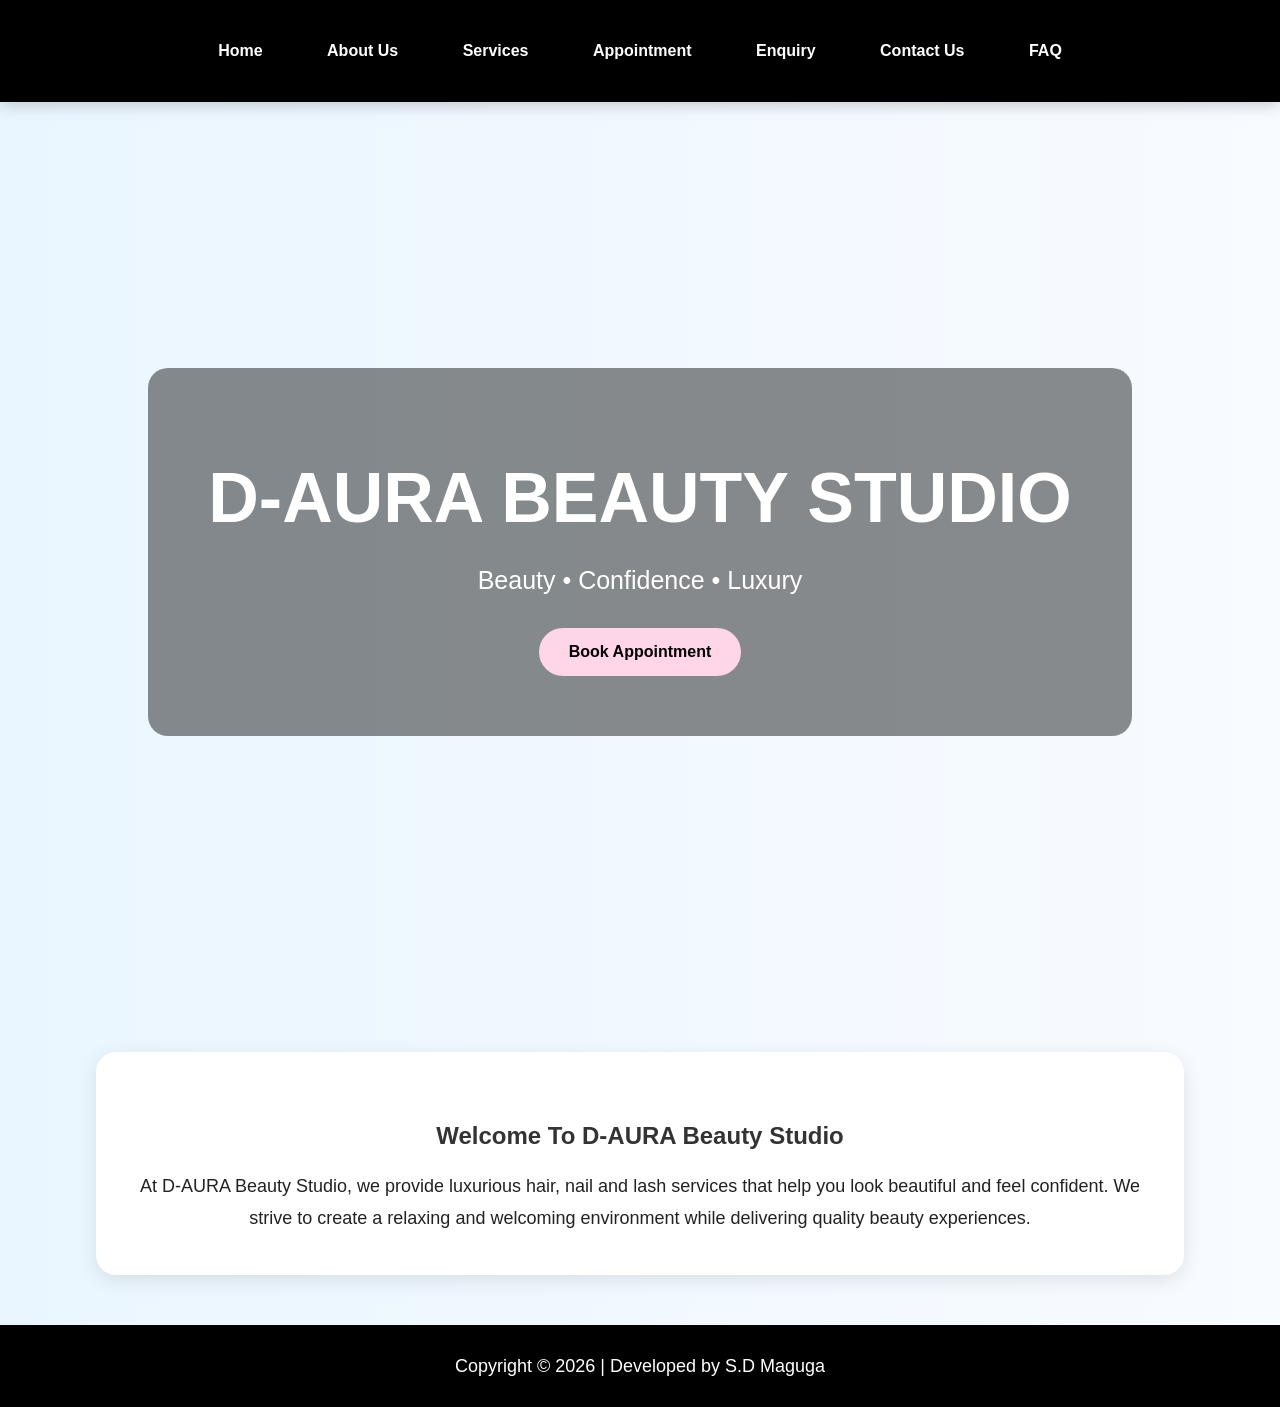
<file: Index.html>
<!DOCTYPE html>
<html lang="en">
<head>
<meta charset="UTF-8">
<meta name="viewport" content="width=device-width, initial-scale=1.0">
<title>D-AURA Beauty Studio</title>

<link rel="stylesheet" href="CSS/style.css">
<script src="JS/script.js" defer></script>

</head>

<body>

<nav>
<a href="Index.html">Home</a>
<a href="about us.html">About Us</a>
<a href="services.html">Services</a>
<a href="appointment.html">Appointment</a>
<a href="enquiry.html">Enquiry</a>
<a href="contact us.html">Contact Us</a>
<a href="faq.html">FAQ</a>
</nav>


<section class="hero">

<div class="overlay">

<h1>D-AURA BEAUTY STUDIO</h1>

<p>Beauty • Confidence • Luxury</p>

<button onclick="window.location='appointment.html'">
Book Appointment
</button>

</div>

</section>


<section class="intro">

<h2>Welcome To D-AURA Beauty Studio</h2>

<p>
At D-AURA Beauty Studio, we provide luxurious hair, nail and lash services
that help you look beautiful and feel confident. We strive to create a
relaxing and welcoming environment while delivering quality beauty experiences.
</p>

</section>


<footer>

<p>Copyright © 2026 | Developed by S.D Maguga</p>

</footer>

</body>
</html>
</file>
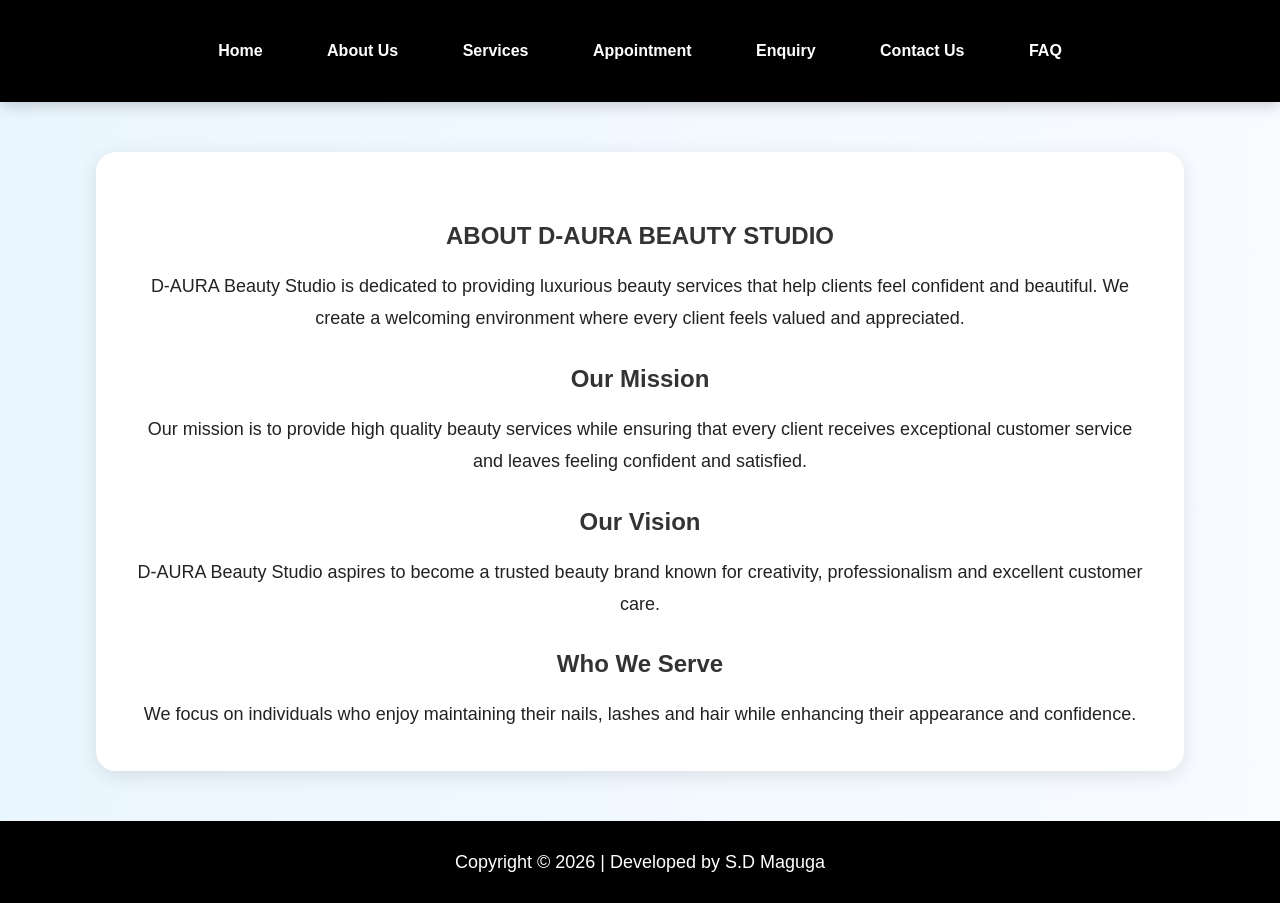
<file: about us.html>
<!DOCTYPE html>
<html lang="en">
<head>
<meta charset="UTF-8">
<meta name="viewport" content="width=device-width, initial-scale=1.0">
<title>About Us</title>

<link rel="stylesheet" href="CSS/style.css">
<script src="JS/script.js" defer></script>

</head>

<body>

<nav>
<a href="Index.html">Home</a>
<a href="about us.html">About Us</a>
<a href="services.html">Services</a>
<a href="appointment.html">Appointment</a>
<a href="enquiry.html">Enquiry</a>
<a href="contact us.html">Contact Us</a>
<a href="faq.html">FAQ</a>
</nav>

<section class="intro">

<h2>ABOUT D-AURA BEAUTY STUDIO</h2>

<p>
D-AURA Beauty Studio is dedicated to providing luxurious beauty services that help clients feel confident and beautiful. We create a welcoming environment where every client feels valued and appreciated.
</p>

<h2>Our Mission</h2>

<p>
Our mission is to provide high quality beauty services while ensuring that every client receives exceptional customer service and leaves feeling confident and satisfied.
</p>

<h2>Our Vision</h2>

<p>
D-AURA Beauty Studio aspires to become a trusted beauty brand known for creativity, professionalism and excellent customer care.
</p>

<h2>Who We Serve</h2>

<p>
We focus on individuals who enjoy maintaining their nails, lashes and hair while enhancing their appearance and confidence.
</p>

</section>

<footer>

<p>Copyright © 2026 | Developed by S.D Maguga</p>

</footer>

</body>
</html>
</file>
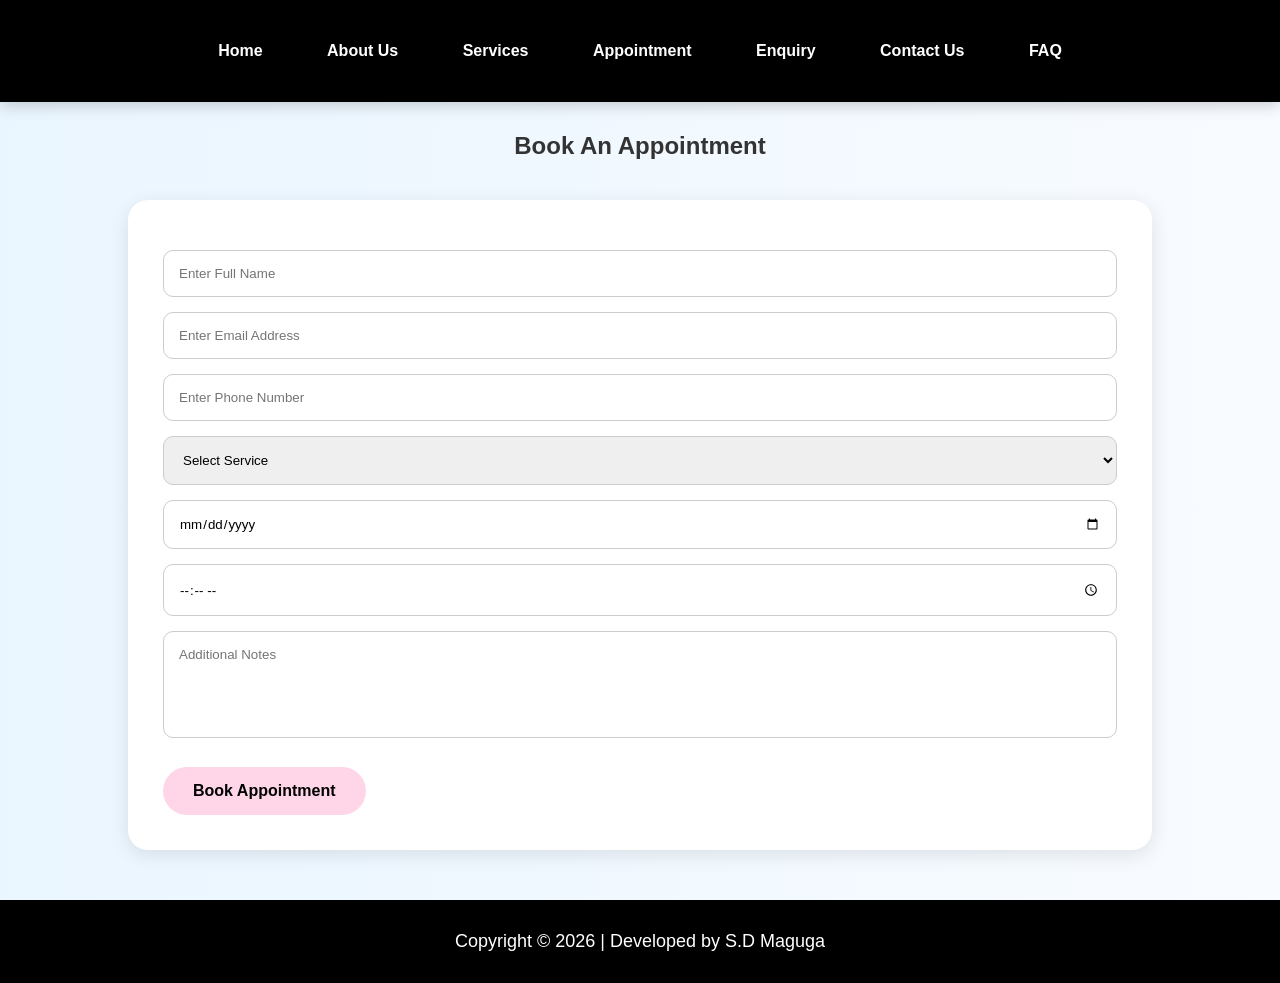
<file: appointment.html>
<!DOCTYPE html>
<html lang="en">
<head>
<meta charset="UTF-8">
<meta name="viewport" content="width=device-width, initial-scale=1.0">
<title>Appointment</title>

<link rel="stylesheet" href="CSS/style.css">
<script src="JS/script.js" defer></script>

</head>

<body>

<nav>
<a href="Index.html">Home</a>
<a href="about us.html">About Us</a>
<a href="services.html">Services</a>
<a href="appointment.html">Appointment</a>
<a href="enquiry.html">Enquiry</a>
<a href="contact us.html">Contact Us</a>
<a href="faq.html">FAQ</a>
</nav>

<h2>Book An Appointment</h2>

<form>

<input type="text" placeholder="Enter Full Name" required>

<input type="email" placeholder="Enter Email Address" required>

<input type="tel" placeholder="Enter Phone Number" required>

<select required>

<option>Select Service</option>

<option>Classic Lashes</option>
<option>Volume Lashes</option>
<option>Hybrid Lashes</option>
<option>Nail Services</option>
<option>Hair Wash</option>
<option>Hair Treatment</option>
<option>Hair Installation</option>
<option>Installation + Styling</option>

</select>

<input type="date" required>

<input type="time" required>

<textarea rows="5" placeholder="Additional Notes"></textarea>

<button type="submit">Book Appointment</button>

</form>

<footer>

<p>Copyright © 2026 | Developed by S.D Maguga</p>

</footer>

</body>
</html>
</file>
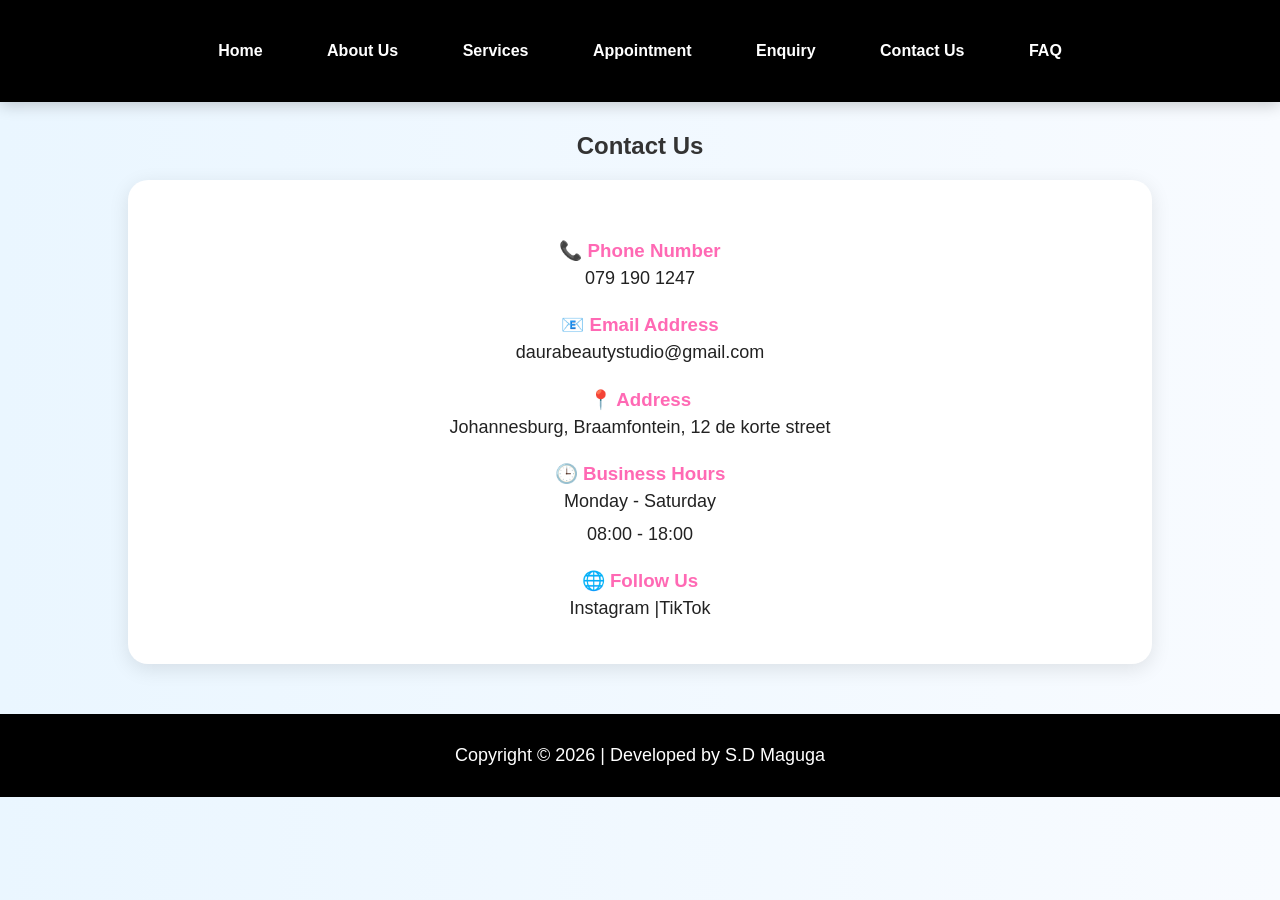
<file: contact us.html>
<!DOCTYPE html>
<html lang="en">
<head>
<meta charset="UTF-8">
<meta name="viewport" content="width=device-width, initial-scale=1.0">
<title>Contact Us</title>

<link rel="stylesheet" href="CSS/style.css">
<script src="JS/script.js" defer></script>

</head>

<body>

<nav>
<a href="Index.html">Home</a>
<a href="about us.html">About Us</a>
<a href="services.html">Services</a>
<a href="appointment.html">Appointment</a>
<a href="enquiry.html">Enquiry</a>
<a href="contact us.html">Contact Us</a>
<a href="faq.html">FAQ</a>
</nav>

<h2>Contact Us</h2>

<div class="contact-box">

<h3>📞 Phone Number</h3>
<p>079 190 1247</p>

<h3>📧 Email Address</h3>
<p>daurabeautystudio@gmail.com</p>

<h3>📍 Address</h3>
<p>Johannesburg, Braamfontein, 12 de korte street </p>

<h3>🕒 Business Hours</h3>
<p>Monday - Saturday</p>
<p>08:00 - 18:00</p>

<h3>🌐 Follow Us</h3>
<p>Instagram |TikTok</p>

</div>

<footer>
<p>Copyright © 2026 | Developed by S.D Maguga</p>
</footer>

</body>
</html>
</file>
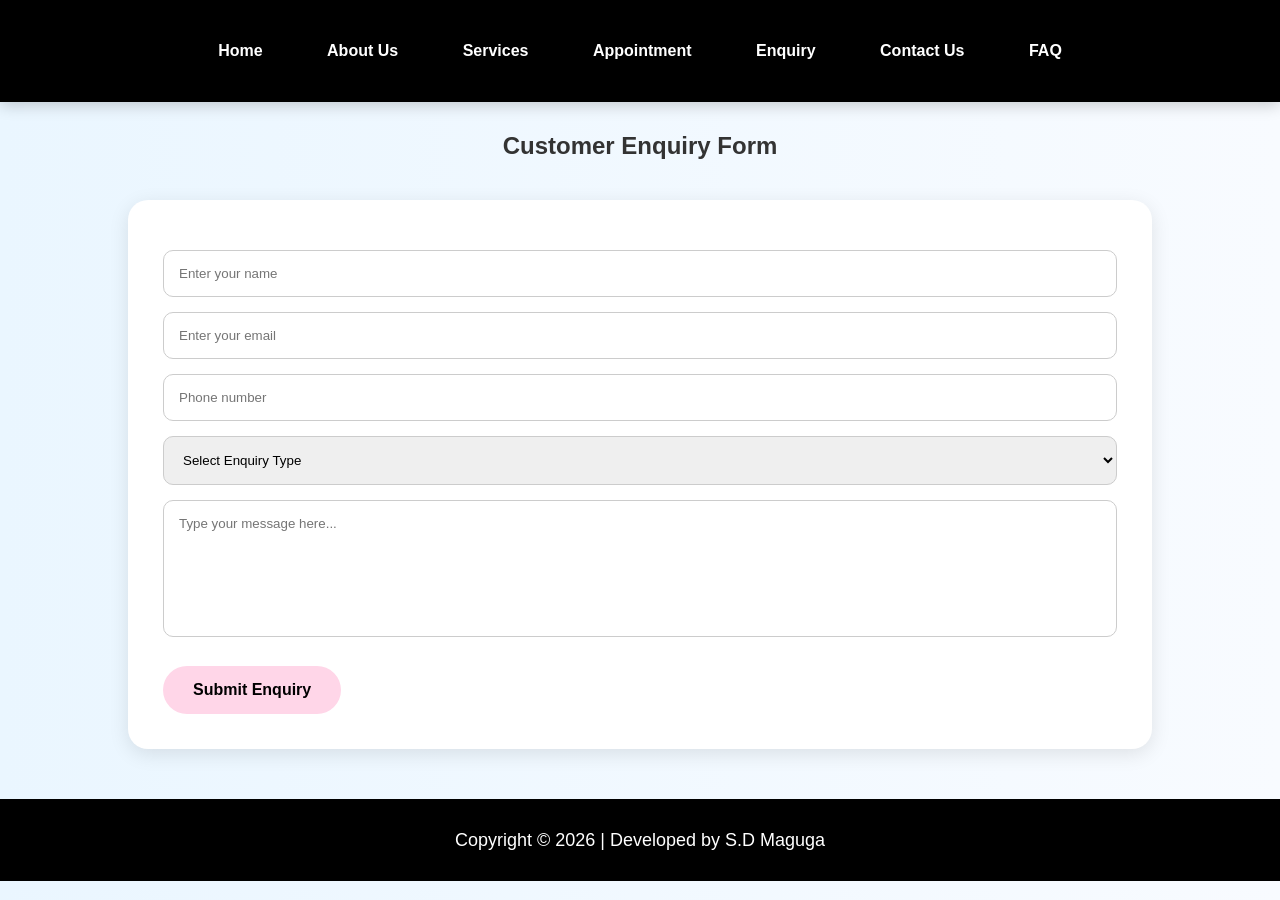
<file: enquiry.html>
<!DOCTYPE html>
<html lang="en">
<head>
<meta charset="UTF-8">
<meta name="viewport" content="width=device-width, initial-scale=1.0">
<title>Enquiry</title>

<link rel="stylesheet" href="CSS/style.css">
<script src="JS/script.js" defer></script>

</head>
<body>

<nav>
<a href="Index.html">Home</a>
<a href="about us.html">About Us</a>
<a href="services.html">Services</a>
<a href="appointment.html">Appointment</a>
<a href="enquiry.html">Enquiry</a>
<a href="contact us.html">Contact Us</a>
<a href="faq.html">FAQ</a>
</nav>

<h2>Customer Enquiry Form</h2>

<form>

<input type="text" placeholder="Enter your name" required>

<input type="email" placeholder="Enter your email" required>

<input type="tel" placeholder="Phone number" required>

<select required>

<option>Select Enquiry Type</option>
<option>Hair Services</option>
<option>Nail Services</option>
<option>Lash Extensions</option>
<option>Booking</option>
<option>General Question</option>

</select>

<textarea rows="7" placeholder="Type your message here..." required></textarea>

<button type="submit">Submit Enquiry</button>

</form>

<footer>
<p>Copyright © 2026 | Developed by S.D Maguga</p>
</footer>

</body>
</html>
</file>
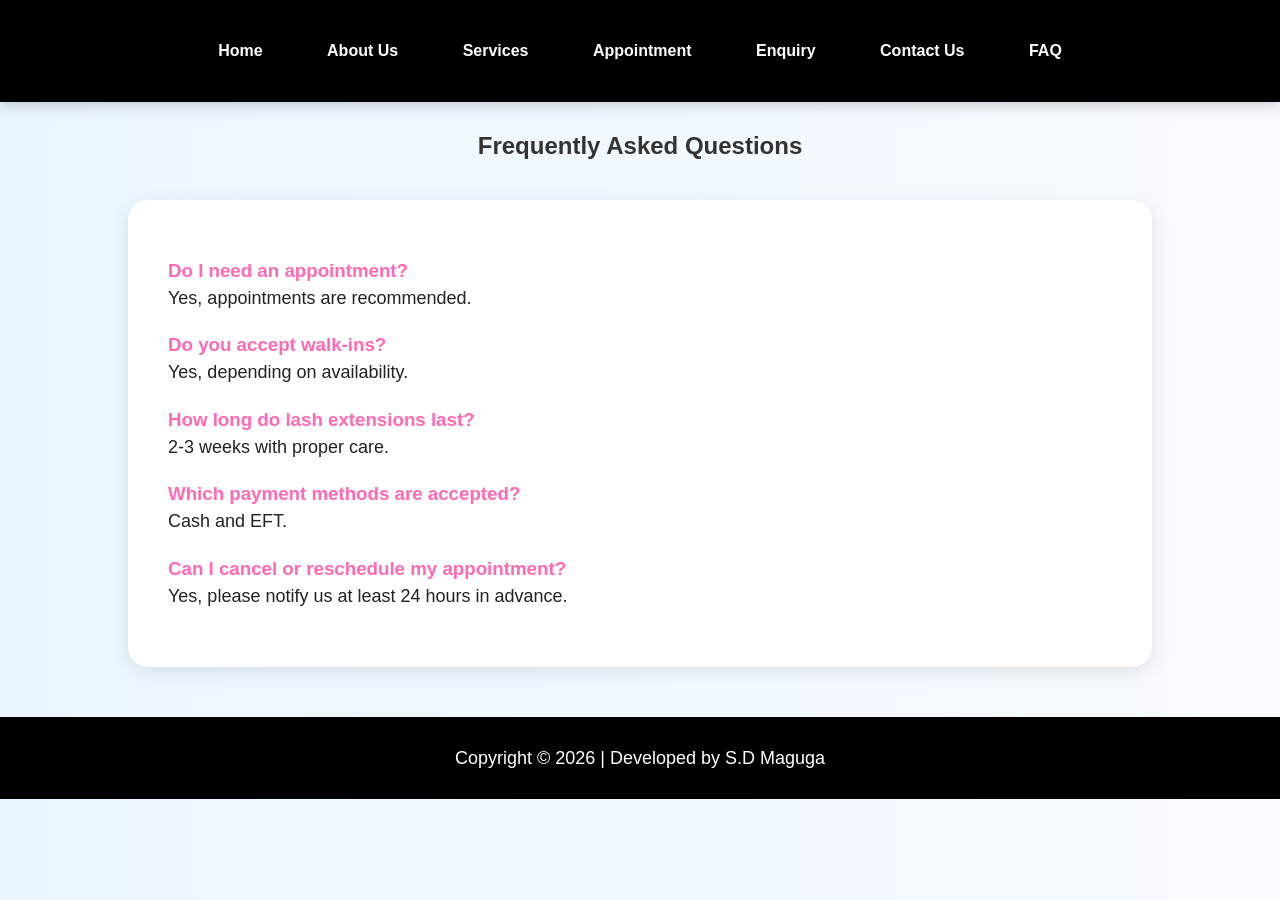
<file: faq.html>
<!DOCTYPE html>
<html lang="en">
<head>
<meta charset="UTF-8">
<meta name="viewport" content="width=device-width, initial-scale=1.0">
<title>FAQ</title>

<link rel="stylesheet" href="CSS/style.css">
<script src="JS/script.js" defer></script>

</head>

<body>

<nav>
<a href="Index.html">Home</a>
<a href="about us.html">About Us</a>
<a href="services.html">Services</a>
<a href="appointment.html">Appointment</a>
<a href="enquiry.html">Enquiry</a>
<a href="contact us.html">Contact Us</a>
<a href="faq.html">FAQ</a>
</nav>

<h2>Frequently Asked Questions</h2>

<div class="faq">

<h3>Do I need an appointment?</h3>
<p>Yes, appointments are recommended.</p>

<h3>Do you accept walk-ins?</h3>
<p>Yes, depending on availability.</p>

<h3>How long do lash extensions last?</h3>
<p>2-3 weeks with proper care.</p>

<h3>Which payment methods are accepted?</h3>
<p>Cash and EFT.</p>

<h3>Can I cancel or reschedule my appointment?</h3>
<p>Yes, please notify us at least 24 hours in advance.</p>

</div>

<footer>
<p>Copyright © 2026 | Developed by S.D Maguga</p>
</footer>

</body>
</html>
</file>
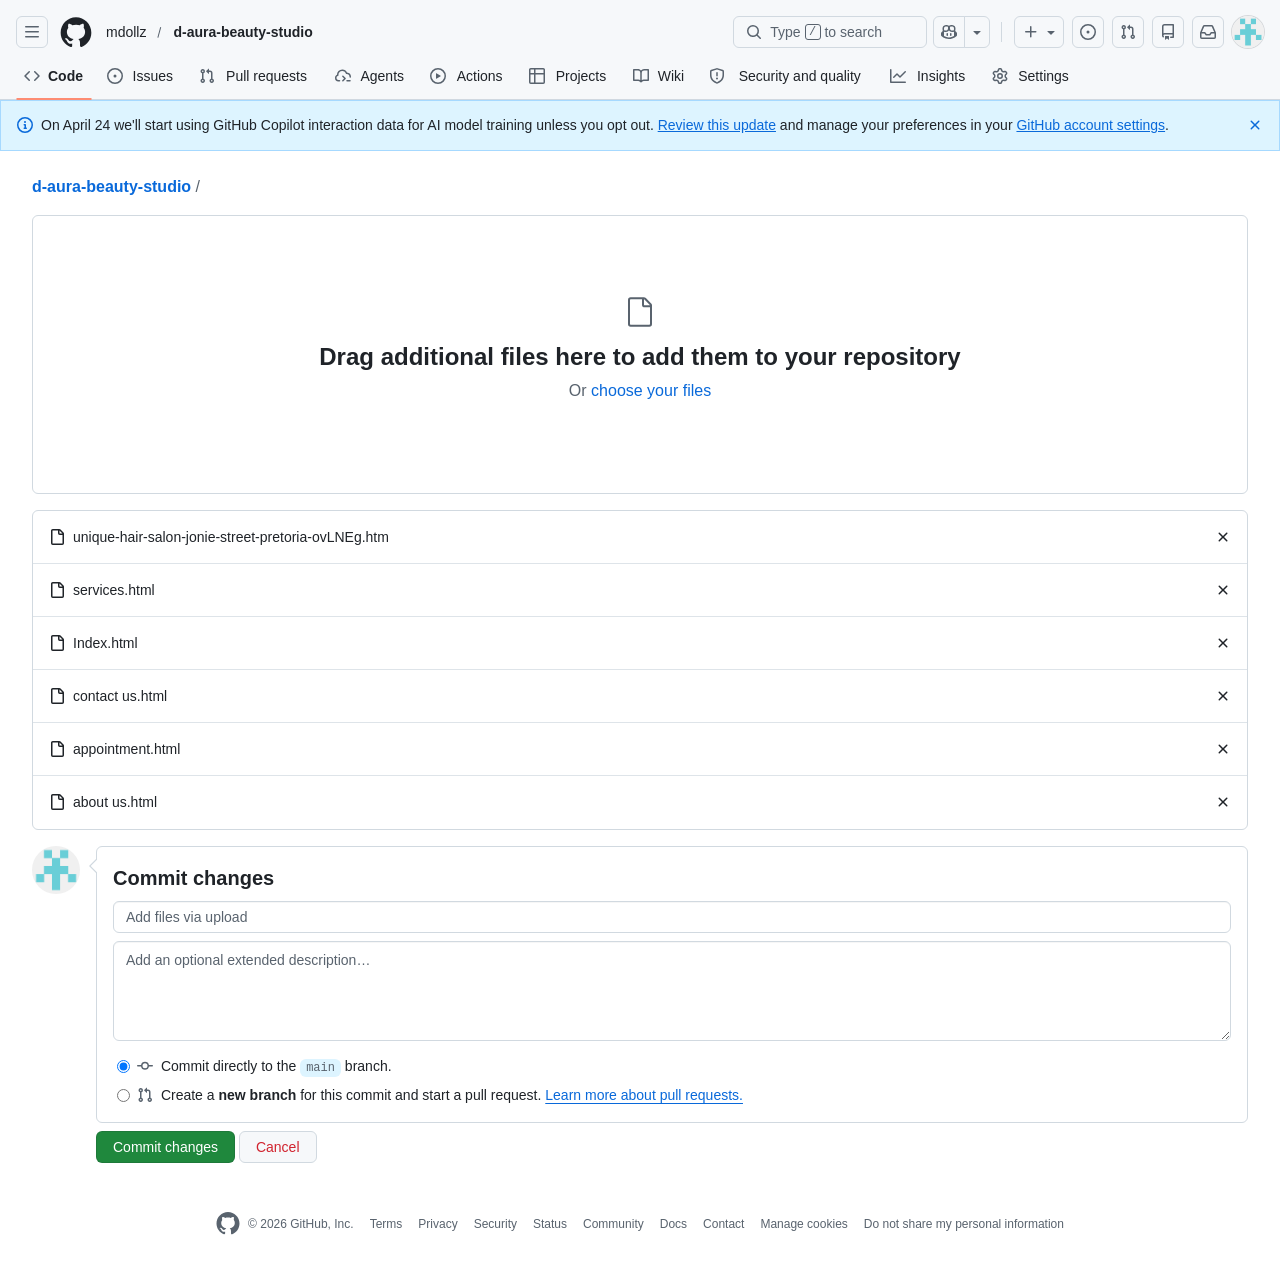
<file: Images/Upload files · mdollz_d-aura-beauty-studio.html>
<!DOCTYPE html>
<!-- saved from url=(0053)https://github.com/mdollz/d-aura-beauty-studio/upload -->
<html lang="en" data-color-mode="auto" data-light-theme="light" data-dark-theme="dark" data-a11y-animated-images="system" data-a11y-link-underlines="true" class="js-focus-visible" data-js-focus-visible="" data-turbo-loaded=""><head><meta http-equiv="Content-Type" content="text/html; charset=UTF-8"><style type="text/css">.turbo-progress-bar {
  position: fixed;
  display: block;
  top: 0;
  left: 0;
  height: 3px;
  background: #0076ff;
  z-index: 2147483647;
  transition:
    width 300ms ease-out,
    opacity 150ms 150ms ease-in;
  transform: translate3d(0, 0, 0);
}
</style><style>
:root {
  --fontStack-monospace: "Monaspace Neon", ui-monospace, SFMono-Regular, SF Mono, Menlo, Consolas, Liberation Mono, monospace !important;
}
</style>




  
    
  <link rel="dns-prefetch" href="https://github.githubassets.com/">
  <link rel="dns-prefetch" href="https://avatars.githubusercontent.com/">
  <link rel="dns-prefetch" href="https://github-cloud.s3.amazonaws.com/">
  <link rel="dns-prefetch" href="https://user-images.githubusercontent.com/">
  <link rel="preconnect" href="https://github.githubassets.com/" crossorigin="">
  <link rel="preconnect" href="https://avatars.githubusercontent.com/">

  

  <link crossorigin="anonymous" media="all" rel="stylesheet" href="./Upload files · mdollz_d-aura-beauty-studio_files/light-8db8ec9d843a6198.css"><link crossorigin="anonymous" media="all" rel="stylesheet" href="./Upload files · mdollz_d-aura-beauty-studio_files/dark-5a2079a7af880b5d.css"><link data-color-theme="light_high_contrast" crossorigin="anonymous" media="all" rel="stylesheet" data-href="https://github.githubassets.com/assets/light_high_contrast-1ebc8c2fbf646f62.css"><link data-color-theme="light_colorblind" crossorigin="anonymous" media="all" rel="stylesheet" data-href="https://github.githubassets.com/assets/light_colorblind-2c630c094e7e58fe.css"><link data-color-theme="light_colorblind_high_contrast" crossorigin="anonymous" media="all" rel="stylesheet" data-href="https://github.githubassets.com/assets/light_colorblind_high_contrast-1e74f08f26690427.css"><link data-color-theme="light_tritanopia" crossorigin="anonymous" media="all" rel="stylesheet" data-href="https://github.githubassets.com/assets/light_tritanopia-a55e823d68b6636a.css"><link data-color-theme="light_tritanopia_high_contrast" crossorigin="anonymous" media="all" rel="stylesheet" data-href="https://github.githubassets.com/assets/light_tritanopia_high_contrast-2a79786d0d9a72b7.css"><link data-color-theme="dark_high_contrast" crossorigin="anonymous" media="all" rel="stylesheet" data-href="https://github.githubassets.com/assets/dark_high_contrast-f22f15c407d6eca1.css"><link data-color-theme="dark_colorblind" crossorigin="anonymous" media="all" rel="stylesheet" data-href="https://github.githubassets.com/assets/dark_colorblind-f483db49f1126b90.css"><link data-color-theme="dark_colorblind_high_contrast" crossorigin="anonymous" media="all" rel="stylesheet" data-href="https://github.githubassets.com/assets/dark_colorblind_high_contrast-666e5c9bc47065ef.css"><link data-color-theme="dark_tritanopia" crossorigin="anonymous" media="all" rel="stylesheet" data-href="https://github.githubassets.com/assets/dark_tritanopia-1424433ddc9f2f2e.css"><link data-color-theme="dark_tritanopia_high_contrast" crossorigin="anonymous" media="all" rel="stylesheet" data-href="https://github.githubassets.com/assets/dark_tritanopia_high_contrast-76544daae5228ed1.css"><link data-color-theme="dark_dimmed" crossorigin="anonymous" media="all" rel="stylesheet" data-href="https://github.githubassets.com/assets/dark_dimmed-90ebacd7fa543c51.css"><link data-color-theme="dark_dimmed_high_contrast" crossorigin="anonymous" media="all" rel="stylesheet" data-href="https://github.githubassets.com/assets/dark_dimmed_high_contrast-9ab7fa96747a4402.css">

  <style type="text/css">
    :root {
      --tab-size-preference: 4;
    }

    pre, code {
      tab-size: var(--tab-size-preference);
    }
  </style>

    <link crossorigin="anonymous" media="all" rel="stylesheet" href="./Upload files · mdollz_d-aura-beauty-studio_files/primer-primitives-0f570a01cbe448fb.css">
    <link crossorigin="anonymous" media="all" rel="stylesheet" href="./Upload files · mdollz_d-aura-beauty-studio_files/primer-tailwind-compatible-c1ecf66661e6c72e.css">
    <link crossorigin="anonymous" media="all" rel="stylesheet" href="./Upload files · mdollz_d-aura-beauty-studio_files/global-c9ae636e7affabfe.css">
    <link crossorigin="anonymous" media="all" rel="stylesheet" href="./Upload files · mdollz_d-aura-beauty-studio_files/github-c94ab8d1f22049a8.css">
  <link crossorigin="anonymous" media="all" rel="stylesheet" href="./Upload files · mdollz_d-aura-beauty-studio_files/repository-6ec84ae2261fecf8.css">
<link crossorigin="anonymous" media="all" rel="stylesheet" href="./Upload files · mdollz_d-aura-beauty-studio_files/code-d879d5822ad7d2fb.css">

  

  <script type="application/json" id="client-env">{"locale":"en","featureFlags":["actions_custom_images_storage_billing_ui_visibility","actions_image_version_event","actions_workflow_language_service_allow_case_function","actions_workflow_language_service_allow_concurrency_queue","agent_conflict_resolution","alternate_user_config_repo","arianotify_comprehensive_migration","batch_suggested_changes","billing_discount_threshold_notification","billing_ui_budget_pagination_enabled","block_user_with_note","code_scanning_alert_tracking_links_phase_2","code_scanning_dfa_degraded_experience_notice","codemirror_inp_optimizations","codeowners_validation_in_diff","codespaces_prebuild_region_target_update","codespaces_tab_react","coding_agent_model_selection","coding_agent_model_selection_all_skus","coding_agent_third_party_model_ui","comment_viewer_copy_raw_markdown","contentful_primer_code_blocks","copilot_agent_image_upload","copilot_agent_snippy","copilot_api_agentic_issue_marshal_yaml","copilot_ask_mode_dropdown","copilot_automation_session_author","copilot_capi_error_response_telemetry","copilot_chat_attach_multiple_images","copilot_chat_clear_model_selection_for_default_change","copilot_chat_disable_model_picker_while_streaming","copilot_chat_enable_tool_call_logs","copilot_chat_explain_error_user_model","copilot_chat_file_redirect","copilot_chat_input_commands","copilot_chat_opening_thread_switch","copilot_chat_reduce_quota_checks","copilot_chat_search_bar_redirect","copilot_chat_selection_attachments","copilot_chat_vision_in_claude","copilot_chat_vision_preview_gate","copilot_custom_copilots","copilot_custom_copilots_feature_preview","copilot_diff_explain_conversation_intent","copilot_diff_reference_context","copilot_disable_cfi_sku_new_signups","copilot_duplicate_thread","copilot_extensions_hide_in_dotcom_chat","copilot_extensions_removal_on_marketplace","copilot_features_sql_server_logo","copilot_file_block_ref_matching","copilot_ftp_hyperspace_upgrade_prompt","copilot_icebreakers_experiment_dashboard","copilot_icebreakers_experiment_hyperspace","copilot_immersive_code_block_transition_wrap","copilot_immersive_embedded","copilot_immersive_file_block_transition_open","copilot_immersive_file_preview_keep_mounted","copilot_immersive_job_result_preview","copilot_immersive_layout_routes","copilot_immersive_structured_model_picker","copilot_immersive_task_hyperlinking","copilot_immersive_task_within_chat_thread","copilot_issue_list_show_more","copilot_mc_cli_resume_any_users_task","copilot_mission_control_always_send_integration_id","copilot_mission_control_cli_resume_with_task_id","copilot_mission_control_initial_data_spinner","copilot_mission_control_lazy_load_pr_data","copilot_mission_control_scroll_to_bottom_button","copilot_mission_control_task_alive_updates","copilot_org_policy_page_focus_mode","copilot_premium_request_quotas","copilot_redirect_header_button_to_agents","copilot_resource_panel","copilot_scroll_preview_tabs","copilot_share_active_subthread","copilot_spaces_ga","copilot_spaces_individual_policies_ga","copilot_spaces_pagination","copilot_spark_empty_state","copilot_spark_handle_nil_friendly_name","copilot_swe_agent_hide_model_picker_if_only_auto","copilot_swe_agent_pr_comment_model_picker","copilot_swe_agent_use_subagents","copilot_task_api_github_rest_style","copilot_unconfigured_is_inherited","copilot_usage_metrics_ga","copilot_workbench_slim_line_top_tabs","custom_instructions_file_references","dashboard_indexeddb_caching","dashboard_lists_max_age_filter","dashboard_universe_2025","dashboard_universe_2025_feedback_dialog","dead_click_detection","fgpat_permissions_selector_redesign","flex_cta_groups_mvp","github_models_scheduled_hydro_events","global_nav_react","hide_groups_list_for_few_groups","hyperspace_2025_logged_out_batch_1","hyperspace_2025_logged_out_batch_2","hyperspace_2025_logged_out_batch_3","ipm_global_transactional_message_agents","ipm_global_transactional_message_copilot","ipm_global_transactional_message_issues","ipm_global_transactional_message_prs","ipm_global_transactional_message_repos","ipm_global_transactional_message_spaces","issue_cca_modal_open","issue_cca_multi_assign_modal","issue_cca_visualization","issue_fields_global_search","issues_bulk_sync_search_indexing","issues_expanded_file_types","issues_lazy_load_comment_box_suggestions","issues_react_bots_timeline_pagination","issues_react_chrome_container_query_fix","issues_react_include_bots_in_pickers","issues_react_relay_cache_index","issues_react_timeline_side_panel","issues_react_ui_feedback","issues_search_type_gql","landing_pages_ninetailed","landing_pages_web_vitals_tracking","lifecycle_label_name_updates","low_quality_classifier","marketing_pages_search_explore_provider","memex_default_issue_create_repository","memex_live_update_hovercard","memex_mwl_filter_field_delimiter","memex_remove_deprecated_type_issue","memex_roadmap_drag_style","merge_status_header_feedback","notifications_menu_defer_labels","oauth_authorize_clickjacking_protection","octocaptcha_origin_optimization","pr_sfv_new_diff_fetch","prs_checks_react","prs_conversations_react","prs_live_updates_issue_comments","prs_preload_changes_route","prs_review_summaries_in_side_panel","prx_files","pull_request_files_accurate_size_estimates","pull_request_files_virtualization","pull_request_merge_status_button","pull_request_virtualization_preload_diffs","react_blob_overlay","repository_suggester_elastic_search","rules_insights_filter_bar_created","sample_network_conn_type","secret_scanning_pattern_alerts_link","session_logs_ungroup_reasoning_text","site_features_copilot_universe","site_homepage_collaborate_video","spark_prompt_secret_scanning","spark_server_connection_status","suppress_automated_browser_vitals","team_review_requested_by_user_filter","ui_skip_on_anchor_click","viewscreen_sandbox","webp_support","workbench_store_readonly"],"login":"mdollz","copilotApiOverrideUrl":"https://api.individual.githubcopilot.com"}</script>
<script crossorigin="anonymous" type="module" src="./Upload files · mdollz_d-aura-beauty-studio_files/wp-runtime-f45427f4003493b7.js.download" defer="defer"></script>
<script crossorigin="anonymous" type="module" src="./Upload files · mdollz_d-aura-beauty-studio_files/fetch-utilities-23fca2e84f65970f.js.download" defer="defer"></script>
<script crossorigin="anonymous" type="module" src="./Upload files · mdollz_d-aura-beauty-studio_files/85924-e131bec5f99667e1.js.download" defer="defer"></script>
<script crossorigin="anonymous" type="module" src="./Upload files · mdollz_d-aura-beauty-studio_files/28839-734cb6d8a7150172.js.download" defer="defer"></script>
<script crossorigin="anonymous" type="module" src="./Upload files · mdollz_d-aura-beauty-studio_files/34646-ea3a02acfb1affb7.js.download" defer="defer"></script>
<script crossorigin="anonymous" type="module" src="./Upload files · mdollz_d-aura-beauty-studio_files/environment-51c0968cf21c176d.js.download" defer="defer"></script>
<script crossorigin="anonymous" type="module" src="./Upload files · mdollz_d-aura-beauty-studio_files/runtime-helpers-3bb6f7d6b7a2f531.js.download" defer="defer"></script>
<script crossorigin="anonymous" type="module" src="./Upload files · mdollz_d-aura-beauty-studio_files/2966-f6796bfd155feae1.js.download" defer="defer"></script>
<script crossorigin="anonymous" type="module" src="./Upload files · mdollz_d-aura-beauty-studio_files/96232-69d46a31854353d4.js.download" defer="defer"></script>
<script crossorigin="anonymous" type="module" src="./Upload files · mdollz_d-aura-beauty-studio_files/41013-7a6deee6d6ff15eb.js.download" defer="defer"></script>
<script crossorigin="anonymous" type="module" src="./Upload files · mdollz_d-aura-beauty-studio_files/51210-3abb7238871a5b29.js.download" defer="defer"></script>
<script crossorigin="anonymous" type="module" src="./Upload files · mdollz_d-aura-beauty-studio_files/64247-5fcfe92512e38512.js.download" defer="defer"></script>
<script crossorigin="anonymous" type="module" src="./Upload files · mdollz_d-aura-beauty-studio_files/81683-1370179bf9bdc0f0.js.download" defer="defer"></script>
<script crossorigin="anonymous" type="module" src="./Upload files · mdollz_d-aura-beauty-studio_files/9338-6be513b239268c6e.js.download" defer="defer"></script>
<script crossorigin="anonymous" type="module" src="./Upload files · mdollz_d-aura-beauty-studio_files/46740-6606b1026a237412.js.download" defer="defer"></script>
<script crossorigin="anonymous" type="module" src="./Upload files · mdollz_d-aura-beauty-studio_files/53102-7adf5a6968114b74.js.download" defer="defer"></script>
<script crossorigin="anonymous" type="module" src="./Upload files · mdollz_d-aura-beauty-studio_files/github-elements-f78f5f1cfce010ca.js.download" defer="defer"></script>
<script crossorigin="anonymous" type="module" src="./Upload files · mdollz_d-aura-beauty-studio_files/element-registry-783309649cc633b2.js.download" defer="defer"></script>
<script crossorigin="anonymous" type="module" src="./Upload files · mdollz_d-aura-beauty-studio_files/react-core-bf06723a2e7ee447.js.download" defer="defer"></script>
<script crossorigin="anonymous" type="module" src="./Upload files · mdollz_d-aura-beauty-studio_files/react-lib-a4cf89fce9a1300a.js.download" defer="defer"></script>
<script crossorigin="anonymous" type="module" src="./Upload files · mdollz_d-aura-beauty-studio_files/7053-fe40037405b8998b.js.download" defer="defer"></script>
<script crossorigin="anonymous" type="module" src="./Upload files · mdollz_d-aura-beauty-studio_files/58889-d610f96b052eeec5.js.download" defer="defer"></script>
<script crossorigin="anonymous" type="module" src="./Upload files · mdollz_d-aura-beauty-studio_files/79039-2565b539a6ebc09b.js.download" defer="defer"></script>
<script crossorigin="anonymous" type="module" src="./Upload files · mdollz_d-aura-beauty-studio_files/61110-93cf7706e5dc8bfa.js.download" defer="defer"></script>
<script crossorigin="anonymous" type="module" src="./Upload files · mdollz_d-aura-beauty-studio_files/2887-47ac9a4b8862e6bf.js.download" defer="defer"></script>
<script crossorigin="anonymous" type="module" src="./Upload files · mdollz_d-aura-beauty-studio_files/26533-4df1172b25427069.js.download" defer="defer"></script>
<script crossorigin="anonymous" type="module" src="./Upload files · mdollz_d-aura-beauty-studio_files/86483-92f38323ee870655.js.download" defer="defer"></script>
<script crossorigin="anonymous" type="module" src="./Upload files · mdollz_d-aura-beauty-studio_files/28153-9a1a3fc3bf344626.js.download" defer="defer"></script>
<script crossorigin="anonymous" type="module" src="./Upload files · mdollz_d-aura-beauty-studio_files/60481-1a8127058c27e9af.js.download" defer="defer"></script>
<script crossorigin="anonymous" type="module" src="./Upload files · mdollz_d-aura-beauty-studio_files/46287-6c0cfc2c01413513.js.download" defer="defer"></script>
<script crossorigin="anonymous" type="module" src="./Upload files · mdollz_d-aura-beauty-studio_files/2498-3d75f19334baa301.js.download" defer="defer"></script>
<script crossorigin="anonymous" type="module" src="./Upload files · mdollz_d-aura-beauty-studio_files/61025-bb3e9d6f928ce438.js.download" defer="defer"></script>
<script crossorigin="anonymous" type="module" src="./Upload files · mdollz_d-aura-beauty-studio_files/89627-9ab4452238989035.js.download" defer="defer"></script>
<script crossorigin="anonymous" type="module" src="./Upload files · mdollz_d-aura-beauty-studio_files/79087-311cd6c222a9369e.js.download" defer="defer"></script>
<script crossorigin="anonymous" type="module" src="./Upload files · mdollz_d-aura-beauty-studio_files/49029-6159bf90b476d32f.js.download" defer="defer"></script>
<script crossorigin="anonymous" type="module" src="./Upload files · mdollz_d-aura-beauty-studio_files/99328-feb98d72e6134e37.js.download" defer="defer"></script>
<script crossorigin="anonymous" type="module" src="./Upload files · mdollz_d-aura-beauty-studio_files/behaviors-85ebd2ae319cad95.js.download" defer="defer"></script>
<link crossorigin="anonymous" media="all" rel="stylesheet" href="./Upload files · mdollz_d-aura-beauty-studio_files/react-core.9f410d7d1aacec93.module.css">
<script crossorigin="anonymous" type="module" src="./Upload files · mdollz_d-aura-beauty-studio_files/4244-d059aa88db6f6f3b.js.download" defer="defer"></script>
<script crossorigin="anonymous" type="module" src="./Upload files · mdollz_d-aura-beauty-studio_files/notifications-global-3fa46b9a6c6c431f.js.download" defer="defer"></script>
<script crossorigin="anonymous" type="module" src="./Upload files · mdollz_d-aura-beauty-studio_files/19262-313c6e4aa6bc1abc.js.download" defer="defer"></script>
<script crossorigin="anonymous" type="module" src="./Upload files · mdollz_d-aura-beauty-studio_files/73285-f283e05f3339e7b3.js.download" defer="defer"></script>
<script crossorigin="anonymous" type="module" src="./Upload files · mdollz_d-aura-beauty-studio_files/70206-3ba10f6524cc3c66.js.download" defer="defer"></script>
<script crossorigin="anonymous" type="module" src="./Upload files · mdollz_d-aura-beauty-studio_files/19930-d7474e22a5e73a83.js.download" defer="defer"></script>
<script crossorigin="anonymous" type="module" src="./Upload files · mdollz_d-aura-beauty-studio_files/repositories-a87b03b7ad454a08.js.download" defer="defer"></script>
  
  <script crossorigin="anonymous" type="module" src="./Upload files · mdollz_d-aura-beauty-studio_files/primer-react-6dbbf6a6b62127f5.js.download" defer="defer"></script>
<script crossorigin="anonymous" type="module" src="./Upload files · mdollz_d-aura-beauty-studio_files/octicons-react-a181826f33dcd4d8.js.download" defer="defer"></script>
<script crossorigin="anonymous" type="module" src="./Upload files · mdollz_d-aura-beauty-studio_files/37869-a873e81f0fcb98e2.js.download" defer="defer"></script>
<script crossorigin="anonymous" type="module" src="./Upload files · mdollz_d-aura-beauty-studio_files/15272-00d6ef52b0f88c77.js.download" defer="defer"></script>
<script crossorigin="anonymous" type="module" src="./Upload files · mdollz_d-aura-beauty-studio_files/46502-ee4e70db1b782857.js.download" defer="defer"></script>
<script crossorigin="anonymous" type="module" src="./Upload files · mdollz_d-aura-beauty-studio_files/23559-328212d054af4c17.js.download" defer="defer"></script>
<script crossorigin="anonymous" type="module" src="./Upload files · mdollz_d-aura-beauty-studio_files/59852-5590c0c6714d20ab.js.download" defer="defer"></script>
<script crossorigin="anonymous" type="module" src="./Upload files · mdollz_d-aura-beauty-studio_files/3624-e2fcb28c28b4d319.js.download" defer="defer"></script>
<script crossorigin="anonymous" type="module" src="./Upload files · mdollz_d-aura-beauty-studio_files/66231-e5fbc544a569ca6a.js.download" defer="defer"></script>
<script crossorigin="anonymous" type="module" src="./Upload files · mdollz_d-aura-beauty-studio_files/41110-bf1fbe4fd0f79f3c.js.download" defer="defer"></script>
<script crossorigin="anonymous" type="module" src="./Upload files · mdollz_d-aura-beauty-studio_files/26497-2f8ef07757ee4a86.js.download" defer="defer"></script>
<script crossorigin="anonymous" type="module" src="./Upload files · mdollz_d-aura-beauty-studio_files/editor-280b42a8f6be6e0e.js.download" defer="defer"></script>
<link crossorigin="anonymous" media="all" rel="stylesheet" href="./Upload files · mdollz_d-aura-beauty-studio_files/primer-react-css.c9ae9d384671ffd7.module.css">
<link crossorigin="anonymous" media="all" rel="stylesheet" href="./Upload files · mdollz_d-aura-beauty-studio_files/editor.b5832dfa3706e753.module.css">


  <title>Upload files · mdollz/d-aura-beauty-studio</title>



  <meta name="route-pattern" content="/:user_id/:repository/upload(/:name)(/*path)(.:format)" data-turbo-transient="">
  <meta name="route-controller" content="repository_uploads" data-turbo-transient="">
  <meta name="route-action" content="index" data-turbo-transient="">
  <meta name="fetch-nonce" content="v2:9203899e-b9b0-cdd7-9a98-e4fa72ff61bf">

    
  <meta name="current-catalog-service-hash" content="78339b992060a6a11548e4f18438b88c3ea1eec1b6705962d1fd145365fa2db1">


  <meta name="request-id" content="D979:3E94F1:149A52:1FC0FB:69E69645" data-turbo-transient="true"><meta name="html-safe-nonce" content="5fe233bafa40a78e753ee74e973916dd17ce385ed0fb76aa837f8a0a70817e1b" data-turbo-transient="true"><meta name="visitor-payload" content="[base64]" data-turbo-transient="true"><meta name="visitor-hmac" content="9a458e843538ed6750f03a166ccec66545a5c8f13eefcebcb23097e665175d8d" data-turbo-transient="true">


    <meta name="hovercard-subject-tag" content="repository:1216335324" data-turbo-transient="">


  <meta name="github-keyboard-shortcuts" content="repository,copilot" data-turbo-transient="true">
  

  <meta name="selected-link" value="repo_source" data-turbo-transient="">
  <link rel="assets" href="https://github.githubassets.com/">

    <meta name="google-site-verification" content="Apib7-x98H0j5cPqHWwSMm6dNU4GmODRoqxLiDzdx9I">

<meta name="octolytics-url" content="https://collector.github.com/github/collect"><meta name="octolytics-actor-id" content="260856371"><meta name="octolytics-actor-login" content="mdollz"><meta name="octolytics-actor-hash" content="d05940073cf0914fa801f1c072951ab74c6e4adedba2d321f5f207e25fb1b0fe">





  <meta name="analytics-location" content="/&lt;user-name&gt;/&lt;repo-name&gt;/repository_uploads/index" data-turbo-transient="true">

  




    <meta name="user-login" content="mdollz">

  <link rel="sudo-modal" href="https://github.com/sessions/sudo_modal">

    <meta name="viewport" content="width=device-width">

    

      <meta name="description" content="A salon that thrives to change women&#39;s live by giving them the appearance and confidence they want. - Upload files · mdollz/d-aura-beauty-studio">

      <link rel="search" type="application/opensearchdescription+xml" href="https://github.com/opensearch.xml" title="GitHub">

    <link rel="fluid-icon" href="https://github.com/fluidicon.png" title="GitHub">
    <meta property="fb:app_id" content="1401488693436528">
    <meta name="apple-itunes-app" content="app-id=1477376905, app-argument=https://github.com/mdollz/d-aura-beauty-studio/upload">

      <meta name="twitter:image" content="https://opengraph.githubassets.com/b92d6143185e92be99d2c0be99a095f28dbf46be9311dc79f78222123390be96/mdollz/d-aura-beauty-studio"><meta name="twitter:site" content="@github"><meta name="twitter:card" content="summary_large_image"><meta name="twitter:title" content="Upload files · mdollz/d-aura-beauty-studio"><meta name="twitter:description" content="A salon that thrives to change women&#39;s live by giving them the appearance and confidence they want. - Upload files · mdollz/d-aura-beauty-studio">
  <meta property="og:image" content="https://opengraph.githubassets.com/b92d6143185e92be99d2c0be99a095f28dbf46be9311dc79f78222123390be96/mdollz/d-aura-beauty-studio"><meta property="og:image:alt" content="A salon that thrives to change women&#39;s live by giving them the appearance and confidence they want. - Upload files · mdollz/d-aura-beauty-studio"><meta property="og:image:width" content="1200"><meta property="og:image:height" content="600"><meta property="og:site_name" content="GitHub"><meta property="og:type" content="object"><meta property="og:title" content="Upload files · mdollz/d-aura-beauty-studio"><meta property="og:url" content="https://github.com/mdollz/d-aura-beauty-studio"><meta property="og:description" content="A salon that thrives to change women&#39;s live by giving them the appearance and confidence they want. - Upload files · mdollz/d-aura-beauty-studio">
  


      <link rel="shared-web-socket" href="wss://alive.github.com/_sockets/u/260856371/ws?session=eyJ2IjoiVjMiLCJ1IjoyNjA4NTYzNzEsInMiOjIwNjM3NzE2MTIsImMiOjQ3MDQ0NTkwNCwidCI6MTc3NjcxOTQzNn0=--1abb12d08f83c64aace6b255568f6e4a48d95051aa3c4ea8331d55fa10a347cb" data-refresh-url="/_alive" data-session-id="1874fb28518f52545fe620f928f39df32352a8f52d2c6518d55aa82ad8a03713">
      <link rel="shared-web-socket-src" href="https://github.com/assets-cdn/worker/socket-worker-7c82e8f232ff0383.js">

      <link rel="service-worker-src" href="https://github.com/assets-cdn/worker/service-worker-fc18bd62d7d34e0f.js?current_user=mdollz&amp;errors_url=https%3A%2F%2Fapi.github.com%2F_private%2Fbrowser%2Ferrors&amp;release=ca4565ca67622fd16059405d7f868f68bda4d49b&amp;actor_id=260856371&amp;is_staff=false&amp;analytics_collector_url=https%3A%2F%2Fcollector.github.com%2Fgithub%2Fcollect">

      <meta name="hostname" content="github.com">


      <meta name="keyboard-shortcuts-preference" content="all">
      <meta name="hovercards-preference" content="true">
      <meta name="announcement-preference-hovercard" content="true">

        <meta name="expected-hostname" content="github.com">


  <meta http-equiv="x-pjax-version" content="6f7b5a084b2067e3ca2a49e83a3b3f7aa90bb7c8831ba89ada102eaef40271e2" data-turbo-track="reload">
  <meta http-equiv="x-pjax-csp-version" content="568c098497d98702bac1642a2a853732a047a6ced28eabd3e15d50041a890235" data-turbo-track="reload">
  <meta http-equiv="x-pjax-css-version" content="89e1c3e50bdf496cfbb557ee86203b1ef6b1469ed0782e6bf46db027b8d29f96" data-turbo-track="reload">
  <meta http-equiv="x-pjax-js-version" content="ef05e426293ebc6c36f6256eaa3d00b63a5f6c574146a3e40f48ef8d89ba7f3d" data-turbo-track="reload">

  <meta name="turbo-cache-control" content="no-preview" data-turbo-transient="">

      <meta name="go-import" content="github.com/mdollz/d-aura-beauty-studio git https://github.com/mdollz/d-aura-beauty-studio.git">

  <meta name="octolytics-dimension-user_id" content="260856371"><meta name="octolytics-dimension-user_login" content="mdollz"><meta name="octolytics-dimension-repository_id" content="1216335324"><meta name="octolytics-dimension-repository_nwo" content="mdollz/d-aura-beauty-studio"><meta name="octolytics-dimension-repository_public" content="true"><meta name="octolytics-dimension-repository_is_fork" content="false"><meta name="octolytics-dimension-repository_network_root_id" content="1216335324"><meta name="octolytics-dimension-repository_network_root_nwo" content="mdollz/d-aura-beauty-studio">



    

    <meta name="turbo-body-classes" content="logged-in env-production page-responsive">
  <meta name="disable-turbo" content="false">


  <meta name="browser-stats-url" content="https://api.github.com/_private/browser/stats">

  <meta name="browser-errors-url" content="https://api.github.com/_private/browser/errors">

  <meta name="release" content="ca4565ca67622fd16059405d7f868f68bda4d49b">
  <meta name="ui-target" content="full">

  <link rel="mask-icon" href="https://github.githubassets.com/assets/pinned-octocat-093da3e6fa40.svg" color="#000000">
  <link rel="alternate icon" class="js-site-favicon" type="image/png" href="https://github.githubassets.com/favicons/favicon.png">
  <link rel="icon" class="js-site-favicon" type="image/svg+xml" href="https://github.githubassets.com/favicons/favicon.svg" data-base-href="https://github.githubassets.com/favicons/favicon">

<meta name="theme-color" content="#1e2327">
<meta name="color-scheme" content="light dark">


  <link rel="manifest" href="https://github.com/manifest.json" crossorigin="use-credentials">

  <link rel="stylesheet" type="text/css" href="./Upload files · mdollz_d-aura-beauty-studio_files/81758.494563ec073c4e48.module.css" crossorigin="anonymous"><link rel="stylesheet" type="text/css" href="./Upload files · mdollz_d-aura-beauty-studio_files/38963.f70dfea92b138b01.module.css" crossorigin="anonymous"><link rel="stylesheet" type="text/css" href="./Upload files · mdollz_d-aura-beauty-studio_files/10973.fbd4824947df2df8.module.css" crossorigin="anonymous"><link rel="stylesheet" type="text/css" href="./Upload files · mdollz_d-aura-beauty-studio_files/53839.52201ac8c146881f.module.css" crossorigin="anonymous"><style id="ms-consent-banner-main-styles">.w8hcgFksdo30C8w-bygqu{color:#000}.ydkKdaztSS0AeHWIeIHsQ a{color:#0067B8}.erL690_8JwUW-R4bJRcfl{background-color:#EBEBEB;border:none;color:#000}.erL690_8JwUW-R4bJRcfl:enabled:hover{color:#000;background-color:#DBDBDB;box-shadow:0px 4px 10px rgba(0,0,0,0.25);border:none}.erL690_8JwUW-R4bJRcfl:enabled:focus{background-color:#DBDBDB;box-shadow:0px 4px 10px rgba(0,0,0,0.25);border:2px solid #000}.erL690_8JwUW-R4bJRcfl:disabled{opacity:1;color:rgba(0,0,0,0.2);background-color:rgba(0,0,0,0.2);border:none}._1zNQOqxpBFSokeCLGi_hGr{border:none;background-color:#0067B8;color:#fff}._1zNQOqxpBFSokeCLGi_hGr:enabled:hover{color:#fff;background-color:#0067B8;box-shadow:0px 4px 10px rgba(0,0,0,0.25);border:none}._1zNQOqxpBFSokeCLGi_hGr:enabled:focus{background-color:#0067B8;box-shadow:0px 4px 10px rgba(0,0,0,0.25);border:2px solid #000}._1zNQOqxpBFSokeCLGi_hGr:disabled{opacity:1;color:rgba(0,0,0,0.2);background-color:rgba(0,120,215,0.2);border:none}._23tra1HsiiP6cT-Cka-ycB{position:relative;display:flex;z-index:9999;width:100%;background-color:#F2F2F2;justify-content:space-between;text-align:left}div[dir="rtl"]._23tra1HsiiP6cT-Cka-ycB{text-align:right}._1Upc2NjY8AlDn177YoVj0y{margin:0;padding-left:5%;padding-top:8px;padding-bottom:8px}div[dir="rtl"] ._1Upc2NjY8AlDn177YoVj0y{margin:0;padding:8px 5% 8px 0;float:none}._23tra1HsiiP6cT-Cka-ycB svg{fill:none;max-width:none;max-height:none}._1V_hlU-7jdtPiooHMu89BB{display:table-cell;padding:12px;width:24px;height:24px;font-family:Segoe UI, SegoeUI, Arial, sans-serif;font-style:normal;font-weight:normal;font-size:24px;line-height:0}.f6QKJD7fhSbnJLarTL-W-{display:table-cell;vertical-align:middle;padding:0;font-family:Segoe UI, SegoeUI, Arial, sans-serif;font-style:normal;font-weight:normal;font-size:13px;line-height:16px}.f6QKJD7fhSbnJLarTL-W- a{text-decoration:underline}._2j0fmugLb1FgYz6KPuB91w{display:inline-block;margin-left:5%;margin-right:5%;min-width:40%;min-width:calc((150px + 3 * 4px) * 2 + 150px);min-width:-webkit-fit-content;min-width:-moz-fit-content;min-width:fit-content;align-self:center;position:relative}._1XuCi2WhiqeWRUVp3pnFG3{margin:4px;padding:5px;min-width:150px;min-height:36px;vertical-align:top;cursor:pointer;font-family:Segoe UI, SegoeUI, Arial, sans-serif;font-style:normal;font-weight:normal;font-size:15px;line-height:20px;text-align:center}._1XuCi2WhiqeWRUVp3pnFG3:focus{box-sizing:border-box}._1XuCi2WhiqeWRUVp3pnFG3:disabled{cursor:not-allowed}._2bvsb3ubApyZ0UGoQA9O9T{display:block;position:fixed;z-index:10000;top:0;left:0;width:100%;height:100%;background-color:rgba(255,255,255,0.6);overflow:auto;text-align:left}div[dir="rtl"]._2bvsb3ubApyZ0UGoQA9O9T{text-align:right}div[dir="rtl"] ._2bvsb3ubApyZ0UGoQA9O9T{left:auto;right:0}.AFsJE948muYyzCMktdzuk{position:relative;top:8%;margin-bottom:40px;margin-left:auto;margin-right:auto;box-sizing:border-box;width:640px;background-color:#fff;border:1px solid #0067B8}._3kWyBRbW_dgnMiEyx06Fu4{float:right;z-index:1;margin:2px;padding:12px;border:none;cursor:pointer;font-family:Segoe UI, SegoeUI, Arial, sans-serif;font-style:normal;font-weight:normal;font-size:13px;line-height:13px;display:flex;align-items:center;text-align:center;color:#666;background-color:#fff}div[dir="rtl"] ._3kWyBRbW_dgnMiEyx06Fu4{margin:2px;padding:12px;float:left}.uCYvKvHXrhjNgflv1VqdD{position:static;margin-top:36px;margin-left:36px;margin-right:36px}._17pX1m9O_W--iZbDt3Ta5r{margin-top:0;margin-bottom:12px;font-family:Segoe UI, SegoeUI, Arial, sans-serif;font-style:normal;font-weight:600;font-size:20px;line-height:24px;text-transform:none}._1kBkHQ1V1wu3kl-YcLgUr6{height:446px;overflow:auto}._20_nXDf6uFs9Q6wxRXG-I-{margin-top:0;font-family:Segoe UI, SegoeUI, Arial, sans-serif;font-style:normal;font-weight:normal;font-size:15px;line-height:20px}._20_nXDf6uFs9Q6wxRXG-I- a{text-decoration:underline}dl._2a0NH_GDQEQe5Ynfo7suVH{margin-top:36px;margin-bottom:0;padding:0;list-style:none;text-transform:none}dt._3j_LCPv7fyXv3A8FIXVwZ4{margin-top:20px;float:none;font-family:Segoe UI, SegoeUI, Arial, sans-serif;font-style:normal;font-weight:600;font-size:18px;line-height:24px;list-style:none}.k-vxTGFbdq1aOZB2HHpjh{margin:0;padding:0;border:none}._2Bucyy75c_ogoU1g-liB5R{margin:0;padding:0;border-bottom:none;font-family:Segoe UI, SegoeUI, Arial, sans-serif;font-style:normal;font-weight:600;font-size:18px;line-height:24px;text-transform:none}._63gwfzV8dclrsl2cfd90r{display:inline-block;margin-top:0;margin-bottom:13px;font-family:Segoe UI, SegoeUI, Arial, sans-serif;font-style:normal;font-weight:normal;font-size:15px;line-height:20px}._1l8wM_4mRYGz3Iu7l3BZR7{display:block}._2UE03QS02aZGkslegN_F-i{display:inline-block;position:relative;left:5px;margin-bottom:13px;margin-right:34px;padding:3px}div[dir="rtl"] ._2UE03QS02aZGkslegN_F-i{margin:0 0 13px 34px;padding:3px;float:none}div[dir="rtl"] ._2UE03QS02aZGkslegN_F-i{left:auto;right:5px}._23tra1HsiiP6cT-Cka-ycB *::before,._2bvsb3ubApyZ0UGoQA9O9T *::before,._23tra1HsiiP6cT-Cka-ycB *::after,._2bvsb3ubApyZ0UGoQA9O9T *::after{box-sizing:inherit}._1HSFn0HzGo6w4ADApV8-c4{outline:2px solid rgba(0,0,0,0.8)}input[type="radio"]._1dp8Vp5m3HwAqGx8qBmFV2{display:inline-block;position:relative;margin-top:0;margin-left:0;margin-right:0;height:0;width:0;border-radius:0;cursor:pointer;outline:none;box-sizing:border-box;-webkit-appearance:none;-moz-appearance:none;appearance:none}input[type="radio"]._1dp8Vp5m3HwAqGx8qBmFV2+label::before{display:block;position:absolute;top:5px;left:3px;height:19px;width:19px;content:"";border-radius:50%;border:1px solid #000;background-color:#fff}div[dir="rtl"] input[type="radio"]._1dp8Vp5m3HwAqGx8qBmFV2+label::before{left:auto;right:3px}input[type="radio"]._1dp8Vp5m3HwAqGx8qBmFV2:not(:disabled)+label:hover::before{border:1px solid #0067B8}input[type="radio"]._1dp8Vp5m3HwAqGx8qBmFV2:not(:disabled)+label:hover::after{display:block;position:absolute;top:10px;left:8px;height:9px;width:9px;content:"";border-radius:50%;background-color:rgba(0,0,0,0.8)}div[dir="rtl"] input[type="radio"]._1dp8Vp5m3HwAqGx8qBmFV2:not(:disabled)+label:hover::after{left:auto;right:8px}input[type="radio"]._1dp8Vp5m3HwAqGx8qBmFV2:not(:disabled)+label:focus::before{border:1px solid #0067B8}input[type="radio"]._1dp8Vp5m3HwAqGx8qBmFV2:not(:disabled)+label:focus::after{display:block;position:absolute;top:10px;left:8px;height:9px;width:9px;content:"";border-radius:50%;background-color:#000}div[dir="rtl"] input[type="radio"]._1dp8Vp5m3HwAqGx8qBmFV2:not(:disabled)+label:focus::after{left:auto;right:8px}input[type="radio"]._1dp8Vp5m3HwAqGx8qBmFV2:checked+label::after{display:block;position:absolute;top:10px;left:8px;height:9px;width:9px;content:"";border-radius:50%;background-color:#000}div[dir="rtl"] input[type="radio"]._1dp8Vp5m3HwAqGx8qBmFV2:checked+label::after{left:auto;right:8px}input[type="radio"]._1dp8Vp5m3HwAqGx8qBmFV2:disabled+label{cursor:not-allowed}input[type="radio"]._1dp8Vp5m3HwAqGx8qBmFV2:disabled+label::before{border:1px solid rgba(0,0,0,0.2);background-color:rgba(0,0,0,0.2)}._3RJzeL3l9Rl_lAQEm6VwdX{display:block;position:static;float:right;margin-top:0;margin-bottom:0;margin-left:19px;margin-right:0;padding-top:0;padding-bottom:0;padding-left:8px;padding-right:0;width:80%;width:calc(100% - 19px);font-family:Segoe UI, SegoeUI, Arial, sans-serif;font-style:normal;font-weight:normal;font-size:15px;line-height:20px;text-transform:none;cursor:pointer;box-sizing:border-box}div[dir="rtl"] ._3RJzeL3l9Rl_lAQEm6VwdX{margin:0 19px 0 0;padding:0 8px 0 0;float:left}.nohp3sIG12ZBhzcMnPala{margin-top:20px;margin-bottom:48px}._2uhaEsmeotZ3P-M0AXo2kF{padding:0;width:278px;height:36px;cursor:pointer;font-family:Segoe UI, SegoeUI, Arial, sans-serif;font-style:normal;font-weight:normal;font-size:15px;line-height:20px;text-align:center}._2uhaEsmeotZ3P-M0AXo2kF:focus{box-sizing:border-box}._2uhaEsmeotZ3P-M0AXo2kF:disabled{cursor:not-allowed}._3tOu1FJ59c_xz_PmI1lKV5{float:right;padding:0;width:278px;height:36px;cursor:pointer;font-family:Segoe UI, SegoeUI, Arial, sans-serif;font-style:normal;font-weight:normal;font-size:15px;line-height:20px;text-align:center}._3tOu1FJ59c_xz_PmI1lKV5:focus{box-sizing:border-box}._3tOu1FJ59c_xz_PmI1lKV5:disabled{cursor:not-allowed}div[dir="rtl"] ._3tOu1FJ59c_xz_PmI1lKV5{margin:0;padding:0;float:left}@media only screen and (max-width: 768px){._2j0fmugLb1FgYz6KPuB91w,._1Upc2NjY8AlDn177YoVj0y{padding-top:8px;padding-bottom:12px;padding-left:3.75%;padding-right:3.75%;margin:0;width:92.5%}._23tra1HsiiP6cT-Cka-ycB{display:block}._1XuCi2WhiqeWRUVp3pnFG3{margin-bottom:8px;margin-left:0;margin-right:0;width:100%}._2bvsb3ubApyZ0UGoQA9O9T{overflow:hidden}.AFsJE948muYyzCMktdzuk{top:1.8%;width:93.33%;height:96.4%;overflow:hidden}.uCYvKvHXrhjNgflv1VqdD{margin-top:24px;margin-left:24px;margin-right:24px;height:100%}._1kBkHQ1V1wu3kl-YcLgUr6{height:62%;height:calc(100% - 188px);min-height:50%}._2uhaEsmeotZ3P-M0AXo2kF{width:100%}._3tOu1FJ59c_xz_PmI1lKV5{margin-bottom:12px;margin-left:0;width:100%}div[dir="rtl"] ._3tOu1FJ59c_xz_PmI1lKV5{margin:0 0 12px 0;padding:0;float:none}}@media only screen and (max-width: 768px) and (orientation: landscape), only screen and (max-height: 260px), only screen and (max-width: 340px){.AFsJE948muYyzCMktdzuk{overflow:auto}}@media only screen and (max-height: 260px), only screen and (max-width: 340px){._1XuCi2WhiqeWRUVp3pnFG3{min-width:0}._3kWyBRbW_dgnMiEyx06Fu4{padding:3%}.uCYvKvHXrhjNgflv1VqdD{margin-top:3%;margin-left:3%;margin-right:3%}._17pX1m9O_W--iZbDt3Ta5r{margin-bottom:3%}._1kBkHQ1V1wu3kl-YcLgUr6{height:calc(79% - 64px)}.nohp3sIG12ZBhzcMnPala{margin-top:5%;margin-bottom:10%}._3tOu1FJ59c_xz_PmI1lKV5{margin-bottom:3%}div[dir="rtl"] ._3tOu1FJ59c_xz_PmI1lKV5{margin:0 0 3% 0;padding:0;float:none}}
</style><style type="text/css" id="ms-consent-banner-theme-styles">._23tra1HsiiP6cT-Cka-ycB {
            background-color: #24292f !important;
        }.w8hcgFksdo30C8w-bygqu {
            color: #ffffff !important;
        }.ydkKdaztSS0AeHWIeIHsQ a {
            color: #d8b9ff !important;
        }._2bvsb3ubApyZ0UGoQA9O9T {
            background-color: rgba(23, 23, 23, 0.8) !important;
        }.AFsJE948muYyzCMktdzuk {
            background-color: #24292f !important;
            border: 1px solid #d8b9ff !important;
        }._3kWyBRbW_dgnMiEyx06Fu4 {
            color: #d8b9ff !important;
            background-color: #24292f !important;
        }._1zNQOqxpBFSokeCLGi_hGr {
            border: 1px solid #ffffff !important;
            background-color: #ffffff !important;
            color: #1f2328 !important;
        }._1zNQOqxpBFSokeCLGi_hGr:enabled:hover {
            color: #1f2328 !important;
            background-color: #d8b9ff !important;
            box-shadow: none !important;
            border: 1px solid transparent !important;
        }._1zNQOqxpBFSokeCLGi_hGr:enabled:focus {
            background-color: #d8b9ff !important;
            box-shadow: none !important;
            border: 2px solid #ffffff !important;
        }._1zNQOqxpBFSokeCLGi_hGr:disabled {
            opacity: 0.5 !important;
            color: #1f2328 !important;
            background-color: #ffffff !important;
            border: 1px solid transparent !important;
        }.erL690_8JwUW-R4bJRcfl {
            border: 1px solid #eaeef2 !important;
            background-color: #32383f !important;
            color: #ffffff !important;
        }.erL690_8JwUW-R4bJRcfl:enabled:hover {
            color: #ffffff !important;
            background-color: #24292f !important;
            box-shadow: none !important;
            border: 1px solid #ffffff !important;
        }.erL690_8JwUW-R4bJRcfl:enabled:focus {
            background-color: #24292f !important;
            box-shadow: none !important;
            border: 2px solid #6e7781 !important;
        }.erL690_8JwUW-R4bJRcfl:disabled {
            opacity: 0.5 !important;
            color: #ffffff !important;
            background-color: #424a53 !important;
            border: 1px solid #6e7781 !important;
        }input[type="radio"]._1dp8Vp5m3HwAqGx8qBmFV2 + label::before {
            border: 1px solid #d8b9ff !important;
            background-color: #24292f !important;
        }._1HSFn0HzGo6w4ADApV8-c4 {
            outline: 2px solid #ffffff !important;
        }input[type="radio"]._1dp8Vp5m3HwAqGx8qBmFV2:checked + label::after {
            background-color: #d8b9ff !important;
        }input[type="radio"]._1dp8Vp5m3HwAqGx8qBmFV2 + label:hover::before {
            border: 1px solid #ffffff !important;
        }input[type="radio"]._1dp8Vp5m3HwAqGx8qBmFV2 + label:hover::after {
            background-color: #ffffff !important;
        }input[type="radio"]._1dp8Vp5m3HwAqGx8qBmFV2 + label:focus::before {
            border: 1px solid #ffffff !important;
        }input[type="radio"]._1dp8Vp5m3HwAqGx8qBmFV2 + label:focus::after {
            background-color: #d8b9ff !important;
        }input[type="radio"]._1dp8Vp5m3HwAqGx8qBmFV2:disabled + label::before {
            border: 1px solid rgba(227, 227, 227, 0.2) !important;
            background-color: rgba(227, 227, 227, 0.2) !important;
        }</style><link rel="stylesheet" type="text/css" href="./Upload files · mdollz_d-aura-beauty-studio_files/61975.8cef654162900584.module.css" crossorigin="anonymous"><link rel="stylesheet" type="text/css" href="./Upload files · mdollz_d-aura-beauty-studio_files/26107.1271312c96272885.module.css" crossorigin="anonymous"></head>

  <body class="logged-in env-production page-responsive" style="word-wrap: break-word;">
    <div data-turbo-body="" class="logged-in env-production page-responsive" style="word-wrap: break-word;">
      <div id="__primerPortalRoot__" role="region" style="z-index: 1000; position: absolute; width: 100%;" data-turbo-permanent=""></div>
      

    <div class="position-relative header-wrapper js-header-wrapper ">
      <a href="https://github.com/mdollz/d-aura-beauty-studio/upload#start-of-content" data-skip-target-assigned="false" class="tmp-p-3 color-bg-accent-emphasis color-fg-on-emphasis show-on-focus js-skip-to-content">Skip to content</a>

      <span data-view-component="true" class="progress-pjax-loader Progress position-fixed width-full">
    <span style="width: 0%;" data-view-component="true" class="Progress-item progress-pjax-loader-bar left-0 top-0 color-bg-accent-emphasis"></span>
</span>      
      
      <link crossorigin="anonymous" media="all" rel="stylesheet" href="./Upload files · mdollz_d-aura-beauty-studio_files/primer-react-css.c9ae9d384671ffd7.module.css">
<link crossorigin="anonymous" media="all" rel="stylesheet" href="./Upload files · mdollz_d-aura-beauty-studio_files/keyboard-shortcuts-dialog.f28b62055c3637ed.module.css">

<react-partial partial-name="keyboard-shortcuts-dialog" data-ssr="false" data-attempted-ssr="false" data-react-profiling="false" data-catalyst="" class="loaded">
  
  <script type="application/json" data-target="react-partial.embeddedData">{"props":{"docsUrl":"https://docs.github.com/get-started/accessibility/keyboard-shortcuts"}}</script>
  <div data-target="react-partial.reactRoot"><div class="d-none"></div><script type="application/json" id="__PRIMER_DATA__r_0___">{"resolvedServerColorMode":"day"}</script></div>
</react-partial>





      

          

                  <link crossorigin="anonymous" media="all" rel="stylesheet" href="./Upload files · mdollz_d-aura-beauty-studio_files/primer-react-css.c9ae9d384671ffd7.module.css">
<link crossorigin="anonymous" media="all" rel="stylesheet" href="./Upload files · mdollz_d-aura-beauty-studio_files/global-nav-bar.eeacee7a99344652.module.css">

<react-partial partial-name="global-nav-bar" data-ssr="true" data-attempted-ssr="true" data-react-profiling="false" data-catalyst="" class="loaded">
  
  <script type="application/json" data-target="react-partial.embeddedData">{"props":{"contextRegion":{"crumbs":[{"crumb_type":"user","label":"mdollz","is_root":false,"href":"/mdollz"},{"crumb_type":"repository","label":"d-aura-beauty-studio","is_root":false,"href":"/mdollz/d-aura-beauty-studio"}],"localNavigation":[{"id":"code","icon":"code","label":"Code","href":"/mdollz/d-aura-beauty-studio","selectedLinks":["repo_source","repo_downloads","repo_commits","repo_releases","repo_tags","repo_branches","repo_packages","repo_deployments","repo_attestations"],"popoverTarget":false,"commandId":"repositories:go-to-code","reactNav":{"appTarget":"code-view","anchor":"code-view-repo-link"},"turboNav":{"frame":"repo-content-turbo-frame"}},{"id":"issues","icon":"issue-opened","label":"Issues","href":"/mdollz/d-aura-beauty-studio/issues","selectedLinks":["repo_issues","repo_labels","repo_milestones"],"count":0,"popoverTarget":false,"commandId":"repositories:go-to-issues","reactNav":{"appTarget":"issues-react","anchor":null},"turboNav":{"frame":"repo-content-turbo-frame"}},{"id":"pull-requests","icon":"git-pull-request","label":"Pull requests","href":"/mdollz/d-aura-beauty-studio/pulls","selectedLinks":["repo_pulls","checks"],"count":0,"popoverTarget":false,"commandId":"repositories:go-to-pull-requests","reactNav":{"appTarget":null,"anchor":null},"turboNav":{"frame":"repo-content-turbo-frame"}},{"id":"agents","icon":"agent","label":"Agents","href":"/mdollz/d-aura-beauty-studio/agents?author=mdollz","selectedLinks":["repo_agents","repo_agents_task"],"popoverTarget":false,"commandId":"repositories:go-to-agents","reactNav":{"appTarget":null,"anchor":null},"turboNav":{"frame":"repo-content-turbo-frame"}},{"id":"actions","icon":"play","label":"Actions","href":"/mdollz/d-aura-beauty-studio/actions","selectedLinks":["repo_actions"],"popoverTarget":false,"commandId":"repositories:go-to-actions","reactNav":{"appTarget":null,"anchor":null},"turboNav":{"frame":"repo-content-turbo-frame"}},{"id":"projects","icon":"table","label":"Projects","href":"/mdollz/d-aura-beauty-studio/projects","selectedLinks":["repo_projects","new_repo_project","repo_project"],"popoverTarget":false,"commandId":"repositories:go-to-projects","reactNav":{"appTarget":null,"anchor":null},"turboNav":{"frame":"repo-content-turbo-frame"}},{"id":"wiki","icon":"book","label":"Wiki","href":"/mdollz/d-aura-beauty-studio/wiki","selectedLinks":["repo_wiki"],"popoverTarget":false,"commandId":"repositories:go-to-wiki","reactNav":{"appTarget":null,"anchor":null},"turboNav":{"frame":"repo-content-turbo-frame"}},{"id":"security-and-quality","icon":"shield","label":"Security and quality","href":"/mdollz/d-aura-beauty-studio/security","selectedLinks":["security","overview","alerts","policy","token_scanning","code_scanning"],"count":0,"popoverTarget":false,"commandId":"repositories:go-to-security","reactNav":{"appTarget":null,"anchor":null},"turboNav":{"frame":"repo-content-turbo-frame"}},{"id":"insights","icon":"graph","label":"Insights","href":"/mdollz/d-aura-beauty-studio/pulse","selectedLinks":["repo_graphs","repo_contributors","dependency_graph","dependabot_updates","pulse","people","community"],"popoverTarget":false,"commandId":"repositories:go-to-insights","reactNav":{"appTarget":null,"anchor":null},"turboNav":{"frame":"repo-content-turbo-frame"}},{"id":"settings","icon":"gear","label":"Settings","href":"/mdollz/d-aura-beauty-studio/settings","selectedLinks":["code_review_limits","code_quality","codespaces_repository_settings","collaborators","custom_tabs","github_models_repo_settings","hooks","integration_installations","interaction_limits","issue_template_editor","key_links_settings","license_policy","notifications","repo_announcements","repo_branch_settings","repo_custom_properties","repo_keys_settings","repo_pages_settings","repo_protected_tags_settings","repo_rule_insights","repo_rule_insights_dashboard","repo_rules_bypass_requests","repo_rulesets","repo_settings_copilot_coding_guidelines","repo_settings_copilot_content_exclusion","repo_settings_copilot_swe_agent","repo_settings","reported_content","repository_actions_settings_add_new_runner","repository_actions_settings_general","repository_actions_settings_runner_details","repository_actions_settings_runners","repository_actions_settings","repository_actions_settings_policies","repository_actions_settings_oidc_configuration","repository_environments","role_details","secrets_settings_actions","secrets_settings_agents","secrets_settings_codespaces","secrets_settings_dependabot","secrets","security_analysis","security_products"],"popoverTarget":false,"commandId":"repositories:go-to-settings","reactNav":{"appTarget":null,"anchor":null},"turboNav":{"frame":"repo-content-turbo-frame"}}],"localNavigationUpdateChannel":"eyJjIjoicmVwbzoxMjE2MzM1MzI0OnVzZXI6MjYwODU2MzcxOnNldHRpbmdzIiwidCI6MTc3NjcxOTQzNn0=--ad3980209599d6746ebddabb402ab7369efee0e71091987ccaa8ccdbecb70cd8","selectedLink":null,"currentPath":"/mdollz/d-aura-beauty-studio/upload"},"userMenu":{"owner":{"login":"mdollz","name":null,"avatarUrl":"https://avatars.githubusercontent.com/u/260856371?v=4"}},"headerLogo":{"href":"/","aria-label":"Homepage "},"notifications":{"indicatorMode":"none","websocketChannel":"eyJjIjoibm90aWZpY2F0aW9uLWNoYW5nZWQ6MjYwODU2MzcxIiwidCI6MTc3NjcxOTQzNn0=--5ea89d56048211283c91e31af21dea9844af5de7401bc889be0a0d208be2e69e","fetchIndicatorSrc":"/notifications/indicator","fetchIndicatorEnabled":true},"issues":{"href":"/issues"},"pulls":{"href":"/pulls"},"contributedRepos":{"show":true,"href":"/repos"},"copilot":{"show":true,"showAgentsButton":false,"copilotChatUrl":"/github-copilot/chat?skip_anchor=true","copilotApiUrl":"https://api.individual.githubcopilot.com"},"search":{"show":true,"showCommandPalette":false,"isSearchPage":false,"isJumpToSearch":false,"searchContext":{"scope":"repo:mdollz/d-aura-beauty-studio","current_repo_name":"d-aura-beauty-studio","current_repo_nwo":"mdollz/d-aura-beauty-studio","user_id":"mdollz"}},"enterpriseBanner":{"show":false},"globalTransactionalMessage":{"segments":[{"type":"text","content":"On April 24 we'll start using GitHub Copilot interaction data for AI model training unless you opt out. "},{"type":"link","content":"Review this update","href":"https://gh.io/AAzfaht"},{"type":"text","content":" and manage your preferences in your "},{"type":"link","content":"GitHub account settings","href":"https://github.com/settings/copilot/features"},{"type":"text","content":"."}],"dismissPath":"/settings/dismiss-notice/dashboard_jan_2026_privacy_copilot_nudge?nudge=true","analytics":{"category":"copilot_privacy_update_jan_2026","group":"","location":"global"}},"payloadsUrl":"/_global-navigation/payloads.json?current_repo_nwo=mdollz%2Fd-aura-beauty-studio\u0026repository=d-aura-beauty-studio\u0026return_to=https%3A%2F%2Fgithub.com%2Fmdollz%2Fd-aura-beauty-studio%2Fupload\u0026user_id=mdollz"}}</script>
  <div data-target="react-partial.reactRoot"><link rel="preload" as="image" href="./Upload files · mdollz_d-aura-beauty-studio_files/260856371"><header role="banner" aria-label="Global Navigation Menu" class="GlobalNav styles-module__appHeader__YzYWk prc-Stack-Stack-UQ9k6" data-gap="none" data-direction="vertical" data-align="stretch" data-wrap="nowrap" data-justify="start" data-padding="none"><div class="prc-Stack-Stack-UQ9k6" data-direction="horizontal" data-align="center" data-wrap="nowrap" data-justify="center" data-padding="none"><div data-testid="top-nav-left" class="styles-module__left__Fylw7 styles-module__withLocalNavigation__rjTJ_ prc-Stack-Stack-UQ9k6" data-gap="condensed" data-direction="horizontal" data-align="stretch" data-wrap="nowrap" data-justify="start" data-padding="normal"><div data-loading-wrapper="true"><button data-component="IconButton" type="button" aria-haspopup="dialog" class="prc-Button-ButtonBase-9n-Xk styles-module__appHeaderButton__axedQ prc-Button-IconButton-fyge7" data-loading="false" data-no-visuals="true" data-size="medium" data-variant="invisible" aria-labelledby="_R_apb_"><svg aria-hidden="true" focusable="false" class="octicon octicon-three-bars" viewBox="0 0 16 16" width="16" height="16" fill="currentColor" display="inline-block" overflow="visible" style="vertical-align:text-bottom"><path d="M1 2.75A.75.75 0 0 1 1.75 2h12.5a.75.75 0 0 1 0 1.5H1.75A.75.75 0 0 1 1 2.75Zm0 5A.75.75 0 0 1 1.75 7h12.5a.75.75 0 0 1 0 1.5H1.75A.75.75 0 0 1 1 7.75ZM1.75 12h12.5a.75.75 0 0 1 0 1.5H1.75a.75.75 0 0 1 0-1.5Z"></path></svg></button></div><span class="prc-TooltipV2-Tooltip-tLeuB" data-direction="s" aria-hidden="true" id="_R_apb_" popover="auto">Open menu</span><div class="d-none"></div><a data-component="IconButton" type="button" class="prc-Button-ButtonBase-9n-Xk styles-module__appHeaderHome__nkA_U prc-Button-IconButton-fyge7" data-loading="false" data-no-visuals="true" data-size="medium" data-variant="invisible" aria-labelledby="_R_cpb_" href="https://github.com/" data-discover="true"><svg aria-hidden="true" focusable="false" class="octicon octicon-mark-github" viewBox="0 0 24 24" width="32" height="32" fill="currentColor" display="inline-block" overflow="visible" style="vertical-align:text-bottom"><path d="M10.226 17.284c-2.965-.36-5.054-2.493-5.054-5.256 0-1.123.404-2.336 1.078-3.144-.292-.741-.247-2.314.09-2.965.898-.112 2.111.36 2.83 1.01.853-.269 1.752-.404 2.853-.404 1.1 0 1.999.135 2.807.382.696-.629 1.932-1.1 2.83-.988.315.606.36 2.179.067 2.942.72.854 1.101 2 1.101 3.167 0 2.763-2.089 4.852-5.098 5.234.763.494 1.28 1.572 1.28 2.807v2.336c0 .674.561 1.056 1.235.786 4.066-1.55 7.255-5.615 7.255-10.646C23.5 6.188 18.334 1 11.978 1 5.62 1 .5 6.188.5 12.545c0 4.986 3.167 9.12 7.435 10.669.606.225 1.19-.18 1.19-.786V20.63a2.9 2.9 0 0 1-1.078.224c-1.483 0-2.359-.808-2.987-2.313-.247-.607-.517-.966-1.034-1.033-.27-.023-.359-.135-.359-.27 0-.27.45-.471.898-.471.652 0 1.213.404 1.797 1.235.45.651.921.943 1.483.943.561 0 .92-.202 1.437-.719.382-.381.674-.718.944-.943"></path></svg></a><span class="prc-TooltipV2-Tooltip-tLeuB" data-direction="s" aria-hidden="true" popover="auto"><span id="_R_cpb_">Homepage <span class="prc-src-InternalVisuallyHidden-2YaI6">(<!-- -->g then d<!-- -->)</span></span><span class="prc-TooltipV2-KeybindingHintContainer-Ymj-3 prc-TooltipV2-HasTextBefore-fdOXj" aria-hidden="true"><kbd class="prc-KeybindingHint-KeybindingHint-qpYIs prc-Text-Text-9mHv3" data-testid="keybinding-hint"><span class="prc-components-Chord-DdhWN prc-components-ChordOnEmphasis-O-4BS prc-components-ChordSmall-c-P-x prc-Text-Text-9mHv3" data-kbd-chord="true"> <span class="prc-src-InternalVisuallyHidden-2YaI6">g</span><span aria-hidden="true">G</span></span><span class="prc-src-InternalVisuallyHidden-2YaI6">then</span> <span class="prc-components-Chord-DdhWN prc-components-ChordOnEmphasis-O-4BS prc-components-ChordSmall-c-P-x prc-Text-Text-9mHv3" data-kbd-chord="true"> <span class="prc-src-InternalVisuallyHidden-2YaI6">d</span><span aria-hidden="true">D</span></span></kbd></span></span><div class="d-none"></div></div><div data-testid="top-nav-center" class="styles-module__center__R3QRv styles-module__withLocalNavigation__rjTJ_ prc-Stack-Stack-UQ9k6" data-gap="condensed" data-direction="horizontal" data-align="stretch" data-wrap="nowrap" data-justify="start" data-padding="normal"><nav class="styles-module__contextRegion__VbSp2 prc-Breadcrumbs-BreadcrumbsBase-3Gb-B" aria-label="Breadcrumbs" data-overflow="menu" data-variant="normal"><ol class="prc-Breadcrumbs-BreadcrumbsList-BKjpe"><li class="prc-Breadcrumbs-ItemWrapper-k0NLn"><a class="styles-module__contextCrumb__IzGIq prc-Breadcrumbs-Item-jcraJ" href="https://github.com/mdollz" data-discover="true"><span class="">mdollz</span></a></li><li class="prc-Breadcrumbs-ItemWrapper-k0NLn"><a class="styles-module__contextCrumb__IzGIq prc-Breadcrumbs-Item-jcraJ" href="https://github.com/mdollz/d-aura-beauty-studio" data-discover="true"><span class="styles-module__contextCrumbLast__tI2e3">d-aura-beauty-studio</span></a></li></ol></nav><div class="Search-module__searchButtonGroup__aetw5 prc-ButtonGroup-ButtonGroup-vFUrY"><div><button type="button" aria-label="Search or jump to…" class="prc-Button-ButtonBase-9n-Xk styles-module__appHeaderButton__axedQ Search-module__searchButton__aiE0a" data-loading="false" data-size="medium" data-variant="invisible"><span data-component="buttonContent" data-align="center" class="prc-Button-ButtonContent-Iohp5"><span data-component="leadingVisual" class="prc-Button-Visual-YNt2F prc-Button-VisualWrap-E4cnq"><svg aria-hidden="true" focusable="false" class="octicon octicon-search" viewBox="0 0 16 16" width="16" height="16" fill="currentColor" display="inline-block" overflow="visible" style="vertical-align:text-bottom"><path d="M10.68 11.74a6 6 0 0 1-7.922-8.982 6 6 0 0 1 8.982 7.922l3.04 3.04a.749.749 0 0 1-.326 1.275.749.749 0 0 1-.734-.215ZM11.5 7a4.499 4.499 0 1 0-8.997 0A4.499 4.499 0 0 0 11.5 7Z"></path></svg></span><span data-component="text" class="prc-Button-Label-FWkx3"><span class="Search-module__placeholder__p9hbG Search-module__text__veSYi Search-module__value__TFoak">Type <kbd class="Search-module__kbd__WCskr">/</kbd> to search</span></span></span></button></div><div></div></div><button data-component="IconButton" type="button" class="prc-Button-ButtonBase-9n-Xk styles-module__appHeaderButton__axedQ Search-module__smallSearchButton___8Gvn prc-Button-IconButton-fyge7" data-loading="false" data-no-visuals="true" data-size="medium" data-variant="invisible" aria-labelledby="_R_2l9b_"><svg aria-hidden="true" focusable="false" class="octicon octicon-search" viewBox="0 0 16 16" width="16" height="16" fill="currentColor" display="inline-block" overflow="visible" style="vertical-align:text-bottom"><path d="M10.68 11.74a6 6 0 0 1-7.922-8.982 6 6 0 0 1 8.982 7.922l3.04 3.04a.749.749 0 0 1-.326 1.275.749.749 0 0 1-.734-.215ZM11.5 7a4.499 4.499 0 1 0-8.997 0A4.499 4.499 0 0 0 11.5 7Z"></path></svg></button><span class="prc-TooltipV2-Tooltip-tLeuB" data-direction="s" aria-hidden="true" popover="auto"><span id="_R_2l9b_">Search or jump to…<span class="prc-src-InternalVisuallyHidden-2YaI6">(<!-- -->forward slash<!-- -->)</span></span><span class="prc-TooltipV2-KeybindingHintContainer-Ymj-3 prc-TooltipV2-HasTextBefore-fdOXj" aria-hidden="true"><kbd class="prc-KeybindingHint-KeybindingHint-qpYIs prc-Text-Text-9mHv3" data-testid="keybinding-hint"><span class="prc-components-Chord-DdhWN prc-components-ChordOnEmphasis-O-4BS prc-components-ChordSmall-c-P-x prc-Text-Text-9mHv3" data-kbd-chord="true"> <span class="prc-src-InternalVisuallyHidden-2YaI6">forward slash</span><span aria-hidden="true">/</span></span></kbd></span></span><div class="d-none"></div><div class="d-none"><qbsearch-input class="search-input" data-scope="repo:mdollz/d-aura-beauty-studio" data-custom-scopes-path="/search/custom_scopes" data-delete-custom-scopes-csrf="qr-roKYQxBw7mBihMIN_cexf2OcEkFV2BPT5kAYZTa09wEtvJh_7o5tpmXTPXvmAPYU5qKw5gBmuhC_P5GNf0Q" data-max-custom-scopes="10" data-header-redesign-enabled="true" data-initial-value="" data-blackbird-suggestions-path="/search/suggestions" data-jump-to-suggestions-path="/_graphql/GetSuggestedNavigationDestinations" data-current-repository="mdollz/d-aura-beauty-studio" data-current-org="" data-current-owner="mdollz" data-logged-in="true" data-copilot-chat-enabled="true" data-nl-search-enabled="false" data-catalyst="">
  <div class="search-input-container search-with-dialog position-relative d-flex flex-row flex-items-center height-auto color-bg-transparent border-0 color-fg-subtle mx-0" data-action="click:qbsearch-input#searchInputContainerClicked">

    <input type="hidden" name="type" class="js-site-search-type-field">

    
<div class="Overlay--hidden " data-modal-dialog-overlay="">
  <modal-dialog data-action="close:qbsearch-input#handleClose cancel:qbsearch-input#handleClose" data-target="qbsearch-input.searchSuggestionsDialog" role="dialog" id="search-suggestions-dialog" aria-modal="true" aria-labelledby="search-suggestions-dialog-header" data-view-component="true" class="Overlay Overlay--width-medium Overlay--height-auto">
      <h1 id="search-suggestions-dialog-header" class="sr-only">Search code, repositories, users, issues, pull requests...</h1>
    <div class="Overlay-body Overlay-body--paddingNone">
      
          <div data-view-component="true">        <div class="search-suggestions position-absolute width-full color-shadow-large border color-fg-default color-bg-default overflow-hidden d-flex flex-column query-builder-container" style="border-radius: 12px;" data-target="qbsearch-input.queryBuilderContainer" hidden="">
          <!-- '"` --><!-- </textarea></xmp> --><form id="query-builder-test-form" action="https://github.com/mdollz/d-aura-beauty-studio/upload" accept-charset="UTF-8" method="get">
  <query-builder data-target="qbsearch-input.queryBuilder" id="query-builder-query-builder-test" data-filter-key=":" data-view-component="true" class="QueryBuilder search-query-builder" data-min-width="300" data-catalyst="">
    <div class="FormControl FormControl--fullWidth">
      <label id="query-builder-test-label" for="query-builder-test" class="FormControl-label sr-only">
        Search
      </label>
      <div class="QueryBuilder-StyledInput width-fit " data-target="query-builder.styledInput">
          <span id="query-builder-test-leadingvisual-wrap" class="FormControl-input-leadingVisualWrap QueryBuilder-leadingVisualWrap">
            <svg aria-hidden="true" height="16" viewBox="0 0 16 16" version="1.1" width="16" data-view-component="true" class="octicon octicon-search FormControl-input-leadingVisual">
    <path d="M10.68 11.74a6 6 0 0 1-7.922-8.982 6 6 0 0 1 8.982 7.922l3.04 3.04a.749.749 0 0 1-.326 1.275.749.749 0 0 1-.734-.215ZM11.5 7a4.499 4.499 0 1 0-8.997 0A4.499 4.499 0 0 0 11.5 7Z"></path>
</svg>
          </span>
        <div data-target="query-builder.styledInputContainer" class="QueryBuilder-StyledInputContainer">
          <div aria-hidden="true" class="QueryBuilder-StyledInputContent" data-target="query-builder.styledInputContent"></div>
          <div class="QueryBuilder-InputWrapper">
            <div aria-hidden="true" class="QueryBuilder-Sizer" data-target="query-builder.sizer"><span></span></div>
            <input id="query-builder-test" name="query-builder-test" value="" autocomplete="off" type="text" role="combobox" spellcheck="false" aria-expanded="false" aria-describedby="validation-8f32e388-122c-4456-984b-637e27029a1a" data-target="query-builder.input" data-action="
          input:query-builder#inputChange
          blur:query-builder#inputBlur
          keydown:query-builder#inputKeydown
          focus:query-builder#inputFocus
        " data-view-component="true" class="FormControl-input QueryBuilder-Input FormControl-medium" aria-controls="query-builder-test-results" aria-autocomplete="list" aria-haspopup="listbox" style="width: 300px;">
          </div>
        </div>
          <span data-target="query-builder.clearButton" hidden="">
            <span class="sr-only" id="query-builder-test-clear">Clear</span>
            <button role="button" id="query-builder-test-clear-button" aria-labelledby="query-builder-test-clear query-builder-test-label" data-action="
                  click:query-builder#clear
                  focus:query-builder#clearButtonFocus
                  blur:query-builder#clearButtonBlur
                " variant="small" type="button" data-view-component="true" class="Button Button--iconOnly Button--invisible Button--medium mr-1 tmp-mr-1 px-2 tmp-px-2 py-0 tmp-py-0 d-flex flex-items-center rounded-1 color-fg-muted">  <svg aria-hidden="true" height="16" viewBox="0 0 16 16" version="1.1" width="16" data-view-component="true" class="octicon octicon-x-circle-fill Button-visual">
    <path d="M2.343 13.657A8 8 0 1 1 13.658 2.343 8 8 0 0 1 2.343 13.657ZM6.03 4.97a.751.751 0 0 0-1.042.018.751.751 0 0 0-.018 1.042L6.94 8 4.97 9.97a.749.749 0 0 0 .326 1.275.749.749 0 0 0 .734-.215L8 9.06l1.97 1.97a.749.749 0 0 0 1.275-.326.749.749 0 0 0-.215-.734L9.06 8l1.97-1.97a.749.749 0 0 0-.326-1.275.749.749 0 0 0-.734.215L8 6.94Z"></path>
</svg>
</button>

          </span>
      </div>
      <template id="search-icon"></template>

<template id="code-icon"></template>

<template id="file-code-icon"></template>

<template id="history-icon"></template>

<template id="repo-icon"></template>

<template id="bookmark-icon"></template>

<template id="plus-circle-icon"></template>

<template id="circle-icon"></template>

<template id="trash-icon"></template>

<template id="team-icon"></template>

<template id="project-icon"></template>

<template id="pencil-icon"></template>

<template id="copilot-icon"></template>

<template id="copilot-error-icon"></template>

<template id="workflow-icon"></template>

<template id="book-icon"></template>

<template id="code-review-icon"></template>

<template id="codespaces-icon"></template>

<template id="comment-icon"></template>

<template id="comment-discussion-icon"></template>

<template id="organization-icon"></template>

<template id="rocket-icon"></template>

<template id="shield-check-icon"></template>

<template id="heart-icon"></template>

<template id="server-icon"></template>

<template id="globe-icon"></template>

<template id="issue-opened-icon"></template>

<template id="device-mobile-icon"></template>

<template id="package-icon"></template>

<template id="credit-card-icon"></template>

<template id="play-icon"></template>

<template id="gift-icon"></template>

<template id="code-square-icon"></template>

<template id="device-desktop-icon"></template>

        <div class="position-relative">
                        <ul role="listbox" class="ActionListWrap QueryBuilder-ListWrap" aria-label="Suggestions" data-action="
                combobox-commit:query-builder#comboboxCommit
                mousedown:query-builder#resultsMousedown
              " data-target="query-builder.resultsList" data-persist-list="false" id="query-builder-test-results" tabindex="-1"></ul>

        </div>
      <div class="FormControl-inlineValidation" id="validation-8f32e388-122c-4456-984b-637e27029a1a" hidden="hidden">
        <span class="FormControl-inlineValidation--visual">
          <svg aria-hidden="true" height="12" viewBox="0 0 12 12" version="1.1" width="12" data-view-component="true" class="octicon octicon-alert-fill">
    <path d="M4.855.708c.5-.896 1.79-.896 2.29 0l4.675 8.351a1.312 1.312 0 0 1-1.146 1.954H1.33A1.313 1.313 0 0 1 .183 9.058ZM7 7V3H5v4Zm-1 3a1 1 0 1 0 0-2 1 1 0 0 0 0 2Z"></path>
</svg>
        </span>
        <span></span>
</div>    </div>
    <div data-target="query-builder.screenReaderFeedback" aria-live="polite" aria-atomic="true" class="sr-only">0 suggestions.</div>
</query-builder></form>
          <div class="d-flex flex-row color-fg-muted tmp-px-3 text-small color-bg-default search-feedback-prompt">
            <a target="_blank" href="https://docs.github.com/search-github/github-code-search/understanding-github-code-search-syntax" data-view-component="true" class="Link color-fg-accent text-normal ml-2 tmp-ml-2">Search syntax tips</a>            <div class="d-flex flex-1"></div>
              <button data-action="click:qbsearch-input#showFeedbackDialog" type="button" data-view-component="true" class="Button--link Button--medium Button color-fg-accent text-normal ml-2 tmp-ml-2">  <span class="Button-content">
    <span class="Button-label">Give feedback</span>
  </span>
</button>
          </div>
        </div>
</div>

    </div>
</modal-dialog></div>
  </div>
  <div data-action="click:qbsearch-input#retract" class="dark-backdrop position-fixed" hidden="" data-target="qbsearch-input.darkBackdrop"></div>
  <div class="color-fg-default">
    
<dialog-helper>
  <dialog data-target="qbsearch-input.feedbackDialog" data-action="close:qbsearch-input#handleDialogClose cancel:qbsearch-input#handleDialogClose" id="feedback-dialog" aria-modal="true" aria-labelledby="feedback-dialog-title" aria-describedby="feedback-dialog-description" data-view-component="true" class="Overlay Overlay-whenNarrow Overlay--size-medium Overlay--motion-scaleFade Overlay--disableScroll">
    <div data-view-component="true" class="Overlay-header">
  <div class="Overlay-headerContentWrap">
    <div class="Overlay-titleWrap">
      <h1 class="Overlay-title " id="feedback-dialog-title">
        Provide feedback
      </h1>
        
    </div>
    <div class="Overlay-actionWrap">
      <button data-close-dialog-id="feedback-dialog" aria-label="Close" type="button" data-view-component="true" class="close-button Overlay-closeButton"><svg aria-hidden="true" height="16" viewBox="0 0 16 16" version="1.1" width="16" data-view-component="true" class="octicon octicon-x">
    <path d="M3.72 3.72a.75.75 0 0 1 1.06 0L8 6.94l3.22-3.22a.749.749 0 0 1 1.275.326.749.749 0 0 1-.215.734L9.06 8l3.22 3.22a.749.749 0 0 1-.326 1.275.749.749 0 0 1-.734-.215L8 9.06l-3.22 3.22a.751.751 0 0 1-1.042-.018.751.751 0 0 1-.018-1.042L6.94 8 3.72 4.78a.75.75 0 0 1 0-1.06Z"></path>
</svg></button>
    </div>
  </div>
  
</div>
      <scrollable-region data-labelled-by="feedback-dialog-title" data-catalyst="" style="overflow: auto;">
        <div data-view-component="true" class="Overlay-body">        <!-- '"` --><!-- </textarea></xmp> --><form id="code-search-feedback-form" data-turbo="false" action="https://github.com/search/feedback" accept-charset="UTF-8" method="post"><input type="hidden" name="authenticity_token" value="IBXwMIHTa3tY8wKm7Owxf_SvZF-qbbYSAANcRtOvOAcbE4xJgiHecRKV3okGvpk8GRHSTEDaoIGvHuXBHVp3Bg">
          <p>We read every piece of feedback, and take your input very seriously.</p>
          <textarea name="feedback" class="form-control width-full mb-2" style="height: 120px" id="feedback"></textarea>
          <input name="include_email" id="include_email" aria-label="Include my email address so I can be contacted" class="form-control mr-2" type="checkbox">
          <label for="include_email" style="font-weight: normal">Include my email address so I can be contacted</label>
</form></div>
      </scrollable-region>
      <div data-view-component="true" class="Overlay-footer Overlay-footer--alignEnd">          <button data-close-dialog-id="feedback-dialog" type="button" data-view-component="true" class="btn">    Cancel
</button>
          <button form="code-search-feedback-form" data-action="click:qbsearch-input#submitFeedback" type="submit" data-view-component="true" class="btn-primary btn">    Submit feedback
</button>
</div>
</dialog></dialog-helper>

    <custom-scopes data-target="qbsearch-input.customScopesManager" data-catalyst="">
    
<dialog-helper>
  <dialog data-target="custom-scopes.customScopesModalDialog" data-action="close:qbsearch-input#handleDialogClose cancel:qbsearch-input#handleDialogClose" id="custom-scopes-dialog" aria-modal="true" aria-labelledby="custom-scopes-dialog-title" aria-describedby="custom-scopes-dialog-description" data-view-component="true" class="Overlay Overlay-whenNarrow Overlay--size-medium Overlay--motion-scaleFade Overlay--disableScroll">
    <div data-view-component="true" class="Overlay-header Overlay-header--divided">
  <div class="Overlay-headerContentWrap">
    <div class="Overlay-titleWrap">
      <h1 class="Overlay-title " id="custom-scopes-dialog-title">
        Saved searches
      </h1>
        <h2 id="custom-scopes-dialog-description" class="Overlay-description">Use saved searches to filter your results more quickly</h2>
    </div>
    <div class="Overlay-actionWrap">
      <button data-close-dialog-id="custom-scopes-dialog" aria-label="Close" type="button" data-view-component="true" class="close-button Overlay-closeButton"><svg aria-hidden="true" height="16" viewBox="0 0 16 16" version="1.1" width="16" data-view-component="true" class="octicon octicon-x">
    <path d="M3.72 3.72a.75.75 0 0 1 1.06 0L8 6.94l3.22-3.22a.749.749 0 0 1 1.275.326.749.749 0 0 1-.215.734L9.06 8l3.22 3.22a.749.749 0 0 1-.326 1.275.749.749 0 0 1-.734-.215L8 9.06l-3.22 3.22a.751.751 0 0 1-1.042-.018.751.751 0 0 1-.018-1.042L6.94 8 3.72 4.78a.75.75 0 0 1 0-1.06Z"></path>
</svg></button>
    </div>
  </div>
  
</div>
      <scrollable-region data-labelled-by="custom-scopes-dialog-title" data-catalyst="" style="overflow: auto;">
        <div data-view-component="true" class="Overlay-body">        <div data-target="custom-scopes.customScopesModalDialogFlash"></div>

        <div hidden="" class="create-custom-scope-form" data-target="custom-scopes.createCustomScopeForm">
        <!-- '"` --><!-- </textarea></xmp> --><form id="custom-scopes-dialog-form" data-turbo="false" action="https://github.com/search/custom_scopes" accept-charset="UTF-8" method="post"><input type="hidden" name="authenticity_token" value="rtc7NU-_tED7ElqT_gBBYYYgUUih7PYlws8QJwi52zm_GF1EyxossvNhuP2hdumh6foV7rm4Y1rlTeHYN2nwkw">
          <div data-target="custom-scopes.customScopesModalDialogFlash"></div>

          <input type="hidden" id="custom_scope_id" name="custom_scope_id" data-target="custom-scopes.customScopesIdField">

          <div class="form-group">
            <label for="custom_scope_name">Name</label>
            <auto-check src="/search/custom_scopes/check_name" required="">
              <input type="text" name="custom_scope_name" id="custom_scope_name" data-target="custom-scopes.customScopesNameField" class="form-control" autocomplete="off" placeholder="github-ruby" required="" maxlength="50" spellcheck="false">
              <input type="hidden" value="U-jP-zLQxWQot-uqjfn3DMs4A0XYpq55so6bVTxmnwj185gGYrLR2m26guYGWX4APmteIoKfeZQCgCIAqv-61w" data-csrf="true">
            </auto-check>
          </div>

          <div class="form-group">
            <label for="custom_scope_query">Query</label>
            <input type="text" name="custom_scope_query" id="custom_scope_query" data-target="custom-scopes.customScopesQueryField" class="form-control" autocomplete="off" placeholder="(repo:mona/a OR repo:mona/b) AND lang:python" required="" maxlength="500">
          </div>

          <p class="text-small color-fg-muted">
            To see all available qualifiers, see our <a class="Link--inTextBlock" href="https://docs.github.com/search-github/github-code-search/understanding-github-code-search-syntax">documentation</a>.
          </p>
</form>        </div>

        <div data-target="custom-scopes.manageCustomScopesForm">
          <div data-target="custom-scopes.list"></div>
        </div>

</div>
      </scrollable-region>
      <div data-view-component="true" class="Overlay-footer Overlay-footer--alignEnd Overlay-footer--divided">          <button data-action="click:custom-scopes#customScopesCancel" type="button" data-view-component="true" class="btn">    Cancel
</button>
          <button form="custom-scopes-dialog-form" data-action="click:custom-scopes#customScopesSubmit" data-target="custom-scopes.customScopesSubmitButton" type="submit" data-view-component="true" class="btn-primary btn">    Create saved search
</button>
</div>
</dialog></dialog-helper>
    </custom-scopes>
  </div>
</qbsearch-input><input type="hidden" value="nI9WCyj9CNXct25PdorlE2E-j7eCFBr8g2H-pEmmmdWpSEVfuQZI8aoUj9kmyYJAr1hId0UwNWYEy1TRGpyYgw" data-csrf="true" class="js-data-jump-to-suggestions-path-csrf"></div></div><div data-testid="top-nav-right" class="styles-module__right__mlBQg styles-module__withLocalNavigation__rjTJ_ prc-Stack-Stack-UQ9k6" data-gap="condensed" data-direction="horizontal" data-align="center" data-wrap="nowrap" data-justify="start" data-padding="normal"><div data-testid="top-bar-actions" class="hide-sm hide-md prc-Stack-Stack-UQ9k6" data-gap="condensed" data-direction="horizontal" data-align="center" data-wrap="nowrap" data-justify="start" data-padding="none"><div><div class="CopilotItems-module__Wrapper__BFG9q"><div class="prc-ButtonGroup-ButtonGroup-vFUrY"><div><a data-component="IconButton" type="button" class="prc-Button-ButtonBase-9n-Xk styles-module__appHeaderButton__axedQ prc-Button-IconButton-fyge7" data-loading="false" data-no-visuals="true" data-size="medium" data-variant="invisible" aria-labelledby="_R_akjpb_" href="https://github.com/copilot" data-discover="true"><svg aria-hidden="true" focusable="false" class="octicon octicon-copilot" viewBox="0 0 16 16" width="16" height="16" fill="currentColor" display="inline-block" overflow="visible" style="vertical-align:text-bottom"><path d="M7.998 15.035c-4.562 0-7.873-2.914-7.998-3.749V9.338c.085-.628.677-1.686 1.588-2.065.013-.07.024-.143.036-.218.029-.183.06-.384.126-.612-.201-.508-.254-1.084-.254-1.656 0-.87.128-1.769.693-2.484.579-.733 1.494-1.124 2.724-1.261 1.206-.134 2.262.034 2.944.765.05.053.096.108.139.165.044-.057.094-.112.143-.165.682-.731 1.738-.899 2.944-.765 1.23.137 2.145.528 2.724 1.261.566.715.693 1.614.693 2.484 0 .572-.053 1.148-.254 1.656.066.228.098.429.126.612.012.076.024.148.037.218.924.385 1.522 1.471 1.591 2.095v1.872c0 .766-3.351 3.795-8.002 3.795Zm0-1.485c2.28 0 4.584-1.11 5.002-1.433V7.862l-.023-.116c-.49.21-1.075.291-1.727.291-1.146 0-2.059-.327-2.71-.991A3.222 3.222 0 0 1 8 6.303a3.24 3.24 0 0 1-.544.743c-.65.664-1.563.991-2.71.991-.652 0-1.236-.081-1.727-.291l-.023.116v4.255c.419.323 2.722 1.433 5.002 1.433ZM6.762 2.83c-.193-.206-.637-.413-1.682-.297-1.019.113-1.479.404-1.713.7-.247.312-.369.789-.369 1.554 0 .793.129 1.171.308 1.371.162.181.519.379 1.442.379.853 0 1.339-.235 1.638-.54.315-.322.527-.827.617-1.553.117-.935-.037-1.395-.241-1.614Zm4.155-.297c-1.044-.116-1.488.091-1.681.297-.204.219-.359.679-.242 1.614.091.726.303 1.231.618 1.553.299.305.784.54 1.638.54.922 0 1.28-.198 1.442-.379.179-.2.308-.578.308-1.371 0-.765-.123-1.242-.37-1.554-.233-.296-.693-.587-1.713-.7Z"></path><path d="M6.25 9.037a.75.75 0 0 1 .75.75v1.501a.75.75 0 0 1-1.5 0V9.787a.75.75 0 0 1 .75-.75Zm4.25.75v1.501a.75.75 0 0 1-1.5 0V9.787a.75.75 0 0 1 1.5 0Z"></path></svg></a><span class="prc-TooltipV2-Tooltip-tLeuB" data-direction="s" aria-hidden="true" id="_R_akjpb_" popover="auto">Chat with Copilot</span></div><div><div class="d-none"></div><button type="button" aria-label="Open Copilot…" aria-haspopup="true" aria-expanded="false" tabindex="0" class="prc-Button-ButtonBase-9n-Xk styles-module__appHeaderButton__axedQ CopilotItems-module__CopilotMenu__DVdfE" data-loading="false" data-size="medium" data-variant="invisible" id="_R_kkjpb_"><span data-component="buttonContent" data-align="center" class="prc-Button-ButtonContent-Iohp5"><span data-component="leadingVisual" class="prc-Button-Visual-YNt2F prc-Button-VisualWrap-E4cnq"><svg aria-hidden="true" focusable="false" class="octicon octicon-copilot" viewBox="0 0 16 16" width="16" height="16" fill="currentColor" display="inline-block" overflow="visible" style="vertical-align:text-bottom"><path d="M7.998 15.035c-4.562 0-7.873-2.914-7.998-3.749V9.338c.085-.628.677-1.686 1.588-2.065.013-.07.024-.143.036-.218.029-.183.06-.384.126-.612-.201-.508-.254-1.084-.254-1.656 0-.87.128-1.769.693-2.484.579-.733 1.494-1.124 2.724-1.261 1.206-.134 2.262.034 2.944.765.05.053.096.108.139.165.044-.057.094-.112.143-.165.682-.731 1.738-.899 2.944-.765 1.23.137 2.145.528 2.724 1.261.566.715.693 1.614.693 2.484 0 .572-.053 1.148-.254 1.656.066.228.098.429.126.612.012.076.024.148.037.218.924.385 1.522 1.471 1.591 2.095v1.872c0 .766-3.351 3.795-8.002 3.795Zm0-1.485c2.28 0 4.584-1.11 5.002-1.433V7.862l-.023-.116c-.49.21-1.075.291-1.727.291-1.146 0-2.059-.327-2.71-.991A3.222 3.222 0 0 1 8 6.303a3.24 3.24 0 0 1-.544.743c-.65.664-1.563.991-2.71.991-.652 0-1.236-.081-1.727-.291l-.023.116v4.255c.419.323 2.722 1.433 5.002 1.433ZM6.762 2.83c-.193-.206-.637-.413-1.682-.297-1.019.113-1.479.404-1.713.7-.247.312-.369.789-.369 1.554 0 .793.129 1.171.308 1.371.162.181.519.379 1.442.379.853 0 1.339-.235 1.638-.54.315-.322.527-.827.617-1.553.117-.935-.037-1.395-.241-1.614Zm4.155-.297c-1.044-.116-1.488.091-1.681.297-.204.219-.359.679-.242 1.614.091.726.303 1.231.618 1.553.299.305.784.54 1.638.54.922 0 1.28-.198 1.442-.379.179-.2.308-.578.308-1.371 0-.765-.123-1.242-.37-1.554-.233-.296-.693-.587-1.713-.7Z"></path><path d="M6.25 9.037a.75.75 0 0 1 .75.75v1.501a.75.75 0 0 1-1.5 0V9.787a.75.75 0 0 1 .75-.75Zm4.25.75v1.501a.75.75 0 0 1-1.5 0V9.787a.75.75 0 0 1 1.5 0Z"></path></svg></span></span><span data-component="trailingAction" class="prc-Button-Visual-YNt2F prc-Button-VisualWrap-E4cnq"><svg aria-hidden="true" focusable="false" class="octicon octicon-triangle-down" viewBox="0 0 16 16" width="16" height="16" fill="currentColor" display="inline-block" overflow="visible" style="vertical-align:text-bottom"><path d="m4.427 7.427 3.396 3.396a.25.25 0 0 0 .354 0l3.396-3.396A.25.25 0 0 0 11.396 7H4.604a.25.25 0 0 0-.177.427Z"></path></svg></span></button></div></div></div></div><div class="styles-module__itemDivider__nunbs"></div><button type="button" aria-haspopup="true" aria-expanded="false" tabindex="0" class="prc-Button-ButtonBase-9n-Xk GlobalCreateMenu-module__actionMenuButton__Hj_iB" data-loading="false" data-size="medium" data-variant="invisible" aria-labelledby="global-create-menu-tooltip-_R_1jpb_" id="_R_5jpb_"><span data-component="buttonContent" data-align="center" class="prc-Button-ButtonContent-Iohp5"><span data-component="leadingVisual" class="prc-Button-Visual-YNt2F prc-Button-VisualWrap-E4cnq"><svg aria-hidden="true" focusable="false" class="octicon octicon-plus" viewBox="0 0 16 16" width="16" height="16" fill="currentColor" display="inline-block" overflow="visible" style="vertical-align:text-bottom"><path d="M7.75 2a.75.75 0 0 1 .75.75V7h4.25a.75.75 0 0 1 0 1.5H8.5v4.25a.75.75 0 0 1-1.5 0V8.5H2.75a.75.75 0 0 1 0-1.5H7V2.75A.75.75 0 0 1 7.75 2Z"></path></svg></span></span><span data-component="trailingAction" class="prc-Button-Visual-YNt2F prc-Button-VisualWrap-E4cnq"><svg aria-hidden="true" focusable="false" class="octicon octicon-triangle-down" viewBox="0 0 16 16" width="16" height="16" fill="currentColor" display="inline-block" overflow="visible" style="vertical-align:text-bottom"><path d="m4.427 7.427 3.396 3.396a.25.25 0 0 0 .354 0l3.396-3.396A.25.25 0 0 0 11.396 7H4.604a.25.25 0 0 0-.177.427Z"></path></svg></span></button><span class="prc-TooltipV2-Tooltip-tLeuB" data-direction="s" aria-hidden="true" id="global-create-menu-tooltip-_R_1jpb_" popover="auto">Create new...</span><a data-component="IconButton" type="button" class="prc-Button-ButtonBase-9n-Xk styles-module__appHeaderButton__axedQ prc-Button-IconButton-fyge7" data-loading="false" data-no-visuals="true" data-size="medium" data-variant="invisible" aria-labelledby="_R_m3pb_" href="https://github.com/issues" data-discover="true"><svg aria-hidden="true" focusable="false" class="octicon octicon-issue-opened" viewBox="0 0 16 16" width="16" height="16" fill="currentColor" display="inline-block" overflow="visible" style="vertical-align:text-bottom"><path d="M8 9.5a1.5 1.5 0 1 0 0-3 1.5 1.5 0 0 0 0 3Z"></path><path d="M8 0a8 8 0 1 1 0 16A8 8 0 0 1 8 0ZM1.5 8a6.5 6.5 0 1 0 13 0 6.5 6.5 0 0 0-13 0Z"></path></svg></a><span class="prc-TooltipV2-Tooltip-tLeuB" data-direction="s" aria-hidden="true" id="_R_m3pb_" popover="auto">Issues</span><a data-component="IconButton" type="button" class="prc-Button-ButtonBase-9n-Xk styles-module__appHeaderButton__axedQ prc-Button-IconButton-fyge7" data-loading="false" data-no-visuals="true" data-size="medium" data-variant="invisible" aria-labelledby="_R_q3pb_" href="https://github.com/pulls" data-discover="true"><svg aria-hidden="true" focusable="false" class="octicon octicon-git-pull-request" viewBox="0 0 16 16" width="16" height="16" fill="currentColor" display="inline-block" overflow="visible" style="vertical-align:text-bottom"><path d="M1.5 3.25a2.25 2.25 0 1 1 3 2.122v5.256a2.251 2.251 0 1 1-1.5 0V5.372A2.25 2.25 0 0 1 1.5 3.25Zm5.677-.177L9.573.677A.25.25 0 0 1 10 .854V2.5h1A2.5 2.5 0 0 1 13.5 5v5.628a2.251 2.251 0 1 1-1.5 0V5a1 1 0 0 0-1-1h-1v1.646a.25.25 0 0 1-.427.177L7.177 3.427a.25.25 0 0 1 0-.354ZM3.75 2.5a.75.75 0 1 0 0 1.5.75.75 0 0 0 0-1.5Zm0 9.5a.75.75 0 1 0 0 1.5.75.75 0 0 0 0-1.5Zm8.25.75a.75.75 0 1 0 1.5 0 .75.75 0 0 0-1.5 0Z"></path></svg></a><span class="prc-TooltipV2-Tooltip-tLeuB" data-direction="s" aria-hidden="true" id="_R_q3pb_" popover="auto">Pull requests</span><a data-component="IconButton" type="button" class="prc-Button-ButtonBase-9n-Xk styles-module__appHeaderButton__axedQ prc-Button-IconButton-fyge7" data-loading="false" data-no-visuals="true" data-size="medium" data-variant="invisible" aria-labelledby="_R_u3pb_" href="https://github.com/repos" data-discover="true"><svg aria-hidden="true" focusable="false" class="octicon octicon-repo" viewBox="0 0 16 16" width="16" height="16" fill="currentColor" display="inline-block" overflow="visible" style="vertical-align:text-bottom"><path d="M2 2.5A2.5 2.5 0 0 1 4.5 0h8.75a.75.75 0 0 1 .75.75v12.5a.75.75 0 0 1-.75.75h-2.5a.75.75 0 0 1 0-1.5h1.75v-2h-8a1 1 0 0 0-.714 1.7.75.75 0 1 1-1.072 1.05A2.495 2.495 0 0 1 2 11.5Zm10.5-1h-8a1 1 0 0 0-1 1v6.708A2.486 2.486 0 0 1 4.5 9h8ZM5 12.25a.25.25 0 0 1 .25-.25h3.5a.25.25 0 0 1 .25.25v3.25a.25.25 0 0 1-.4.2l-1.45-1.087a.249.249 0 0 0-.3 0L5.4 15.7a.25.25 0 0 1-.4-.2Z"></path></svg></a><span class="prc-TooltipV2-Tooltip-tLeuB" data-direction="s" aria-hidden="true" id="_R_u3pb_" popover="auto">Repositories</span><div class="d-none"></div></div><a data-component="IconButton" type="button" class="prc-Button-ButtonBase-9n-Xk styles-module__appHeaderButton__axedQ prc-Button-IconButton-fyge7" data-loading="false" data-no-visuals="true" data-size="medium" data-variant="invisible" aria-labelledby="_R_lpb_" href="https://github.com/notifications" data-discover="true"><svg aria-hidden="true" focusable="false" class="octicon octicon-inbox" viewBox="0 0 16 16" width="16" height="16" fill="currentColor" display="inline-block" overflow="visible" style="vertical-align:text-bottom"><path d="M2.8 2.06A1.75 1.75 0 0 1 4.41 1h7.18c.7 0 1.333.417 1.61 1.06l2.74 6.395c.04.093.06.194.06.295v4.5A1.75 1.75 0 0 1 14.25 15H1.75A1.75 1.75 0 0 1 0 13.25v-4.5c0-.101.02-.202.06-.295Zm1.61.44a.25.25 0 0 0-.23.152L1.887 8H4.75a.75.75 0 0 1 .6.3L6.625 10h2.75l1.275-1.7a.75.75 0 0 1 .6-.3h2.863L11.82 2.652a.25.25 0 0 0-.23-.152Zm10.09 7h-2.875l-1.275 1.7a.75.75 0 0 1-.6.3h-3.5a.75.75 0 0 1-.6-.3L4.375 9.5H1.5v3.75c0 .138.112.25.25.25h12.5a.25.25 0 0 0 .25-.25Z"></path></svg></a><span class="prc-TooltipV2-Tooltip-tLeuB" data-direction="s" aria-hidden="true" popover="auto"><span id="_R_lpb_">You have no unread notifications<span class="prc-src-InternalVisuallyHidden-2YaI6">(<!-- -->g then n<!-- -->)</span></span><span class="prc-TooltipV2-KeybindingHintContainer-Ymj-3 prc-TooltipV2-HasTextBefore-fdOXj" aria-hidden="true"><kbd class="prc-KeybindingHint-KeybindingHint-qpYIs prc-Text-Text-9mHv3" data-testid="keybinding-hint"><span class="prc-components-Chord-DdhWN prc-components-ChordOnEmphasis-O-4BS prc-components-ChordSmall-c-P-x prc-Text-Text-9mHv3" data-kbd-chord="true"> <span class="prc-src-InternalVisuallyHidden-2YaI6">g</span><span aria-hidden="true">G</span></span><span class="prc-src-InternalVisuallyHidden-2YaI6">then</span> <span class="prc-components-Chord-DdhWN prc-components-ChordOnEmphasis-O-4BS prc-components-ChordSmall-c-P-x prc-Text-Text-9mHv3" data-kbd-chord="true"> <span class="prc-src-InternalVisuallyHidden-2YaI6">n</span><span aria-hidden="true">N</span></span></kbd></span></span><div class="d-none"></div><div class="GlobalNavUserMenu-module__container__NaVIt"><button data-component="IconButton" type="button" aria-haspopup="menu" data-login="mdollz" class="prc-Button-ButtonBase-9n-Xk GlobalNavUserMenu-module__anchor__Dcej6 prc-Button-IconButton-fyge7" data-loading="false" data-no-visuals="true" data-size="medium" data-variant="invisible" aria-labelledby="_R_2npb_"><img data-component="Avatar" class="prc-Avatar-Avatar-0xaUi" alt="User avatar" width="32" height="32" style="--avatarSize-regular:32px" src="./Upload files · mdollz_d-aura-beauty-studio_files/260856371" data-testid="github-avatar"></button><span class="prc-TooltipV2-Tooltip-tLeuB" data-direction="s" aria-hidden="true" id="_R_2npb_" popover="auto">Open user navigation menu</span></div></div></div><h2 class="prc-src-InternalVisuallyHidden-2YaI6">Repository navigation</h2><nav class="prc-components-UnderlineWrapper-eT-Yj LocalNavigation-module__LocalNavigation__b0Xc0" aria-label="Repository" data-variant="inset" data-overflow-measured="true"><ul class="prc-components-UnderlineItemList-xKlKC" role="list"><li class="prc-UnderlineNav-UnderlineNavItem-syRjR"><a href="https://github.com/mdollz/d-aura-beauty-studio" aria-current="page" data-tab-item="code" data-react-nav="code-view" data-react-nav-anchor="code-view-repo-link" data-turbo-frame="repo-content-turbo-frame" class="prc-components-UnderlineItem-7fP-n" data-discover="true"><span data-component="icon"><svg aria-hidden="true" focusable="false" class="octicon octicon-code" viewBox="0 0 16 16" width="16" height="16" fill="currentColor" display="inline-block" overflow="visible" style="vertical-align:text-bottom"><path d="m11.28 3.22 4.25 4.25a.75.75 0 0 1 0 1.06l-4.25 4.25a.749.749 0 0 1-1.275-.326.749.749 0 0 1 .215-.734L13.94 8l-3.72-3.72a.749.749 0 0 1 .326-1.275.749.749 0 0 1 .734.215Zm-6.56 0a.751.751 0 0 1 1.042.018.751.751 0 0 1 .018 1.042L2.06 8l3.72 3.72a.749.749 0 0 1-.326 1.275.749.749 0 0 1-.734-.215L.47 8.53a.75.75 0 0 1 0-1.06Z"></path></svg></span><span data-component="text" data-content="Code">Code</span></a></li><li class="prc-UnderlineNav-UnderlineNavItem-syRjR"><a href="https://github.com/mdollz/d-aura-beauty-studio/issues" data-tab-item="issues" data-react-nav="issues-react" data-turbo-frame="repo-content-turbo-frame" class="prc-components-UnderlineItem-7fP-n" data-discover="true"><span data-component="icon"><svg aria-hidden="true" focusable="false" class="octicon octicon-issue-opened" viewBox="0 0 16 16" width="16" height="16" fill="currentColor" display="inline-block" overflow="visible" style="vertical-align:text-bottom"><path d="M8 9.5a1.5 1.5 0 1 0 0-3 1.5 1.5 0 0 0 0 3Z"></path><path d="M8 0a8 8 0 1 1 0 16A8 8 0 0 1 8 0ZM1.5 8a6.5 6.5 0 1 0 13 0 6.5 6.5 0 0 0-13 0Z"></path></svg></span><span data-component="text" data-content="Issues">Issues</span></a></li><li class="prc-UnderlineNav-UnderlineNavItem-syRjR"><a href="https://github.com/mdollz/d-aura-beauty-studio/pulls" data-tab-item="pull-requests" data-turbo-frame="repo-content-turbo-frame" class="prc-components-UnderlineItem-7fP-n" data-discover="true"><span data-component="icon"><svg aria-hidden="true" focusable="false" class="octicon octicon-git-pull-request" viewBox="0 0 16 16" width="16" height="16" fill="currentColor" display="inline-block" overflow="visible" style="vertical-align:text-bottom"><path d="M1.5 3.25a2.25 2.25 0 1 1 3 2.122v5.256a2.251 2.251 0 1 1-1.5 0V5.372A2.25 2.25 0 0 1 1.5 3.25Zm5.677-.177L9.573.677A.25.25 0 0 1 10 .854V2.5h1A2.5 2.5 0 0 1 13.5 5v5.628a2.251 2.251 0 1 1-1.5 0V5a1 1 0 0 0-1-1h-1v1.646a.25.25 0 0 1-.427.177L7.177 3.427a.25.25 0 0 1 0-.354ZM3.75 2.5a.75.75 0 1 0 0 1.5.75.75 0 0 0 0-1.5Zm0 9.5a.75.75 0 1 0 0 1.5.75.75 0 0 0 0-1.5Zm8.25.75a.75.75 0 1 0 1.5 0 .75.75 0 0 0-1.5 0Z"></path></svg></span><span data-component="text" data-content="Pull requests">Pull requests</span></a></li><li class="prc-UnderlineNav-UnderlineNavItem-syRjR"><a href="https://github.com/mdollz/d-aura-beauty-studio/agents?author=mdollz" data-tab-item="agents" data-turbo-frame="repo-content-turbo-frame" class="prc-components-UnderlineItem-7fP-n" data-discover="true"><span data-component="icon"><svg aria-hidden="true" focusable="false" class="octicon octicon-agent" viewBox="0 0 16 16" width="16" height="16" fill="currentColor" display="inline-block" overflow="visible" style="vertical-align:text-bottom"><path d="M14.5 8.9v-.052A2.956 2.956 0 0 0 11.542 5.9a.815.815 0 0 1-.751-.501l-.145-.348A3.496 3.496 0 0 0 7.421 2.9h-.206a3.754 3.754 0 0 0-3.736 4.118l.011.121a.822.822 0 0 1-.619.879A1.81 1.81 0 0 0 1.5 9.773v.14c0 1.097.89 1.987 1.987 1.987H4.5a.75.75 0 0 1 0 1.5H3.487A3.487 3.487 0 0 1 0 9.913v-.14C0 8.449.785 7.274 1.963 6.75A5.253 5.253 0 0 1 7.215 1.4h.206a4.992 4.992 0 0 1 4.586 3.024A4.455 4.455 0 0 1 16 8.848V8.9a.75.75 0 0 1-1.5 0Z"></path><path d="m8.38 7.67 2.25 2.25a.749.749 0 0 1 0 1.061L8.38 13.23a.749.749 0 1 1-1.06-1.06l1.719-1.72L7.32 8.731A.75.75 0 0 1 8.38 7.67ZM15 13.45h-3a.75.75 0 0 1 0-1.5h3a.75.75 0 0 1 0 1.5Z"></path></svg></span><span data-component="text" data-content="Agents">Agents</span></a></li><li class="prc-UnderlineNav-UnderlineNavItem-syRjR"><a href="https://github.com/mdollz/d-aura-beauty-studio/actions" data-tab-item="actions" data-turbo-frame="repo-content-turbo-frame" class="prc-components-UnderlineItem-7fP-n" data-discover="true"><span data-component="icon"><svg aria-hidden="true" focusable="false" class="octicon octicon-play" viewBox="0 0 16 16" width="16" height="16" fill="currentColor" display="inline-block" overflow="visible" style="vertical-align:text-bottom"><path d="M8 0a8 8 0 1 1 0 16A8 8 0 0 1 8 0ZM1.5 8a6.5 6.5 0 1 0 13 0 6.5 6.5 0 0 0-13 0Zm4.879-2.773 4.264 2.559a.25.25 0 0 1 0 .428l-4.264 2.559A.25.25 0 0 1 6 10.559V5.442a.25.25 0 0 1 .379-.215Z"></path></svg></span><span data-component="text" data-content="Actions">Actions</span></a></li><li class="prc-UnderlineNav-UnderlineNavItem-syRjR"><a href="https://github.com/mdollz/d-aura-beauty-studio/projects" data-tab-item="projects" data-turbo-frame="repo-content-turbo-frame" class="prc-components-UnderlineItem-7fP-n" data-discover="true"><span data-component="icon"><svg aria-hidden="true" focusable="false" class="octicon octicon-table" viewBox="0 0 16 16" width="16" height="16" fill="currentColor" display="inline-block" overflow="visible" style="vertical-align:text-bottom"><path d="M0 1.75C0 .784.784 0 1.75 0h12.5C15.216 0 16 .784 16 1.75v12.5A1.75 1.75 0 0 1 14.25 16H1.75A1.75 1.75 0 0 1 0 14.25ZM6.5 6.5v8h7.75a.25.25 0 0 0 .25-.25V6.5Zm8-1.5V1.75a.25.25 0 0 0-.25-.25H6.5V5Zm-13 1.5v7.75c0 .138.112.25.25.25H5v-8ZM5 5V1.5H1.75a.25.25 0 0 0-.25.25V5Z"></path></svg></span><span data-component="text" data-content="Projects">Projects</span></a></li><li class="prc-UnderlineNav-UnderlineNavItem-syRjR"><a href="https://github.com/mdollz/d-aura-beauty-studio/wiki" data-tab-item="wiki" data-turbo-frame="repo-content-turbo-frame" class="prc-components-UnderlineItem-7fP-n" data-discover="true"><span data-component="icon"><svg aria-hidden="true" focusable="false" class="octicon octicon-book" viewBox="0 0 16 16" width="16" height="16" fill="currentColor" display="inline-block" overflow="visible" style="vertical-align:text-bottom"><path d="M0 1.75A.75.75 0 0 1 .75 1h4.253c1.227 0 2.317.59 3 1.501A3.743 3.743 0 0 1 11.006 1h4.245a.75.75 0 0 1 .75.75v10.5a.75.75 0 0 1-.75.75h-4.507a2.25 2.25 0 0 0-1.591.659l-.622.621a.75.75 0 0 1-1.06 0l-.622-.621A2.25 2.25 0 0 0 5.258 13H.75a.75.75 0 0 1-.75-.75Zm7.251 10.324.004-5.073-.002-2.253A2.25 2.25 0 0 0 5.003 2.5H1.5v9h3.757a3.75 3.75 0 0 1 1.994.574ZM8.755 4.75l-.004 7.322a3.752 3.752 0 0 1 1.992-.572H14.5v-9h-3.495a2.25 2.25 0 0 0-2.25 2.25Z"></path></svg></span><span data-component="text" data-content="Wiki">Wiki</span></a></li><li class="prc-UnderlineNav-UnderlineNavItem-syRjR"><a href="https://github.com/mdollz/d-aura-beauty-studio/security" data-tab-item="security-and-quality" data-turbo-frame="repo-content-turbo-frame" class="prc-components-UnderlineItem-7fP-n" data-discover="true"><span data-component="icon"><svg aria-hidden="true" focusable="false" class="octicon octicon-shield" viewBox="0 0 16 16" width="16" height="16" fill="currentColor" display="inline-block" overflow="visible" style="vertical-align:text-bottom"><path d="M7.467.133a1.748 1.748 0 0 1 1.066 0l5.25 1.68A1.75 1.75 0 0 1 15 3.48V7c0 1.566-.32 3.182-1.303 4.682-.983 1.498-2.585 2.813-5.032 3.855a1.697 1.697 0 0 1-1.33 0c-2.447-1.042-4.049-2.357-5.032-3.855C1.32 10.182 1 8.566 1 7V3.48a1.75 1.75 0 0 1 1.217-1.667Zm.61 1.429a.25.25 0 0 0-.153 0l-5.25 1.68a.25.25 0 0 0-.174.238V7c0 1.358.275 2.666 1.057 3.86.784 1.194 2.121 2.34 4.366 3.297a.196.196 0 0 0 .154 0c2.245-.956 3.582-2.104 4.366-3.298C13.225 9.666 13.5 8.36 13.5 7V3.48a.251.251 0 0 0-.174-.237l-5.25-1.68ZM8.75 4.75v3a.75.75 0 0 1-1.5 0v-3a.75.75 0 0 1 1.5 0ZM9 10.5a1 1 0 1 1-2 0 1 1 0 0 1 2 0Z"></path></svg></span><span data-component="text" data-content="Security and quality">Security and quality</span></a></li><li class="prc-UnderlineNav-UnderlineNavItem-syRjR"><a href="https://github.com/mdollz/d-aura-beauty-studio/pulse" data-tab-item="insights" data-turbo-frame="repo-content-turbo-frame" class="prc-components-UnderlineItem-7fP-n" data-discover="true"><span data-component="icon"><svg aria-hidden="true" focusable="false" class="octicon octicon-graph" viewBox="0 0 16 16" width="16" height="16" fill="currentColor" display="inline-block" overflow="visible" style="vertical-align:text-bottom"><path d="M1.5 1.75V13.5h13.75a.75.75 0 0 1 0 1.5H.75a.75.75 0 0 1-.75-.75V1.75a.75.75 0 0 1 1.5 0Zm14.28 2.53-5.25 5.25a.75.75 0 0 1-1.06 0L7 7.06 4.28 9.78a.751.751 0 0 1-1.042-.018.751.751 0 0 1-.018-1.042l3.25-3.25a.75.75 0 0 1 1.06 0L10 7.94l4.72-4.72a.751.751 0 0 1 1.042.018.751.751 0 0 1 .018 1.042Z"></path></svg></span><span data-component="text" data-content="Insights">Insights</span></a></li><li class="prc-UnderlineNav-UnderlineNavItem-syRjR"><a href="https://github.com/mdollz/d-aura-beauty-studio/settings" data-tab-item="settings" data-turbo-frame="repo-content-turbo-frame" class="prc-components-UnderlineItem-7fP-n" data-discover="true"><span data-component="icon"><svg aria-hidden="true" focusable="false" class="octicon octicon-gear" viewBox="0 0 16 16" width="16" height="16" fill="currentColor" display="inline-block" overflow="visible" style="vertical-align:text-bottom"><path d="M8 0a8.2 8.2 0 0 1 .701.031C9.444.095 9.99.645 10.16 1.29l.288 1.107c.018.066.079.158.212.224.231.114.454.243.668.386.123.082.233.09.299.071l1.103-.303c.644-.176 1.392.021 1.82.63.27.385.506.792.704 1.218.315.675.111 1.422-.364 1.891l-.814.806c-.049.048-.098.147-.088.294.016.257.016.515 0 .772-.01.147.038.246.088.294l.814.806c.475.469.679 1.216.364 1.891a7.977 7.977 0 0 1-.704 1.217c-.428.61-1.176.807-1.82.63l-1.102-.302c-.067-.019-.177-.011-.3.071a5.909 5.909 0 0 1-.668.386c-.133.066-.194.158-.211.224l-.29 1.106c-.168.646-.715 1.196-1.458 1.26a8.006 8.006 0 0 1-1.402 0c-.743-.064-1.289-.614-1.458-1.26l-.289-1.106c-.018-.066-.079-.158-.212-.224a5.738 5.738 0 0 1-.668-.386c-.123-.082-.233-.09-.299-.071l-1.103.303c-.644.176-1.392-.021-1.82-.63a8.12 8.12 0 0 1-.704-1.218c-.315-.675-.111-1.422.363-1.891l.815-.806c.05-.048.098-.147.088-.294a6.214 6.214 0 0 1 0-.772c.01-.147-.038-.246-.088-.294l-.815-.806C.635 6.045.431 5.298.746 4.623a7.92 7.92 0 0 1 .704-1.217c.428-.61 1.176-.807 1.82-.63l1.102.302c.067.019.177.011.3-.071.214-.143.437-.272.668-.386.133-.066.194-.158.211-.224l.29-1.106C6.009.645 6.556.095 7.299.03 7.53.01 7.764 0 8 0Zm-.571 1.525c-.036.003-.108.036-.137.146l-.289 1.105c-.147.561-.549.967-.998 1.189-.173.086-.34.183-.5.29-.417.278-.97.423-1.529.27l-1.103-.303c-.109-.03-.175.016-.195.045-.22.312-.412.644-.573.99-.014.031-.021.11.059.19l.815.806c.411.406.562.957.53 1.456a4.709 4.709 0 0 0 0 .582c.032.499-.119 1.05-.53 1.456l-.815.806c-.081.08-.073.159-.059.19.162.346.353.677.573.989.02.03.085.076.195.046l1.102-.303c.56-.153 1.113-.008 1.53.27.161.107.328.204.501.29.447.222.85.629.997 1.189l.289 1.105c.029.109.101.143.137.146a6.6 6.6 0 0 0 1.142 0c.036-.003.108-.036.137-.146l.289-1.105c.147-.561.549-.967.998-1.189.173-.086.34-.183.5-.29.417-.278.97-.423 1.529-.27l1.103.303c.109.029.175-.016.195-.045.22-.313.411-.644.573-.99.014-.031.021-.11-.059-.19l-.815-.806c-.411-.406-.562-.957-.53-1.456a4.709 4.709 0 0 0 0-.582c-.032-.499.119-1.05.53-1.456l.815-.806c.081-.08.073-.159.059-.19a6.464 6.464 0 0 0-.573-.989c-.02-.03-.085-.076-.195-.046l-1.102.303c-.56.153-1.113.008-1.53-.27a4.44 4.44 0 0 0-.501-.29c-.447-.222-.85-.629-.997-1.189l-.289-1.105c-.029-.11-.101-.143-.137-.146a6.6 6.6 0 0 0-1.142 0ZM11 8a3 3 0 1 1-6 0 3 3 0 0 1 6 0ZM9.5 8a1.5 1.5 0 1 0-3.001.001A1.5 1.5 0 0 0 9.5 8Z"></path></svg></span><span data-component="text" data-content="Settings">Settings</span></a></li></ul></nav><div class="d-none"></div></header><div data-hpc="true" data-testid="transactional-message-banner" data-analytics-event="{&quot;category&quot;:&quot;copilot_privacy_update_jan_2026&quot;,&quot;action&quot;:&quot;dismiss&quot;,&quot;label&quot;:&quot;group:;location:global&quot;}" data-analytics-visible="{&quot;category&quot;:&quot;copilot_privacy_update_jan_2026&quot;,&quot;action&quot;:&quot;visible&quot;,&quot;label&quot;:&quot;group:;location:global&quot;}"><section aria-labelledby="_R_2b_" class="TransactionalMessageBanner-module__squareBanner__Pw6Pf prc-Banner-Banner-IPLJ2" data-dismissible="" data-title-hidden="" data-variant="info" data-actions-layout="default" tabindex="-1" data-layout="default"><div class="prc-Banner-BannerIcon-o4ayx"><svg aria-hidden="true" focusable="false" class="octicon octicon-info" viewBox="0 0 16 16" width="16" height="16" fill="currentColor" display="inline-block" overflow="visible" style="vertical-align:text-bottom"><path d="M0 8a8 8 0 1 1 16 0A8 8 0 0 1 0 8Zm8-6.5a6.5 6.5 0 1 0 0 13 6.5 6.5 0 0 0 0-13ZM6.5 7.75A.75.75 0 0 1 7.25 7h1a.75.75 0 0 1 .75.75v2.75h.25a.75.75 0 0 1 0 1.5h-2a.75.75 0 0 1 0-1.5h.25v-2h-.25a.75.75 0 0 1-.75-.75ZM8 6a1 1 0 1 1 0-2 1 1 0 0 1 0 2Z"></path></svg></div><div class="prc-Banner-BannerContainer-T-Siu"><div class="prc-Banner-BannerContent-LraS2"><span class="prc-VisuallyHidden-VisuallyHidden-Q0qSB"><h2 id="_R_2b_" class="prc-Banner-BannerTitle-T4z0L" data-banner-title="">Important update</h2></span><div class="BannerDescription"><span class="text-normal"><span>On April 24 we'll start using GitHub Copilot interaction data for AI model training unless you opt out. </span><a class="prc-Link-Link-9ZwDx" data-inline="true" href="https://gh.io/AAzfaht">Review this update</a><span> and manage your preferences in your </span><a class="prc-Link-Link-9ZwDx" data-inline="true" href="https://github.com/settings/copilot/features">GitHub account settings</a><span>.</span></span></div></div></div><button data-component="IconButton" type="button" class="prc-Button-ButtonBase-9n-Xk prc-Banner-BannerDismiss-b12FL prc-Button-IconButton-fyge7" data-loading="false" data-no-visuals="true" data-size="medium" data-variant="invisible" aria-labelledby="_R_ub_"><svg aria-hidden="true" focusable="false" class="octicon octicon-x" viewBox="0 0 16 16" width="16" height="16" fill="currentColor" display="inline-block" overflow="visible" style="vertical-align:text-bottom"><path d="M3.72 3.72a.75.75 0 0 1 1.06 0L8 6.94l3.22-3.22a.749.749 0 0 1 1.275.326.749.749 0 0 1-.215.734L9.06 8l3.22 3.22a.749.749 0 0 1-.326 1.275.749.749 0 0 1-.734-.215L8 9.06l-3.22 3.22a.751.751 0 0 1-1.042-.018.751.751 0 0 1-.018-1.042L6.94 8 3.72 4.78a.75.75 0 0 1 0-1.06Z"></path></svg></button><span class="prc-TooltipV2-Tooltip-tLeuB" data-direction="s" aria-hidden="true" id="_R_ub_" popover="auto">Dismiss banner</span></section></div><script type="application/json" id="__PRIMER_DATA__R_0___">{"resolvedServerColorMode":"day"}</script></div>
</react-partial>


      <div class="js-global-bar" style="display: none;">
        


<qbsearch-input class="search-input" data-scope="repo:mdollz/d-aura-beauty-studio" data-custom-scopes-path="/search/custom_scopes" data-delete-custom-scopes-csrf="qr-roKYQxBw7mBihMIN_cexf2OcEkFV2BPT5kAYZTa09wEtvJh_7o5tpmXTPXvmAPYU5qKw5gBmuhC_P5GNf0Q" data-max-custom-scopes="10" data-header-redesign-enabled="true" data-initial-value="" data-blackbird-suggestions-path="/search/suggestions" data-jump-to-suggestions-path="/_graphql/GetSuggestedNavigationDestinations" data-current-repository="mdollz/d-aura-beauty-studio" data-current-org="" data-current-owner="mdollz" data-logged-in="true" data-copilot-chat-enabled="true" data-nl-search-enabled="false" data-catalyst="">
  <div class="search-input-container search-with-dialog position-relative d-flex flex-row flex-items-center height-auto color-bg-transparent border-0 color-fg-subtle mx-0" data-action="click:qbsearch-input#searchInputContainerClicked">

    <input type="hidden" name="type" class="js-site-search-type-field">

    
<div class="Overlay--hidden " data-modal-dialog-overlay="">
  <modal-dialog data-action="close:qbsearch-input#handleClose cancel:qbsearch-input#handleClose" data-target="qbsearch-input.searchSuggestionsDialog" role="dialog" id="search-suggestions-dialog" aria-modal="true" aria-labelledby="search-suggestions-dialog-header" data-view-component="true" class="Overlay Overlay--width-medium Overlay--height-auto">
      <h1 id="search-suggestions-dialog-header" class="sr-only">Search code, repositories, users, issues, pull requests...</h1>
    <div class="Overlay-body Overlay-body--paddingNone">
      
          <div data-view-component="true">        <div class="search-suggestions position-absolute width-full color-shadow-large border color-fg-default color-bg-default overflow-hidden d-flex flex-column query-builder-container" style="border-radius: 12px;" data-target="qbsearch-input.queryBuilderContainer" hidden="">
          <!-- '"` --><!-- </textarea></xmp> --><form id="query-builder-test-form" action="https://github.com/mdollz/d-aura-beauty-studio/upload" accept-charset="UTF-8" method="get">
  <query-builder data-target="qbsearch-input.queryBuilder" id="query-builder-query-builder-test" data-filter-key=":" data-view-component="true" class="QueryBuilder search-query-builder" data-min-width="300" data-catalyst="">
    <div class="FormControl FormControl--fullWidth">
      <label id="query-builder-test-label" for="query-builder-test" class="FormControl-label sr-only">
        Search
      </label>
      <div class="QueryBuilder-StyledInput width-fit " data-target="query-builder.styledInput">
          <span id="query-builder-test-leadingvisual-wrap" class="FormControl-input-leadingVisualWrap QueryBuilder-leadingVisualWrap">
            <svg aria-hidden="true" height="16" viewBox="0 0 16 16" version="1.1" width="16" data-view-component="true" class="octicon octicon-search FormControl-input-leadingVisual">
    <path d="M10.68 11.74a6 6 0 0 1-7.922-8.982 6 6 0 0 1 8.982 7.922l3.04 3.04a.749.749 0 0 1-.326 1.275.749.749 0 0 1-.734-.215ZM11.5 7a4.499 4.499 0 1 0-8.997 0A4.499 4.499 0 0 0 11.5 7Z"></path>
</svg>
          </span>
        <div data-target="query-builder.styledInputContainer" class="QueryBuilder-StyledInputContainer">
          <div aria-hidden="true" class="QueryBuilder-StyledInputContent" data-target="query-builder.styledInputContent"></div>
          <div class="QueryBuilder-InputWrapper">
            <div aria-hidden="true" class="QueryBuilder-Sizer" data-target="query-builder.sizer"><span></span></div>
            <input id="query-builder-test" name="query-builder-test" value="" autocomplete="off" type="text" role="combobox" spellcheck="false" aria-expanded="false" aria-describedby="validation-8f32e388-122c-4456-984b-637e27029a1a" data-target="query-builder.input" data-action="
          input:query-builder#inputChange
          blur:query-builder#inputBlur
          keydown:query-builder#inputKeydown
          focus:query-builder#inputFocus
        " data-view-component="true" class="FormControl-input QueryBuilder-Input FormControl-medium" aria-controls="query-builder-test-results" aria-autocomplete="list" aria-haspopup="listbox" style="width: 300px;">
          </div>
        </div>
          <span data-target="query-builder.clearButton" hidden="">
            <span class="sr-only" id="query-builder-test-clear">Clear</span>
            <button role="button" id="query-builder-test-clear-button" aria-labelledby="query-builder-test-clear query-builder-test-label" data-action="
                  click:query-builder#clear
                  focus:query-builder#clearButtonFocus
                  blur:query-builder#clearButtonBlur
                " variant="small" type="button" data-view-component="true" class="Button Button--iconOnly Button--invisible Button--medium mr-1 tmp-mr-1 px-2 tmp-px-2 py-0 tmp-py-0 d-flex flex-items-center rounded-1 color-fg-muted">  <svg aria-hidden="true" height="16" viewBox="0 0 16 16" version="1.1" width="16" data-view-component="true" class="octicon octicon-x-circle-fill Button-visual">
    <path d="M2.343 13.657A8 8 0 1 1 13.658 2.343 8 8 0 0 1 2.343 13.657ZM6.03 4.97a.751.751 0 0 0-1.042.018.751.751 0 0 0-.018 1.042L6.94 8 4.97 9.97a.749.749 0 0 0 .326 1.275.749.749 0 0 0 .734-.215L8 9.06l1.97 1.97a.749.749 0 0 0 1.275-.326.749.749 0 0 0-.215-.734L9.06 8l1.97-1.97a.749.749 0 0 0-.326-1.275.749.749 0 0 0-.734.215L8 6.94Z"></path>
</svg>
</button>

          </span>
      </div>
      <template id="search-icon"></template>

<template id="code-icon"></template>

<template id="file-code-icon"></template>

<template id="history-icon"></template>

<template id="repo-icon"></template>

<template id="bookmark-icon"></template>

<template id="plus-circle-icon"></template>

<template id="circle-icon"></template>

<template id="trash-icon"></template>

<template id="team-icon"></template>

<template id="project-icon"></template>

<template id="pencil-icon"></template>

<template id="copilot-icon"></template>

<template id="copilot-error-icon"></template>

<template id="workflow-icon"></template>

<template id="book-icon"></template>

<template id="code-review-icon"></template>

<template id="codespaces-icon"></template>

<template id="comment-icon"></template>

<template id="comment-discussion-icon"></template>

<template id="organization-icon"></template>

<template id="rocket-icon"></template>

<template id="shield-check-icon"></template>

<template id="heart-icon"></template>

<template id="server-icon"></template>

<template id="globe-icon"></template>

<template id="issue-opened-icon"></template>

<template id="device-mobile-icon"></template>

<template id="package-icon"></template>

<template id="credit-card-icon"></template>

<template id="play-icon"></template>

<template id="gift-icon"></template>

<template id="code-square-icon"></template>

<template id="device-desktop-icon"></template>

        <div class="position-relative">
                        <ul role="listbox" class="ActionListWrap QueryBuilder-ListWrap" aria-label="Suggestions" data-action="
                combobox-commit:query-builder#comboboxCommit
                mousedown:query-builder#resultsMousedown
              " data-target="query-builder.resultsList" data-persist-list="false" id="query-builder-test-results" tabindex="-1"></ul>

        </div>
      <div class="FormControl-inlineValidation" id="validation-8f32e388-122c-4456-984b-637e27029a1a" hidden="hidden">
        <span class="FormControl-inlineValidation--visual">
          <svg aria-hidden="true" height="12" viewBox="0 0 12 12" version="1.1" width="12" data-view-component="true" class="octicon octicon-alert-fill">
    <path d="M4.855.708c.5-.896 1.79-.896 2.29 0l4.675 8.351a1.312 1.312 0 0 1-1.146 1.954H1.33A1.313 1.313 0 0 1 .183 9.058ZM7 7V3H5v4Zm-1 3a1 1 0 1 0 0-2 1 1 0 0 0 0 2Z"></path>
</svg>
        </span>
        <span></span>
</div>    </div>
    <div data-target="query-builder.screenReaderFeedback" aria-live="polite" aria-atomic="true" class="sr-only">0 suggestions.</div>
</query-builder></form>
          <div class="d-flex flex-row color-fg-muted tmp-px-3 text-small color-bg-default search-feedback-prompt">
            <a target="_blank" href="https://docs.github.com/search-github/github-code-search/understanding-github-code-search-syntax" data-view-component="true" class="Link color-fg-accent text-normal ml-2 tmp-ml-2">Search syntax tips</a>            <div class="d-flex flex-1"></div>
              <button data-action="click:qbsearch-input#showFeedbackDialog" type="button" data-view-component="true" class="Button--link Button--medium Button color-fg-accent text-normal ml-2 tmp-ml-2">  <span class="Button-content">
    <span class="Button-label">Give feedback</span>
  </span>
</button>
          </div>
        </div>
</div>

    </div>
</modal-dialog></div>
  </div>
  <div data-action="click:qbsearch-input#retract" class="dark-backdrop position-fixed" hidden="" data-target="qbsearch-input.darkBackdrop"></div>
  <div class="color-fg-default">
    
<dialog-helper>
  <dialog data-target="qbsearch-input.feedbackDialog" data-action="close:qbsearch-input#handleDialogClose cancel:qbsearch-input#handleDialogClose" id="feedback-dialog" aria-modal="true" aria-labelledby="feedback-dialog-title" aria-describedby="feedback-dialog-description" data-view-component="true" class="Overlay Overlay-whenNarrow Overlay--size-medium Overlay--motion-scaleFade Overlay--disableScroll">
    <div data-view-component="true" class="Overlay-header">
  <div class="Overlay-headerContentWrap">
    <div class="Overlay-titleWrap">
      <h1 class="Overlay-title " id="feedback-dialog-title">
        Provide feedback
      </h1>
        
    </div>
    <div class="Overlay-actionWrap">
      <button data-close-dialog-id="feedback-dialog" aria-label="Close" type="button" data-view-component="true" class="close-button Overlay-closeButton"><svg aria-hidden="true" height="16" viewBox="0 0 16 16" version="1.1" width="16" data-view-component="true" class="octicon octicon-x">
    <path d="M3.72 3.72a.75.75 0 0 1 1.06 0L8 6.94l3.22-3.22a.749.749 0 0 1 1.275.326.749.749 0 0 1-.215.734L9.06 8l3.22 3.22a.749.749 0 0 1-.326 1.275.749.749 0 0 1-.734-.215L8 9.06l-3.22 3.22a.751.751 0 0 1-1.042-.018.751.751 0 0 1-.018-1.042L6.94 8 3.72 4.78a.75.75 0 0 1 0-1.06Z"></path>
</svg></button>
    </div>
  </div>
  
</div>
      <scrollable-region data-labelled-by="feedback-dialog-title" data-catalyst="" style="overflow: auto;">
        <div data-view-component="true" class="Overlay-body">        <!-- '"` --><!-- </textarea></xmp> --><form id="code-search-feedback-form" data-turbo="false" action="https://github.com/search/feedback" accept-charset="UTF-8" method="post"><input type="hidden" name="authenticity_token" value="IBXwMIHTa3tY8wKm7Owxf_SvZF-qbbYSAANcRtOvOAcbE4xJgiHecRKV3okGvpk8GRHSTEDaoIGvHuXBHVp3Bg">
          <p>We read every piece of feedback, and take your input very seriously.</p>
          <textarea name="feedback" class="form-control width-full mb-2" style="height: 120px" id="feedback"></textarea>
          <input name="include_email" id="include_email" aria-label="Include my email address so I can be contacted" class="form-control mr-2" type="checkbox">
          <label for="include_email" style="font-weight: normal">Include my email address so I can be contacted</label>
</form></div>
      </scrollable-region>
      <div data-view-component="true" class="Overlay-footer Overlay-footer--alignEnd">          <button data-close-dialog-id="feedback-dialog" type="button" data-view-component="true" class="btn">    Cancel
</button>
          <button form="code-search-feedback-form" data-action="click:qbsearch-input#submitFeedback" type="submit" data-view-component="true" class="btn-primary btn">    Submit feedback
</button>
</div>
</dialog></dialog-helper>

    <custom-scopes data-target="qbsearch-input.customScopesManager" data-catalyst="">
    
<dialog-helper>
  <dialog data-target="custom-scopes.customScopesModalDialog" data-action="close:qbsearch-input#handleDialogClose cancel:qbsearch-input#handleDialogClose" id="custom-scopes-dialog" aria-modal="true" aria-labelledby="custom-scopes-dialog-title" aria-describedby="custom-scopes-dialog-description" data-view-component="true" class="Overlay Overlay-whenNarrow Overlay--size-medium Overlay--motion-scaleFade Overlay--disableScroll">
    <div data-view-component="true" class="Overlay-header Overlay-header--divided">
  <div class="Overlay-headerContentWrap">
    <div class="Overlay-titleWrap">
      <h1 class="Overlay-title " id="custom-scopes-dialog-title">
        Saved searches
      </h1>
        <h2 id="custom-scopes-dialog-description" class="Overlay-description">Use saved searches to filter your results more quickly</h2>
    </div>
    <div class="Overlay-actionWrap">
      <button data-close-dialog-id="custom-scopes-dialog" aria-label="Close" type="button" data-view-component="true" class="close-button Overlay-closeButton"><svg aria-hidden="true" height="16" viewBox="0 0 16 16" version="1.1" width="16" data-view-component="true" class="octicon octicon-x">
    <path d="M3.72 3.72a.75.75 0 0 1 1.06 0L8 6.94l3.22-3.22a.749.749 0 0 1 1.275.326.749.749 0 0 1-.215.734L9.06 8l3.22 3.22a.749.749 0 0 1-.326 1.275.749.749 0 0 1-.734-.215L8 9.06l-3.22 3.22a.751.751 0 0 1-1.042-.018.751.751 0 0 1-.018-1.042L6.94 8 3.72 4.78a.75.75 0 0 1 0-1.06Z"></path>
</svg></button>
    </div>
  </div>
  
</div>
      <scrollable-region data-labelled-by="custom-scopes-dialog-title" data-catalyst="" style="overflow: auto;">
        <div data-view-component="true" class="Overlay-body">        <div data-target="custom-scopes.customScopesModalDialogFlash"></div>

        <div hidden="" class="create-custom-scope-form" data-target="custom-scopes.createCustomScopeForm">
        <!-- '"` --><!-- </textarea></xmp> --><form id="custom-scopes-dialog-form" data-turbo="false" action="https://github.com/search/custom_scopes" accept-charset="UTF-8" method="post"><input type="hidden" name="authenticity_token" value="rtc7NU-_tED7ElqT_gBBYYYgUUih7PYlws8QJwi52zm_GF1EyxossvNhuP2hdumh6foV7rm4Y1rlTeHYN2nwkw">
          <div data-target="custom-scopes.customScopesModalDialogFlash"></div>

          <input type="hidden" id="custom_scope_id" name="custom_scope_id" data-target="custom-scopes.customScopesIdField">

          <div class="form-group">
            <label for="custom_scope_name">Name</label>
            <auto-check src="/search/custom_scopes/check_name" required="">
              <input type="text" name="custom_scope_name" id="custom_scope_name" data-target="custom-scopes.customScopesNameField" class="form-control" autocomplete="off" placeholder="github-ruby" required="" maxlength="50" spellcheck="false">
              <input type="hidden" value="U-jP-zLQxWQot-uqjfn3DMs4A0XYpq55so6bVTxmnwj185gGYrLR2m26guYGWX4APmteIoKfeZQCgCIAqv-61w" data-csrf="true">
            </auto-check>
          </div>

          <div class="form-group">
            <label for="custom_scope_query">Query</label>
            <input type="text" name="custom_scope_query" id="custom_scope_query" data-target="custom-scopes.customScopesQueryField" class="form-control" autocomplete="off" placeholder="(repo:mona/a OR repo:mona/b) AND lang:python" required="" maxlength="500">
          </div>

          <p class="text-small color-fg-muted">
            To see all available qualifiers, see our <a class="Link--inTextBlock" href="https://docs.github.com/search-github/github-code-search/understanding-github-code-search-syntax">documentation</a>.
          </p>
</form>        </div>

        <div data-target="custom-scopes.manageCustomScopesForm">
          <div data-target="custom-scopes.list"></div>
        </div>

</div>
      </scrollable-region>
      <div data-view-component="true" class="Overlay-footer Overlay-footer--alignEnd Overlay-footer--divided">          <button data-action="click:custom-scopes#customScopesCancel" type="button" data-view-component="true" class="btn">    Cancel
</button>
          <button form="custom-scopes-dialog-form" data-action="click:custom-scopes#customScopesSubmit" data-target="custom-scopes.customScopesSubmitButton" type="submit" data-view-component="true" class="btn-primary btn">    Create saved search
</button>
</div>
</dialog></dialog-helper>
    </custom-scopes>
  </div>
</qbsearch-input>  <input type="hidden" value="nI9WCyj9CNXct25PdorlE2E-j7eCFBr8g2H-pEmmmdWpSEVfuQZI8aoUj9kmyYJAr1hId0UwNWYEy1TRGpyYgw" data-csrf="true" class="js-data-jump-to-suggestions-path-csrf">


      </div>


      <div hidden="hidden" data-view-component="true" class="js-stale-session-flash stale-session-flash flash flash-warn flash-full">
  
        <svg aria-hidden="true" height="16" viewBox="0 0 16 16" version="1.1" width="16" data-view-component="true" class="octicon octicon-alert">
    <path d="M6.457 1.047c.659-1.234 2.427-1.234 3.086 0l6.082 11.378A1.75 1.75 0 0 1 14.082 15H1.918a1.75 1.75 0 0 1-1.543-2.575Zm1.763.707a.25.25 0 0 0-.44 0L1.698 13.132a.25.25 0 0 0 .22.368h12.164a.25.25 0 0 0 .22-.368Zm.53 3.996v2.5a.75.75 0 0 1-1.5 0v-2.5a.75.75 0 0 1 1.5 0ZM9 11a1 1 0 1 1-2 0 1 1 0 0 1 2 0Z"></path>
</svg>
        <span class="js-stale-session-flash-signed-in" hidden="">You signed in with another tab or window. <a class="Link--inTextBlock" href="https://github.com/mdollz/d-aura-beauty-studio/upload">Reload</a> to refresh your session.</span>
        <span class="js-stale-session-flash-signed-out" hidden="">You signed out in another tab or window. <a class="Link--inTextBlock" href="https://github.com/mdollz/d-aura-beauty-studio/upload">Reload</a> to refresh your session.</span>
        <span class="js-stale-session-flash-switched" hidden="">You switched accounts on another tab or window. <a class="Link--inTextBlock" href="https://github.com/mdollz/d-aura-beauty-studio/upload">Reload</a> to refresh your session.</span>

    <button id="icon-button-c70a6ac6-f8d2-4294-8218-cdf5b0b7ab44" aria-labelledby="tooltip-dbae38a3-a53b-4da1-843a-e837186a9b55" type="button" data-view-component="true" class="Button Button--iconOnly Button--invisible Button--medium flash-close js-flash-close">  <svg aria-hidden="true" height="16" viewBox="0 0 16 16" version="1.1" width="16" data-view-component="true" class="octicon octicon-x Button-visual">
    <path d="M3.72 3.72a.75.75 0 0 1 1.06 0L8 6.94l3.22-3.22a.749.749 0 0 1 1.275.326.749.749 0 0 1-.215.734L9.06 8l3.22 3.22a.749.749 0 0 1-.326 1.275.749.749 0 0 1-.734-.215L8 9.06l-3.22 3.22a.751.751 0 0 1-1.042-.018.751.751 0 0 1-.018-1.042L6.94 8 3.72 4.78a.75.75 0 0 1 0-1.06Z"></path>
</svg>
</button><tool-tip id="tooltip-dbae38a3-a53b-4da1-843a-e837186a9b55" for="icon-button-c70a6ac6-f8d2-4294-8218-cdf5b0b7ab44" popover="manual" data-direction="s" data-type="label" data-view-component="true" class="sr-only position-absolute" aria-hidden="true" role="tooltip"><template shadowrootmode="open"><style>
      :host {
        --tooltip-top: var(--tool-tip-position-top, 0);
        --tooltip-left: var(--tool-tip-position-left, 0);
        padding: var(--overlay-paddingBlock-condensed) var(--overlay-padding-condensed) !important;
        font: var(--text-body-shorthand-small);
        color: var(--tooltip-fgColor, var(--fgColor-onEmphasis)) !important;
        text-align: center;
        text-decoration: none;
        text-shadow: none;
        text-transform: none;
        letter-spacing: normal;
        word-wrap: break-word;
        white-space: pre;
        background: var(--tooltip-bgColor, var(--bgColor-emphasis)) !important;
        border-radius: var(--borderRadius-medium);
        border: 0 !important;
        opacity: 0;
        max-width: min(var(--overlay-width-small), 100vw);
        word-wrap: break-word;
        white-space: normal;
        width: max-content !important;
        inset: var(--tooltip-top) auto auto var(--tooltip-left) !important;
        overflow: visible !important;
        text-wrap: balance;
      }

      :host(:is(.tooltip-n, .tooltip-nw, .tooltip-ne)) {
        --tooltip-top: calc(var(--tool-tip-position-top, 0) - var(--overlay-offset, 0.25rem));
        --tooltip-left: var(--tool-tip-position-left);
      }

      :host(:is(.tooltip-s, .tooltip-sw, .tooltip-se)) {
        --tooltip-top: calc(var(--tool-tip-position-top, 0) + var(--overlay-offset, 0.25rem));
        --tooltip-left: var(--tool-tip-position-left);
      }

      :host(.tooltip-w) {
        --tooltip-top: var(--tool-tip-position-top);
        --tooltip-left: calc(var(--tool-tip-position-left, 0) - var(--overlay-offset, 0.25rem));
      }

      :host(.tooltip-e) {
        --tooltip-top: var(--tool-tip-position-top);
        --tooltip-left: calc(var(--tool-tip-position-left, 0) + var(--overlay-offset, 0.25rem));
      }

      :host:after{
        position: absolute;
        display: block;
        right: 0;
        left: 0;
        height: var(--overlay-offset, 0.25rem);
        content: "";
      }

      :host(.tooltip-s):after,
      :host(.tooltip-se):after,
      :host(.tooltip-sw):after {
        bottom: 100%
      }

      :host(.tooltip-n):after,
      :host(.tooltip-ne):after,
      :host(.tooltip-nw):after {
        top: 100%;
      }

      @keyframes tooltip-appear {
        from {
          opacity: 0;
        }
        to {
          opacity: 1;
        }
      }

      :host(:popover-open),
      :host(:popover-open):before {
        animation-name: tooltip-appear;
        animation-duration: .1s;
        animation-fill-mode: forwards;
        animation-timing-function: ease-in;
      }

      :host(.\:popover-open) {
        animation-name: tooltip-appear;
        animation-duration: .1s;
        animation-fill-mode: forwards;
        animation-timing-function: ease-in;
      }

      @media (forced-colors: active) {
        :host {
          outline: solid 1px transparent;
        }

        :host:before {
          display: none;
        }
      }
    </style><slot></slot></template>Dismiss alert</tool-tip>


  
</div>
        
          
    </div>

  <div id="start-of-content" class="show-on-focus"></div>








    <div id="js-flash-container" class="flash-container" data-turbo-replace="">




  <template class="js-flash-template"></template>
</div>


    
  <notification-shelf-watcher data-base-url="https://github.com/notifications/beta/shelf" data-channel="eyJjIjoibm90aWZpY2F0aW9uLWNoYW5nZWQ6MjYwODU2MzcxIiwidCI6MTc3NjcxOTQzNn0=--5ea89d56048211283c91e31af21dea9844af5de7401bc889be0a0d208be2e69e" data-view-component="true" class="js-socket-channel" data-refresh-delay="500" data-catalyst="" data-throttle-delay="5000"></notification-shelf-watcher>
  <div hidden="" data-initial="" data-target="notification-shelf-watcher.placeholder"></div>






  <div class="application-main " data-commit-hovercards-enabled="" data-discussion-hovercards-enabled="" data-issue-and-pr-hovercards-enabled="" data-project-hovercards-enabled="">
        <div itemscope="" itemtype="http://schema.org/SoftwareSourceCode" class="">
    <main id="js-repo-pjax-container">
      
  
    






    
  <div id="repository-container-header" data-turbo-replace="" hidden=""></div>



<turbo-frame id="repo-content-turbo-frame" target="_top" data-turbo-action="advance" class="">
    <div id="repo-content-pjax-container" class="repository-content ">
    



    
      
<div class="clearfix container-xl tmp-px-3 tmp-px-md-4 tmp-px-lg-5 tmp-mt-4">
  <h1 class="sr-only">Uploading files to d-aura-beauty-studio</h1>

  <div class="breadcrumb repo-upload-breadcrumb">
    <h2 class="sr-only">Breadcrumbs</h2>
    <span class="css-truncate-target">
      <span class="js-repo-root text-bold"><span class="js-path-segment d-inline-block wb-break-all"><a href="https://github.com/mdollz/d-aura-beauty-studio/upload/main"><span>d-aura-beauty-studio</span></a></span></span><span class="separator">/</span>
    </span>
  </div>

    <h2 class="sr-only">Upload files</h2>
    <div class="js-upload-manifest-file-container">
      <!-- '"` --><!-- </textarea></xmp> --><form class="d-none js-upload-manifest-form" data-turbo="false" action="https://github.com/upload/manifests" accept-charset="UTF-8" method="post"><input type="hidden" name="authenticity_token" value="LG5-5fQ9RKmJ8gmuDK8vb0-X6xzBVOb2XNfoq4F6KdJzK3aBJbjXky3vt116Wiqb-4oGkI7KpUGlutuEKeOviQ">
        <input type="hidden" name="repository_id" value="1216335324">
        <input type="hidden" name="directory_binary" value="">
</form>
      <!-- '"` --><!-- </textarea></xmp> --><form data-turbo="false" action="https://github.com/upload/upload-manifest-files" accept-charset="UTF-8" method="post"><input type="hidden" name="authenticity_token" value="ITOoHD96XqP650vPBockpa2SoDRHNqNjlga5sPKvR6JuBd1BUt62TgHeoS01aZcwpvPKDPDfWetfDgmY9hgQvg">
        <file-attachment class="d-block tmp-mb-3 Box blankslate blankslate-spacious js-upload-manifest-file repo-file-upload-target is-file-list is-default" input="upload-manifest-files-input" data-upload-repository-id="1216335324" data-directory-upload-max-files="100" directory="true" data-upload-policy-url="/upload/policies/upload-manifest-files"><input type="hidden" value="wfdGwdHILHwePyb3VGn5enQkjd3A9fe48y4l-OaS3gVgehuXJGlzaGW6YLNxeAkiMkk5rOzeip069c0ncQnxTQ" data-csrf="true" class="js-data-upload-policy-url-csrf">

          <div class="repo-file-upload-outline"></div>
          <svg height="32" aria-hidden="true" viewBox="0 0 24 24" version="1.1" width="32" data-view-component="true" class="octicon octicon-file mb-2 tmp-mb-2 color-fg-muted">
    <path d="M3 3a2 2 0 0 1 2-2h9.982a2 2 0 0 1 1.414.586l4.018 4.018A2 2 0 0 1 21 7.018V21a2 2 0 0 1-2 2H5a2 2 0 0 1-2-2Zm2-.5a.5.5 0 0 0-.5.5v18a.5.5 0 0 0 .5.5h14a.5.5 0 0 0 .5-.5V8.5h-4a2 2 0 0 1-2-2v-4Zm10 0v4a.5.5 0 0 0 .5.5h4a.5.5 0 0 0-.146-.336l-4.018-4.018A.5.5 0 0 0 15 2.5Z"></path>
</svg>
          <span class="repo-file-upload-text initial-text h2">Drag files here to add them to your repository</span>
          <span class="repo-file-upload-text alternate-text h2">Drag additional files here to add them to your repository</span>
          <span class="repo-file-upload-drop-text h2">Drop to upload your files</span>

          <p class="repo-file-upload-choose">
            Or
            <input type="file" multiple="" class="manual-file-chooser" id="upload-manifest-files-input" aria-label="Choose your files">
            <span class="manual-file-chooser-text btn-link" aria-hidden="true" tabindex="-1">choose your files</span>
          </p>

          <div class="repo-file-upload-errors">
            <span class="error too-big">
              Yowza, that’s a big file. Try again with a file smaller than 25MB.
            </span>
            <span class="error too-many">
              Yowza, that’s a lot of files. Try uploading fewer than 100 at a time.
            </span>
            <span class="error empty">
              This file is empty.
            </span>
            <span class="error hidden-file">
              This file is hidden.
            </span>
            <span class="error failed-request">
              Something went really wrong, and we can’t process that file.
            </span>
          </div>
</file-attachment></form>
      <div class="tmp-mb-3 js-upload-progress" hidden="">
        <div class="mb-2 f4 js-upload-meter-text">
          <div class="d-flex flex-items-center mb-1">
            <svg aria-hidden="true" height="16" viewBox="0 0 16 16" version="1.1" width="16" data-view-component="true" class="octicon octicon-file mr-2 tmp-mr-2">
    <path d="M2 1.75C2 .784 2.784 0 3.75 0h6.586c.464 0 .909.184 1.237.513l2.914 2.914c.329.328.513.773.513 1.237v9.586A1.75 1.75 0 0 1 13.25 16h-9.5A1.75 1.75 0 0 1 2 14.25Zm1.75-.25a.25.25 0 0 0-.25.25v12.5c0 .138.112.25.25.25h9.5a.25.25 0 0 0 .25-.25V6h-2.75A1.75 1.75 0 0 1 9 4.25V1.5Zm6.75.062V4.25c0 .138.112.25.25.25h2.688l-.011-.013-2.914-2.914-.013-.011Z"></path>
</svg>
            <div class="js-upload-meter-filename"></div>
          </div>
          <div class="f6">
            Uploading <span class="js-upload-meter-range-start">6</span> of <span class="js-upload-meter-range-end">6</span> files
          </div>
        </div>
        <div class="Progress Progress--large">
          <span class="color-bg-success-emphasis js-upload-meter" style="width: 100%;"></span>
        </div>
      </div>
    </div>

    <div class="js-manifest-commit-file-template" hidden="">
      <div class="js-manifest-file-entry Box-row d-flex">
        <div class="mr-2 flex-shrink-0">
          <svg aria-hidden="true" height="16" viewBox="0 0 16 16" version="1.1" width="16" data-view-component="true" class="octicon octicon-file">
    <path d="M2 1.75C2 .784 2.784 0 3.75 0h6.586c.464 0 .909.184 1.237.513l2.914 2.914c.329.328.513.773.513 1.237v9.586A1.75 1.75 0 0 1 13.25 16h-9.5A1.75 1.75 0 0 1 2 14.25Zm1.75-.25a.25.25 0 0 0-.25.25v12.5c0 .138.112.25.25.25h9.5a.25.25 0 0 0 .25-.25V6h-2.75A1.75 1.75 0 0 1 9 4.25V1.5Zm6.75.062V4.25c0 .138.112.25.25.25h2.688l-.011-.013-2.914-2.914-.013-.011Z"></path>
</svg>
        </div>
        <div class="js-filename flex-auto min-width-0 css-truncate css-truncate-target width-fit tmp-mr-3"></div>
        <!-- '"` --><!-- </textarea></xmp> --><form class="js-remove-manifest-file-form" data-turbo="false" action="https://github.com/mdollz/d-aura-beauty-studio/upload" accept-charset="UTF-8" method="post"><input type="hidden" name="_method" value="delete" autocomplete="off"><input type="hidden" name="authenticity_token" value="PL7sqcyo0Cb5nYbSlrVn-esWubY8uIkyN_lU4yKaYHOi67BAN7Efzljv4MWbm8YnWemD8knn5eRMmyx1r-WKcQ">
          <input type="hidden" name="file_id" value="">
            <button aria-label="Remove this file" type="submit" data-view-component="true" class="Link--primary btn-link">    <svg aria-hidden="true" height="16" viewBox="0 0 16 16" version="1.1" width="16" data-view-component="true" class="octicon octicon-x">
    <path d="M3.72 3.72a.75.75 0 0 1 1.06 0L8 6.94l3.22-3.22a.749.749 0 0 1 1.275.326.749.749 0 0 1-.215.734L9.06 8l3.22 3.22a.749.749 0 0 1-.326 1.275.749.749 0 0 1-.734-.215L8 9.06l-3.22 3.22a.751.751 0 0 1-1.042-.018.751.751 0 0 1-.018-1.042L6.94 8 3.72 4.78a.75.75 0 0 1 0-1.06Z"></path>
</svg>
</button></form>      </div>
    </div>

    <div class="Box tmp-mb-3 js-manifest-file-list">
      <div class="js-manifest-file-list-root"><div class="js-manifest-file-entry Box-row d-flex">
        <div class="mr-2 flex-shrink-0">
          <svg aria-hidden="true" height="16" viewBox="0 0 16 16" version="1.1" width="16" data-view-component="true" class="octicon octicon-file">
    <path d="M2 1.75C2 .784 2.784 0 3.75 0h6.586c.464 0 .909.184 1.237.513l2.914 2.914c.329.328.513.773.513 1.237v9.586A1.75 1.75 0 0 1 13.25 16h-9.5A1.75 1.75 0 0 1 2 14.25Zm1.75-.25a.25.25 0 0 0-.25.25v12.5c0 .138.112.25.25.25h9.5a.25.25 0 0 0 .25-.25V6h-2.75A1.75 1.75 0 0 1 9 4.25V1.5Zm6.75.062V4.25c0 .138.112.25.25.25h2.688l-.011-.013-2.914-2.914-.013-.011Z"></path>
</svg>
        </div>
        <div class="js-filename flex-auto min-width-0 css-truncate css-truncate-target width-fit tmp-mr-3">unique-hair-salon-jonie-street-pretoria-ovLNEg.htm</div>
        <!-- '"` --><!-- </textarea></xmp> --><form class="js-remove-manifest-file-form" data-turbo="false" action="https://github.com/mdollz/d-aura-beauty-studio/upload" accept-charset="UTF-8" method="post"><input type="hidden" name="_method" value="delete" autocomplete="off"><input type="hidden" name="authenticity_token" value="PL7sqcyo0Cb5nYbSlrVn-esWubY8uIkyN_lU4yKaYHOi67BAN7Efzljv4MWbm8YnWemD8knn5eRMmyx1r-WKcQ">
          <input type="hidden" name="file_id" value="3127274658">
            <button aria-label="Remove unique-hair-salon-jonie-street-pretoria-ovLNEg.htm" type="submit" data-view-component="true" class="Link--primary btn-link">    <svg aria-hidden="true" height="16" viewBox="0 0 16 16" version="1.1" width="16" data-view-component="true" class="octicon octicon-x">
    <path d="M3.72 3.72a.75.75 0 0 1 1.06 0L8 6.94l3.22-3.22a.749.749 0 0 1 1.275.326.749.749 0 0 1-.215.734L9.06 8l3.22 3.22a.749.749 0 0 1-.326 1.275.749.749 0 0 1-.734-.215L8 9.06l-3.22 3.22a.751.751 0 0 1-1.042-.018.751.751 0 0 1-.018-1.042L6.94 8 3.72 4.78a.75.75 0 0 1 0-1.06Z"></path>
</svg>
</button></form>      </div><div class="js-manifest-file-entry Box-row d-flex">
        <div class="mr-2 flex-shrink-0">
          <svg aria-hidden="true" height="16" viewBox="0 0 16 16" version="1.1" width="16" data-view-component="true" class="octicon octicon-file">
    <path d="M2 1.75C2 .784 2.784 0 3.75 0h6.586c.464 0 .909.184 1.237.513l2.914 2.914c.329.328.513.773.513 1.237v9.586A1.75 1.75 0 0 1 13.25 16h-9.5A1.75 1.75 0 0 1 2 14.25Zm1.75-.25a.25.25 0 0 0-.25.25v12.5c0 .138.112.25.25.25h9.5a.25.25 0 0 0 .25-.25V6h-2.75A1.75 1.75 0 0 1 9 4.25V1.5Zm6.75.062V4.25c0 .138.112.25.25.25h2.688l-.011-.013-2.914-2.914-.013-.011Z"></path>
</svg>
        </div>
        <div class="js-filename flex-auto min-width-0 css-truncate css-truncate-target width-fit tmp-mr-3">services.html</div>
        <!-- '"` --><!-- </textarea></xmp> --><form class="js-remove-manifest-file-form" data-turbo="false" action="https://github.com/mdollz/d-aura-beauty-studio/upload" accept-charset="UTF-8" method="post"><input type="hidden" name="_method" value="delete" autocomplete="off"><input type="hidden" name="authenticity_token" value="PL7sqcyo0Cb5nYbSlrVn-esWubY8uIkyN_lU4yKaYHOi67BAN7Efzljv4MWbm8YnWemD8knn5eRMmyx1r-WKcQ">
          <input type="hidden" name="file_id" value="3127274748">
            <button aria-label="Remove services.html" type="submit" data-view-component="true" class="Link--primary btn-link">    <svg aria-hidden="true" height="16" viewBox="0 0 16 16" version="1.1" width="16" data-view-component="true" class="octicon octicon-x">
    <path d="M3.72 3.72a.75.75 0 0 1 1.06 0L8 6.94l3.22-3.22a.749.749 0 0 1 1.275.326.749.749 0 0 1-.215.734L9.06 8l3.22 3.22a.749.749 0 0 1-.326 1.275.749.749 0 0 1-.734-.215L8 9.06l-3.22 3.22a.751.751 0 0 1-1.042-.018.751.751 0 0 1-.018-1.042L6.94 8 3.72 4.78a.75.75 0 0 1 0-1.06Z"></path>
</svg>
</button></form>      </div><div class="js-manifest-file-entry Box-row d-flex">
        <div class="mr-2 flex-shrink-0">
          <svg aria-hidden="true" height="16" viewBox="0 0 16 16" version="1.1" width="16" data-view-component="true" class="octicon octicon-file">
    <path d="M2 1.75C2 .784 2.784 0 3.75 0h6.586c.464 0 .909.184 1.237.513l2.914 2.914c.329.328.513.773.513 1.237v9.586A1.75 1.75 0 0 1 13.25 16h-9.5A1.75 1.75 0 0 1 2 14.25Zm1.75-.25a.25.25 0 0 0-.25.25v12.5c0 .138.112.25.25.25h9.5a.25.25 0 0 0 .25-.25V6h-2.75A1.75 1.75 0 0 1 9 4.25V1.5Zm6.75.062V4.25c0 .138.112.25.25.25h2.688l-.011-.013-2.914-2.914-.013-.011Z"></path>
</svg>
        </div>
        <div class="js-filename flex-auto min-width-0 css-truncate css-truncate-target width-fit tmp-mr-3">Index.html</div>
        <!-- '"` --><!-- </textarea></xmp> --><form class="js-remove-manifest-file-form" data-turbo="false" action="https://github.com/mdollz/d-aura-beauty-studio/upload" accept-charset="UTF-8" method="post"><input type="hidden" name="_method" value="delete" autocomplete="off"><input type="hidden" name="authenticity_token" value="PL7sqcyo0Cb5nYbSlrVn-esWubY8uIkyN_lU4yKaYHOi67BAN7Efzljv4MWbm8YnWemD8knn5eRMmyx1r-WKcQ">
          <input type="hidden" name="file_id" value="3127274780">
            <button aria-label="Remove Index.html" type="submit" data-view-component="true" class="Link--primary btn-link">    <svg aria-hidden="true" height="16" viewBox="0 0 16 16" version="1.1" width="16" data-view-component="true" class="octicon octicon-x">
    <path d="M3.72 3.72a.75.75 0 0 1 1.06 0L8 6.94l3.22-3.22a.749.749 0 0 1 1.275.326.749.749 0 0 1-.215.734L9.06 8l3.22 3.22a.749.749 0 0 1-.326 1.275.749.749 0 0 1-.734-.215L8 9.06l-3.22 3.22a.751.751 0 0 1-1.042-.018.751.751 0 0 1-.018-1.042L6.94 8 3.72 4.78a.75.75 0 0 1 0-1.06Z"></path>
</svg>
</button></form>      </div><div class="js-manifest-file-entry Box-row d-flex">
        <div class="mr-2 flex-shrink-0">
          <svg aria-hidden="true" height="16" viewBox="0 0 16 16" version="1.1" width="16" data-view-component="true" class="octicon octicon-file">
    <path d="M2 1.75C2 .784 2.784 0 3.75 0h6.586c.464 0 .909.184 1.237.513l2.914 2.914c.329.328.513.773.513 1.237v9.586A1.75 1.75 0 0 1 13.25 16h-9.5A1.75 1.75 0 0 1 2 14.25Zm1.75-.25a.25.25 0 0 0-.25.25v12.5c0 .138.112.25.25.25h9.5a.25.25 0 0 0 .25-.25V6h-2.75A1.75 1.75 0 0 1 9 4.25V1.5Zm6.75.062V4.25c0 .138.112.25.25.25h2.688l-.011-.013-2.914-2.914-.013-.011Z"></path>
</svg>
        </div>
        <div class="js-filename flex-auto min-width-0 css-truncate css-truncate-target width-fit tmp-mr-3">contact us.html</div>
        <!-- '"` --><!-- </textarea></xmp> --><form class="js-remove-manifest-file-form" data-turbo="false" action="https://github.com/mdollz/d-aura-beauty-studio/upload" accept-charset="UTF-8" method="post"><input type="hidden" name="_method" value="delete" autocomplete="off"><input type="hidden" name="authenticity_token" value="PL7sqcyo0Cb5nYbSlrVn-esWubY8uIkyN_lU4yKaYHOi67BAN7Efzljv4MWbm8YnWemD8knn5eRMmyx1r-WKcQ">
          <input type="hidden" name="file_id" value="3127274805">
            <button aria-label="Remove contact us.html" type="submit" data-view-component="true" class="Link--primary btn-link">    <svg aria-hidden="true" height="16" viewBox="0 0 16 16" version="1.1" width="16" data-view-component="true" class="octicon octicon-x">
    <path d="M3.72 3.72a.75.75 0 0 1 1.06 0L8 6.94l3.22-3.22a.749.749 0 0 1 1.275.326.749.749 0 0 1-.215.734L9.06 8l3.22 3.22a.749.749 0 0 1-.326 1.275.749.749 0 0 1-.734-.215L8 9.06l-3.22 3.22a.751.751 0 0 1-1.042-.018.751.751 0 0 1-.018-1.042L6.94 8 3.72 4.78a.75.75 0 0 1 0-1.06Z"></path>
</svg>
</button></form>      </div><div class="js-manifest-file-entry Box-row d-flex">
        <div class="mr-2 flex-shrink-0">
          <svg aria-hidden="true" height="16" viewBox="0 0 16 16" version="1.1" width="16" data-view-component="true" class="octicon octicon-file">
    <path d="M2 1.75C2 .784 2.784 0 3.75 0h6.586c.464 0 .909.184 1.237.513l2.914 2.914c.329.328.513.773.513 1.237v9.586A1.75 1.75 0 0 1 13.25 16h-9.5A1.75 1.75 0 0 1 2 14.25Zm1.75-.25a.25.25 0 0 0-.25.25v12.5c0 .138.112.25.25.25h9.5a.25.25 0 0 0 .25-.25V6h-2.75A1.75 1.75 0 0 1 9 4.25V1.5Zm6.75.062V4.25c0 .138.112.25.25.25h2.688l-.011-.013-2.914-2.914-.013-.011Z"></path>
</svg>
        </div>
        <div class="js-filename flex-auto min-width-0 css-truncate css-truncate-target width-fit tmp-mr-3">appointment.html</div>
        <!-- '"` --><!-- </textarea></xmp> --><form class="js-remove-manifest-file-form" data-turbo="false" action="https://github.com/mdollz/d-aura-beauty-studio/upload" accept-charset="UTF-8" method="post"><input type="hidden" name="_method" value="delete" autocomplete="off"><input type="hidden" name="authenticity_token" value="PL7sqcyo0Cb5nYbSlrVn-esWubY8uIkyN_lU4yKaYHOi67BAN7Efzljv4MWbm8YnWemD8knn5eRMmyx1r-WKcQ">
          <input type="hidden" name="file_id" value="3127274828">
            <button aria-label="Remove appointment.html" type="submit" data-view-component="true" class="Link--primary btn-link">    <svg aria-hidden="true" height="16" viewBox="0 0 16 16" version="1.1" width="16" data-view-component="true" class="octicon octicon-x">
    <path d="M3.72 3.72a.75.75 0 0 1 1.06 0L8 6.94l3.22-3.22a.749.749 0 0 1 1.275.326.749.749 0 0 1-.215.734L9.06 8l3.22 3.22a.749.749 0 0 1-.326 1.275.749.749 0 0 1-.734-.215L8 9.06l-3.22 3.22a.751.751 0 0 1-1.042-.018.751.751 0 0 1-.018-1.042L6.94 8 3.72 4.78a.75.75 0 0 1 0-1.06Z"></path>
</svg>
</button></form>      </div><div class="js-manifest-file-entry Box-row d-flex">
        <div class="mr-2 flex-shrink-0">
          <svg aria-hidden="true" height="16" viewBox="0 0 16 16" version="1.1" width="16" data-view-component="true" class="octicon octicon-file">
    <path d="M2 1.75C2 .784 2.784 0 3.75 0h6.586c.464 0 .909.184 1.237.513l2.914 2.914c.329.328.513.773.513 1.237v9.586A1.75 1.75 0 0 1 13.25 16h-9.5A1.75 1.75 0 0 1 2 14.25Zm1.75-.25a.25.25 0 0 0-.25.25v12.5c0 .138.112.25.25.25h9.5a.25.25 0 0 0 .25-.25V6h-2.75A1.75 1.75 0 0 1 9 4.25V1.5Zm6.75.062V4.25c0 .138.112.25.25.25h2.688l-.011-.013-2.914-2.914-.013-.011Z"></path>
</svg>
        </div>
        <div class="js-filename flex-auto min-width-0 css-truncate css-truncate-target width-fit tmp-mr-3">about us.html</div>
        <!-- '"` --><!-- </textarea></xmp> --><form class="js-remove-manifest-file-form" data-turbo="false" action="https://github.com/mdollz/d-aura-beauty-studio/upload" accept-charset="UTF-8" method="post"><input type="hidden" name="_method" value="delete" autocomplete="off"><input type="hidden" name="authenticity_token" value="PL7sqcyo0Cb5nYbSlrVn-esWubY8uIkyN_lU4yKaYHOi67BAN7Efzljv4MWbm8YnWemD8knn5eRMmyx1r-WKcQ">
          <input type="hidden" name="file_id" value="3127274848">
            <button aria-label="Remove about us.html" type="submit" data-view-component="true" class="Link--primary btn-link">    <svg aria-hidden="true" height="16" viewBox="0 0 16 16" version="1.1" width="16" data-view-component="true" class="octicon octicon-x">
    <path d="M3.72 3.72a.75.75 0 0 1 1.06 0L8 6.94l3.22-3.22a.749.749 0 0 1 1.275.326.749.749 0 0 1-.215.734L9.06 8l3.22 3.22a.749.749 0 0 1-.326 1.275.749.749 0 0 1-.734-.215L8 9.06l-3.22 3.22a.751.751 0 0 1-1.042-.018.751.751 0 0 1-.018-1.042L6.94 8 3.72 4.78a.75.75 0 0 1 0-1.06Z"></path>
</svg>
</button></form>      </div></div>
    </div>

    <!-- '"` --><!-- </textarea></xmp> --><form class="file-commit-form manifest-commit-form js-file-commit-form js-manifest-commit-form" data-turbo="false" action="https://github.com/mdollz/d-aura-beauty-studio/upload" accept-charset="UTF-8" method="post"><input type="hidden" name="authenticity_token" value="yAt_Mqpt1rdHzCTUrXK2GTTXXbTDa01PFBXqI0huAu2MFOogA9lG9NBcbNtHr9bBl1RQ4RYZt3LLeYtAyoQakw">
      <img class="commit-form-avatar float-left rounded-2 avatar-user" src="./Upload files · mdollz_d-aura-beauty-studio_files/260856371(1)" width="48" height="48" alt="@mdollz">

      <div class="commit-form position-relative tmp-p-3 mb-2 border rounded-2" data-hpc="true">
        <h3>Commit changes</h3>

        <div class="color-fg-severe js-too-long-error d-none">
          <svg aria-hidden="true" height="16" viewBox="0 0 16 16" version="1.1" width="16" data-view-component="true" class="octicon octicon-light-bulb">
    <path d="M8 1.5c-2.363 0-4 1.69-4 3.75 0 .984.424 1.625.984 2.304l.214.253c.223.264.47.556.673.848.284.411.537.896.621 1.49a.75.75 0 0 1-1.484.211c-.04-.282-.163-.547-.37-.847a8.456 8.456 0 0 0-.542-.68c-.084-.1-.173-.205-.268-.32C3.201 7.75 2.5 6.766 2.5 5.25 2.5 2.31 4.863 0 8 0s5.5 2.31 5.5 5.25c0 1.516-.701 2.5-1.328 3.259-.095.115-.184.22-.268.319-.207.245-.383.453-.541.681-.208.3-.33.565-.37.847a.751.751 0 0 1-1.485-.212c.084-.593.337-1.078.621-1.489.203-.292.45-.584.673-.848.075-.088.147-.173.213-.253.561-.679.985-1.32.985-2.304 0-2.06-1.637-3.75-4-3.75ZM5.75 12h4.5a.75.75 0 0 1 0 1.5h-4.5a.75.75 0 0 1 0-1.5ZM6 15.25a.75.75 0 0 1 .75-.75h2.5a.75.75 0 0 1 0 1.5h-2.5a.75.75 0 0 1-.75-.75Z"></path>
</svg>
          <strong>ProTip!</strong> Great commit summaries contain fewer than 50 characters. Place extra information in the extended description.
        </div>

        <label for="commit-summary-input" class="sr-only">
          Commit summary
        </label>
        <input id="commit-summary-input" type="text" class="form-control input-block input-contrast js-new-blob-commit-summary js-quick-submit" placeholder="Add files via upload" autocomplete="off" name="message">

        <label for="commit-description-textarea" class="sr-only">
          Optional extended description
        </label>
        <textarea id="commit-description-textarea" name="description" class="form-control input-block input-contrast comment-form-textarea js-quick-submit" placeholder="Add an optional extended description…"></textarea>

        

          

<div class="form-group mb-0" role="radiogroup" aria-label="Commit choice">
  <div class="form-checkbox tmp-pl-4 mt-0 mb-2">
    <label class="text-normal">
      <input type="radio" class="js-quick-pull-choice-option" name="commit-choice" value="direct" autocomplete="off" checked="">
        <svg aria-hidden="true" height="16" viewBox="0 0 16 16" version="1.1" width="16" data-view-component="true" class="octicon octicon-git-commit color-fg-muted mr-1 tmp-mr-1 text-center">
    <path d="M11.93 8.5a4.002 4.002 0 0 1-7.86 0H.75a.75.75 0 0 1 0-1.5h3.32a4.002 4.002 0 0 1 7.86 0h3.32a.75.75 0 0 1 0 1.5Zm-1.43-.75a2.5 2.5 0 1 0-5 0 2.5 2.5 0 0 0 5 0Z"></path>
</svg>
        Commit directly to the <strong class="branch-name">main</strong> branch.
    </label>
  </div>
  <div class="form-checkbox tmp-pl-4 my-0">
    <label class="text-normal" aria-live="polite">
      <input type="radio" class="form-checkbox-details-trigger js-quick-pull-choice-option" name="commit-choice" value="quick-pull" autocomplete="off">
      <svg aria-hidden="true" height="16" viewBox="0 0 16 16" version="1.1" width="16" data-view-component="true" class="octicon octicon-git-pull-request color-fg-muted mr-1 tmp-mr-1 text-center">
    <path d="M1.5 3.25a2.25 2.25 0 1 1 3 2.122v5.256a2.251 2.251 0 1 1-1.5 0V5.372A2.25 2.25 0 0 1 1.5 3.25Zm5.677-.177L9.573.677A.25.25 0 0 1 10 .854V2.5h1A2.5 2.5 0 0 1 13.5 5v5.628a2.251 2.251 0 1 1-1.5 0V5a1 1 0 0 0-1-1h-1v1.646a.25.25 0 0 1-.427.177L7.177 3.427a.25.25 0 0 1 0-.354ZM3.75 2.5a.75.75 0 1 0 0 1.5.75.75 0 0 0 0-1.5Zm0 9.5a.75.75 0 1 0 0 1.5.75.75 0 0 0 0-1.5Zm8.25.75a.75.75 0 1 0 1.5 0 .75.75 0 0 0-1.5 0Z"></path>
</svg>
      Create a <strong>new branch</strong> for this commit and start a pull request.
      <a class="Link--inTextBlock" href="https://docs.github.com/articles/using-pull-requests" target="_blank" rel="noreferrer">
        Learn more about pull requests.
      </a>

      <div class="form-checkbox-details mt-2">
        <div class="position-relative mt-2 ">
          <svg aria-hidden="true" height="16" viewBox="0 0 16 16" version="1.1" width="16" data-view-component="true" class="octicon octicon-git-branch quick-pull-new-branch-icon color-fg-muted text-center position-absolute">
    <path d="M9.5 3.25a2.25 2.25 0 1 1 3 2.122V6A2.5 2.5 0 0 1 10 8.5H6a1 1 0 0 0-1 1v1.128a2.251 2.251 0 1 1-1.5 0V5.372a2.25 2.25 0 1 1 1.5 0v1.836A2.493 2.493 0 0 1 6 7h4a1 1 0 0 0 1-1v-.628A2.25 2.25 0 0 1 9.5 3.25Zm-6 0a.75.75 0 1 0 1.5 0 .75.75 0 0 0-1.5 0Zm8.25-.75a.75.75 0 1 0 0 1.5.75.75 0 0 0 0-1.5ZM4.25 12a.75.75 0 1 0 0 1.5.75.75 0 0 0 0-1.5Z"></path>
</svg>
          <input type="text" value="mdollz-patch-1" class="form-control input-contrast mr-1 tmp-pl-5 input-monospace js-quick-pull-new-branch-name" placeholder="New branch name" aria-label="New branch name" aria-describedby="quick-pull-normalization-info" data-generated-branch="mdollz-patch-1" data-check-url="https://github.com/mdollz/d-aura-beauty-studio/ref_check">
          <input type="hidden" value="w3vfI0cjUqFfoLTKEGtRr29Sl09WDtBW_6K7KLez8ZY-wR0SWLM4xZ97X3HuM1whNQ0t23IJrZUcwxt0267rXA" data-csrf="true" class="js-data-check-url-csrf">
          <span class="color-fg-muted js-quick-pull-normalization-info" id="quick-pull-normalization-info"></span>
        </div>
      </div>
    </label>
  </div>
</div>

<input type="hidden" name="target_branch" class="js-quick-pull-target-branch" value="main" data-default-value="main" autocomplete="off">
<input type="hidden" name="quick_pull" class="js-quick-pull-choice-value" value="main" autocomplete="off">

        <input type="hidden" name="manifest_id" value="366368224">
      </div>

        <button data-edit-text="Commit changes" data-pull-text="Propose changes" type="submit" data-view-component="true" class="js-blob-submit btn-primary btn">    Commit changes
</button>
      <a class="btn btn-danger" href="https://github.com/mdollz/d-aura-beauty-studio">Cancel</a>
</form>
</div>


  </div>

</turbo-frame>



    </main>
  </div>

  </div>

          <footer class="footer tmp-pt-7 tmp-pb-6 f6 color-fg-muted color-border-subtle p-responsive" role="contentinfo">
  <h2 class="sr-only">Footer</h2>

  


  <div class="d-flex flex-justify-center flex-items-center flex-column-reverse flex-lg-row flex-wrap flex-lg-nowrap">
    <div class="d-flex flex-items-center flex-shrink-0 mx-2">
      <a aria-label="GitHub Homepage" class="footer-octicon mr-2" href="https://github.com/">
        <svg aria-hidden="true" height="24" viewBox="0 0 24 24" version="1.1" width="24" data-view-component="true" class="octicon octicon-mark-github">
    <path d="M10.226 17.284c-2.965-.36-5.054-2.493-5.054-5.256 0-1.123.404-2.336 1.078-3.144-.292-.741-.247-2.314.09-2.965.898-.112 2.111.36 2.83 1.01.853-.269 1.752-.404 2.853-.404 1.1 0 1.999.135 2.807.382.696-.629 1.932-1.1 2.83-.988.315.606.36 2.179.067 2.942.72.854 1.101 2 1.101 3.167 0 2.763-2.089 4.852-5.098 5.234.763.494 1.28 1.572 1.28 2.807v2.336c0 .674.561 1.056 1.235.786 4.066-1.55 7.255-5.615 7.255-10.646C23.5 6.188 18.334 1 11.978 1 5.62 1 .5 6.188.5 12.545c0 4.986 3.167 9.12 7.435 10.669.606.225 1.19-.18 1.19-.786V20.63a2.9 2.9 0 0 1-1.078.224c-1.483 0-2.359-.808-2.987-2.313-.247-.607-.517-.966-1.034-1.033-.27-.023-.359-.135-.359-.27 0-.27.45-.471.898-.471.652 0 1.213.404 1.797 1.235.45.651.921.943 1.483.943.561 0 .92-.202 1.437-.719.382-.381.674-.718.944-.943"></path>
</svg>
</a>
      <span>
        © 2026 GitHub,&nbsp;Inc.
      </span>
    </div>

    <nav aria-label="Footer">
      <h3 class="sr-only" id="sr-footer-heading">Footer navigation</h3>

      <ul class="list-style-none d-flex flex-justify-center flex-wrap mb-2 mb-lg-0" aria-labelledby="sr-footer-heading">


          <li class="mx-2">
            <a data-analytics-event="{&quot;category&quot;:&quot;Footer&quot;,&quot;action&quot;:&quot;go to Terms&quot;,&quot;label&quot;:&quot;text:terms&quot;}" href="https://docs.github.com/site-policy/github-terms/github-terms-of-service" data-view-component="true" class="Link--secondary Link">Terms</a>
          </li>

          <li class="mx-2">
            <a data-analytics-event="{&quot;category&quot;:&quot;Footer&quot;,&quot;action&quot;:&quot;go to privacy&quot;,&quot;label&quot;:&quot;text:privacy&quot;}" href="https://docs.github.com/site-policy/privacy-policies/github-privacy-statement" data-view-component="true" class="Link--secondary Link">Privacy</a>
          </li>

          <li class="mx-2">
            <a data-analytics-event="{&quot;category&quot;:&quot;Footer&quot;,&quot;action&quot;:&quot;go to security&quot;,&quot;label&quot;:&quot;text:security&quot;}" href="https://github.com/security" data-view-component="true" class="Link--secondary Link">Security</a>
          </li>

          <li class="mx-2">
            <a data-analytics-event="{&quot;category&quot;:&quot;Footer&quot;,&quot;action&quot;:&quot;go to status&quot;,&quot;label&quot;:&quot;text:status&quot;}" href="https://www.githubstatus.com/" data-view-component="true" class="Link--secondary Link">Status</a>
          </li>

          <li class="mx-2">
            <a data-analytics-event="{&quot;category&quot;:&quot;Footer&quot;,&quot;action&quot;:&quot;go to community&quot;,&quot;label&quot;:&quot;text:community&quot;}" href="https://github.community/" data-view-component="true" class="Link--secondary Link">Community</a>
          </li>

          <li class="mx-2">
            <a data-analytics-event="{&quot;category&quot;:&quot;Footer&quot;,&quot;action&quot;:&quot;go to docs&quot;,&quot;label&quot;:&quot;text:docs&quot;}" href="https://docs.github.com/" data-view-component="true" class="Link--secondary Link">Docs</a>
          </li>

          <li class="mx-2">
            <a data-analytics-event="{&quot;category&quot;:&quot;Footer&quot;,&quot;action&quot;:&quot;go to contact&quot;,&quot;label&quot;:&quot;text:contact&quot;}" href="https://support.github.com/?tags=dotcom-footer" data-view-component="true" class="Link--secondary Link">Contact</a>
          </li>

          <li class="mx-2">
  <cookie-consent-link data-catalyst="">
    <button type="button" class="Link--secondary underline-on-hover border-0 p-0 color-bg-transparent" data-action="click:cookie-consent-link#showConsentManagement" data-analytics-event="{&quot;location&quot;:&quot;footer&quot;,&quot;action&quot;:&quot;cookies&quot;,&quot;context&quot;:&quot;subfooter&quot;,&quot;tag&quot;:&quot;link&quot;,&quot;label&quot;:&quot;cookies_link_subfooter_footer&quot;}">
       Manage cookies
    </button>
  </cookie-consent-link>
</li>

<li class="mx-2">
  <cookie-consent-link data-catalyst="">
    <button type="button" class="Link--secondary underline-on-hover border-0 p-0 color-bg-transparent text-left" data-action="click:cookie-consent-link#showConsentManagement" data-analytics-event="{&quot;location&quot;:&quot;footer&quot;,&quot;action&quot;:&quot;dont_share_info&quot;,&quot;context&quot;:&quot;subfooter&quot;,&quot;tag&quot;:&quot;link&quot;,&quot;label&quot;:&quot;dont_share_info_link_subfooter_footer&quot;}">
      Do not share my personal information
    </button>
  </cookie-consent-link>
</li>

      </ul>
    </nav>
  </div>
</footer>



    <ghcc-consent id="ghcc" class="position-fixed bottom-0 left-0" style="z-index: 999999" data-locale="en" data-initial-cookie-consent-allowed="" data-cookie-consent-required="false" data-catalyst=""></ghcc-consent>




  <div id="ajax-error-message" class="ajax-error-message flash flash-error" hidden="">
    <svg aria-hidden="true" height="16" viewBox="0 0 16 16" version="1.1" width="16" data-view-component="true" class="octicon octicon-alert">
    <path d="M6.457 1.047c.659-1.234 2.427-1.234 3.086 0l6.082 11.378A1.75 1.75 0 0 1 14.082 15H1.918a1.75 1.75 0 0 1-1.543-2.575Zm1.763.707a.25.25 0 0 0-.44 0L1.698 13.132a.25.25 0 0 0 .22.368h12.164a.25.25 0 0 0 .22-.368Zm.53 3.996v2.5a.75.75 0 0 1-1.5 0v-2.5a.75.75 0 0 1 1.5 0ZM9 11a1 1 0 1 1-2 0 1 1 0 0 1 2 0Z"></path>
</svg>
    <button type="button" class="flash-close js-ajax-error-dismiss" aria-label="Dismiss error">
      <svg aria-hidden="true" height="16" viewBox="0 0 16 16" version="1.1" width="16" data-view-component="true" class="octicon octicon-x">
    <path d="M3.72 3.72a.75.75 0 0 1 1.06 0L8 6.94l3.22-3.22a.749.749 0 0 1 1.275.326.749.749 0 0 1-.215.734L9.06 8l3.22 3.22a.749.749 0 0 1-.326 1.275.749.749 0 0 1-.734-.215L8 9.06l-3.22 3.22a.751.751 0 0 1-1.042-.018.751.751 0 0 1-.018-1.042L6.94 8 3.72 4.78a.75.75 0 0 1 0-1.06Z"></path>
</svg>
    </button>
    You can’t perform that action at this time.
  </div>

    <template id="site-details-dialog"></template>

    <div class="Popover js-hovercard-content position-absolute" style="display: none; outline: none;">
  <div class="Popover-message Popover-message--bottom-left Popover-message--large Box color-shadow-large" style="width:360px;"></div>
</div>

    <template id="snippet-clipboard-copy-button"></template>
<template id="snippet-clipboard-copy-button-unpositioned"></template>


    <style>
      .user-mention[href$="/mdollz"] {
        color: var(--color-user-mention-fg);
        background-color: var(--bgColor-attention-muted, var(--color-attention-subtle));
        border-radius: 2px;
        margin-left: -2px;
        margin-right: -2px;
      }
      .user-mention[href$="/mdollz"]:before,
      .user-mention[href$="/mdollz"]:after {
        content: '';
        display: inline-block;
        width: 2px;
      }
    </style>


    </div>
    <div id="js-global-screen-reader-notice" class="sr-only mt-n1" aria-live="polite" aria-atomic="true"></div>
    <div id="js-global-screen-reader-notice-assertive" class="sr-only mt-n1" aria-live="assertive" aria-atomic="true"></div>
  


</body></html>
</file>
<file: CSS/style.css>
/* ===== GENERAL ===== */

*{
    margin:0;
    padding:0;
    box-sizing:border-box;
    font-family:Arial, Helvetica, sans-serif;
    scroll-behavior:smooth;
}

body{
    background:linear-gradient(to right,#eaf6ff,#f8fbff);
    color:#222;
    animation:fadeIn 1s ease-in;
}

@keyframes fadeIn{
    from{
        opacity:0;
    }
    to{
        opacity:1;
    }
}


/* ===== NAVIGATION ===== */

nav{
    background:black;
    padding:20px;
    text-align:center;
    position:sticky;
    top:0;
    z-index:1000;
    box-shadow:0 3px 15px rgba(0,0,0,0.2);
}

nav a{
    color:white;
    text-decoration:none;
    padding:12px 20px;
    margin:10px;
    border-radius:30px;
    display:inline-block;
    transition:0.4s;
    font-weight:bold;
}

nav a:hover{
    background:#ffd6e8;
    color:black;
}


/* ===== HERO SECTION ===== */

.hero{
    height:100vh;
    background-image:url("https://images.unsplash.com/photo-1521590832167-7bcbfaa6381f?w=1600");
    background-position:center;
    display:flex;
    justify-content:center;
    align-items:center;
}

.overlay{
    background:rgba(0,0,0,0.45);
    padding:60px;
    border-radius:20px;
    text-align:center;
}

.hero h1{
    color:white;
    font-size:70px;
}

.hero p{
    color:white;
    font-size:25px;
    margin-top:20px;
}


/* ===== BUTTONS ===== */

button{
    background:#ffd6e8;
    color:black;
    border:none;
    padding:15px 30px;
    border-radius:30px;
    margin-top:25px;
    cursor:pointer;
    font-size:16px;
    transition:0.4s;
    font-weight:bold;
}

button:hover{
    background:black;
    color:white;
    transform:scale(1.08);
}


/* ===== HEADINGS ===== */

h1,h2{
    text-align:center;
    margin-top:30px;
    margin-bottom:20px;
}

h2{
    color:#333;
}


/* ===== PARAGRAPHS ===== */

p{
    line-height:1.8;
    font-size:18px;
}


/* ===== ABOUT / INTRO ===== */

.intro{
    width:85%;
    margin:50px auto;
    background:white;
    padding:40px;
    border-radius:20px;
    box-shadow:0 5px 20px rgba(0,0,0,0.1);
}

.intro p{
    text-align:center;
}


/* ===== SERVICE CARDS ===== */

.service-container{
    display:flex;
    flex-wrap:wrap;
    justify-content:center;
    gap:30px;
    padding:40px;
}

.service-card{
    background:white;
    width:300px;
    border-radius:20px;
    padding:20px;
    text-align:center;
    box-shadow:0 5px 20px rgba(0,0,0,0.1);
    transition:0.4s;
}

.service-card:hover{
    transform:translateY(-10px);
}

.service-card h3{
    margin-top:15px;
}

.service-card p{
    color:#ff69b4;
    font-weight:bold;
}


/* ===== IMAGES ===== */

img{
    width:250px;
    height:250px;
    object-fit:cover;
    border-radius:20px;
    transition:0.4s;
}

img:hover{
    transform:scale(1.05);
}


/* ===== FORMS ===== */

form{
    width:80%;
    margin:40px auto;
    background:white;
    padding:35px;
    border-radius:20px;
    box-shadow:0 5px 20px rgba(0,0,0,0.1);
}

input,
textarea,
select{
    width:100%;
    padding:15px;
    margin-top:15px;
    border-radius:10px;
    border:1px solid #ccc;
}

textarea{
    resize:none;
}


/* ===== CONTACT PAGE ===== */

.contact-box{
    width:80%;
    margin:auto;
    background:white;
    padding:40px;
    border-radius:20px;
    box-shadow:0 5px 20px rgba(0,0,0,0.1);
    text-align:center;
}

.contact-box h3{
    margin-top:20px;
    color:#ff69b4;
}


/* ===== FAQ ===== */

.faq{
    width:80%;
    margin:40px auto;
    background:white;
    padding:40px;
    border-radius:20px;
    box-shadow:0 5px 20px rgba(0,0,0,0.1);
}

.faq h3{
    color:#ff69b4;
    margin-top:20px;
}

.faq p{
    margin-bottom:15px;
}


/* ===== FOOTER ===== */

footer{
    background:black;
    color:white;
    text-align:center;
    padding:25px;
    margin-top:50px;
}


/* ===== RESPONSIVE ===== */

@media(max-width:768px){

    nav a{
        display:block;
        width:80%;
        margin:10px auto;
    }

    .hero h1{
        font-size:40px;
    }

    .hero p{
        font-size:18px;
    }

    .overlay{
        width:90%;
        padding:30px;
    }

    .service-container{
        flex-direction:column;
        align-items:center;
    }

    form{
        width:95%;
    }

    .contact-box{
        width:95%;
    }

    .faq{
        width:95%;
    }

}
</file>
<file: Images/Upload files · mdollz_d-aura-beauty-studio_files/light-8db8ec9d843a6198.css>
[data-color-mode=light][data-light-theme=light],[data-color-mode=auto][data-light-theme=light]{--bgColor-success-emphasis:#1f883d;--button-outline-bgColor-active:#0757ba;--button-primary-bgColor-active:#197935;--button-primary-bgColor-disabled:#95d8a6;--button-primary-bgColor-hover:#1c8139;--buttonCounter-danger-fgColor-rest:#c21c2c;--color-ansi-cyan:#1b7c83;--color-ansi-cyan-bright:#3192aa;--control-checked-bgColor-active:#0757ba;--control-checked-bgColor-hover:#0860ca;--fgColor-danger:#d1242f;--reactionButton-selected-bgColor-hover:#caecff;--avatarStack-fade-bgColor-default:#c8d1da;--avatarStack-fade-bgColor-muted:#dae0e7;--bgColor-accent-emphasis:#0969da;--bgColor-accent-muted:#ddf4ff;--bgColor-attention-emphasis:#9a6700;--bgColor-attention-muted:#fff8c5;--bgColor-danger-emphasis:#cf222e;--bgColor-danger-muted:#ffebe9;--bgColor-disabled:#eff2f5;--bgColor-done-emphasis:#8250df;--bgColor-done-muted:#fbefff;--bgColor-emphasis:#25292e;--bgColor-inverse:#25292e;--bgColor-muted:#f6f8fa;--bgColor-neutral-emphasis:#59636e;--bgColor-neutral-muted:#818b981f;--bgColor-open-emphasis:var(--bgColor-success-emphasis);--bgColor-severe-emphasis:#bc4c00;--bgColor-severe-muted:#fff1e5;--bgColor-sponsors-emphasis:#bf3989;--bgColor-sponsors-muted:#ffeff7;--bgColor-success-muted:#dafbe1;--bgColor-transparent:#fff0;--borderColor-accent-emphasis:#0969da;--borderColor-accent-muted:#54aeff66;--borderColor-attention-emphasis:#9a6700;--borderColor-attention-muted:#d4a72c66;--borderColor-danger-emphasis:#cf222e;--borderColor-danger-muted:#ff818266;--borderColor-default:#d1d9e0;--borderColor-disabled:#818b981a;--borderColor-done-emphasis:#8250df;--borderColor-done-muted:#c297ff66;--borderColor-emphasis:#818b98;--borderColor-neutral-emphasis:#59636e;--borderColor-severe-emphasis:#bc4c00;--borderColor-severe-muted:#fb8f4466;--borderColor-sponsors-emphasis:#bf3989;--borderColor-sponsors-muted:#ff80c866;--borderColor-success-emphasis:#1a7f37;--borderColor-success-muted:#4ac26b66;--borderColor-transparent:#fff0;--button-danger-bgColor-active:#a40e26;--button-danger-fgColor-disabled:#d1242f80;--button-danger-fgColor-rest:var(--fgColor-danger);--button-danger-shadow-selected:inset 0 1px 0 0 #4c001433;--button-inactive-bgColor:#e6eaef;--button-inactive-fgColor:#59636e;--button-invisible-bgColor-disabled:#fff0;--button-invisible-borderColor-disabled:#fff0;--button-outline-shadow-selected:inset 0 1px 0 0 #00215533;--button-primary-bgColor-rest:var(--bgColor-success-emphasis);--button-primary-borderColor-disabled:var(--button-primary-bgColor-disabled);--button-primary-shadow-selected:inset 0 1px 0 0 #002d114d;--button-star-iconColor:#eac54f;--buttonCounter-danger-fgColor-disabled:#d1242f80;--buttonCounter-outline-fgColor-rest:#0550ae;--buttonCounter-primary-bgColor-rest:#002d1133;--buttonKeybindingHint-danger-bgColor-active:#1f232866;--buttonKeybindingHint-danger-bgColor-hover:#1f232833;--buttonKeybindingHint-default-bgColor-rest:#eff2f5;--buttonKeybindingHint-inactive-bgColor:#eff2f5;--buttonKeybindingHint-invisible-borderColor-rest:#fff0;--codeMirror-syntax-fgColor-constant:#0550ae;--codeMirror-syntax-fgColor-entity:#8250df;--codeMirror-syntax-fgColor-keyword:#cf222e;--codeMirror-syntax-fgColor-storage:#cf222e;--codeMirror-syntax-fgColor-string:#0a3069;--codeMirror-syntax-fgColor-support:#0550ae;--codeMirror-syntax-fgColor-variable:#953800;--color-ansi-black-bright:#393f46;--color-ansi-blue:#0969da;--color-ansi-blue-bright:#218bff;--color-ansi-gray:#59636e;--color-ansi-green:#116329;--color-ansi-green-bright:#1a7f37;--color-ansi-magenta:#8250df;--color-ansi-magenta-bright:#a475f9;--color-ansi-red:#cf222e;--color-ansi-red-bright:#a40e26;--color-ansi-white:#59636e;--color-ansi-white-bright:#818b98;--color-ansi-yellow:#4d2d00;--color-ansi-yellow-bright:#633c01;--color-prettylights-syntax-brackethighlighter-angle:#59636e;--color-prettylights-syntax-brackethighlighter-unmatched:#82071e;--color-prettylights-syntax-carriage-return-bg:#cf222e;--color-prettylights-syntax-carriage-return-text:#f6f8fa;--color-prettylights-syntax-comment:#59636e;--color-prettylights-syntax-constant:#0550ae;--color-prettylights-syntax-constant-other-reference-link:#0a3069;--color-prettylights-syntax-entity:#6639ba;--color-prettylights-syntax-entity-tag:#0550ae;--color-prettylights-syntax-invalid-illegal-text:var(--fgColor-danger);--color-prettylights-syntax-keyword:#cf222e;--color-prettylights-syntax-markup-changed-bg:#ffd8b5;--color-prettylights-syntax-markup-changed-text:#953800;--color-prettylights-syntax-markup-deleted-bg:#ffebe9;--color-prettylights-syntax-markup-deleted-text:#82071e;--color-prettylights-syntax-markup-heading:#0550ae;--color-prettylights-syntax-markup-ignored-bg:#0550ae;--color-prettylights-syntax-markup-ignored-text:#d1d9e0;--color-prettylights-syntax-markup-inserted-bg:#dafbe1;--color-prettylights-syntax-markup-inserted-text:#116329;--color-prettylights-syntax-markup-list:#3b2300;--color-prettylights-syntax-meta-diff-range:#8250df;--color-prettylights-syntax-string:#0a3069;--color-prettylights-syntax-string-regexp:#116329;--color-prettylights-syntax-sublimelinter-gutter-mark:#818b98;--color-prettylights-syntax-variable:#953800;--contribution-default-bgColor-0:#eff2f5;--contribution-default-bgColor-1:#aceebb;--contribution-default-bgColor-2:#4ac26b;--contribution-default-bgColor-3:#2da44e;--contribution-default-bgColor-4:#116329;--contribution-default-borderColor-0:#1f23280d;--contribution-halloween-bgColor-1:#f0db3d;--contribution-halloween-bgColor-2:#ffd642;--contribution-halloween-bgColor-3:#f68c41;--contribution-halloween-bgColor-4:#1f2328;--contribution-winter-bgColor-1:#b6e3ff;--contribution-winter-bgColor-2:#54aeff;--contribution-winter-bgColor-3:#0969da;--contribution-winter-bgColor-4:#0a3069;--control-bgColor-active:#e6eaef;--control-bgColor-hover:#eff2f5;--control-bgColor-rest:#f6f8fa;--control-checked-borderColor-active:var(--control-checked-bgColor-active);--control-checked-borderColor-hover:var(--control-checked-bgColor-hover);--control-danger-fgColor-hover:var(--fgColor-danger);--control-danger-fgColor-rest:var(--fgColor-danger);--control-fgColor-rest:#25292e;--control-transparent-bgColor-active:#818b9826;--control-transparent-bgColor-hover:#818b981a;--control-transparent-bgColor-rest:#fff0;--control-transparent-bgColor-selected:#818b9826;--control-transparent-borderColor-active:#fff0;--control-transparent-borderColor-hover:#fff0;--control-transparent-borderColor-rest:#fff0;--controlTrack-bgColor-active:#dae0e7;--controlTrack-bgColor-hover:#e0e6eb;--controlTrack-bgColor-rest:#e6eaef;--controlTrack-fgColor-rest:#59636e;--counter-borderColor:#fff0;--data-auburn-color-emphasis:#9d615c;--data-auburn-color-muted:#f2e9e9;--data-blue-color-emphasis:#006edb;--data-blue-color-muted:#d1f0ff;--data-brown-color-emphasis:#856d4c;--data-brown-color-muted:#eeeae2;--data-coral-color-emphasis:#d43511;--data-coral-color-muted:#ffe5db;--data-gray-color-emphasis:#808fa3;--data-gray-color-muted:#e8ecf2;--data-green-color-emphasis:#30a147;--data-green-color-muted:#caf7ca;--data-lemon-color-emphasis:#866e04;--data-lemon-color-muted:#f7eea1;--data-lime-color-emphasis:#527a29;--data-lime-color-muted:#e3f2b5;--data-olive-color-emphasis:#64762d;--data-olive-color-muted:#f0f0ad;--data-orange-color-emphasis:#eb670f;--data-orange-color-muted:#ffe7d1;--data-pine-color-emphasis:#167e53;--data-pine-color-muted:#bff8db;--data-pink-color-emphasis:#ce2c85;--data-pink-color-muted:#ffe5f1;--data-plum-color-emphasis:#a830e8;--data-plum-color-muted:#f8e5ff;--data-purple-color-emphasis:#894ceb;--data-purple-color-muted:#f1e5ff;--data-red-color-emphasis:#df0c24;--data-red-color-muted:#ffe2e0;--data-teal-color-emphasis:#179b9b;--data-teal-color-muted:#c7f5ef;--data-yellow-color-emphasis:#b88700;--data-yellow-color-muted:#ffec9e;--diffBlob-additionNum-bgColor:#aceebb;--diffBlob-additionWord-bgColor:#aceebb;--diffBlob-deletionNum-bgColor:#ffcecb;--diffBlob-deletionWord-bgColor:#ffcecb;--diffBlob-hunkNum-bgColor-rest:#b6e3ff;--display-auburn-bgColor-emphasis:#9d615c;--display-auburn-bgColor-muted:#f2e9e9;--display-auburn-borderColor-emphasis:#9d615c;--display-auburn-borderColor-muted:#e6d6d5;--display-auburn-fgColor:#8a5551;--display-auburn-scale-0:#f2e9e9;--display-auburn-scale-1:#e6d6d5;--display-auburn-scale-2:#d4b7b5;--display-auburn-scale-3:#c59e9b;--display-auburn-scale-4:#b4827e;--display-auburn-scale-5:#9d615c;--display-auburn-scale-6:#8a5551;--display-auburn-scale-7:#744744;--display-auburn-scale-8:#5d3937;--display-auburn-scale-9:#432928;--display-blue-bgColor-emphasis:#006edb;--display-blue-bgColor-muted:#d1f0ff;--display-blue-borderColor-emphasis:#006edb;--display-blue-borderColor-muted:#ade1ff;--display-blue-fgColor:#005fcc;--display-blue-scale-0:#d1f0ff;--display-blue-scale-1:#ade1ff;--display-blue-scale-2:#75c8ff;--display-blue-scale-3:#47afff;--display-blue-scale-4:#0f8fff;--display-blue-scale-5:#006edb;--display-blue-scale-6:#005fcc;--display-blue-scale-7:#004db3;--display-blue-scale-8:#003d99;--display-blue-scale-9:#002b75;--display-brown-bgColor-emphasis:#856d4c;--display-brown-bgColor-muted:#eeeae2;--display-brown-borderColor-emphasis:#856d4c;--display-brown-borderColor-muted:#dfd7c8;--display-brown-fgColor:#755f43;--display-brown-scale-0:#eeeae2;--display-brown-scale-1:#dfd7c8;--display-brown-scale-2:#cbbda4;--display-brown-scale-3:#b8a484;--display-brown-scale-4:#a68b64;--display-brown-scale-5:#856d4c;--display-brown-scale-6:#755f43;--display-brown-scale-7:#64513a;--display-brown-scale-8:#51412f;--display-brown-scale-9:#3a2e22;--display-coral-bgColor-emphasis:#d43511;--display-coral-bgColor-muted:#ffe5db;--display-coral-borderColor-emphasis:#d43511;--display-coral-borderColor-muted:#fecebe;--display-coral-fgColor:#ba2e12;--display-coral-scale-0:#ffe5db;--display-coral-scale-1:#fecebe;--display-coral-scale-2:#fcab92;--display-coral-scale-3:#f88768;--display-coral-scale-4:#f25f3a;--display-coral-scale-5:#d43511;--display-coral-scale-6:#ba2e12;--display-coral-scale-7:#9b2712;--display-coral-scale-8:#7e2011;--display-coral-scale-9:#5d180e;--display-cyan-bgColor-emphasis:#007b94;--display-cyan-bgColor-muted:#bdf4ff;--display-cyan-borderColor-emphasis:#007b94;--display-cyan-borderColor-muted:#7ae9ff;--display-cyan-fgColor:#006a80;--display-cyan-scale-0:#bdf4ff;--display-cyan-scale-1:#7ae9ff;--display-cyan-scale-2:#00d0fa;--display-cyan-scale-3:#00b7db;--display-cyan-scale-4:#0099b8;--display-cyan-scale-5:#007b94;--display-cyan-scale-6:#006a80;--display-cyan-scale-7:#00596b;--display-cyan-scale-8:#004857;--display-cyan-scale-9:#003742;--display-gray-bgColor-emphasis:#647182;--display-gray-bgColor-muted:#e8ecf2;--display-gray-borderColor-emphasis:#647182;--display-gray-borderColor-muted:#d2dae4;--display-gray-fgColor:#5c6570;--display-gray-scale-0:#e8ecf2;--display-gray-scale-1:#d2dae4;--display-gray-scale-2:#b4c0cf;--display-gray-scale-3:#9ba9bb;--display-gray-scale-4:#808fa3;--display-gray-scale-5:#647182;--display-gray-scale-6:#5c6570;--display-gray-scale-7:#4e535a;--display-gray-scale-8:#424448;--display-gray-scale-9:#303031;--display-green-bgColor-emphasis:#2c8141;--display-green-bgColor-muted:#caf7ca;--display-green-borderColor-emphasis:#2c8141;--display-green-borderColor-muted:#9ceda0;--display-green-fgColor:#2b6e3f;--display-green-scale-0:#caf7ca;--display-green-scale-1:#9ceda0;--display-green-scale-2:#54d961;--display-green-scale-3:#31bf46;--display-green-scale-4:#30a147;--display-green-scale-5:#2c8141;--display-green-scale-6:#2b6e3f;--display-green-scale-7:#285c3b;--display-green-scale-8:#254b34;--display-green-scale-9:#1d3528;--display-indigo-bgColor-emphasis:#5a61e7;--display-indigo-bgColor-muted:#e5e9ff;--display-indigo-borderColor-emphasis:#5a61e7;--display-indigo-borderColor-muted:#d2d7fe;--display-indigo-fgColor:#494edf;--display-indigo-scale-0:#e5e9ff;--display-indigo-scale-1:#d2d7fe;--display-indigo-scale-2:#b1b9fb;--display-indigo-scale-3:#979ff7;--display-indigo-scale-4:#7a82f0;--display-indigo-scale-5:#5a61e7;--display-indigo-scale-6:#494edf;--display-indigo-scale-7:#393cd5;--display-indigo-scale-8:#2d2db4;--display-indigo-scale-9:#25247b;--display-lemon-bgColor-emphasis:#866e04;--display-lemon-bgColor-muted:#f7eea1;--display-lemon-borderColor-emphasis:#866e04;--display-lemon-borderColor-muted:#f0db3d;--display-lemon-fgColor:#786002;--display-lemon-scale-0:#f7eea1;--display-lemon-scale-1:#f0db3d;--display-lemon-scale-2:#d8bd0e;--display-lemon-scale-3:#c2a60a;--display-lemon-scale-4:#a68c07;--display-lemon-scale-5:#866e04;--display-lemon-scale-6:#786002;--display-lemon-scale-7:#654f01;--display-lemon-scale-8:#523f00;--display-lemon-scale-9:#3d2e00;--display-lime-bgColor-emphasis:#527a29;--display-lime-bgColor-muted:#e3f2b5;--display-lime-borderColor-emphasis:#527a29;--display-lime-borderColor-muted:#c7e580;--display-lime-fgColor:#476c28;--display-lime-scale-0:#e3f2b5;--display-lime-scale-1:#c7e580;--display-lime-scale-2:#9bd039;--display-lime-scale-3:#80b530;--display-lime-scale-4:#6c9d2f;--display-lime-scale-5:#527a29;--display-lime-scale-6:#476c28;--display-lime-scale-7:#3a5b25;--display-lime-scale-8:#2f4a21;--display-lime-scale-9:#213319;--display-olive-bgColor-emphasis:#64762d;--display-olive-bgColor-muted:#f0f0ad;--display-olive-borderColor-emphasis:#64762d;--display-olive-borderColor-muted:#dbe170;--display-olive-fgColor:#56682c;--display-olive-scale-0:#f0f0ad;--display-olive-scale-1:#dbe170;--display-olive-scale-2:#b9c832;--display-olive-scale-3:#9bae32;--display-olive-scale-4:#819532;--display-olive-scale-5:#64762d;--display-olive-scale-6:#56682c;--display-olive-scale-7:#495a2b;--display-olive-scale-8:#3b4927;--display-olive-scale-9:#2a331f;--display-orange-bgColor-emphasis:#b8500f;--display-orange-bgColor-muted:#ffe7d1;--display-orange-borderColor-emphasis:#b8500f;--display-orange-borderColor-muted:#fecfaa;--display-orange-fgColor:#a24610;--display-orange-scale-0:#ffe7d1;--display-orange-scale-1:#fecfaa;--display-orange-scale-2:#fbaf74;--display-orange-scale-3:#f68c41;--display-orange-scale-4:#eb670f;--display-orange-scale-5:#b8500f;--display-orange-scale-6:#a24610;--display-orange-scale-7:#8d3c11;--display-orange-scale-8:#70300f;--display-orange-scale-9:#54230d;--display-pine-bgColor-emphasis:#167e53;--display-pine-bgColor-muted:#bff8db;--display-pine-borderColor-emphasis:#167e53;--display-pine-borderColor-muted:#80efb9;--display-pine-fgColor:#156f4b;--display-pine-scale-0:#bff8db;--display-pine-scale-1:#80efb9;--display-pine-scale-2:#1dd781;--display-pine-scale-3:#1dbf76;--display-pine-scale-4:#1aa267;--display-pine-scale-5:#167e53;--display-pine-scale-6:#156f4b;--display-pine-scale-7:#135d41;--display-pine-scale-8:#114b36;--display-pine-scale-9:#0d3627;--display-pink-bgColor-emphasis:#ce2c85;--display-pink-bgColor-muted:#ffe5f1;--display-pink-borderColor-emphasis:#ce2c85;--display-pink-borderColor-muted:#fdc9e2;--display-pink-fgColor:#b12f79;--display-pink-scale-0:#ffe5f1;--display-pink-scale-1:#fdc9e2;--display-pink-scale-2:#f8a5cf;--display-pink-scale-3:#f184bc;--display-pink-scale-4:#e55da5;--display-pink-scale-5:#ce2c85;--display-pink-scale-6:#b12f79;--display-pink-scale-7:#8e2e66;--display-pink-scale-8:#6e2b53;--display-pink-scale-9:#4d233d;--display-plum-bgColor-emphasis:#a830e8;--display-plum-bgColor-muted:#f8e5ff;--display-plum-borderColor-emphasis:#a830e8;--display-plum-borderColor-muted:#f0cdfe;--display-plum-fgColor:#961edc;--display-plum-scale-0:#f8e5ff;--display-plum-scale-1:#f0cdfe;--display-plum-scale-2:#e2a7fb;--display-plum-scale-3:#d487f7;--display-plum-scale-4:#c264f2;--display-plum-scale-5:#a830e8;--display-plum-scale-6:#961edc;--display-plum-scale-7:#7d1eb8;--display-plum-scale-8:#651d96;--display-plum-scale-9:#471769;--display-purple-bgColor-emphasis:#894ceb;--display-purple-bgColor-muted:#f1e5ff;--display-purple-borderColor-emphasis:#894ceb;--display-purple-borderColor-muted:#e6d2fe;--display-purple-fgColor:#783ae4;--display-purple-scale-0:#f1e5ff;--display-purple-scale-1:#e6d2fe;--display-purple-scale-2:#d1b1fc;--display-purple-scale-3:#bc91f8;--display-purple-scale-4:#a672f3;--display-purple-scale-5:#894ceb;--display-purple-scale-6:#783ae4;--display-purple-scale-7:#6223d7;--display-purple-scale-8:#4f21ab;--display-purple-scale-9:#391b79;--display-red-bgColor-emphasis:#df0c24;--display-red-bgColor-muted:#ffe2e0;--display-red-borderColor-emphasis:#df0c24;--display-red-borderColor-muted:#fecdcd;--display-red-fgColor:#c50d28;--display-red-scale-0:#ffe2e0;--display-red-scale-1:#fecdcd;--display-red-scale-2:#fda5a7;--display-red-scale-3:#fb8389;--display-red-scale-4:#f85461;--display-red-scale-5:#df0c24;--display-red-scale-6:#c50d28;--display-red-scale-7:#a60c29;--display-red-scale-8:#880c27;--display-red-scale-9:#610a20;--display-teal-bgColor-emphasis:#127e81;--display-teal-bgColor-muted:#c7f5ef;--display-teal-borderColor-emphasis:#127e81;--display-teal-borderColor-muted:#89ebe1;--display-teal-fgColor:#106e75;--display-teal-scale-0:#c7f5ef;--display-teal-scale-1:#89ebe1;--display-teal-scale-2:#22d3c7;--display-teal-scale-3:#1db9b4;--display-teal-scale-4:#179b9b;--display-teal-scale-5:#127e81;--display-teal-scale-6:#106e75;--display-teal-scale-7:#0d5b63;--display-teal-scale-8:#0a4852;--display-teal-scale-9:#073740;--display-yellow-bgColor-emphasis:#946a00;--display-yellow-bgColor-muted:#ffec9e;--display-yellow-borderColor-emphasis:#946a00;--display-yellow-borderColor-muted:#ffd642;--display-yellow-fgColor:#805900;--display-yellow-scale-0:#ffec9e;--display-yellow-scale-1:#ffd642;--display-yellow-scale-2:#ebb400;--display-yellow-scale-3:#d19d00;--display-yellow-scale-4:#b88700;--display-yellow-scale-5:#946a00;--display-yellow-scale-6:#805900;--display-yellow-scale-7:#704d00;--display-yellow-scale-8:#5c3d00;--display-yellow-scale-9:#422b00;--fgColor-accent:#0969da;--fgColor-attention:#9a6700;--fgColor-closed:var(--fgColor-danger);--fgColor-disabled:#818b98;--fgColor-done:#8250df;--fgColor-muted:#59636e;--fgColor-neutral:#59636e;--fgColor-severe:#bc4c00;--fgColor-sponsors:#bf3989;--fgColor-success:#1a7f37;--header-bgColor:#25292e;--header-borderColor-divider:#818b98;--headerSearch-bgColor:#25292e;--headerSearch-borderColor:#818b98;--highlight-neutral-bgColor:#fff8c5;--label-auburn-bgColor-active:#d4b7b5;--label-auburn-bgColor-hover:#e6d6d5;--label-auburn-bgColor-rest:#f2e9e9;--label-auburn-borderColor:#fff0;--label-auburn-fgColor-active:#5d3937;--label-auburn-fgColor-hover:#744744;--label-auburn-fgColor-rest:#8a5551;--label-blue-bgColor-active:#75c8ff;--label-blue-bgColor-hover:#ade1ff;--label-blue-bgColor-rest:#d1f0ff;--label-blue-borderColor:#fff0;--label-blue-fgColor-active:#003d99;--label-blue-fgColor-hover:#004db3;--label-blue-fgColor-rest:#005fcc;--label-brown-bgColor-active:#cbbda4;--label-brown-bgColor-hover:#dfd7c8;--label-brown-bgColor-rest:#eeeae2;--label-brown-borderColor:#fff0;--label-brown-fgColor-active:#51412f;--label-brown-fgColor-hover:#64513a;--label-brown-fgColor-rest:#755f43;--label-coral-bgColor-active:#fcab92;--label-coral-bgColor-hover:#fecebe;--label-coral-bgColor-rest:#ffe5db;--label-coral-borderColor:#fff0;--label-coral-fgColor-active:#7e2011;--label-coral-fgColor-hover:#9b2712;--label-coral-fgColor-rest:#ba2e12;--label-cyan-bgColor-active:#00d0fa;--label-cyan-bgColor-hover:#7ae9ff;--label-cyan-bgColor-rest:#bdf4ff;--label-cyan-borderColor:#fff0;--label-cyan-fgColor-active:#004857;--label-cyan-fgColor-hover:#00596b;--label-cyan-fgColor-rest:#006a80;--label-gray-bgColor-active:#b4c0cf;--label-gray-bgColor-hover:#d2dae4;--label-gray-bgColor-rest:#e8ecf2;--label-gray-borderColor:#fff0;--label-gray-fgColor-active:#424448;--label-gray-fgColor-hover:#4e535a;--label-gray-fgColor-rest:#5c6570;--label-green-bgColor-active:#54d961;--label-green-bgColor-hover:#9ceda0;--label-green-bgColor-rest:#caf7ca;--label-green-borderColor:#fff0;--label-green-fgColor-active:#254b34;--label-green-fgColor-hover:#285c3b;--label-green-fgColor-rest:#2b6e3f;--label-indigo-bgColor-active:#b1b9fb;--label-indigo-bgColor-hover:#d2d7fe;--label-indigo-bgColor-rest:#e5e9ff;--label-indigo-borderColor:#fff0;--label-indigo-fgColor-active:#2d2db4;--label-indigo-fgColor-hover:#393cd5;--label-indigo-fgColor-rest:#494edf;--label-lemon-bgColor-active:#d8bd0e;--label-lemon-bgColor-hover:#f0db3d;--label-lemon-bgColor-rest:#f7eea1;--label-lemon-borderColor:#fff0;--label-lemon-fgColor-active:#523f00;--label-lemon-fgColor-hover:#654f01;--label-lemon-fgColor-rest:#786002;--label-lime-bgColor-active:#9bd039;--label-lime-bgColor-hover:#c7e580;--label-lime-bgColor-rest:#e3f2b5;--label-lime-borderColor:#fff0;--label-lime-fgColor-active:#2f4a21;--label-lime-fgColor-hover:#3a5b25;--label-lime-fgColor-rest:#476c28;--label-olive-bgColor-active:#b9c832;--label-olive-bgColor-hover:#dbe170;--label-olive-bgColor-rest:#f0f0ad;--label-olive-borderColor:#fff0;--label-olive-fgColor-active:#3b4927;--label-olive-fgColor-hover:#495a2b;--label-olive-fgColor-rest:#56682c;--label-orange-bgColor-active:#fbaf74;--label-orange-bgColor-hover:#fecfaa;--label-orange-bgColor-rest:#ffe7d1;--label-orange-borderColor:#fff0;--label-orange-fgColor-active:#70300f;--label-orange-fgColor-hover:#8d3c11;--label-orange-fgColor-rest:#a24610;--label-pine-bgColor-active:#1dd781;--label-pine-bgColor-hover:#80efb9;--label-pine-bgColor-rest:#bff8db;--label-pine-borderColor:#fff0;--label-pine-fgColor-active:#114b36;--label-pine-fgColor-hover:#135d41;--label-pine-fgColor-rest:#156f4b;--label-pink-bgColor-active:#f8a5cf;--label-pink-bgColor-hover:#fdc9e2;--label-pink-bgColor-rest:#ffe5f1;--label-pink-borderColor:#fff0;--label-pink-fgColor-active:#6e2b53;--label-pink-fgColor-hover:#8e2e66;--label-pink-fgColor-rest:#b12f79;--label-plum-bgColor-active:#e2a7fb;--label-plum-bgColor-hover:#f0cdfe;--label-plum-bgColor-rest:#f8e5ff;--label-plum-borderColor:#fff0;--label-plum-fgColor-active:#651d96;--label-plum-fgColor-hover:#7d1eb8;--label-plum-fgColor-rest:#961edc;--label-purple-bgColor-active:#d1b1fc;--label-purple-bgColor-hover:#e6d2fe;--label-purple-bgColor-rest:#f1e5ff;--label-purple-borderColor:#fff0;--label-purple-fgColor-active:#4f21ab;--label-purple-fgColor-hover:#6223d7;--label-purple-fgColor-rest:#783ae4;--label-red-bgColor-active:#fda5a7;--label-red-bgColor-hover:#fecdcd;--label-red-bgColor-rest:#ffe2e0;--label-red-borderColor:#fff0;--label-red-fgColor-active:#880c27;--label-red-fgColor-hover:#a60c29;--label-red-fgColor-rest:#c50d28;--label-teal-bgColor-active:#22d3c7;--label-teal-bgColor-hover:#89ebe1;--label-teal-bgColor-rest:#c7f5ef;--label-teal-borderColor:#fff0;--label-teal-fgColor-active:#0a4852;--label-teal-fgColor-hover:#0d5b63;--label-teal-fgColor-rest:#106e75;--label-yellow-bgColor-active:#ebb400;--label-yellow-bgColor-hover:#ffd642;--label-yellow-bgColor-rest:#ffec9e;--label-yellow-borderColor:#fff0;--label-yellow-fgColor-active:#5c3d00;--label-yellow-fgColor-hover:#704d00;--label-yellow-fgColor-rest:#805900;--menu-bgColor-active:#fff0;--overlay-backdrop-bgColor:#c8d1da66;--progressBar-bgColor-success:var(--bgColor-success-emphasis);--progressBar-track-borderColor:#fff0;--reactionButton-selected-bgColor-rest:#ddf4ff;--reactionButton-selected-fgColor-hover:#0550ae;--selectMenu-bgColor-active:#b6e3ff;--selectMenu-borderColor:#fff0;--shadow-resting-medium:0 1px 1px 0 #25292e1a,0 3px 6px 0 #25292e1f;--skeletonLoader-bgColor:#818b981a;--topicTag-borderColor:#fff0;--treeViewItem-leadingVisual-iconColor-rest:#54aeff;--underlineNav-borderColor-active:#fd8c73;--avatar-bgColor:#fff;--avatar-shadow:0 0 0 2px #fffc;--bgColor-black:#1f2328;--bgColor-closed-emphasis:var(--bgColor-danger-emphasis);--bgColor-closed-muted:var(--bgColor-danger-muted);--bgColor-default:#fff;--bgColor-draft-emphasis:var(--bgColor-neutral-emphasis);--bgColor-draft-muted:var(--bgColor-neutral-muted);--bgColor-inset:var(--bgColor-muted);--bgColor-open-muted:var(--bgColor-success-muted);--bgColor-upsell-emphasis:var(--bgColor-done-emphasis);--bgColor-upsell-muted:var(--bgColor-done-muted);--bgColor-white:#fff;--border-accent-emphasis:.0625rem solid #0969da;--border-accent-muted:.0625rem solid #54aeff66;--border-attention-emphasis:.0625rem solid #9a6700;--border-attention-muted:.0625rem solid #d4a72c66;--border-danger-emphasis:.0625rem solid #cf222e;--border-danger-muted:.0625rem solid #ff818266;--border-default:.0625rem solid #d1d9e0;--border-disabled:.0625rem solid #818b981a;--border-done-emphasis:.0625rem solid #8250df;--border-done-muted:.0625rem solid #c297ff66;--border-emphasis:.0625rem solid #818b98;--border-neutral-emphasis:.0625rem solid #59636e;--border-severe-emphasis:.0625rem solid #bc4c00;--border-severe-muted:.0625rem solid #fb8f4466;--border-sponsors-emphasis:.0625rem solid #bf3989;--border-sponsors-muted:.0625rem solid #ff80c866;--border-success-emphasis:.0625rem solid #1a7f37;--border-success-muted:.0625rem solid #4ac26b66;--border-transparent:.0625rem solid #fff0;--borderColor-closed-emphasis:var(--borderColor-danger-emphasis);--borderColor-closed-muted:var(--borderColor-danger-muted);--borderColor-draft-emphasis:var(--borderColor-neutral-emphasis);--borderColor-muted:#d1d9e0b3;--borderColor-open-emphasis:var(--borderColor-success-emphasis);--borderColor-open-muted:var(--borderColor-success-muted);--borderColor-translucent:#1f232826;--borderColor-upsell-emphasis:var(--borderColor-done-emphasis);--borderColor-upsell-muted:var(--borderColor-done-muted);--button-danger-bgColor-hover:var(--bgColor-danger-emphasis);--button-danger-bgColor-rest:var(--control-bgColor-rest);--button-danger-fgColor-active:#fff;--button-danger-fgColor-hover:#fff;--button-danger-iconColor-disabled:var(--button-danger-fgColor-disabled);--button-danger-iconColor-hover:#fff;--button-danger-iconColor-rest:var(--button-danger-fgColor-rest);--button-default-bgColor-active:var(--control-bgColor-active);--button-default-bgColor-hover:var(--control-bgColor-hover);--button-default-bgColor-rest:var(--control-bgColor-rest);--button-default-bgColor-selected:var(--control-bgColor-active);--button-default-fgColor-rest:var(--control-fgColor-rest);--button-default-shadow-resting:0 1px 0 0 #1f23280a;--button-invisible-bgColor-active:var(--control-transparent-bgColor-active);--button-invisible-bgColor-hover:var(--control-transparent-bgColor-hover);--button-invisible-bgColor-rest:var(--control-transparent-bgColor-rest);--button-invisible-borderColor-hover:var(--control-transparent-borderColor-hover);--button-invisible-borderColor-rest:var(--control-transparent-borderColor-rest);--button-invisible-fgColor-active:var(--control-fgColor-rest);--button-invisible-fgColor-hover:var(--control-fgColor-rest);--button-invisible-fgColor-rest:var(--control-fgColor-rest);--button-invisible-iconColor-hover:var(--fgColor-muted);--button-invisible-iconColor-rest:var(--fgColor-muted);--button-outline-bgColor-hover:var(--bgColor-accent-emphasis);--button-outline-bgColor-rest:var(--control-bgColor-rest);--button-outline-fgColor-active:#fff;--button-outline-fgColor-disabled:#0969da80;--button-outline-fgColor-hover:#fff;--button-outline-fgColor-rest:var(--fgColor-accent);--button-primary-fgColor-disabled:#fffc;--buttonCounter-danger-bgColor-disabled:#cf222e0d;--buttonCounter-danger-bgColor-hover:#fff3;--buttonCounter-danger-bgColor-rest:#cf222e1a;--buttonCounter-danger-fgColor-hover:#fff;--buttonCounter-default-bgColor-rest:var(--bgColor-neutral-muted);--buttonCounter-invisible-bgColor-rest:var(--bgColor-neutral-muted);--buttonCounter-outline-bgColor-disabled:#0969da0d;--buttonCounter-outline-bgColor-hover:#fff3;--buttonCounter-outline-bgColor-rest:#0969da1a;--buttonCounter-outline-fgColor-disabled:#0969da80;--buttonCounter-outline-fgColor-hover:#fff;--buttonKeybindingHint-danger-bgColor-rest:var(--buttonKeybindingHint-default-bgColor-rest);--buttonKeybindingHint-default-bgColor-disabled:var(--buttonKeybindingHint-default-bgColor-rest);--buttonKeybindingHint-default-fgColor-rest:var(--fgColor-muted);--buttonKeybindingHint-inactive-fgColor:var(--button-inactive-fgColor);--buttonKeybindingHint-invisible-bgColor-active:var(--control-transparent-bgColor-active);--buttonKeybindingHint-invisible-bgColor-disabled:var(--button-invisible-bgColor-disabled);--buttonKeybindingHint-invisible-bgColor-hover:var(--control-transparent-bgColor-hover);--buttonKeybindingHint-invisible-bgColor-rest:var(--buttonKeybindingHint-default-bgColor-rest);--buttonKeybindingHint-invisible-fgColor-rest:var(--fgColor-muted);--buttonKeybindingHint-primary-bgColor-disabled:#002d111a;--buttonKeybindingHint-primary-bgColor-rest:var(--buttonCounter-primary-bgColor-rest);--codeMirror-activeline-bgColor:var(--bgColor-neutral-muted);--codeMirror-gutterMarker-fgColor-muted:var(--fgColor-muted);--codeMirror-lineNumber-fgColor:var(--fgColor-muted);--codeMirror-selection-bgColor:var(--borderColor-accent-muted);--codeMirror-syntax-fgColor-comment:#1f2328;--color-ansi-black:#1f2328;--color-prettylights-syntax-invalid-illegal-bg:var(--bgColor-danger-muted);--color-prettylights-syntax-markup-bold:#1f2328;--color-prettylights-syntax-markup-italic:#1f2328;--color-prettylights-syntax-storage-modifier-import:#1f2328;--contribution-default-borderColor-1:var(--contribution-default-borderColor-0);--contribution-default-borderColor-2:var(--contribution-default-borderColor-0);--contribution-default-borderColor-3:var(--contribution-default-borderColor-0);--contribution-default-borderColor-4:var(--contribution-default-borderColor-0);--control-bgColor-disabled:var(--bgColor-disabled);--control-bgColor-selected:var(--control-bgColor-rest);--control-borderColor-danger:var(--borderColor-danger-emphasis);--control-borderColor-disabled:var(--borderColor-disabled);--control-borderColor-emphasis:var(--borderColor-emphasis);--control-borderColor-rest:var(--borderColor-default);--control-borderColor-success:var(--borderColor-success-emphasis);--control-borderColor-warning:var(--borderColor-attention-emphasis);--control-checked-bgColor-disabled:var(--fgColor-disabled);--control-checked-bgColor-rest:var(--bgColor-accent-emphasis);--control-danger-bgColor-active:#ffebe966;--control-danger-bgColor-hover:var(--bgColor-danger-muted);--control-fgColor-disabled:var(--fgColor-disabled);--control-fgColor-placeholder:var(--fgColor-muted);--control-iconColor-rest:var(--fgColor-muted);--control-transparent-bgColor-disabled:var(--bgColor-disabled);--controlKnob-bgColor-checked:#fff;--controlKnob-bgColor-rest:#fff;--controlTrack-bgColor-disabled:var(--fgColor-disabled);--controlTrack-borderColor-disabled:var(--fgColor-disabled);--controlTrack-borderColor-rest:var(--borderColor-default);--counter-bgColor-emphasis:var(--bgColor-neutral-emphasis);--counter-bgColor-muted:var(--bgColor-neutral-muted);--diffBlob-additionLine-bgColor:var(--bgColor-success-muted);--diffBlob-deletionLine-bgColor:var(--bgColor-danger-muted);--diffBlob-emptyLine-bgColor:var(--bgColor-muted);--diffBlob-emptyNum-bgColor:var(--bgColor-muted);--diffBlob-expander-iconColor:var(--fgColor-muted);--diffBlob-hunkLine-bgColor:var(--bgColor-accent-muted);--diffBlob-hunkLine-fgColor:var(--fgColor-muted);--diffBlob-hunkNum-bgColor-hover:var(--bgColor-accent-emphasis);--fgColor-black:#1f2328;--fgColor-default:#1f2328;--fgColor-draft:var(--fgColor-neutral);--fgColor-link:var(--fgColor-accent);--fgColor-onEmphasis:#fff;--fgColor-onInverse:#fff;--fgColor-open:var(--fgColor-success);--fgColor-upsell:var(--fgColor-done);--fgColor-white:#fff;--focus-outline-color:var(--borderColor-accent-emphasis);--header-fgColor-default:#ffffffb3;--header-fgColor-logo:#fff;--overlay-bgColor:#fff;--page-header-bgColor:var(--bgColor-muted);--progressBar-bgColor-accent:var(--bgColor-accent-emphasis);--progressBar-bgColor-attention:var(--bgColor-attention-emphasis);--progressBar-bgColor-danger:var(--bgColor-danger-emphasis);--progressBar-bgColor-done:var(--bgColor-done-emphasis);--progressBar-bgColor-neutral:var(--bgColor-neutral-emphasis);--progressBar-bgColor-severe:var(--bgColor-severe-emphasis);--progressBar-bgColor-sponsors:var(--bgColor-sponsors-emphasis);--progressBar-track-bgColor:var(--borderColor-default);--selection-bgColor:#0969da33;--shadow-inset:inset 0 1px 0 0 #1f23280a;--shadow-resting-small:0 1px 1px 0 #1f23280a,0 1px 2px 0 #1f232808;--shadow-resting-xsmall:0 1px 1px 0 #1f23280d;--sideNav-bgColor-selected:#fff;--timelineBadge-bgColor:var(--bgColor-muted);--tooltip-bgColor:var(--bgColor-emphasis);--underlineNav-iconColor-rest:var(--fgColor-muted);--avatar-borderColor:var(--borderColor-translucent);--border-closed-emphasis:var(--border-danger-emphasis);--border-closed-muted:var(--border-danger-muted);--border-draft-emphasis:.0625rem solid #59636e;--border-muted:.0625rem solid #d1d9e0b3;--border-open-emphasis:var(--border-success-emphasis);--border-open-muted:var(--border-success-muted);--border-translucent:.0625rem solid #1f232826;--border-upsell-emphasis:.0625rem solid #8250df;--border-upsell-muted:.0625rem solid #c297ff66;--borderColor-neutral-muted:var(--borderColor-muted);--button-danger-bgColor-disabled:var(--control-bgColor-disabled);--button-danger-borderColor-rest:var(--control-borderColor-rest);--button-default-bgColor-disabled:var(--control-bgColor-disabled);--button-default-borderColor-active:var(--control-borderColor-rest);--button-default-borderColor-disabled:var(--control-borderColor-disabled);--button-default-borderColor-rest:var(--control-borderColor-rest);--button-default-fgColor-disabled:var(--control-fgColor-disabled);--button-invisible-fgColor-disabled:var(--control-fgColor-disabled);--button-invisible-iconColor-disabled:var(--control-fgColor-disabled);--button-outline-bgColor-disabled:var(--control-bgColor-disabled);--button-primary-borderColor-rest:var(--borderColor-translucent);--button-primary-fgColor-rest:var(--fgColor-white);--button-primary-iconColor-disabled:var(--button-primary-fgColor-disabled);--button-primary-iconColor-rest:#fffc;--buttonKeybindingHint-danger-bgColor-disabled:var(--buttonKeybindingHint-default-bgColor-disabled);--buttonKeybindingHint-danger-borderColor-hover:var(--borderColor-translucent);--buttonKeybindingHint-danger-fgColor-active:var(--fgColor-onEmphasis);--buttonKeybindingHint-danger-fgColor-hover:var(--fgColor-onEmphasis);--buttonKeybindingHint-danger-fgColor-rest:var(--buttonKeybindingHint-default-fgColor-rest);--buttonKeybindingHint-default-borderColor-disabled:var(--control-borderColor-disabled);--buttonKeybindingHint-default-borderColor-rest:var(--borderColor-muted);--buttonKeybindingHint-default-fgColor-disabled:var(--control-fgColor-disabled);--buttonKeybindingHint-inactive-borderColor:var(--borderColor-muted);--buttonKeybindingHint-invisible-borderColor-disabled:var(--control-borderColor-disabled);--buttonKeybindingHint-invisible-fgColor-disabled:var(--control-fgColor-disabled);--buttonKeybindingHint-primary-borderColor-disabled:var(--control-borderColor-disabled);--buttonKeybindingHint-primary-borderColor-rest:var(--borderColor-translucent);--buttonKeybindingHint-primary-fgColor-disabled:var(--button-primary-fgColor-disabled);--buttonKeybindingHint-primary-fgColor-rest:var(--fgColor-onEmphasis);--card-bgColor:var(--bgColor-default);--codeMirror-bgColor:var(--bgColor-default);--codeMirror-cursor-fgColor:var(--fgColor-default);--codeMirror-fgColor:var(--fgColor-default);--codeMirror-gutterMarker-fgColor-default:var(--bgColor-default);--codeMirror-gutters-bgColor:var(--bgColor-default);--codeMirror-lines-bgColor:var(--bgColor-default);--codeMirror-matchingBracket-fgColor:var(--fgColor-default);--control-borderColor-selected:var(--control-bgColor-selected);--control-checked-borderColor-disabled:var(--control-checked-bgColor-disabled);--control-checked-borderColor-rest:var(--control-checked-bgColor-rest);--control-checked-fgColor-disabled:var(--fgColor-onEmphasis);--control-checked-fgColor-rest:var(--fgColor-onEmphasis);--controlKnob-bgColor-disabled:var(--control-bgColor-disabled);--controlKnob-borderColor-checked:var(--control-checked-bgColor-rest);--controlKnob-borderColor-disabled:var(--control-bgColor-disabled);--controlKnob-borderColor-rest:var(--control-borderColor-rest);--controlTrack-fgColor-disabled:var(--fgColor-onEmphasis);--dashboard-bgColor:var(--bgColor-default);--diffBlob-additionLine-fgColor:var(--fgColor-default);--diffBlob-additionNum-fgColor:var(--fgColor-default);--diffBlob-additionWord-fgColor:var(--fgColor-default);--diffBlob-deletionLine-fgColor:var(--fgColor-default);--diffBlob-deletionNum-fgColor:var(--fgColor-default);--diffBlob-deletionWord-fgColor:var(--fgColor-default);--diffBlob-hunkNum-fgColor-hover:var(--fgColor-onEmphasis);--diffBlob-hunkNum-fgColor-rest:var(--fgColor-default);--focus-outline:.125rem solid #0969da;--focus-outlineColor:var(--focus-outline-color);--overlay-borderColor:#d1d9e080;--reactionButton-selected-fgColor-rest:var(--fgColor-link);--tooltip-fgColor:var(--fgColor-onEmphasis);--underlineNav-borderColor-hover:var(--borderColor-muted);--border-neutral-muted:.0625rem solid #d1d9e0b3;--borderColor-draft-muted:var(--borderColor-neutral-muted);--button-danger-borderColor-hover:var(--button-primary-borderColor-rest);--button-default-borderColor-hover:var(--button-default-borderColor-rest);--button-primary-borderColor-active:var(--button-primary-borderColor-rest);--button-primary-borderColor-hover:var(--button-primary-borderColor-rest);--buttonKeybindingHint-danger-borderColor-active:var(--buttonKeybindingHint-danger-borderColor-hover);--buttonKeybindingHint-danger-borderColor-disabled:var(--buttonKeybindingHint-default-borderColor-disabled);--buttonKeybindingHint-danger-borderColor-rest:var(--buttonKeybindingHint-default-borderColor-rest);--buttonKeybindingHint-danger-fgColor-disabled:var(--buttonKeybindingHint-default-fgColor-disabled);--shadow-floating-large:0 0 0 1px #d1d9e000,0 40px 80px 0 #25292e3d;--shadow-floating-medium:0 0 0 1px #d1d9e000,0 8px 16px -4px #25292e14,0 4px 32px -4px #25292e14,0 24px 48px -12px #25292e14,0 48px 96px -24px #25292e14;--shadow-floating-small:0 0 0 1px #d1d9e040,0 6px 12px -3px #25292e0a,0 6px 18px 0 #25292e1f;--shadow-floating-xlarge:0 0 0 1px #d1d9e000,0 56px 112px 0 #25292e52;--border-draft-muted:.0625rem solid #d1d9e0b3;--button-danger-borderColor-active:var(--button-danger-borderColor-hover);--button-outline-borderColor-hover:var(--button-primary-borderColor-hover);--button-outline-borderColor-active:var(--button-outline-borderColor-hover)}@media (prefers-color-scheme:dark){[data-color-mode][data-color-mode=auto][data-dark-theme=light]{--bgColor-success-emphasis:#1f883d;--button-outline-bgColor-active:#0757ba;--button-primary-bgColor-active:#197935;--button-primary-bgColor-disabled:#95d8a6;--button-primary-bgColor-hover:#1c8139;--buttonCounter-danger-fgColor-rest:#c21c2c;--color-ansi-cyan:#1b7c83;--color-ansi-cyan-bright:#3192aa;--control-checked-bgColor-active:#0757ba;--control-checked-bgColor-hover:#0860ca;--fgColor-danger:#d1242f;--reactionButton-selected-bgColor-hover:#caecff;--avatarStack-fade-bgColor-default:#c8d1da;--avatarStack-fade-bgColor-muted:#dae0e7;--bgColor-accent-emphasis:#0969da;--bgColor-accent-muted:#ddf4ff;--bgColor-attention-emphasis:#9a6700;--bgColor-attention-muted:#fff8c5;--bgColor-danger-emphasis:#cf222e;--bgColor-danger-muted:#ffebe9;--bgColor-disabled:#eff2f5;--bgColor-done-emphasis:#8250df;--bgColor-done-muted:#fbefff;--bgColor-emphasis:#25292e;--bgColor-inverse:#25292e;--bgColor-muted:#f6f8fa;--bgColor-neutral-emphasis:#59636e;--bgColor-neutral-muted:#818b981f;--bgColor-open-emphasis:var(--bgColor-success-emphasis);--bgColor-severe-emphasis:#bc4c00;--bgColor-severe-muted:#fff1e5;--bgColor-sponsors-emphasis:#bf3989;--bgColor-sponsors-muted:#ffeff7;--bgColor-success-muted:#dafbe1;--bgColor-transparent:#fff0;--borderColor-accent-emphasis:#0969da;--borderColor-accent-muted:#54aeff66;--borderColor-attention-emphasis:#9a6700;--borderColor-attention-muted:#d4a72c66;--borderColor-danger-emphasis:#cf222e;--borderColor-danger-muted:#ff818266;--borderColor-default:#d1d9e0;--borderColor-disabled:#818b981a;--borderColor-done-emphasis:#8250df;--borderColor-done-muted:#c297ff66;--borderColor-emphasis:#818b98;--borderColor-neutral-emphasis:#59636e;--borderColor-severe-emphasis:#bc4c00;--borderColor-severe-muted:#fb8f4466;--borderColor-sponsors-emphasis:#bf3989;--borderColor-sponsors-muted:#ff80c866;--borderColor-success-emphasis:#1a7f37;--borderColor-success-muted:#4ac26b66;--borderColor-transparent:#fff0;--button-danger-bgColor-active:#a40e26;--button-danger-fgColor-disabled:#d1242f80;--button-danger-fgColor-rest:var(--fgColor-danger);--button-danger-shadow-selected:inset 0 1px 0 0 #4c001433;--button-inactive-bgColor:#e6eaef;--button-inactive-fgColor:#59636e;--button-invisible-bgColor-disabled:#fff0;--button-invisible-borderColor-disabled:#fff0;--button-outline-shadow-selected:inset 0 1px 0 0 #00215533;--button-primary-bgColor-rest:var(--bgColor-success-emphasis);--button-primary-borderColor-disabled:var(--button-primary-bgColor-disabled);--button-primary-shadow-selected:inset 0 1px 0 0 #002d114d;--button-star-iconColor:#eac54f;--buttonCounter-danger-fgColor-disabled:#d1242f80;--buttonCounter-outline-fgColor-rest:#0550ae;--buttonCounter-primary-bgColor-rest:#002d1133;--buttonKeybindingHint-danger-bgColor-active:#1f232866;--buttonKeybindingHint-danger-bgColor-hover:#1f232833;--buttonKeybindingHint-default-bgColor-rest:#eff2f5;--buttonKeybindingHint-inactive-bgColor:#eff2f5;--buttonKeybindingHint-invisible-borderColor-rest:#fff0;--codeMirror-syntax-fgColor-constant:#0550ae;--codeMirror-syntax-fgColor-entity:#8250df;--codeMirror-syntax-fgColor-keyword:#cf222e;--codeMirror-syntax-fgColor-storage:#cf222e;--codeMirror-syntax-fgColor-string:#0a3069;--codeMirror-syntax-fgColor-support:#0550ae;--codeMirror-syntax-fgColor-variable:#953800;--color-ansi-black-bright:#393f46;--color-ansi-blue:#0969da;--color-ansi-blue-bright:#218bff;--color-ansi-gray:#59636e;--color-ansi-green:#116329;--color-ansi-green-bright:#1a7f37;--color-ansi-magenta:#8250df;--color-ansi-magenta-bright:#a475f9;--color-ansi-red:#cf222e;--color-ansi-red-bright:#a40e26;--color-ansi-white:#59636e;--color-ansi-white-bright:#818b98;--color-ansi-yellow:#4d2d00;--color-ansi-yellow-bright:#633c01;--color-prettylights-syntax-brackethighlighter-angle:#59636e;--color-prettylights-syntax-brackethighlighter-unmatched:#82071e;--color-prettylights-syntax-carriage-return-bg:#cf222e;--color-prettylights-syntax-carriage-return-text:#f6f8fa;--color-prettylights-syntax-comment:#59636e;--color-prettylights-syntax-constant:#0550ae;--color-prettylights-syntax-constant-other-reference-link:#0a3069;--color-prettylights-syntax-entity:#6639ba;--color-prettylights-syntax-entity-tag:#0550ae;--color-prettylights-syntax-invalid-illegal-text:var(--fgColor-danger);--color-prettylights-syntax-keyword:#cf222e;--color-prettylights-syntax-markup-changed-bg:#ffd8b5;--color-prettylights-syntax-markup-changed-text:#953800;--color-prettylights-syntax-markup-deleted-bg:#ffebe9;--color-prettylights-syntax-markup-deleted-text:#82071e;--color-prettylights-syntax-markup-heading:#0550ae;--color-prettylights-syntax-markup-ignored-bg:#0550ae;--color-prettylights-syntax-markup-ignored-text:#d1d9e0;--color-prettylights-syntax-markup-inserted-bg:#dafbe1;--color-prettylights-syntax-markup-inserted-text:#116329;--color-prettylights-syntax-markup-list:#3b2300;--color-prettylights-syntax-meta-diff-range:#8250df;--color-prettylights-syntax-string:#0a3069;--color-prettylights-syntax-string-regexp:#116329;--color-prettylights-syntax-sublimelinter-gutter-mark:#818b98;--color-prettylights-syntax-variable:#953800;--contribution-default-bgColor-0:#eff2f5;--contribution-default-bgColor-1:#aceebb;--contribution-default-bgColor-2:#4ac26b;--contribution-default-bgColor-3:#2da44e;--contribution-default-bgColor-4:#116329;--contribution-default-borderColor-0:#1f23280d;--contribution-halloween-bgColor-1:#f0db3d;--contribution-halloween-bgColor-2:#ffd642;--contribution-halloween-bgColor-3:#f68c41;--contribution-halloween-bgColor-4:#1f2328;--contribution-winter-bgColor-1:#b6e3ff;--contribution-winter-bgColor-2:#54aeff;--contribution-winter-bgColor-3:#0969da;--contribution-winter-bgColor-4:#0a3069;--control-bgColor-active:#e6eaef;--control-bgColor-hover:#eff2f5;--control-bgColor-rest:#f6f8fa;--control-checked-borderColor-active:var(--control-checked-bgColor-active);--control-checked-borderColor-hover:var(--control-checked-bgColor-hover);--control-danger-fgColor-hover:var(--fgColor-danger);--control-danger-fgColor-rest:var(--fgColor-danger);--control-fgColor-rest:#25292e;--control-transparent-bgColor-active:#818b9826;--control-transparent-bgColor-hover:#818b981a;--control-transparent-bgColor-rest:#fff0;--control-transparent-bgColor-selected:#818b9826;--control-transparent-borderColor-active:#fff0;--control-transparent-borderColor-hover:#fff0;--control-transparent-borderColor-rest:#fff0;--controlTrack-bgColor-active:#dae0e7;--controlTrack-bgColor-hover:#e0e6eb;--controlTrack-bgColor-rest:#e6eaef;--controlTrack-fgColor-rest:#59636e;--counter-borderColor:#fff0;--data-auburn-color-emphasis:#9d615c;--data-auburn-color-muted:#f2e9e9;--data-blue-color-emphasis:#006edb;--data-blue-color-muted:#d1f0ff;--data-brown-color-emphasis:#856d4c;--data-brown-color-muted:#eeeae2;--data-coral-color-emphasis:#d43511;--data-coral-color-muted:#ffe5db;--data-gray-color-emphasis:#808fa3;--data-gray-color-muted:#e8ecf2;--data-green-color-emphasis:#30a147;--data-green-color-muted:#caf7ca;--data-lemon-color-emphasis:#866e04;--data-lemon-color-muted:#f7eea1;--data-lime-color-emphasis:#527a29;--data-lime-color-muted:#e3f2b5;--data-olive-color-emphasis:#64762d;--data-olive-color-muted:#f0f0ad;--data-orange-color-emphasis:#eb670f;--data-orange-color-muted:#ffe7d1;--data-pine-color-emphasis:#167e53;--data-pine-color-muted:#bff8db;--data-pink-color-emphasis:#ce2c85;--data-pink-color-muted:#ffe5f1;--data-plum-color-emphasis:#a830e8;--data-plum-color-muted:#f8e5ff;--data-purple-color-emphasis:#894ceb;--data-purple-color-muted:#f1e5ff;--data-red-color-emphasis:#df0c24;--data-red-color-muted:#ffe2e0;--data-teal-color-emphasis:#179b9b;--data-teal-color-muted:#c7f5ef;--data-yellow-color-emphasis:#b88700;--data-yellow-color-muted:#ffec9e;--diffBlob-additionNum-bgColor:#aceebb;--diffBlob-additionWord-bgColor:#aceebb;--diffBlob-deletionNum-bgColor:#ffcecb;--diffBlob-deletionWord-bgColor:#ffcecb;--diffBlob-hunkNum-bgColor-rest:#b6e3ff;--display-auburn-bgColor-emphasis:#9d615c;--display-auburn-bgColor-muted:#f2e9e9;--display-auburn-borderColor-emphasis:#9d615c;--display-auburn-borderColor-muted:#e6d6d5;--display-auburn-fgColor:#8a5551;--display-auburn-scale-0:#f2e9e9;--display-auburn-scale-1:#e6d6d5;--display-auburn-scale-2:#d4b7b5;--display-auburn-scale-3:#c59e9b;--display-auburn-scale-4:#b4827e;--display-auburn-scale-5:#9d615c;--display-auburn-scale-6:#8a5551;--display-auburn-scale-7:#744744;--display-auburn-scale-8:#5d3937;--display-auburn-scale-9:#432928;--display-blue-bgColor-emphasis:#006edb;--display-blue-bgColor-muted:#d1f0ff;--display-blue-borderColor-emphasis:#006edb;--display-blue-borderColor-muted:#ade1ff;--display-blue-fgColor:#005fcc;--display-blue-scale-0:#d1f0ff;--display-blue-scale-1:#ade1ff;--display-blue-scale-2:#75c8ff;--display-blue-scale-3:#47afff;--display-blue-scale-4:#0f8fff;--display-blue-scale-5:#006edb;--display-blue-scale-6:#005fcc;--display-blue-scale-7:#004db3;--display-blue-scale-8:#003d99;--display-blue-scale-9:#002b75;--display-brown-bgColor-emphasis:#856d4c;--display-brown-bgColor-muted:#eeeae2;--display-brown-borderColor-emphasis:#856d4c;--display-brown-borderColor-muted:#dfd7c8;--display-brown-fgColor:#755f43;--display-brown-scale-0:#eeeae2;--display-brown-scale-1:#dfd7c8;--display-brown-scale-2:#cbbda4;--display-brown-scale-3:#b8a484;--display-brown-scale-4:#a68b64;--display-brown-scale-5:#856d4c;--display-brown-scale-6:#755f43;--display-brown-scale-7:#64513a;--display-brown-scale-8:#51412f;--display-brown-scale-9:#3a2e22;--display-coral-bgColor-emphasis:#d43511;--display-coral-bgColor-muted:#ffe5db;--display-coral-borderColor-emphasis:#d43511;--display-coral-borderColor-muted:#fecebe;--display-coral-fgColor:#ba2e12;--display-coral-scale-0:#ffe5db;--display-coral-scale-1:#fecebe;--display-coral-scale-2:#fcab92;--display-coral-scale-3:#f88768;--display-coral-scale-4:#f25f3a;--display-coral-scale-5:#d43511;--display-coral-scale-6:#ba2e12;--display-coral-scale-7:#9b2712;--display-coral-scale-8:#7e2011;--display-coral-scale-9:#5d180e;--display-cyan-bgColor-emphasis:#007b94;--display-cyan-bgColor-muted:#bdf4ff;--display-cyan-borderColor-emphasis:#007b94;--display-cyan-borderColor-muted:#7ae9ff;--display-cyan-fgColor:#006a80;--display-cyan-scale-0:#bdf4ff;--display-cyan-scale-1:#7ae9ff;--display-cyan-scale-2:#00d0fa;--display-cyan-scale-3:#00b7db;--display-cyan-scale-4:#0099b8;--display-cyan-scale-5:#007b94;--display-cyan-scale-6:#006a80;--display-cyan-scale-7:#00596b;--display-cyan-scale-8:#004857;--display-cyan-scale-9:#003742;--display-gray-bgColor-emphasis:#647182;--display-gray-bgColor-muted:#e8ecf2;--display-gray-borderColor-emphasis:#647182;--display-gray-borderColor-muted:#d2dae4;--display-gray-fgColor:#5c6570;--display-gray-scale-0:#e8ecf2;--display-gray-scale-1:#d2dae4;--display-gray-scale-2:#b4c0cf;--display-gray-scale-3:#9ba9bb;--display-gray-scale-4:#808fa3;--display-gray-scale-5:#647182;--display-gray-scale-6:#5c6570;--display-gray-scale-7:#4e535a;--display-gray-scale-8:#424448;--display-gray-scale-9:#303031;--display-green-bgColor-emphasis:#2c8141;--display-green-bgColor-muted:#caf7ca;--display-green-borderColor-emphasis:#2c8141;--display-green-borderColor-muted:#9ceda0;--display-green-fgColor:#2b6e3f;--display-green-scale-0:#caf7ca;--display-green-scale-1:#9ceda0;--display-green-scale-2:#54d961;--display-green-scale-3:#31bf46;--display-green-scale-4:#30a147;--display-green-scale-5:#2c8141;--display-green-scale-6:#2b6e3f;--display-green-scale-7:#285c3b;--display-green-scale-8:#254b34;--display-green-scale-9:#1d3528;--display-indigo-bgColor-emphasis:#5a61e7;--display-indigo-bgColor-muted:#e5e9ff;--display-indigo-borderColor-emphasis:#5a61e7;--display-indigo-borderColor-muted:#d2d7fe;--display-indigo-fgColor:#494edf;--display-indigo-scale-0:#e5e9ff;--display-indigo-scale-1:#d2d7fe;--display-indigo-scale-2:#b1b9fb;--display-indigo-scale-3:#979ff7;--display-indigo-scale-4:#7a82f0;--display-indigo-scale-5:#5a61e7;--display-indigo-scale-6:#494edf;--display-indigo-scale-7:#393cd5;--display-indigo-scale-8:#2d2db4;--display-indigo-scale-9:#25247b;--display-lemon-bgColor-emphasis:#866e04;--display-lemon-bgColor-muted:#f7eea1;--display-lemon-borderColor-emphasis:#866e04;--display-lemon-borderColor-muted:#f0db3d;--display-lemon-fgColor:#786002;--display-lemon-scale-0:#f7eea1;--display-lemon-scale-1:#f0db3d;--display-lemon-scale-2:#d8bd0e;--display-lemon-scale-3:#c2a60a;--display-lemon-scale-4:#a68c07;--display-lemon-scale-5:#866e04;--display-lemon-scale-6:#786002;--display-lemon-scale-7:#654f01;--display-lemon-scale-8:#523f00;--display-lemon-scale-9:#3d2e00;--display-lime-bgColor-emphasis:#527a29;--display-lime-bgColor-muted:#e3f2b5;--display-lime-borderColor-emphasis:#527a29;--display-lime-borderColor-muted:#c7e580;--display-lime-fgColor:#476c28;--display-lime-scale-0:#e3f2b5;--display-lime-scale-1:#c7e580;--display-lime-scale-2:#9bd039;--display-lime-scale-3:#80b530;--display-lime-scale-4:#6c9d2f;--display-lime-scale-5:#527a29;--display-lime-scale-6:#476c28;--display-lime-scale-7:#3a5b25;--display-lime-scale-8:#2f4a21;--display-lime-scale-9:#213319;--display-olive-bgColor-emphasis:#64762d;--display-olive-bgColor-muted:#f0f0ad;--display-olive-borderColor-emphasis:#64762d;--display-olive-borderColor-muted:#dbe170;--display-olive-fgColor:#56682c;--display-olive-scale-0:#f0f0ad;--display-olive-scale-1:#dbe170;--display-olive-scale-2:#b9c832;--display-olive-scale-3:#9bae32;--display-olive-scale-4:#819532;--display-olive-scale-5:#64762d;--display-olive-scale-6:#56682c;--display-olive-scale-7:#495a2b;--display-olive-scale-8:#3b4927;--display-olive-scale-9:#2a331f;--display-orange-bgColor-emphasis:#b8500f;--display-orange-bgColor-muted:#ffe7d1;--display-orange-borderColor-emphasis:#b8500f;--display-orange-borderColor-muted:#fecfaa;--display-orange-fgColor:#a24610;--display-orange-scale-0:#ffe7d1;--display-orange-scale-1:#fecfaa;--display-orange-scale-2:#fbaf74;--display-orange-scale-3:#f68c41;--display-orange-scale-4:#eb670f;--display-orange-scale-5:#b8500f;--display-orange-scale-6:#a24610;--display-orange-scale-7:#8d3c11;--display-orange-scale-8:#70300f;--display-orange-scale-9:#54230d;--display-pine-bgColor-emphasis:#167e53;--display-pine-bgColor-muted:#bff8db;--display-pine-borderColor-emphasis:#167e53;--display-pine-borderColor-muted:#80efb9;--display-pine-fgColor:#156f4b;--display-pine-scale-0:#bff8db;--display-pine-scale-1:#80efb9;--display-pine-scale-2:#1dd781;--display-pine-scale-3:#1dbf76;--display-pine-scale-4:#1aa267;--display-pine-scale-5:#167e53;--display-pine-scale-6:#156f4b;--display-pine-scale-7:#135d41;--display-pine-scale-8:#114b36;--display-pine-scale-9:#0d3627;--display-pink-bgColor-emphasis:#ce2c85;--display-pink-bgColor-muted:#ffe5f1;--display-pink-borderColor-emphasis:#ce2c85;--display-pink-borderColor-muted:#fdc9e2;--display-pink-fgColor:#b12f79;--display-pink-scale-0:#ffe5f1;--display-pink-scale-1:#fdc9e2;--display-pink-scale-2:#f8a5cf;--display-pink-scale-3:#f184bc;--display-pink-scale-4:#e55da5;--display-pink-scale-5:#ce2c85;--display-pink-scale-6:#b12f79;--display-pink-scale-7:#8e2e66;--display-pink-scale-8:#6e2b53;--display-pink-scale-9:#4d233d;--display-plum-bgColor-emphasis:#a830e8;--display-plum-bgColor-muted:#f8e5ff;--display-plum-borderColor-emphasis:#a830e8;--display-plum-borderColor-muted:#f0cdfe;--display-plum-fgColor:#961edc;--display-plum-scale-0:#f8e5ff;--display-plum-scale-1:#f0cdfe;--display-plum-scale-2:#e2a7fb;--display-plum-scale-3:#d487f7;--display-plum-scale-4:#c264f2;--display-plum-scale-5:#a830e8;--display-plum-scale-6:#961edc;--display-plum-scale-7:#7d1eb8;--display-plum-scale-8:#651d96;--display-plum-scale-9:#471769;--display-purple-bgColor-emphasis:#894ceb;--display-purple-bgColor-muted:#f1e5ff;--display-purple-borderColor-emphasis:#894ceb;--display-purple-borderColor-muted:#e6d2fe;--display-purple-fgColor:#783ae4;--display-purple-scale-0:#f1e5ff;--display-purple-scale-1:#e6d2fe;--display-purple-scale-2:#d1b1fc;--display-purple-scale-3:#bc91f8;--display-purple-scale-4:#a672f3;--display-purple-scale-5:#894ceb;--display-purple-scale-6:#783ae4;--display-purple-scale-7:#6223d7;--display-purple-scale-8:#4f21ab;--display-purple-scale-9:#391b79;--display-red-bgColor-emphasis:#df0c24;--display-red-bgColor-muted:#ffe2e0;--display-red-borderColor-emphasis:#df0c24;--display-red-borderColor-muted:#fecdcd;--display-red-fgColor:#c50d28;--display-red-scale-0:#ffe2e0;--display-red-scale-1:#fecdcd;--display-red-scale-2:#fda5a7;--display-red-scale-3:#fb8389;--display-red-scale-4:#f85461;--display-red-scale-5:#df0c24;--display-red-scale-6:#c50d28;--display-red-scale-7:#a60c29;--display-red-scale-8:#880c27;--display-red-scale-9:#610a20;--display-teal-bgColor-emphasis:#127e81;--display-teal-bgColor-muted:#c7f5ef;--display-teal-borderColor-emphasis:#127e81;--display-teal-borderColor-muted:#89ebe1;--display-teal-fgColor:#106e75;--display-teal-scale-0:#c7f5ef;--display-teal-scale-1:#89ebe1;--display-teal-scale-2:#22d3c7;--display-teal-scale-3:#1db9b4;--display-teal-scale-4:#179b9b;--display-teal-scale-5:#127e81;--display-teal-scale-6:#106e75;--display-teal-scale-7:#0d5b63;--display-teal-scale-8:#0a4852;--display-teal-scale-9:#073740;--display-yellow-bgColor-emphasis:#946a00;--display-yellow-bgColor-muted:#ffec9e;--display-yellow-borderColor-emphasis:#946a00;--display-yellow-borderColor-muted:#ffd642;--display-yellow-fgColor:#805900;--display-yellow-scale-0:#ffec9e;--display-yellow-scale-1:#ffd642;--display-yellow-scale-2:#ebb400;--display-yellow-scale-3:#d19d00;--display-yellow-scale-4:#b88700;--display-yellow-scale-5:#946a00;--display-yellow-scale-6:#805900;--display-yellow-scale-7:#704d00;--display-yellow-scale-8:#5c3d00;--display-yellow-scale-9:#422b00;--fgColor-accent:#0969da;--fgColor-attention:#9a6700;--fgColor-closed:var(--fgColor-danger);--fgColor-disabled:#818b98;--fgColor-done:#8250df;--fgColor-muted:#59636e;--fgColor-neutral:#59636e;--fgColor-severe:#bc4c00;--fgColor-sponsors:#bf3989;--fgColor-success:#1a7f37;--header-bgColor:#25292e;--header-borderColor-divider:#818b98;--headerSearch-bgColor:#25292e;--headerSearch-borderColor:#818b98;--highlight-neutral-bgColor:#fff8c5;--label-auburn-bgColor-active:#d4b7b5;--label-auburn-bgColor-hover:#e6d6d5;--label-auburn-bgColor-rest:#f2e9e9;--label-auburn-borderColor:#fff0;--label-auburn-fgColor-active:#5d3937;--label-auburn-fgColor-hover:#744744;--label-auburn-fgColor-rest:#8a5551;--label-blue-bgColor-active:#75c8ff;--label-blue-bgColor-hover:#ade1ff;--label-blue-bgColor-rest:#d1f0ff;--label-blue-borderColor:#fff0;--label-blue-fgColor-active:#003d99;--label-blue-fgColor-hover:#004db3;--label-blue-fgColor-rest:#005fcc;--label-brown-bgColor-active:#cbbda4;--label-brown-bgColor-hover:#dfd7c8;--label-brown-bgColor-rest:#eeeae2;--label-brown-borderColor:#fff0;--label-brown-fgColor-active:#51412f;--label-brown-fgColor-hover:#64513a;--label-brown-fgColor-rest:#755f43;--label-coral-bgColor-active:#fcab92;--label-coral-bgColor-hover:#fecebe;--label-coral-bgColor-rest:#ffe5db;--label-coral-borderColor:#fff0;--label-coral-fgColor-active:#7e2011;--label-coral-fgColor-hover:#9b2712;--label-coral-fgColor-rest:#ba2e12;--label-cyan-bgColor-active:#00d0fa;--label-cyan-bgColor-hover:#7ae9ff;--label-cyan-bgColor-rest:#bdf4ff;--label-cyan-borderColor:#fff0;--label-cyan-fgColor-active:#004857;--label-cyan-fgColor-hover:#00596b;--label-cyan-fgColor-rest:#006a80;--label-gray-bgColor-active:#b4c0cf;--label-gray-bgColor-hover:#d2dae4;--label-gray-bgColor-rest:#e8ecf2;--label-gray-borderColor:#fff0;--label-gray-fgColor-active:#424448;--label-gray-fgColor-hover:#4e535a;--label-gray-fgColor-rest:#5c6570;--label-green-bgColor-active:#54d961;--label-green-bgColor-hover:#9ceda0;--label-green-bgColor-rest:#caf7ca;--label-green-borderColor:#fff0;--label-green-fgColor-active:#254b34;--label-green-fgColor-hover:#285c3b;--label-green-fgColor-rest:#2b6e3f;--label-indigo-bgColor-active:#b1b9fb;--label-indigo-bgColor-hover:#d2d7fe;--label-indigo-bgColor-rest:#e5e9ff;--label-indigo-borderColor:#fff0;--label-indigo-fgColor-active:#2d2db4;--label-indigo-fgColor-hover:#393cd5;--label-indigo-fgColor-rest:#494edf;--label-lemon-bgColor-active:#d8bd0e;--label-lemon-bgColor-hover:#f0db3d;--label-lemon-bgColor-rest:#f7eea1;--label-lemon-borderColor:#fff0;--label-lemon-fgColor-active:#523f00;--label-lemon-fgColor-hover:#654f01;--label-lemon-fgColor-rest:#786002;--label-lime-bgColor-active:#9bd039;--label-lime-bgColor-hover:#c7e580;--label-lime-bgColor-rest:#e3f2b5;--label-lime-borderColor:#fff0;--label-lime-fgColor-active:#2f4a21;--label-lime-fgColor-hover:#3a5b25;--label-lime-fgColor-rest:#476c28;--label-olive-bgColor-active:#b9c832;--label-olive-bgColor-hover:#dbe170;--label-olive-bgColor-rest:#f0f0ad;--label-olive-borderColor:#fff0;--label-olive-fgColor-active:#3b4927;--label-olive-fgColor-hover:#495a2b;--label-olive-fgColor-rest:#56682c;--label-orange-bgColor-active:#fbaf74;--label-orange-bgColor-hover:#fecfaa;--label-orange-bgColor-rest:#ffe7d1;--label-orange-borderColor:#fff0;--label-orange-fgColor-active:#70300f;--label-orange-fgColor-hover:#8d3c11;--label-orange-fgColor-rest:#a24610;--label-pine-bgColor-active:#1dd781;--label-pine-bgColor-hover:#80efb9;--label-pine-bgColor-rest:#bff8db;--label-pine-borderColor:#fff0;--label-pine-fgColor-active:#114b36;--label-pine-fgColor-hover:#135d41;--label-pine-fgColor-rest:#156f4b;--label-pink-bgColor-active:#f8a5cf;--label-pink-bgColor-hover:#fdc9e2;--label-pink-bgColor-rest:#ffe5f1;--label-pink-borderColor:#fff0;--label-pink-fgColor-active:#6e2b53;--label-pink-fgColor-hover:#8e2e66;--label-pink-fgColor-rest:#b12f79;--label-plum-bgColor-active:#e2a7fb;--label-plum-bgColor-hover:#f0cdfe;--label-plum-bgColor-rest:#f8e5ff;--label-plum-borderColor:#fff0;--label-plum-fgColor-active:#651d96;--label-plum-fgColor-hover:#7d1eb8;--label-plum-fgColor-rest:#961edc;--label-purple-bgColor-active:#d1b1fc;--label-purple-bgColor-hover:#e6d2fe;--label-purple-bgColor-rest:#f1e5ff;--label-purple-borderColor:#fff0;--label-purple-fgColor-active:#4f21ab;--label-purple-fgColor-hover:#6223d7;--label-purple-fgColor-rest:#783ae4;--label-red-bgColor-active:#fda5a7;--label-red-bgColor-hover:#fecdcd;--label-red-bgColor-rest:#ffe2e0;--label-red-borderColor:#fff0;--label-red-fgColor-active:#880c27;--label-red-fgColor-hover:#a60c29;--label-red-fgColor-rest:#c50d28;--label-teal-bgColor-active:#22d3c7;--label-teal-bgColor-hover:#89ebe1;--label-teal-bgColor-rest:#c7f5ef;--label-teal-borderColor:#fff0;--label-teal-fgColor-active:#0a4852;--label-teal-fgColor-hover:#0d5b63;--label-teal-fgColor-rest:#106e75;--label-yellow-bgColor-active:#ebb400;--label-yellow-bgColor-hover:#ffd642;--label-yellow-bgColor-rest:#ffec9e;--label-yellow-borderColor:#fff0;--label-yellow-fgColor-active:#5c3d00;--label-yellow-fgColor-hover:#704d00;--label-yellow-fgColor-rest:#805900;--menu-bgColor-active:#fff0;--overlay-backdrop-bgColor:#c8d1da66;--progressBar-bgColor-success:var(--bgColor-success-emphasis);--progressBar-track-borderColor:#fff0;--reactionButton-selected-bgColor-rest:#ddf4ff;--reactionButton-selected-fgColor-hover:#0550ae;--selectMenu-bgColor-active:#b6e3ff;--selectMenu-borderColor:#fff0;--shadow-resting-medium:0 1px 1px 0 #25292e1a,0 3px 6px 0 #25292e1f;--skeletonLoader-bgColor:#818b981a;--topicTag-borderColor:#fff0;--treeViewItem-leadingVisual-iconColor-rest:#54aeff;--underlineNav-borderColor-active:#fd8c73;--avatar-bgColor:#fff;--avatar-shadow:0 0 0 2px #fffc;--bgColor-black:#1f2328;--bgColor-closed-emphasis:var(--bgColor-danger-emphasis);--bgColor-closed-muted:var(--bgColor-danger-muted);--bgColor-default:#fff;--bgColor-draft-emphasis:var(--bgColor-neutral-emphasis);--bgColor-draft-muted:var(--bgColor-neutral-muted);--bgColor-inset:var(--bgColor-muted);--bgColor-open-muted:var(--bgColor-success-muted);--bgColor-upsell-emphasis:var(--bgColor-done-emphasis);--bgColor-upsell-muted:var(--bgColor-done-muted);--bgColor-white:#fff;--border-accent-emphasis:.0625rem solid #0969da;--border-accent-muted:.0625rem solid #54aeff66;--border-attention-emphasis:.0625rem solid #9a6700;--border-attention-muted:.0625rem solid #d4a72c66;--border-danger-emphasis:.0625rem solid #cf222e;--border-danger-muted:.0625rem solid #ff818266;--border-default:.0625rem solid #d1d9e0;--border-disabled:.0625rem solid #818b981a;--border-done-emphasis:.0625rem solid #8250df;--border-done-muted:.0625rem solid #c297ff66;--border-emphasis:.0625rem solid #818b98;--border-neutral-emphasis:.0625rem solid #59636e;--border-severe-emphasis:.0625rem solid #bc4c00;--border-severe-muted:.0625rem solid #fb8f4466;--border-sponsors-emphasis:.0625rem solid #bf3989;--border-sponsors-muted:.0625rem solid #ff80c866;--border-success-emphasis:.0625rem solid #1a7f37;--border-success-muted:.0625rem solid #4ac26b66;--border-transparent:.0625rem solid #fff0;--borderColor-closed-emphasis:var(--borderColor-danger-emphasis);--borderColor-closed-muted:var(--borderColor-danger-muted);--borderColor-draft-emphasis:var(--borderColor-neutral-emphasis);--borderColor-muted:#d1d9e0b3;--borderColor-open-emphasis:var(--borderColor-success-emphasis);--borderColor-open-muted:var(--borderColor-success-muted);--borderColor-translucent:#1f232826;--borderColor-upsell-emphasis:var(--borderColor-done-emphasis);--borderColor-upsell-muted:var(--borderColor-done-muted);--button-danger-bgColor-hover:var(--bgColor-danger-emphasis);--button-danger-bgColor-rest:var(--control-bgColor-rest);--button-danger-fgColor-active:#fff;--button-danger-fgColor-hover:#fff;--button-danger-iconColor-disabled:var(--button-danger-fgColor-disabled);--button-danger-iconColor-hover:#fff;--button-danger-iconColor-rest:var(--button-danger-fgColor-rest);--button-default-bgColor-active:var(--control-bgColor-active);--button-default-bgColor-hover:var(--control-bgColor-hover);--button-default-bgColor-rest:var(--control-bgColor-rest);--button-default-bgColor-selected:var(--control-bgColor-active);--button-default-fgColor-rest:var(--control-fgColor-rest);--button-default-shadow-resting:0 1px 0 0 #1f23280a;--button-invisible-bgColor-active:var(--control-transparent-bgColor-active);--button-invisible-bgColor-hover:var(--control-transparent-bgColor-hover);--button-invisible-bgColor-rest:var(--control-transparent-bgColor-rest);--button-invisible-borderColor-hover:var(--control-transparent-borderColor-hover);--button-invisible-borderColor-rest:var(--control-transparent-borderColor-rest);--button-invisible-fgColor-active:var(--control-fgColor-rest);--button-invisible-fgColor-hover:var(--control-fgColor-rest);--button-invisible-fgColor-rest:var(--control-fgColor-rest);--button-invisible-iconColor-hover:var(--fgColor-muted);--button-invisible-iconColor-rest:var(--fgColor-muted);--button-outline-bgColor-hover:var(--bgColor-accent-emphasis);--button-outline-bgColor-rest:var(--control-bgColor-rest);--button-outline-fgColor-active:#fff;--button-outline-fgColor-disabled:#0969da80;--button-outline-fgColor-hover:#fff;--button-outline-fgColor-rest:var(--fgColor-accent);--button-primary-fgColor-disabled:#fffc;--buttonCounter-danger-bgColor-disabled:#cf222e0d;--buttonCounter-danger-bgColor-hover:#fff3;--buttonCounter-danger-bgColor-rest:#cf222e1a;--buttonCounter-danger-fgColor-hover:#fff;--buttonCounter-default-bgColor-rest:var(--bgColor-neutral-muted);--buttonCounter-invisible-bgColor-rest:var(--bgColor-neutral-muted);--buttonCounter-outline-bgColor-disabled:#0969da0d;--buttonCounter-outline-bgColor-hover:#fff3;--buttonCounter-outline-bgColor-rest:#0969da1a;--buttonCounter-outline-fgColor-disabled:#0969da80;--buttonCounter-outline-fgColor-hover:#fff;--buttonKeybindingHint-danger-bgColor-rest:var(--buttonKeybindingHint-default-bgColor-rest);--buttonKeybindingHint-default-bgColor-disabled:var(--buttonKeybindingHint-default-bgColor-rest);--buttonKeybindingHint-default-fgColor-rest:var(--fgColor-muted);--buttonKeybindingHint-inactive-fgColor:var(--button-inactive-fgColor);--buttonKeybindingHint-invisible-bgColor-active:var(--control-transparent-bgColor-active);--buttonKeybindingHint-invisible-bgColor-disabled:var(--button-invisible-bgColor-disabled);--buttonKeybindingHint-invisible-bgColor-hover:var(--control-transparent-bgColor-hover);--buttonKeybindingHint-invisible-bgColor-rest:var(--buttonKeybindingHint-default-bgColor-rest);--buttonKeybindingHint-invisible-fgColor-rest:var(--fgColor-muted);--buttonKeybindingHint-primary-bgColor-disabled:#002d111a;--buttonKeybindingHint-primary-bgColor-rest:var(--buttonCounter-primary-bgColor-rest);--codeMirror-activeline-bgColor:var(--bgColor-neutral-muted);--codeMirror-gutterMarker-fgColor-muted:var(--fgColor-muted);--codeMirror-lineNumber-fgColor:var(--fgColor-muted);--codeMirror-selection-bgColor:var(--borderColor-accent-muted);--codeMirror-syntax-fgColor-comment:#1f2328;--color-ansi-black:#1f2328;--color-prettylights-syntax-invalid-illegal-bg:var(--bgColor-danger-muted);--color-prettylights-syntax-markup-bold:#1f2328;--color-prettylights-syntax-markup-italic:#1f2328;--color-prettylights-syntax-storage-modifier-import:#1f2328;--contribution-default-borderColor-1:var(--contribution-default-borderColor-0);--contribution-default-borderColor-2:var(--contribution-default-borderColor-0);--contribution-default-borderColor-3:var(--contribution-default-borderColor-0);--contribution-default-borderColor-4:var(--contribution-default-borderColor-0);--control-bgColor-disabled:var(--bgColor-disabled);--control-bgColor-selected:var(--control-bgColor-rest);--control-borderColor-danger:var(--borderColor-danger-emphasis);--control-borderColor-disabled:var(--borderColor-disabled);--control-borderColor-emphasis:var(--borderColor-emphasis);--control-borderColor-rest:var(--borderColor-default);--control-borderColor-success:var(--borderColor-success-emphasis);--control-borderColor-warning:var(--borderColor-attention-emphasis);--control-checked-bgColor-disabled:var(--fgColor-disabled);--control-checked-bgColor-rest:var(--bgColor-accent-emphasis);--control-danger-bgColor-active:#ffebe966;--control-danger-bgColor-hover:var(--bgColor-danger-muted);--control-fgColor-disabled:var(--fgColor-disabled);--control-fgColor-placeholder:var(--fgColor-muted);--control-iconColor-rest:var(--fgColor-muted);--control-transparent-bgColor-disabled:var(--bgColor-disabled);--controlKnob-bgColor-checked:#fff;--controlKnob-bgColor-rest:#fff;--controlTrack-bgColor-disabled:var(--fgColor-disabled);--controlTrack-borderColor-disabled:var(--fgColor-disabled);--controlTrack-borderColor-rest:var(--borderColor-default);--counter-bgColor-emphasis:var(--bgColor-neutral-emphasis);--counter-bgColor-muted:var(--bgColor-neutral-muted);--diffBlob-additionLine-bgColor:var(--bgColor-success-muted);--diffBlob-deletionLine-bgColor:var(--bgColor-danger-muted);--diffBlob-emptyLine-bgColor:var(--bgColor-muted);--diffBlob-emptyNum-bgColor:var(--bgColor-muted);--diffBlob-expander-iconColor:var(--fgColor-muted);--diffBlob-hunkLine-bgColor:var(--bgColor-accent-muted);--diffBlob-hunkLine-fgColor:var(--fgColor-muted);--diffBlob-hunkNum-bgColor-hover:var(--bgColor-accent-emphasis);--fgColor-black:#1f2328;--fgColor-default:#1f2328;--fgColor-draft:var(--fgColor-neutral);--fgColor-link:var(--fgColor-accent);--fgColor-onEmphasis:#fff;--fgColor-onInverse:#fff;--fgColor-open:var(--fgColor-success);--fgColor-upsell:var(--fgColor-done);--fgColor-white:#fff;--focus-outline-color:var(--borderColor-accent-emphasis);--header-fgColor-default:#ffffffb3;--header-fgColor-logo:#fff;--overlay-bgColor:#fff;--page-header-bgColor:var(--bgColor-muted);--progressBar-bgColor-accent:var(--bgColor-accent-emphasis);--progressBar-bgColor-attention:var(--bgColor-attention-emphasis);--progressBar-bgColor-danger:var(--bgColor-danger-emphasis);--progressBar-bgColor-done:var(--bgColor-done-emphasis);--progressBar-bgColor-neutral:var(--bgColor-neutral-emphasis);--progressBar-bgColor-severe:var(--bgColor-severe-emphasis);--progressBar-bgColor-sponsors:var(--bgColor-sponsors-emphasis);--progressBar-track-bgColor:var(--borderColor-default);--selection-bgColor:#0969da33;--shadow-inset:inset 0 1px 0 0 #1f23280a;--shadow-resting-small:0 1px 1px 0 #1f23280a,0 1px 2px 0 #1f232808;--shadow-resting-xsmall:0 1px 1px 0 #1f23280d;--sideNav-bgColor-selected:#fff;--timelineBadge-bgColor:var(--bgColor-muted);--tooltip-bgColor:var(--bgColor-emphasis);--underlineNav-iconColor-rest:var(--fgColor-muted);--avatar-borderColor:var(--borderColor-translucent);--border-closed-emphasis:var(--border-danger-emphasis);--border-closed-muted:var(--border-danger-muted);--border-draft-emphasis:.0625rem solid #59636e;--border-muted:.0625rem solid #d1d9e0b3;--border-open-emphasis:var(--border-success-emphasis);--border-open-muted:var(--border-success-muted);--border-translucent:.0625rem solid #1f232826;--border-upsell-emphasis:.0625rem solid #8250df;--border-upsell-muted:.0625rem solid #c297ff66;--borderColor-neutral-muted:var(--borderColor-muted);--button-danger-bgColor-disabled:var(--control-bgColor-disabled);--button-danger-borderColor-rest:var(--control-borderColor-rest);--button-default-bgColor-disabled:var(--control-bgColor-disabled);--button-default-borderColor-active:var(--control-borderColor-rest);--button-default-borderColor-disabled:var(--control-borderColor-disabled);--button-default-borderColor-rest:var(--control-borderColor-rest);--button-default-fgColor-disabled:var(--control-fgColor-disabled);--button-invisible-fgColor-disabled:var(--control-fgColor-disabled);--button-invisible-iconColor-disabled:var(--control-fgColor-disabled);--button-outline-bgColor-disabled:var(--control-bgColor-disabled);--button-primary-borderColor-rest:var(--borderColor-translucent);--button-primary-fgColor-rest:var(--fgColor-white);--button-primary-iconColor-disabled:var(--button-primary-fgColor-disabled);--button-primary-iconColor-rest:#fffc;--buttonKeybindingHint-danger-bgColor-disabled:var(--buttonKeybindingHint-default-bgColor-disabled);--buttonKeybindingHint-danger-borderColor-hover:var(--borderColor-translucent);--buttonKeybindingHint-danger-fgColor-active:var(--fgColor-onEmphasis);--buttonKeybindingHint-danger-fgColor-hover:var(--fgColor-onEmphasis);--buttonKeybindingHint-danger-fgColor-rest:var(--buttonKeybindingHint-default-fgColor-rest);--buttonKeybindingHint-default-borderColor-disabled:var(--control-borderColor-disabled);--buttonKeybindingHint-default-borderColor-rest:var(--borderColor-muted);--buttonKeybindingHint-default-fgColor-disabled:var(--control-fgColor-disabled);--buttonKeybindingHint-inactive-borderColor:var(--borderColor-muted);--buttonKeybindingHint-invisible-borderColor-disabled:var(--control-borderColor-disabled);--buttonKeybindingHint-invisible-fgColor-disabled:var(--control-fgColor-disabled);--buttonKeybindingHint-primary-borderColor-disabled:var(--control-borderColor-disabled);--buttonKeybindingHint-primary-borderColor-rest:var(--borderColor-translucent);--buttonKeybindingHint-primary-fgColor-disabled:var(--button-primary-fgColor-disabled);--buttonKeybindingHint-primary-fgColor-rest:var(--fgColor-onEmphasis);--card-bgColor:var(--bgColor-default);--codeMirror-bgColor:var(--bgColor-default);--codeMirror-cursor-fgColor:var(--fgColor-default);--codeMirror-fgColor:var(--fgColor-default);--codeMirror-gutterMarker-fgColor-default:var(--bgColor-default);--codeMirror-gutters-bgColor:var(--bgColor-default);--codeMirror-lines-bgColor:var(--bgColor-default);--codeMirror-matchingBracket-fgColor:var(--fgColor-default);--control-borderColor-selected:var(--control-bgColor-selected);--control-checked-borderColor-disabled:var(--control-checked-bgColor-disabled);--control-checked-borderColor-rest:var(--control-checked-bgColor-rest);--control-checked-fgColor-disabled:var(--fgColor-onEmphasis);--control-checked-fgColor-rest:var(--fgColor-onEmphasis);--controlKnob-bgColor-disabled:var(--control-bgColor-disabled);--controlKnob-borderColor-checked:var(--control-checked-bgColor-rest);--controlKnob-borderColor-disabled:var(--control-bgColor-disabled);--controlKnob-borderColor-rest:var(--control-borderColor-rest);--controlTrack-fgColor-disabled:var(--fgColor-onEmphasis);--dashboard-bgColor:var(--bgColor-default);--diffBlob-additionLine-fgColor:var(--fgColor-default);--diffBlob-additionNum-fgColor:var(--fgColor-default);--diffBlob-additionWord-fgColor:var(--fgColor-default);--diffBlob-deletionLine-fgColor:var(--fgColor-default);--diffBlob-deletionNum-fgColor:var(--fgColor-default);--diffBlob-deletionWord-fgColor:var(--fgColor-default);--diffBlob-hunkNum-fgColor-hover:var(--fgColor-onEmphasis);--diffBlob-hunkNum-fgColor-rest:var(--fgColor-default);--focus-outline:.125rem solid #0969da;--focus-outlineColor:var(--focus-outline-color);--overlay-borderColor:#d1d9e080;--reactionButton-selected-fgColor-rest:var(--fgColor-link);--tooltip-fgColor:var(--fgColor-onEmphasis);--underlineNav-borderColor-hover:var(--borderColor-muted);--border-neutral-muted:.0625rem solid #d1d9e0b3;--borderColor-draft-muted:var(--borderColor-neutral-muted);--button-danger-borderColor-hover:var(--button-primary-borderColor-rest);--button-default-borderColor-hover:var(--button-default-borderColor-rest);--button-primary-borderColor-active:var(--button-primary-borderColor-rest);--button-primary-borderColor-hover:var(--button-primary-borderColor-rest);--buttonKeybindingHint-danger-borderColor-active:var(--buttonKeybindingHint-danger-borderColor-hover);--buttonKeybindingHint-danger-borderColor-disabled:var(--buttonKeybindingHint-default-borderColor-disabled);--buttonKeybindingHint-danger-borderColor-rest:var(--buttonKeybindingHint-default-borderColor-rest);--buttonKeybindingHint-danger-fgColor-disabled:var(--buttonKeybindingHint-default-fgColor-disabled);--shadow-floating-large:0 0 0 1px #d1d9e000,0 40px 80px 0 #25292e3d;--shadow-floating-medium:0 0 0 1px #d1d9e000,0 8px 16px -4px #25292e14,0 4px 32px -4px #25292e14,0 24px 48px -12px #25292e14,0 48px 96px -24px #25292e14;--shadow-floating-small:0 0 0 1px #d1d9e040,0 6px 12px -3px #25292e0a,0 6px 18px 0 #25292e1f;--shadow-floating-xlarge:0 0 0 1px #d1d9e000,0 56px 112px 0 #25292e52;--border-draft-muted:.0625rem solid #d1d9e0b3;--button-danger-borderColor-active:var(--button-danger-borderColor-hover);--button-outline-borderColor-hover:var(--button-primary-borderColor-hover);--button-outline-borderColor-active:var(--button-outline-borderColor-hover)}}
/*# sourceMappingURL=light-8db8ec9d843a6198-3c1cfd08669e9546.css.map*/
</file>
<file: Images/Upload files · mdollz_d-aura-beauty-studio_files/dark-5a2079a7af880b5d.css>
[data-color-mode=dark][data-dark-theme=dark],[data-color-mode=auto][data-light-theme=dark]{--button-danger-fgColor-rest:#fa5e55;--button-primary-bgColor-active:#2e9a40;--button-primary-bgColor-disabled:#105823;--button-primary-bgColor-hover:#29903b;--button-primary-borderColor-disabled:#105823;--color-ansi-cyan:#39c5cf;--color-ansi-cyan-bright:#56d4dd;--control-checked-bgColor-active:#3685f3;--control-checked-bgColor-hover:#2a7aef;--fgColor-accent:#4493f8;--reactionButton-selected-bgColor-hover:#3a8cfd5c;--avatar-shadow:0 0 0 2px #0d1117;--avatarStack-fade-bgColor-default:#3d444d;--avatarStack-fade-bgColor-muted:#2a313c;--bgColor-accent-emphasis:#1f6feb;--bgColor-accent-muted:#388bfd1a;--bgColor-attention-emphasis:#9e6a03;--bgColor-attention-muted:#bb800926;--bgColor-danger-emphasis:#da3633;--bgColor-danger-muted:#f851491a;--bgColor-default:#0d1117;--bgColor-disabled:#212830;--bgColor-done-emphasis:#8957e5;--bgColor-done-muted:#ab7df826;--bgColor-emphasis:#3d444d;--bgColor-muted:#151b23;--bgColor-neutral-emphasis:#656c76;--bgColor-neutral-muted:#656c7633;--bgColor-severe-emphasis:#bd561d;--bgColor-severe-muted:#db6d281a;--bgColor-sponsors-emphasis:#bf4b8a;--bgColor-sponsors-muted:#db61a21a;--bgColor-success-emphasis:#238636;--bgColor-success-muted:#2ea04326;--bgColor-transparent:#0000;--borderColor-accent-emphasis:#1f6feb;--borderColor-accent-muted:#388bfd66;--borderColor-attention-emphasis:#9e6a03;--borderColor-attention-muted:#bb800966;--borderColor-danger-emphasis:#da3633;--borderColor-danger-muted:#f8514966;--borderColor-default:#3d444d;--borderColor-disabled:#656c761a;--borderColor-done-emphasis:#8957e5;--borderColor-done-muted:#ab7df866;--borderColor-emphasis:#656c76;--borderColor-severe-emphasis:#bd561d;--borderColor-severe-muted:#db6d2866;--borderColor-sponsors-emphasis:#bf4b8a;--borderColor-sponsors-muted:#db61a266;--borderColor-success-emphasis:#238636;--borderColor-success-muted:#2ea04366;--borderColor-transparent:#0000;--button-danger-bgColor-hover:#b62324;--button-danger-iconColor-rest:var(--button-danger-fgColor-rest);--button-danger-shadow-selected:0 0 0 0 #0000;--button-default-shadow-resting:0 0 0 0 #0000;--button-inactive-bgColor:#262c36;--button-inactive-fgColor:#9198a1;--button-invisible-bgColor-disabled:#0000;--button-invisible-borderColor-disabled:#0000;--button-outline-bgColor-active:#0d419d;--button-outline-bgColor-rest:#f0f6fc;--button-outline-fgColor-disabled:#4493f880;--button-outline-fgColor-hover:#58a6ff;--button-outline-fgColor-rest:#388bfd;--button-outline-shadow-selected:0 0 0 0 #0000;--button-primary-shadow-selected:0 0 0 0 #0000;--button-star-iconColor:#e3b341;--buttonCounter-danger-bgColor-rest:#49020233;--buttonCounter-default-bgColor-rest:#2f3742;--buttonCounter-outline-bgColor-hover:#051d4d33;--buttonCounter-outline-bgColor-rest:#051d4d33;--buttonCounter-outline-fgColor-disabled:#4493f880;--buttonCounter-outline-fgColor-hover:#58a6ff;--buttonCounter-outline-fgColor-rest:#388bfd;--buttonCounter-primary-bgColor-rest:#04260f33;--buttonKeybindingHint-danger-bgColor-active:#01040966;--buttonKeybindingHint-danger-bgColor-hover:#01040933;--buttonKeybindingHint-danger-borderColor-hover:#0104091a;--buttonKeybindingHint-default-bgColor-rest:#2a313c;--buttonKeybindingHint-inactive-bgColor:#2a313c;--buttonKeybindingHint-invisible-borderColor-rest:#0000;--codeMirror-syntax-fgColor-comment:#656c76;--codeMirror-syntax-fgColor-constant:#79c0ff;--codeMirror-syntax-fgColor-entity:#d2a8ff;--codeMirror-syntax-fgColor-keyword:#ff7b72;--codeMirror-syntax-fgColor-storage:#ff7b72;--codeMirror-syntax-fgColor-string:#a5d6ff;--codeMirror-syntax-fgColor-support:#79c0ff;--codeMirror-syntax-fgColor-variable:#ffa657;--color-ansi-black:#2f3742;--color-ansi-black-bright:#656c76;--color-ansi-blue:#58a6ff;--color-ansi-blue-bright:#79c0ff;--color-ansi-gray:#656c76;--color-ansi-green:#3fb950;--color-ansi-green-bright:#56d364;--color-ansi-magenta:#be8fff;--color-ansi-magenta-bright:#d2a8ff;--color-ansi-red:#ff7b72;--color-ansi-red-bright:#ffa198;--color-ansi-white:#f0f6fc;--color-ansi-yellow:#d29922;--color-ansi-yellow-bright:#e3b341;--color-prettylights-syntax-brackethighlighter-angle:#9198a1;--color-prettylights-syntax-brackethighlighter-unmatched:#f85149;--color-prettylights-syntax-carriage-return-bg:#b62324;--color-prettylights-syntax-carriage-return-text:#f0f6fc;--color-prettylights-syntax-comment:#9198a1;--color-prettylights-syntax-constant:#79c0ff;--color-prettylights-syntax-constant-other-reference-link:#a5d6ff;--color-prettylights-syntax-entity:#d2a8ff;--color-prettylights-syntax-entity-tag:#7ee787;--color-prettylights-syntax-keyword:#ff7b72;--color-prettylights-syntax-markup-bold:#f0f6fc;--color-prettylights-syntax-markup-changed-bg:#5a1e02;--color-prettylights-syntax-markup-changed-text:#ffdfb6;--color-prettylights-syntax-markup-deleted-bg:#67060c;--color-prettylights-syntax-markup-deleted-text:#ffdcd7;--color-prettylights-syntax-markup-heading:#1f6feb;--color-prettylights-syntax-markup-ignored-bg:#1158c7;--color-prettylights-syntax-markup-ignored-text:#f0f6fc;--color-prettylights-syntax-markup-inserted-bg:#033a16;--color-prettylights-syntax-markup-inserted-text:#aff5b4;--color-prettylights-syntax-markup-italic:#f0f6fc;--color-prettylights-syntax-markup-list:#f2cc60;--color-prettylights-syntax-meta-diff-range:#d2a8ff;--color-prettylights-syntax-storage-modifier-import:#f0f6fc;--color-prettylights-syntax-string:#a5d6ff;--color-prettylights-syntax-string-regexp:#7ee787;--color-prettylights-syntax-sublimelinter-gutter-mark:#3d444d;--color-prettylights-syntax-variable:#ffa657;--contribution-default-bgColor-0:#151b23;--contribution-default-bgColor-1:#033a16;--contribution-default-bgColor-2:#196c2e;--contribution-default-bgColor-3:#2ea043;--contribution-default-bgColor-4:#56d364;--contribution-default-borderColor-0:#0104090d;--contribution-halloween-bgColor-1:#fac68f;--contribution-halloween-bgColor-2:#c46212;--contribution-halloween-bgColor-3:#984b10;--contribution-halloween-bgColor-4:#e3d04f;--contribution-winter-bgColor-1:#0c2d6b;--contribution-winter-bgColor-2:#1158c7;--contribution-winter-bgColor-3:#58a6ff;--contribution-winter-bgColor-4:#cae8ff;--control-bgColor-active:#2a313c;--control-bgColor-hover:#262c36;--control-bgColor-rest:#212830;--control-borderColor-selected:#f0f6fc;--control-checked-borderColor-active:var(--control-checked-bgColor-active);--control-checked-borderColor-hover:var(--control-checked-bgColor-hover);--control-danger-fgColor-hover:#ff7b72;--control-transparent-bgColor-active:#656c7640;--control-transparent-bgColor-hover:#656c7633;--control-transparent-bgColor-rest:#0000;--control-transparent-bgColor-selected:#656c7633;--control-transparent-borderColor-active:#0000;--control-transparent-borderColor-hover:#0000;--control-transparent-borderColor-rest:#0000;--controlKnob-bgColor-rest:#262c36;--controlTrack-bgColor-active:#2f3742;--controlTrack-bgColor-hover:#2a313c;--counter-borderColor:#0000;--data-auburn-color-emphasis:#a86f6b;--data-auburn-color-muted:#271817;--data-blue-color-emphasis:#0576ff;--data-blue-color-muted:#001a47;--data-brown-color-emphasis:#94774c;--data-brown-color-muted:#241c14;--data-coral-color-emphasis:#e1430e;--data-coral-color-muted:#351008;--data-gray-color-emphasis:#576270;--data-gray-color-muted:#1c1c1c;--data-green-color-emphasis:#2f6f37;--data-green-color-muted:#122117;--data-lemon-color-emphasis:#977b0c;--data-lemon-color-muted:#291d00;--data-lime-color-emphasis:#5f892f;--data-lime-color-muted:#141f0f;--data-olive-color-emphasis:#7a8321;--data-olive-color-muted:#171e0b;--data-orange-color-emphasis:#984b10;--data-orange-color-muted:#311708;--data-pine-color-emphasis:#18915e;--data-pine-color-muted:#082119;--data-pink-color-emphasis:#d34591;--data-pink-color-muted:#2d1524;--data-plum-color-emphasis:#b643ef;--data-plum-color-muted:#2a0e3f;--data-purple-color-emphasis:#975bf1;--data-purple-color-muted:#211047;--data-red-color-emphasis:#eb3342;--data-red-color-muted:#3c0614;--data-teal-color-emphasis:#106c70;--data-teal-color-muted:#041f25;--data-yellow-color-emphasis:#895906;--data-yellow-color-muted:#2e1a00;--diffBlob-additionNum-bgColor:#3fb9504d;--diffBlob-additionWord-bgColor:#2ea04366;--diffBlob-deletionNum-bgColor:#f851494d;--diffBlob-deletionWord-bgColor:#f8514966;--diffBlob-hunkNum-bgColor-rest:#0c2d6b;--display-auburn-bgColor-emphasis:#87534f;--display-auburn-bgColor-muted:#271817;--display-auburn-borderColor-emphasis:#a86f6b;--display-auburn-borderColor-muted:#3a2422;--display-auburn-fgColor:#bf9592;--display-auburn-scale-0:#271817;--display-auburn-scale-1:#3a2422;--display-auburn-scale-2:#543331;--display-auburn-scale-3:#6d4340;--display-auburn-scale-4:#87534f;--display-auburn-scale-5:#a86f6b;--display-auburn-scale-6:#bf9592;--display-auburn-scale-7:#c6a19f;--display-auburn-scale-8:#d4b7b5;--display-auburn-scale-9:#dfcac8;--display-blue-bgColor-emphasis:#005bd1;--display-blue-bgColor-muted:#001a47;--display-blue-borderColor-emphasis:#0576ff;--display-blue-borderColor-muted:#002766;--display-blue-fgColor:#4da0ff;--display-blue-scale-0:#001a47;--display-blue-scale-1:#002766;--display-blue-scale-2:#00378a;--display-blue-scale-3:#0046a8;--display-blue-scale-4:#005bd1;--display-blue-scale-5:#0576ff;--display-blue-scale-6:#4da0ff;--display-blue-scale-7:#61adff;--display-blue-scale-8:#85c2ff;--display-blue-scale-9:#a3d3ff;--display-brown-bgColor-emphasis:#755e3e;--display-brown-bgColor-muted:#241c14;--display-brown-borderColor-emphasis:#94774c;--display-brown-borderColor-muted:#342a1d;--display-brown-fgColor:#b69a6d;--display-brown-scale-0:#241c14;--display-brown-scale-1:#342a1d;--display-brown-scale-2:#483a28;--display-brown-scale-3:#5d4a32;--display-brown-scale-4:#755e3e;--display-brown-scale-5:#94774c;--display-brown-scale-6:#b69a6d;--display-brown-scale-7:#bfa77d;--display-brown-scale-8:#cdbb98;--display-brown-scale-9:#dbceb3;--display-coral-bgColor-emphasis:#c31328;--display-coral-bgColor-muted:#3c0614;--display-coral-borderColor-emphasis:#eb3342;--display-coral-borderColor-muted:#58091a;--display-coral-fgColor:#f27d83;--display-coral-scale-0:#351008;--display-coral-scale-1:#51180b;--display-coral-scale-2:#72220d;--display-coral-scale-3:#902a0e;--display-coral-scale-4:#b3350f;--display-coral-scale-5:#e1430e;--display-coral-scale-6:#f7794b;--display-coral-scale-7:#fa8c61;--display-coral-scale-8:#fdaa86;--display-coral-scale-9:#ffc0a3;--display-cyan-bgColor-emphasis:#036a8c;--display-cyan-bgColor-muted:#001f29;--display-cyan-borderColor-emphasis:#0587b3;--display-cyan-borderColor-muted:#002e3d;--display-cyan-fgColor:#07ace4;--display-cyan-scale-0:#001f29;--display-cyan-scale-1:#002e3d;--display-cyan-scale-2:#014156;--display-cyan-scale-3:#02536f;--display-cyan-scale-4:#036a8c;--display-cyan-scale-5:#0587b3;--display-cyan-scale-6:#07ace4;--display-cyan-scale-7:#09b7f1;--display-cyan-scale-8:#45cbf7;--display-cyan-scale-9:#80dbf9;--display-gray-bgColor-emphasis:#576270;--display-gray-bgColor-muted:#1c1c1c;--display-gray-borderColor-emphasis:#6e7f96;--display-gray-borderColor-muted:#2a2b2d;--display-gray-fgColor:#92a1b5;--display-gray-scale-0:#1c1c1c;--display-gray-scale-1:#2a2b2d;--display-gray-scale-2:#393d41;--display-gray-scale-3:#474e57;--display-gray-scale-4:#576270;--display-gray-scale-5:#6e7f96;--display-gray-scale-6:#92a1b5;--display-gray-scale-7:#9babbf;--display-gray-scale-8:#b3c0d1;--display-gray-scale-9:#c4cfde;--display-green-bgColor-emphasis:#2f6f37;--display-green-bgColor-muted:#122117;--display-green-borderColor-emphasis:#388f3f;--display-green-borderColor-muted:#182f1f;--display-green-fgColor:#41b445;--display-green-scale-0:#122117;--display-green-scale-1:#182f1f;--display-green-scale-2:#214529;--display-green-scale-3:#285830;--display-green-scale-4:#2f6f37;--display-green-scale-5:#388f3f;--display-green-scale-6:#41b445;--display-green-scale-7:#46c144;--display-green-scale-8:#75d36f;--display-green-scale-9:#99e090;--display-indigo-bgColor-emphasis:#514ed4;--display-indigo-bgColor-muted:#1b183f;--display-indigo-borderColor-emphasis:#7070e1;--display-indigo-borderColor-muted:#25215f;--display-indigo-fgColor:#9899ec;--display-indigo-scale-0:#1b183f;--display-indigo-scale-1:#25215f;--display-indigo-scale-2:#312c90;--display-indigo-scale-3:#3935c0;--display-indigo-scale-4:#514ed4;--display-indigo-scale-5:#7070e1;--display-indigo-scale-6:#9899ec;--display-indigo-scale-7:#a2a5f1;--display-indigo-scale-8:#b7baf6;--display-indigo-scale-9:#c8cbf9;--display-lemon-bgColor-emphasis:#786008;--display-lemon-bgColor-muted:#291d00;--display-lemon-borderColor-emphasis:#977b0c;--display-lemon-borderColor-muted:#372901;--display-lemon-fgColor:#ba9b12;--display-lemon-scale-0:#291d00;--display-lemon-scale-1:#372901;--display-lemon-scale-2:#4f3c02;--display-lemon-scale-3:#614c05;--display-lemon-scale-4:#786008;--display-lemon-scale-5:#977b0c;--display-lemon-scale-6:#ba9b12;--display-lemon-scale-7:#c4a717;--display-lemon-scale-8:#d7bc1d;--display-lemon-scale-9:#e3d04f;--display-lime-bgColor-emphasis:#496c28;--display-lime-bgColor-muted:#141f0f;--display-lime-borderColor-emphasis:#5f892f;--display-lime-borderColor-muted:#1f3116;--display-lime-fgColor:#7dae37;--display-lime-scale-0:#141f0f;--display-lime-scale-1:#1f3116;--display-lime-scale-2:#2c441d;--display-lime-scale-3:#375421;--display-lime-scale-4:#496c28;--display-lime-scale-5:#5f892f;--display-lime-scale-6:#7dae37;--display-lime-scale-7:#89ba36;--display-lime-scale-8:#9fcc3e;--display-lime-scale-9:#bcda67;--display-olive-bgColor-emphasis:#5e681d;--display-olive-bgColor-muted:#171e0b;--display-olive-borderColor-emphasis:#7a8321;--display-olive-borderColor-muted:#252d10;--display-olive-fgColor:#a2a626;--display-olive-scale-0:#171e0b;--display-olive-scale-1:#252d10;--display-olive-scale-2:#374115;--display-olive-scale-3:#485219;--display-olive-scale-4:#5e681d;--display-olive-scale-5:#7a8321;--display-olive-scale-6:#a2a626;--display-olive-scale-7:#b2af24;--display-olive-scale-8:#cbc025;--display-olive-scale-9:#e2d04b;--display-orange-bgColor-emphasis:#984b10;--display-orange-bgColor-muted:#311708;--display-orange-borderColor-emphasis:#c46212;--display-orange-borderColor-muted:#43200a;--display-orange-fgColor:#ed8326;--display-orange-scale-0:#311708;--display-orange-scale-1:#43200a;--display-orange-scale-2:#632f0d;--display-orange-scale-3:#7b3c0e;--display-orange-scale-4:#984b10;--display-orange-scale-5:#c46212;--display-orange-scale-6:#ed8326;--display-orange-scale-7:#f1933b;--display-orange-scale-8:#f6b06a;--display-orange-scale-9:#fac68f;--display-pine-bgColor-emphasis:#14714c;--display-pine-bgColor-muted:#082119;--display-pine-borderColor-emphasis:#18915e;--display-pine-borderColor-muted:#0b3224;--display-pine-fgColor:#1bb673;--display-pine-scale-0:#082119;--display-pine-scale-1:#0b3224;--display-pine-scale-2:#0e4430;--display-pine-scale-3:#115a3e;--display-pine-scale-4:#14714c;--display-pine-scale-5:#18915e;--display-pine-scale-6:#1bb673;--display-pine-scale-7:#1ac176;--display-pine-scale-8:#1bda81;--display-pine-scale-9:#3eea97;--display-pink-bgColor-emphasis:#ac2f74;--display-pink-bgColor-muted:#2d1524;--display-pink-borderColor-emphasis:#d34591;--display-pink-borderColor-muted:#451c35;--display-pink-fgColor:#e57bb2;--display-pink-scale-0:#2d1524;--display-pink-scale-1:#451c35;--display-pink-scale-2:#65244a;--display-pink-scale-3:#842a5d;--display-pink-scale-4:#ac2f74;--display-pink-scale-5:#d34591;--display-pink-scale-6:#e57bb2;--display-pink-scale-7:#ec8dbd;--display-pink-scale-8:#f4a9cd;--display-pink-scale-9:#f9bed9;--display-plum-bgColor-emphasis:#9518d8;--display-plum-bgColor-muted:#2a0e3f;--display-plum-borderColor-emphasis:#b643ef;--display-plum-borderColor-muted:#40125e;--display-plum-fgColor:#d07ef7;--display-plum-scale-0:#2a0e3f;--display-plum-scale-1:#40125e;--display-plum-scale-2:#5c1688;--display-plum-scale-3:#7517ab;--display-plum-scale-4:#9518d8;--display-plum-scale-5:#b643ef;--display-plum-scale-6:#d07ef7;--display-plum-scale-7:#d889fa;--display-plum-scale-8:#e4a5fd;--display-plum-scale-9:#edbdff;--display-purple-bgColor-emphasis:#7730e8;--display-purple-bgColor-muted:#211047;--display-purple-borderColor-emphasis:#975bf1;--display-purple-borderColor-muted:#31146b;--display-purple-fgColor:#b687f7;--display-purple-scale-0:#211047;--display-purple-scale-1:#31146b;--display-purple-scale-2:#481a9e;--display-purple-scale-3:#5b1cca;--display-purple-scale-4:#7730e8;--display-purple-scale-5:#975bf1;--display-purple-scale-6:#b687f7;--display-purple-scale-7:#c398fb;--display-purple-scale-8:#d2affd;--display-purple-scale-9:#e1c7ff;--display-red-bgColor-emphasis:#c31328;--display-red-bgColor-muted:#3c0614;--display-red-borderColor-emphasis:#eb3342;--display-red-borderColor-muted:#58091a;--display-red-fgColor:#f27d83;--display-red-scale-0:#3c0614;--display-red-scale-1:#58091a;--display-red-scale-2:#790c20;--display-red-scale-3:#990f24;--display-red-scale-4:#c31328;--display-red-scale-5:#eb3342;--display-red-scale-6:#f27d83;--display-red-scale-7:#f48b8d;--display-red-scale-8:#f7adab;--display-red-scale-9:#f9c1be;--display-teal-bgColor-emphasis:#106c70;--display-teal-bgColor-muted:#041f25;--display-teal-borderColor-emphasis:#158a8a;--display-teal-borderColor-muted:#073036;--display-teal-fgColor:#1cb0ab;--display-teal-scale-0:#041f25;--display-teal-scale-1:#073036;--display-teal-scale-2:#0a464d;--display-teal-scale-3:#0c555a;--display-teal-scale-4:#106c70;--display-teal-scale-5:#158a8a;--display-teal-scale-6:#1cb0ab;--display-teal-scale-7:#1fbdb2;--display-teal-scale-8:#24d6c4;--display-teal-scale-9:#5fe3d1;--display-yellow-bgColor-emphasis:#895906;--display-yellow-bgColor-muted:#2e1a00;--display-yellow-borderColor-emphasis:#aa7109;--display-yellow-borderColor-muted:#3d2401;--display-yellow-fgColor:#d3910d;--display-yellow-scale-0:#2e1a00;--display-yellow-scale-1:#3d2401;--display-yellow-scale-2:#5a3702;--display-yellow-scale-3:#6d4403;--display-yellow-scale-4:#895906;--display-yellow-scale-5:#aa7109;--display-yellow-scale-6:#d3910d;--display-yellow-scale-7:#df9e11;--display-yellow-scale-8:#edb431;--display-yellow-scale-9:#f0ca6a;--fgColor-attention:#d29922;--fgColor-danger:#f85149;--fgColor-default:#f0f6fc;--fgColor-disabled:#656c76;--fgColor-done:#ab7df8;--fgColor-link:var(--fgColor-accent);--fgColor-muted:#9198a1;--fgColor-neutral:#9198a1;--fgColor-severe:#db6d28;--fgColor-sponsors:#db61a2;--fgColor-success:#3fb950;--header-bgColor:#151b23f2;--header-borderColor-divider:#656c76;--header-fgColor-logo:#f0f6fc;--headerSearch-bgColor:#0d1117;--headerSearch-borderColor:#2a313c;--highlight-neutral-bgColor:#d2992266;--label-auburn-bgColor-active:#543331;--label-auburn-bgColor-hover:#3a2422;--label-auburn-bgColor-rest:#271817;--label-auburn-borderColor:#0000;--label-auburn-fgColor-active:#d4b7b5;--label-auburn-fgColor-hover:#c6a19f;--label-auburn-fgColor-rest:#bf9592;--label-blue-bgColor-active:#00378a;--label-blue-bgColor-hover:#002766;--label-blue-bgColor-rest:#001a47;--label-blue-borderColor:#0000;--label-blue-fgColor-active:#85c2ff;--label-blue-fgColor-hover:#61adff;--label-blue-fgColor-rest:#4da0ff;--label-brown-bgColor-active:#483a28;--label-brown-bgColor-hover:#342a1d;--label-brown-bgColor-rest:#241c14;--label-brown-borderColor:#0000;--label-brown-fgColor-active:#cdbb98;--label-brown-fgColor-hover:#bfa77d;--label-brown-fgColor-rest:#b69a6d;--label-coral-bgColor-active:#72220d;--label-coral-bgColor-hover:#51180b;--label-coral-bgColor-rest:#351008;--label-coral-borderColor:#0000;--label-coral-fgColor-active:#fdaa86;--label-coral-fgColor-hover:#fa8c61;--label-coral-fgColor-rest:#f7794b;--label-cyan-bgColor-active:#014156;--label-cyan-bgColor-hover:#002e3d;--label-cyan-bgColor-rest:#001f29;--label-cyan-borderColor:#0000;--label-cyan-fgColor-active:#45cbf7;--label-cyan-fgColor-hover:#09b7f1;--label-cyan-fgColor-rest:#07ace4;--label-gray-bgColor-active:#393d41;--label-gray-bgColor-hover:#2a2b2d;--label-gray-bgColor-rest:#1c1c1c;--label-gray-borderColor:#0000;--label-gray-fgColor-active:#b3c0d1;--label-gray-fgColor-hover:#9babbf;--label-gray-fgColor-rest:#92a1b5;--label-green-bgColor-active:#214529;--label-green-bgColor-hover:#182f1f;--label-green-bgColor-rest:#122117;--label-green-borderColor:#0000;--label-green-fgColor-active:#75d36f;--label-green-fgColor-hover:#46c144;--label-green-fgColor-rest:#41b445;--label-indigo-bgColor-active:#312c90;--label-indigo-bgColor-hover:#25215f;--label-indigo-bgColor-rest:#1b183f;--label-indigo-borderColor:#0000;--label-indigo-fgColor-active:#b7baf6;--label-indigo-fgColor-hover:#a2a5f1;--label-indigo-fgColor-rest:#9899ec;--label-lemon-bgColor-active:#4f3c02;--label-lemon-bgColor-hover:#372901;--label-lemon-bgColor-rest:#291d00;--label-lemon-borderColor:#0000;--label-lemon-fgColor-active:#d7bc1d;--label-lemon-fgColor-hover:#c4a717;--label-lemon-fgColor-rest:#ba9b12;--label-lime-bgColor-active:#2c441d;--label-lime-bgColor-hover:#1f3116;--label-lime-bgColor-rest:#141f0f;--label-lime-borderColor:#0000;--label-lime-fgColor-active:#9fcc3e;--label-lime-fgColor-hover:#89ba36;--label-lime-fgColor-rest:#7dae37;--label-olive-bgColor-active:#374115;--label-olive-bgColor-hover:#252d10;--label-olive-bgColor-rest:#171e0b;--label-olive-borderColor:#0000;--label-olive-fgColor-active:#cbc025;--label-olive-fgColor-hover:#b2af24;--label-olive-fgColor-rest:#a2a626;--label-orange-bgColor-active:#632f0d;--label-orange-bgColor-hover:#43200a;--label-orange-bgColor-rest:#311708;--label-orange-borderColor:#0000;--label-orange-fgColor-active:#f6b06a;--label-orange-fgColor-hover:#f1933b;--label-orange-fgColor-rest:#ed8326;--label-pine-bgColor-active:#0e4430;--label-pine-bgColor-hover:#0b3224;--label-pine-bgColor-rest:#082119;--label-pine-borderColor:#0000;--label-pine-fgColor-active:#1bda81;--label-pine-fgColor-hover:#1ac176;--label-pine-fgColor-rest:#1bb673;--label-pink-bgColor-active:#65244a;--label-pink-bgColor-hover:#451c35;--label-pink-bgColor-rest:#2d1524;--label-pink-borderColor:#0000;--label-pink-fgColor-active:#f4a9cd;--label-pink-fgColor-hover:#ec8dbd;--label-pink-fgColor-rest:#e57bb2;--label-plum-bgColor-active:#5c1688;--label-plum-bgColor-hover:#40125e;--label-plum-bgColor-rest:#2a0e3f;--label-plum-borderColor:#0000;--label-plum-fgColor-active:#e4a5fd;--label-plum-fgColor-hover:#d889fa;--label-plum-fgColor-rest:#d07ef7;--label-purple-bgColor-active:#481a9e;--label-purple-bgColor-hover:#31146b;--label-purple-bgColor-rest:#211047;--label-purple-borderColor:#0000;--label-purple-fgColor-active:#d2affd;--label-purple-fgColor-hover:#c398fb;--label-purple-fgColor-rest:#b687f7;--label-red-bgColor-active:#790c20;--label-red-bgColor-hover:#58091a;--label-red-bgColor-rest:#3c0614;--label-red-borderColor:#0000;--label-red-fgColor-active:#f7adab;--label-red-fgColor-hover:#f48b8d;--label-red-fgColor-rest:#f27d83;--label-teal-bgColor-active:#0a464d;--label-teal-bgColor-hover:#073036;--label-teal-bgColor-rest:#041f25;--label-teal-borderColor:#0000;--label-teal-fgColor-active:#24d6c4;--label-teal-fgColor-hover:#1fbdb2;--label-teal-fgColor-rest:#1cb0ab;--label-yellow-bgColor-active:#5a3702;--label-yellow-bgColor-hover:#3d2401;--label-yellow-bgColor-rest:#2e1a00;--label-yellow-borderColor:#0000;--label-yellow-fgColor-active:#edb431;--label-yellow-fgColor-hover:#df9e11;--label-yellow-fgColor-rest:#d3910d;--menu-bgColor-active:#151b23;--overlay-backdrop-bgColor:#21283066;--progressBar-track-borderColor:#0000;--reactionButton-selected-bgColor-rest:#388bfd33;--reactionButton-selected-fgColor-hover:#79c0ff;--selectMenu-bgColor-active:#0c2d6b;--sideNav-bgColor-selected:#212830;--skeletonLoader-bgColor:#656c7633;--timelineBadge-bgColor:#212830;--topicTag-borderColor:#0000;--underlineNav-borderColor-active:#f78166;--avatar-bgColor:#ffffff1a;--bgColor-black:#010409;--bgColor-closed-emphasis:var(--bgColor-danger-emphasis);--bgColor-closed-muted:var(--bgColor-danger-muted);--bgColor-draft-emphasis:var(--bgColor-neutral-emphasis);--bgColor-draft-muted:var(--bgColor-neutral-muted);--bgColor-inset:#010409;--bgColor-inverse:#fff;--bgColor-open-emphasis:var(--bgColor-success-emphasis);--bgColor-open-muted:var(--bgColor-success-muted);--bgColor-upsell-emphasis:var(--bgColor-done-emphasis);--bgColor-upsell-muted:var(--bgColor-done-muted);--bgColor-white:#fff;--border-accent-emphasis:.0625rem solid #1f6feb;--border-accent-muted:.0625rem solid #388bfd66;--border-attention-emphasis:.0625rem solid #9e6a03;--border-attention-muted:.0625rem solid #bb800966;--border-danger-emphasis:.0625rem solid #da3633;--border-danger-muted:.0625rem solid #f8514966;--border-default:.0625rem solid #3d444d;--border-disabled:.0625rem solid #656c761a;--border-done-emphasis:.0625rem solid #8957e5;--border-done-muted:.0625rem solid #ab7df866;--border-emphasis:.0625rem solid #656c76;--border-severe-emphasis:.0625rem solid #bd561d;--border-severe-muted:.0625rem solid #db6d2866;--border-sponsors-emphasis:.0625rem solid #bf4b8a;--border-sponsors-muted:.0625rem solid #db61a266;--border-success-emphasis:.0625rem solid #238636;--border-success-muted:.0625rem solid #2ea04366;--border-transparent:.0625rem solid #0000;--borderColor-closed-emphasis:var(--borderColor-danger-emphasis);--borderColor-closed-muted:var(--borderColor-danger-muted);--borderColor-muted:#3d444db3;--borderColor-neutral-emphasis:var(--borderColor-emphasis);--borderColor-open-emphasis:var(--borderColor-success-emphasis);--borderColor-open-muted:var(--borderColor-success-muted);--borderColor-translucent:#ffffff26;--borderColor-upsell-emphasis:var(--borderColor-done-emphasis);--borderColor-upsell-muted:var(--borderColor-done-muted);--button-danger-bgColor-active:var(--bgColor-danger-emphasis);--button-danger-bgColor-rest:var(--control-bgColor-rest);--button-danger-fgColor-active:#fff;--button-danger-fgColor-disabled:#f8514980;--button-danger-fgColor-hover:#fff;--button-danger-iconColor-hover:#fff;--button-default-bgColor-active:var(--control-bgColor-active);--button-default-bgColor-hover:var(--control-bgColor-hover);--button-default-bgColor-rest:var(--control-bgColor-rest);--button-default-bgColor-selected:var(--control-bgColor-active);--button-invisible-bgColor-active:var(--control-transparent-bgColor-active);--button-invisible-bgColor-hover:var(--control-transparent-bgColor-hover);--button-invisible-bgColor-rest:var(--control-transparent-bgColor-rest);--button-invisible-borderColor-hover:var(--control-transparent-borderColor-hover);--button-invisible-borderColor-rest:var(--control-transparent-borderColor-rest);--button-invisible-iconColor-hover:var(--fgColor-muted);--button-invisible-iconColor-rest:var(--fgColor-muted);--button-outline-bgColor-hover:var(--control-bgColor-hover);--button-outline-fgColor-active:#fff;--button-primary-bgColor-rest:var(--bgColor-success-emphasis);--button-primary-fgColor-disabled:#fff6;--buttonCounter-danger-bgColor-disabled:#da36330d;--buttonCounter-danger-bgColor-hover:#fff3;--buttonCounter-danger-fgColor-disabled:#f8514980;--buttonCounter-danger-fgColor-hover:#fff;--buttonCounter-danger-fgColor-rest:var(--fgColor-danger);--buttonCounter-invisible-bgColor-rest:var(--bgColor-neutral-muted);--buttonCounter-outline-bgColor-disabled:#1f6feb0d;--buttonKeybindingHint-danger-bgColor-rest:var(--buttonKeybindingHint-default-bgColor-rest);--buttonKeybindingHint-danger-borderColor-active:var(--buttonKeybindingHint-danger-borderColor-hover);--buttonKeybindingHint-default-bgColor-disabled:var(--buttonKeybindingHint-default-bgColor-rest);--buttonKeybindingHint-default-fgColor-rest:var(--fgColor-muted);--buttonKeybindingHint-inactive-fgColor:var(--button-inactive-fgColor);--buttonKeybindingHint-invisible-bgColor-active:var(--control-transparent-bgColor-active);--buttonKeybindingHint-invisible-bgColor-disabled:var(--button-invisible-bgColor-disabled);--buttonKeybindingHint-invisible-bgColor-hover:var(--control-transparent-bgColor-hover);--buttonKeybindingHint-invisible-bgColor-rest:var(--buttonKeybindingHint-default-bgColor-rest);--buttonKeybindingHint-invisible-fgColor-rest:var(--fgColor-muted);--buttonKeybindingHint-primary-bgColor-disabled:#04260f1a;--buttonKeybindingHint-primary-bgColor-rest:var(--buttonCounter-primary-bgColor-rest);--buttonKeybindingHint-primary-borderColor-rest:#04260f1a;--card-bgColor:var(--bgColor-muted);--codeMirror-activeline-bgColor:var(--bgColor-neutral-muted);--codeMirror-bgColor:var(--bgColor-default);--codeMirror-cursor-fgColor:var(--fgColor-default);--codeMirror-fgColor:var(--fgColor-default);--codeMirror-gutterMarker-fgColor-default:var(--bgColor-default);--codeMirror-gutterMarker-fgColor-muted:var(--fgColor-muted);--codeMirror-gutters-bgColor:var(--bgColor-default);--codeMirror-lineNumber-fgColor:var(--fgColor-muted);--codeMirror-lines-bgColor:var(--bgColor-default);--codeMirror-matchingBracket-fgColor:var(--fgColor-default);--codeMirror-selection-bgColor:var(--borderColor-accent-muted);--color-ansi-white-bright:#fff;--color-prettylights-syntax-invalid-illegal-bg:var(--bgColor-danger-muted);--color-prettylights-syntax-invalid-illegal-text:var(--fgColor-danger);--contribution-default-borderColor-1:var(--contribution-default-borderColor-0);--contribution-default-borderColor-2:var(--contribution-default-borderColor-0);--contribution-default-borderColor-3:var(--contribution-default-borderColor-0);--contribution-default-borderColor-4:var(--contribution-default-borderColor-0);--control-bgColor-disabled:var(--bgColor-disabled);--control-bgColor-selected:var(--control-bgColor-rest);--control-borderColor-danger:var(--borderColor-danger-emphasis);--control-borderColor-disabled:var(--borderColor-disabled);--control-borderColor-emphasis:var(--borderColor-emphasis);--control-borderColor-rest:var(--borderColor-default);--control-borderColor-success:var(--borderColor-success-emphasis);--control-borderColor-warning:var(--borderColor-attention-emphasis);--control-checked-bgColor-disabled:var(--fgColor-disabled);--control-checked-bgColor-rest:var(--bgColor-accent-emphasis);--control-checked-fgColor-disabled:#010409;--control-danger-bgColor-active:#f8514966;--control-danger-bgColor-hover:var(--bgColor-danger-muted);--control-danger-fgColor-rest:var(--fgColor-danger);--control-fgColor-disabled:var(--fgColor-disabled);--control-fgColor-placeholder:var(--fgColor-muted);--control-fgColor-rest:var(--fgColor-default);--control-iconColor-rest:var(--fgColor-muted);--control-transparent-bgColor-disabled:var(--bgColor-disabled);--controlKnob-bgColor-checked:#fff;--controlTrack-bgColor-disabled:var(--fgColor-disabled);--controlTrack-bgColor-rest:#010409;--controlTrack-borderColor-disabled:var(--fgColor-disabled);--controlTrack-borderColor-rest:var(--borderColor-default);--controlTrack-fgColor-rest:var(--fgColor-muted);--counter-bgColor-emphasis:var(--bgColor-neutral-emphasis);--counter-bgColor-muted:var(--bgColor-neutral-muted);--diffBlob-additionLine-bgColor:var(--bgColor-success-muted);--diffBlob-additionLine-fgColor:var(--fgColor-default);--diffBlob-additionNum-fgColor:var(--fgColor-default);--diffBlob-additionWord-fgColor:var(--fgColor-default);--diffBlob-deletionLine-bgColor:var(--bgColor-danger-muted);--diffBlob-deletionLine-fgColor:var(--fgColor-default);--diffBlob-deletionNum-fgColor:var(--fgColor-default);--diffBlob-deletionWord-fgColor:var(--fgColor-default);--diffBlob-emptyLine-bgColor:var(--bgColor-muted);--diffBlob-emptyNum-bgColor:var(--bgColor-muted);--diffBlob-expander-iconColor:var(--fgColor-muted);--diffBlob-hunkLine-bgColor:var(--bgColor-accent-muted);--diffBlob-hunkLine-fgColor:var(--fgColor-muted);--diffBlob-hunkNum-bgColor-hover:var(--bgColor-accent-emphasis);--diffBlob-hunkNum-fgColor-rest:var(--fgColor-default);--fgColor-black:#010409;--fgColor-closed:var(--fgColor-danger);--fgColor-draft:var(--fgColor-neutral);--fgColor-onEmphasis:#fff;--fgColor-onInverse:#010409;--fgColor-open:var(--fgColor-success);--fgColor-upsell:var(--fgColor-done);--fgColor-white:#fff;--focus-outline-color:var(--borderColor-accent-emphasis);--header-fgColor-default:#ffffffb3;--overlay-bgColor:#010409;--page-header-bgColor:var(--bgColor-default);--progressBar-bgColor-accent:var(--bgColor-accent-emphasis);--progressBar-bgColor-attention:var(--bgColor-attention-emphasis);--progressBar-bgColor-danger:var(--bgColor-danger-emphasis);--progressBar-bgColor-done:var(--bgColor-done-emphasis);--progressBar-bgColor-neutral:var(--bgColor-neutral-emphasis);--progressBar-bgColor-severe:var(--bgColor-severe-emphasis);--progressBar-bgColor-sponsors:var(--bgColor-sponsors-emphasis);--progressBar-bgColor-success:var(--bgColor-success-emphasis);--progressBar-track-bgColor:var(--borderColor-default);--reactionButton-selected-fgColor-rest:var(--fgColor-link);--selectMenu-borderColor:var(--borderColor-default);--selection-bgColor:#1f6febb3;--shadow-inset:inset 0 1px 0 0 #0104093d;--shadow-resting-medium:0 1px 1px 0 #01040966,0 3px 6px 0 #010409cc;--shadow-resting-small:0 1px 1px 0 #01040999,0 1px 3px 0 #01040999;--shadow-resting-xsmall:0 1px 1px 0 #010409cc;--tooltip-bgColor:var(--bgColor-emphasis);--treeViewItem-leadingVisual-iconColor-rest:var(--fgColor-muted);--underlineNav-iconColor-rest:var(--fgColor-muted);--avatar-borderColor:var(--borderColor-translucent);--border-closed-emphasis:var(--border-danger-emphasis);--border-closed-muted:var(--border-danger-muted);--border-muted:.0625rem solid #3d444db3;--border-neutral-emphasis:.0625rem solid #656c76;--border-open-emphasis:var(--border-success-emphasis);--border-open-muted:var(--border-success-muted);--border-translucent:.0625rem solid #ffffff26;--border-upsell-emphasis:.0625rem solid #8957e5;--border-upsell-muted:.0625rem solid #ab7df866;--borderColor-draft-emphasis:var(--borderColor-neutral-emphasis);--borderColor-neutral-muted:var(--borderColor-muted);--button-danger-bgColor-disabled:var(--control-bgColor-disabled);--button-danger-borderColor-rest:var(--control-borderColor-rest);--button-danger-iconColor-disabled:var(--button-danger-fgColor-disabled);--button-default-bgColor-disabled:var(--control-bgColor-disabled);--button-default-borderColor-disabled:var(--control-borderColor-disabled);--button-default-borderColor-rest:var(--control-borderColor-rest);--button-default-fgColor-disabled:var(--control-fgColor-disabled);--button-default-fgColor-rest:var(--control-fgColor-rest);--button-invisible-fgColor-active:var(--control-fgColor-rest);--button-invisible-fgColor-disabled:var(--control-fgColor-disabled);--button-invisible-fgColor-hover:var(--control-fgColor-rest);--button-invisible-fgColor-rest:var(--control-fgColor-rest);--button-invisible-iconColor-disabled:var(--control-fgColor-disabled);--button-outline-bgColor-disabled:var(--control-bgColor-disabled);--button-primary-borderColor-rest:var(--borderColor-translucent);--button-primary-fgColor-rest:var(--fgColor-white);--button-primary-iconColor-disabled:var(--button-primary-fgColor-disabled);--button-primary-iconColor-rest:var(--fgColor-white);--buttonKeybindingHint-danger-bgColor-disabled:var(--buttonKeybindingHint-default-bgColor-disabled);--buttonKeybindingHint-danger-fgColor-active:var(--fgColor-onEmphasis);--buttonKeybindingHint-danger-fgColor-hover:var(--fgColor-onEmphasis);--buttonKeybindingHint-danger-fgColor-rest:var(--buttonKeybindingHint-default-fgColor-rest);--buttonKeybindingHint-default-borderColor-disabled:var(--control-borderColor-disabled);--buttonKeybindingHint-default-borderColor-rest:var(--borderColor-muted);--buttonKeybindingHint-default-fgColor-disabled:var(--control-fgColor-disabled);--buttonKeybindingHint-inactive-borderColor:var(--borderColor-muted);--buttonKeybindingHint-invisible-borderColor-disabled:var(--control-borderColor-disabled);--buttonKeybindingHint-invisible-fgColor-disabled:var(--control-fgColor-disabled);--buttonKeybindingHint-primary-borderColor-disabled:var(--control-borderColor-disabled);--buttonKeybindingHint-primary-fgColor-disabled:var(--button-primary-fgColor-disabled);--buttonKeybindingHint-primary-fgColor-rest:var(--fgColor-onEmphasis);--control-checked-borderColor-disabled:var(--control-checked-bgColor-disabled);--control-checked-borderColor-rest:var(--control-checked-bgColor-rest);--control-checked-fgColor-rest:var(--fgColor-onEmphasis);--controlKnob-bgColor-disabled:var(--control-bgColor-disabled);--controlKnob-borderColor-checked:var(--control-checked-bgColor-rest);--controlKnob-borderColor-disabled:var(--control-bgColor-disabled);--controlKnob-borderColor-rest:var(--control-borderColor-rest);--controlTrack-fgColor-disabled:var(--fgColor-onEmphasis);--dashboard-bgColor:var(--bgColor-inset);--diffBlob-hunkNum-fgColor-hover:var(--fgColor-onEmphasis);--focus-outline:.125rem solid #1f6feb;--focus-outlineColor:var(--focus-outline-color);--overlay-borderColor:var(--borderColor-muted);--tooltip-fgColor:var(--fgColor-onEmphasis);--border-draft-emphasis:.0625rem solid #656c76;--border-neutral-muted:.0625rem solid #3d444db3;--borderColor-draft-muted:var(--borderColor-neutral-muted);--button-danger-borderColor-hover:var(--button-primary-borderColor-rest);--button-default-borderColor-active:var(--button-default-borderColor-rest);--button-default-borderColor-hover:var(--button-default-borderColor-rest);--button-primary-borderColor-active:var(--button-primary-borderColor-rest);--button-primary-borderColor-hover:var(--button-primary-borderColor-rest);--buttonKeybindingHint-danger-borderColor-disabled:var(--buttonKeybindingHint-default-borderColor-disabled);--buttonKeybindingHint-danger-borderColor-rest:var(--buttonKeybindingHint-default-borderColor-rest);--buttonKeybindingHint-danger-fgColor-disabled:var(--buttonKeybindingHint-default-fgColor-disabled);--shadow-floating-large:0 0 0 1px #3d444d,0 24px 48px 0 #010409;--shadow-floating-medium:0 0 0 1px #3d444d,0 8px 16px -4px #01040966,0 4px 32px -4px #01040966,0 24px 48px -12px #01040966,0 48px 96px -24px #01040966;--shadow-floating-small:0 0 0 1px #3d444d,0 6px 12px -3px #01040966,0 6px 18px 0 #01040966;--shadow-floating-xlarge:0 0 0 1px #3d444d,0 32px 64px 0 #010409;--underlineNav-borderColor-hover:var(--borderColor-neutral-muted);--border-draft-muted:.0625rem solid #3d444db3;--button-danger-borderColor-active:var(--button-danger-borderColor-hover);--button-outline-borderColor-hover:var(--button-default-borderColor-hover);--button-outline-borderColor-active:var(--button-outline-borderColor-hover)}@media (prefers-color-scheme:dark){[data-color-mode][data-color-mode=auto][data-dark-theme=dark]{--button-danger-fgColor-rest:#fa5e55;--button-primary-bgColor-active:#2e9a40;--button-primary-bgColor-disabled:#105823;--button-primary-bgColor-hover:#29903b;--button-primary-borderColor-disabled:#105823;--color-ansi-cyan:#39c5cf;--color-ansi-cyan-bright:#56d4dd;--control-checked-bgColor-active:#3685f3;--control-checked-bgColor-hover:#2a7aef;--fgColor-accent:#4493f8;--reactionButton-selected-bgColor-hover:#3a8cfd5c;--avatar-shadow:0 0 0 2px #0d1117;--avatarStack-fade-bgColor-default:#3d444d;--avatarStack-fade-bgColor-muted:#2a313c;--bgColor-accent-emphasis:#1f6feb;--bgColor-accent-muted:#388bfd1a;--bgColor-attention-emphasis:#9e6a03;--bgColor-attention-muted:#bb800926;--bgColor-danger-emphasis:#da3633;--bgColor-danger-muted:#f851491a;--bgColor-default:#0d1117;--bgColor-disabled:#212830;--bgColor-done-emphasis:#8957e5;--bgColor-done-muted:#ab7df826;--bgColor-emphasis:#3d444d;--bgColor-muted:#151b23;--bgColor-neutral-emphasis:#656c76;--bgColor-neutral-muted:#656c7633;--bgColor-severe-emphasis:#bd561d;--bgColor-severe-muted:#db6d281a;--bgColor-sponsors-emphasis:#bf4b8a;--bgColor-sponsors-muted:#db61a21a;--bgColor-success-emphasis:#238636;--bgColor-success-muted:#2ea04326;--bgColor-transparent:#0000;--borderColor-accent-emphasis:#1f6feb;--borderColor-accent-muted:#388bfd66;--borderColor-attention-emphasis:#9e6a03;--borderColor-attention-muted:#bb800966;--borderColor-danger-emphasis:#da3633;--borderColor-danger-muted:#f8514966;--borderColor-default:#3d444d;--borderColor-disabled:#656c761a;--borderColor-done-emphasis:#8957e5;--borderColor-done-muted:#ab7df866;--borderColor-emphasis:#656c76;--borderColor-severe-emphasis:#bd561d;--borderColor-severe-muted:#db6d2866;--borderColor-sponsors-emphasis:#bf4b8a;--borderColor-sponsors-muted:#db61a266;--borderColor-success-emphasis:#238636;--borderColor-success-muted:#2ea04366;--borderColor-transparent:#0000;--button-danger-bgColor-hover:#b62324;--button-danger-iconColor-rest:var(--button-danger-fgColor-rest);--button-danger-shadow-selected:0 0 0 0 #0000;--button-default-shadow-resting:0 0 0 0 #0000;--button-inactive-bgColor:#262c36;--button-inactive-fgColor:#9198a1;--button-invisible-bgColor-disabled:#0000;--button-invisible-borderColor-disabled:#0000;--button-outline-bgColor-active:#0d419d;--button-outline-bgColor-rest:#f0f6fc;--button-outline-fgColor-disabled:#4493f880;--button-outline-fgColor-hover:#58a6ff;--button-outline-fgColor-rest:#388bfd;--button-outline-shadow-selected:0 0 0 0 #0000;--button-primary-shadow-selected:0 0 0 0 #0000;--button-star-iconColor:#e3b341;--buttonCounter-danger-bgColor-rest:#49020233;--buttonCounter-default-bgColor-rest:#2f3742;--buttonCounter-outline-bgColor-hover:#051d4d33;--buttonCounter-outline-bgColor-rest:#051d4d33;--buttonCounter-outline-fgColor-disabled:#4493f880;--buttonCounter-outline-fgColor-hover:#58a6ff;--buttonCounter-outline-fgColor-rest:#388bfd;--buttonCounter-primary-bgColor-rest:#04260f33;--buttonKeybindingHint-danger-bgColor-active:#01040966;--buttonKeybindingHint-danger-bgColor-hover:#01040933;--buttonKeybindingHint-danger-borderColor-hover:#0104091a;--buttonKeybindingHint-default-bgColor-rest:#2a313c;--buttonKeybindingHint-inactive-bgColor:#2a313c;--buttonKeybindingHint-invisible-borderColor-rest:#0000;--codeMirror-syntax-fgColor-comment:#656c76;--codeMirror-syntax-fgColor-constant:#79c0ff;--codeMirror-syntax-fgColor-entity:#d2a8ff;--codeMirror-syntax-fgColor-keyword:#ff7b72;--codeMirror-syntax-fgColor-storage:#ff7b72;--codeMirror-syntax-fgColor-string:#a5d6ff;--codeMirror-syntax-fgColor-support:#79c0ff;--codeMirror-syntax-fgColor-variable:#ffa657;--color-ansi-black:#2f3742;--color-ansi-black-bright:#656c76;--color-ansi-blue:#58a6ff;--color-ansi-blue-bright:#79c0ff;--color-ansi-gray:#656c76;--color-ansi-green:#3fb950;--color-ansi-green-bright:#56d364;--color-ansi-magenta:#be8fff;--color-ansi-magenta-bright:#d2a8ff;--color-ansi-red:#ff7b72;--color-ansi-red-bright:#ffa198;--color-ansi-white:#f0f6fc;--color-ansi-yellow:#d29922;--color-ansi-yellow-bright:#e3b341;--color-prettylights-syntax-brackethighlighter-angle:#9198a1;--color-prettylights-syntax-brackethighlighter-unmatched:#f85149;--color-prettylights-syntax-carriage-return-bg:#b62324;--color-prettylights-syntax-carriage-return-text:#f0f6fc;--color-prettylights-syntax-comment:#9198a1;--color-prettylights-syntax-constant:#79c0ff;--color-prettylights-syntax-constant-other-reference-link:#a5d6ff;--color-prettylights-syntax-entity:#d2a8ff;--color-prettylights-syntax-entity-tag:#7ee787;--color-prettylights-syntax-keyword:#ff7b72;--color-prettylights-syntax-markup-bold:#f0f6fc;--color-prettylights-syntax-markup-changed-bg:#5a1e02;--color-prettylights-syntax-markup-changed-text:#ffdfb6;--color-prettylights-syntax-markup-deleted-bg:#67060c;--color-prettylights-syntax-markup-deleted-text:#ffdcd7;--color-prettylights-syntax-markup-heading:#1f6feb;--color-prettylights-syntax-markup-ignored-bg:#1158c7;--color-prettylights-syntax-markup-ignored-text:#f0f6fc;--color-prettylights-syntax-markup-inserted-bg:#033a16;--color-prettylights-syntax-markup-inserted-text:#aff5b4;--color-prettylights-syntax-markup-italic:#f0f6fc;--color-prettylights-syntax-markup-list:#f2cc60;--color-prettylights-syntax-meta-diff-range:#d2a8ff;--color-prettylights-syntax-storage-modifier-import:#f0f6fc;--color-prettylights-syntax-string:#a5d6ff;--color-prettylights-syntax-string-regexp:#7ee787;--color-prettylights-syntax-sublimelinter-gutter-mark:#3d444d;--color-prettylights-syntax-variable:#ffa657;--contribution-default-bgColor-0:#151b23;--contribution-default-bgColor-1:#033a16;--contribution-default-bgColor-2:#196c2e;--contribution-default-bgColor-3:#2ea043;--contribution-default-bgColor-4:#56d364;--contribution-default-borderColor-0:#0104090d;--contribution-halloween-bgColor-1:#fac68f;--contribution-halloween-bgColor-2:#c46212;--contribution-halloween-bgColor-3:#984b10;--contribution-halloween-bgColor-4:#e3d04f;--contribution-winter-bgColor-1:#0c2d6b;--contribution-winter-bgColor-2:#1158c7;--contribution-winter-bgColor-3:#58a6ff;--contribution-winter-bgColor-4:#cae8ff;--control-bgColor-active:#2a313c;--control-bgColor-hover:#262c36;--control-bgColor-rest:#212830;--control-borderColor-selected:#f0f6fc;--control-checked-borderColor-active:var(--control-checked-bgColor-active);--control-checked-borderColor-hover:var(--control-checked-bgColor-hover);--control-danger-fgColor-hover:#ff7b72;--control-transparent-bgColor-active:#656c7640;--control-transparent-bgColor-hover:#656c7633;--control-transparent-bgColor-rest:#0000;--control-transparent-bgColor-selected:#656c7633;--control-transparent-borderColor-active:#0000;--control-transparent-borderColor-hover:#0000;--control-transparent-borderColor-rest:#0000;--controlKnob-bgColor-rest:#262c36;--controlTrack-bgColor-active:#2f3742;--controlTrack-bgColor-hover:#2a313c;--counter-borderColor:#0000;--data-auburn-color-emphasis:#a86f6b;--data-auburn-color-muted:#271817;--data-blue-color-emphasis:#0576ff;--data-blue-color-muted:#001a47;--data-brown-color-emphasis:#94774c;--data-brown-color-muted:#241c14;--data-coral-color-emphasis:#e1430e;--data-coral-color-muted:#351008;--data-gray-color-emphasis:#576270;--data-gray-color-muted:#1c1c1c;--data-green-color-emphasis:#2f6f37;--data-green-color-muted:#122117;--data-lemon-color-emphasis:#977b0c;--data-lemon-color-muted:#291d00;--data-lime-color-emphasis:#5f892f;--data-lime-color-muted:#141f0f;--data-olive-color-emphasis:#7a8321;--data-olive-color-muted:#171e0b;--data-orange-color-emphasis:#984b10;--data-orange-color-muted:#311708;--data-pine-color-emphasis:#18915e;--data-pine-color-muted:#082119;--data-pink-color-emphasis:#d34591;--data-pink-color-muted:#2d1524;--data-plum-color-emphasis:#b643ef;--data-plum-color-muted:#2a0e3f;--data-purple-color-emphasis:#975bf1;--data-purple-color-muted:#211047;--data-red-color-emphasis:#eb3342;--data-red-color-muted:#3c0614;--data-teal-color-emphasis:#106c70;--data-teal-color-muted:#041f25;--data-yellow-color-emphasis:#895906;--data-yellow-color-muted:#2e1a00;--diffBlob-additionNum-bgColor:#3fb9504d;--diffBlob-additionWord-bgColor:#2ea04366;--diffBlob-deletionNum-bgColor:#f851494d;--diffBlob-deletionWord-bgColor:#f8514966;--diffBlob-hunkNum-bgColor-rest:#0c2d6b;--display-auburn-bgColor-emphasis:#87534f;--display-auburn-bgColor-muted:#271817;--display-auburn-borderColor-emphasis:#a86f6b;--display-auburn-borderColor-muted:#3a2422;--display-auburn-fgColor:#bf9592;--display-auburn-scale-0:#271817;--display-auburn-scale-1:#3a2422;--display-auburn-scale-2:#543331;--display-auburn-scale-3:#6d4340;--display-auburn-scale-4:#87534f;--display-auburn-scale-5:#a86f6b;--display-auburn-scale-6:#bf9592;--display-auburn-scale-7:#c6a19f;--display-auburn-scale-8:#d4b7b5;--display-auburn-scale-9:#dfcac8;--display-blue-bgColor-emphasis:#005bd1;--display-blue-bgColor-muted:#001a47;--display-blue-borderColor-emphasis:#0576ff;--display-blue-borderColor-muted:#002766;--display-blue-fgColor:#4da0ff;--display-blue-scale-0:#001a47;--display-blue-scale-1:#002766;--display-blue-scale-2:#00378a;--display-blue-scale-3:#0046a8;--display-blue-scale-4:#005bd1;--display-blue-scale-5:#0576ff;--display-blue-scale-6:#4da0ff;--display-blue-scale-7:#61adff;--display-blue-scale-8:#85c2ff;--display-blue-scale-9:#a3d3ff;--display-brown-bgColor-emphasis:#755e3e;--display-brown-bgColor-muted:#241c14;--display-brown-borderColor-emphasis:#94774c;--display-brown-borderColor-muted:#342a1d;--display-brown-fgColor:#b69a6d;--display-brown-scale-0:#241c14;--display-brown-scale-1:#342a1d;--display-brown-scale-2:#483a28;--display-brown-scale-3:#5d4a32;--display-brown-scale-4:#755e3e;--display-brown-scale-5:#94774c;--display-brown-scale-6:#b69a6d;--display-brown-scale-7:#bfa77d;--display-brown-scale-8:#cdbb98;--display-brown-scale-9:#dbceb3;--display-coral-bgColor-emphasis:#c31328;--display-coral-bgColor-muted:#3c0614;--display-coral-borderColor-emphasis:#eb3342;--display-coral-borderColor-muted:#58091a;--display-coral-fgColor:#f27d83;--display-coral-scale-0:#351008;--display-coral-scale-1:#51180b;--display-coral-scale-2:#72220d;--display-coral-scale-3:#902a0e;--display-coral-scale-4:#b3350f;--display-coral-scale-5:#e1430e;--display-coral-scale-6:#f7794b;--display-coral-scale-7:#fa8c61;--display-coral-scale-8:#fdaa86;--display-coral-scale-9:#ffc0a3;--display-cyan-bgColor-emphasis:#036a8c;--display-cyan-bgColor-muted:#001f29;--display-cyan-borderColor-emphasis:#0587b3;--display-cyan-borderColor-muted:#002e3d;--display-cyan-fgColor:#07ace4;--display-cyan-scale-0:#001f29;--display-cyan-scale-1:#002e3d;--display-cyan-scale-2:#014156;--display-cyan-scale-3:#02536f;--display-cyan-scale-4:#036a8c;--display-cyan-scale-5:#0587b3;--display-cyan-scale-6:#07ace4;--display-cyan-scale-7:#09b7f1;--display-cyan-scale-8:#45cbf7;--display-cyan-scale-9:#80dbf9;--display-gray-bgColor-emphasis:#576270;--display-gray-bgColor-muted:#1c1c1c;--display-gray-borderColor-emphasis:#6e7f96;--display-gray-borderColor-muted:#2a2b2d;--display-gray-fgColor:#92a1b5;--display-gray-scale-0:#1c1c1c;--display-gray-scale-1:#2a2b2d;--display-gray-scale-2:#393d41;--display-gray-scale-3:#474e57;--display-gray-scale-4:#576270;--display-gray-scale-5:#6e7f96;--display-gray-scale-6:#92a1b5;--display-gray-scale-7:#9babbf;--display-gray-scale-8:#b3c0d1;--display-gray-scale-9:#c4cfde;--display-green-bgColor-emphasis:#2f6f37;--display-green-bgColor-muted:#122117;--display-green-borderColor-emphasis:#388f3f;--display-green-borderColor-muted:#182f1f;--display-green-fgColor:#41b445;--display-green-scale-0:#122117;--display-green-scale-1:#182f1f;--display-green-scale-2:#214529;--display-green-scale-3:#285830;--display-green-scale-4:#2f6f37;--display-green-scale-5:#388f3f;--display-green-scale-6:#41b445;--display-green-scale-7:#46c144;--display-green-scale-8:#75d36f;--display-green-scale-9:#99e090;--display-indigo-bgColor-emphasis:#514ed4;--display-indigo-bgColor-muted:#1b183f;--display-indigo-borderColor-emphasis:#7070e1;--display-indigo-borderColor-muted:#25215f;--display-indigo-fgColor:#9899ec;--display-indigo-scale-0:#1b183f;--display-indigo-scale-1:#25215f;--display-indigo-scale-2:#312c90;--display-indigo-scale-3:#3935c0;--display-indigo-scale-4:#514ed4;--display-indigo-scale-5:#7070e1;--display-indigo-scale-6:#9899ec;--display-indigo-scale-7:#a2a5f1;--display-indigo-scale-8:#b7baf6;--display-indigo-scale-9:#c8cbf9;--display-lemon-bgColor-emphasis:#786008;--display-lemon-bgColor-muted:#291d00;--display-lemon-borderColor-emphasis:#977b0c;--display-lemon-borderColor-muted:#372901;--display-lemon-fgColor:#ba9b12;--display-lemon-scale-0:#291d00;--display-lemon-scale-1:#372901;--display-lemon-scale-2:#4f3c02;--display-lemon-scale-3:#614c05;--display-lemon-scale-4:#786008;--display-lemon-scale-5:#977b0c;--display-lemon-scale-6:#ba9b12;--display-lemon-scale-7:#c4a717;--display-lemon-scale-8:#d7bc1d;--display-lemon-scale-9:#e3d04f;--display-lime-bgColor-emphasis:#496c28;--display-lime-bgColor-muted:#141f0f;--display-lime-borderColor-emphasis:#5f892f;--display-lime-borderColor-muted:#1f3116;--display-lime-fgColor:#7dae37;--display-lime-scale-0:#141f0f;--display-lime-scale-1:#1f3116;--display-lime-scale-2:#2c441d;--display-lime-scale-3:#375421;--display-lime-scale-4:#496c28;--display-lime-scale-5:#5f892f;--display-lime-scale-6:#7dae37;--display-lime-scale-7:#89ba36;--display-lime-scale-8:#9fcc3e;--display-lime-scale-9:#bcda67;--display-olive-bgColor-emphasis:#5e681d;--display-olive-bgColor-muted:#171e0b;--display-olive-borderColor-emphasis:#7a8321;--display-olive-borderColor-muted:#252d10;--display-olive-fgColor:#a2a626;--display-olive-scale-0:#171e0b;--display-olive-scale-1:#252d10;--display-olive-scale-2:#374115;--display-olive-scale-3:#485219;--display-olive-scale-4:#5e681d;--display-olive-scale-5:#7a8321;--display-olive-scale-6:#a2a626;--display-olive-scale-7:#b2af24;--display-olive-scale-8:#cbc025;--display-olive-scale-9:#e2d04b;--display-orange-bgColor-emphasis:#984b10;--display-orange-bgColor-muted:#311708;--display-orange-borderColor-emphasis:#c46212;--display-orange-borderColor-muted:#43200a;--display-orange-fgColor:#ed8326;--display-orange-scale-0:#311708;--display-orange-scale-1:#43200a;--display-orange-scale-2:#632f0d;--display-orange-scale-3:#7b3c0e;--display-orange-scale-4:#984b10;--display-orange-scale-5:#c46212;--display-orange-scale-6:#ed8326;--display-orange-scale-7:#f1933b;--display-orange-scale-8:#f6b06a;--display-orange-scale-9:#fac68f;--display-pine-bgColor-emphasis:#14714c;--display-pine-bgColor-muted:#082119;--display-pine-borderColor-emphasis:#18915e;--display-pine-borderColor-muted:#0b3224;--display-pine-fgColor:#1bb673;--display-pine-scale-0:#082119;--display-pine-scale-1:#0b3224;--display-pine-scale-2:#0e4430;--display-pine-scale-3:#115a3e;--display-pine-scale-4:#14714c;--display-pine-scale-5:#18915e;--display-pine-scale-6:#1bb673;--display-pine-scale-7:#1ac176;--display-pine-scale-8:#1bda81;--display-pine-scale-9:#3eea97;--display-pink-bgColor-emphasis:#ac2f74;--display-pink-bgColor-muted:#2d1524;--display-pink-borderColor-emphasis:#d34591;--display-pink-borderColor-muted:#451c35;--display-pink-fgColor:#e57bb2;--display-pink-scale-0:#2d1524;--display-pink-scale-1:#451c35;--display-pink-scale-2:#65244a;--display-pink-scale-3:#842a5d;--display-pink-scale-4:#ac2f74;--display-pink-scale-5:#d34591;--display-pink-scale-6:#e57bb2;--display-pink-scale-7:#ec8dbd;--display-pink-scale-8:#f4a9cd;--display-pink-scale-9:#f9bed9;--display-plum-bgColor-emphasis:#9518d8;--display-plum-bgColor-muted:#2a0e3f;--display-plum-borderColor-emphasis:#b643ef;--display-plum-borderColor-muted:#40125e;--display-plum-fgColor:#d07ef7;--display-plum-scale-0:#2a0e3f;--display-plum-scale-1:#40125e;--display-plum-scale-2:#5c1688;--display-plum-scale-3:#7517ab;--display-plum-scale-4:#9518d8;--display-plum-scale-5:#b643ef;--display-plum-scale-6:#d07ef7;--display-plum-scale-7:#d889fa;--display-plum-scale-8:#e4a5fd;--display-plum-scale-9:#edbdff;--display-purple-bgColor-emphasis:#7730e8;--display-purple-bgColor-muted:#211047;--display-purple-borderColor-emphasis:#975bf1;--display-purple-borderColor-muted:#31146b;--display-purple-fgColor:#b687f7;--display-purple-scale-0:#211047;--display-purple-scale-1:#31146b;--display-purple-scale-2:#481a9e;--display-purple-scale-3:#5b1cca;--display-purple-scale-4:#7730e8;--display-purple-scale-5:#975bf1;--display-purple-scale-6:#b687f7;--display-purple-scale-7:#c398fb;--display-purple-scale-8:#d2affd;--display-purple-scale-9:#e1c7ff;--display-red-bgColor-emphasis:#c31328;--display-red-bgColor-muted:#3c0614;--display-red-borderColor-emphasis:#eb3342;--display-red-borderColor-muted:#58091a;--display-red-fgColor:#f27d83;--display-red-scale-0:#3c0614;--display-red-scale-1:#58091a;--display-red-scale-2:#790c20;--display-red-scale-3:#990f24;--display-red-scale-4:#c31328;--display-red-scale-5:#eb3342;--display-red-scale-6:#f27d83;--display-red-scale-7:#f48b8d;--display-red-scale-8:#f7adab;--display-red-scale-9:#f9c1be;--display-teal-bgColor-emphasis:#106c70;--display-teal-bgColor-muted:#041f25;--display-teal-borderColor-emphasis:#158a8a;--display-teal-borderColor-muted:#073036;--display-teal-fgColor:#1cb0ab;--display-teal-scale-0:#041f25;--display-teal-scale-1:#073036;--display-teal-scale-2:#0a464d;--display-teal-scale-3:#0c555a;--display-teal-scale-4:#106c70;--display-teal-scale-5:#158a8a;--display-teal-scale-6:#1cb0ab;--display-teal-scale-7:#1fbdb2;--display-teal-scale-8:#24d6c4;--display-teal-scale-9:#5fe3d1;--display-yellow-bgColor-emphasis:#895906;--display-yellow-bgColor-muted:#2e1a00;--display-yellow-borderColor-emphasis:#aa7109;--display-yellow-borderColor-muted:#3d2401;--display-yellow-fgColor:#d3910d;--display-yellow-scale-0:#2e1a00;--display-yellow-scale-1:#3d2401;--display-yellow-scale-2:#5a3702;--display-yellow-scale-3:#6d4403;--display-yellow-scale-4:#895906;--display-yellow-scale-5:#aa7109;--display-yellow-scale-6:#d3910d;--display-yellow-scale-7:#df9e11;--display-yellow-scale-8:#edb431;--display-yellow-scale-9:#f0ca6a;--fgColor-attention:#d29922;--fgColor-danger:#f85149;--fgColor-default:#f0f6fc;--fgColor-disabled:#656c76;--fgColor-done:#ab7df8;--fgColor-link:var(--fgColor-accent);--fgColor-muted:#9198a1;--fgColor-neutral:#9198a1;--fgColor-severe:#db6d28;--fgColor-sponsors:#db61a2;--fgColor-success:#3fb950;--header-bgColor:#151b23f2;--header-borderColor-divider:#656c76;--header-fgColor-logo:#f0f6fc;--headerSearch-bgColor:#0d1117;--headerSearch-borderColor:#2a313c;--highlight-neutral-bgColor:#d2992266;--label-auburn-bgColor-active:#543331;--label-auburn-bgColor-hover:#3a2422;--label-auburn-bgColor-rest:#271817;--label-auburn-borderColor:#0000;--label-auburn-fgColor-active:#d4b7b5;--label-auburn-fgColor-hover:#c6a19f;--label-auburn-fgColor-rest:#bf9592;--label-blue-bgColor-active:#00378a;--label-blue-bgColor-hover:#002766;--label-blue-bgColor-rest:#001a47;--label-blue-borderColor:#0000;--label-blue-fgColor-active:#85c2ff;--label-blue-fgColor-hover:#61adff;--label-blue-fgColor-rest:#4da0ff;--label-brown-bgColor-active:#483a28;--label-brown-bgColor-hover:#342a1d;--label-brown-bgColor-rest:#241c14;--label-brown-borderColor:#0000;--label-brown-fgColor-active:#cdbb98;--label-brown-fgColor-hover:#bfa77d;--label-brown-fgColor-rest:#b69a6d;--label-coral-bgColor-active:#72220d;--label-coral-bgColor-hover:#51180b;--label-coral-bgColor-rest:#351008;--label-coral-borderColor:#0000;--label-coral-fgColor-active:#fdaa86;--label-coral-fgColor-hover:#fa8c61;--label-coral-fgColor-rest:#f7794b;--label-cyan-bgColor-active:#014156;--label-cyan-bgColor-hover:#002e3d;--label-cyan-bgColor-rest:#001f29;--label-cyan-borderColor:#0000;--label-cyan-fgColor-active:#45cbf7;--label-cyan-fgColor-hover:#09b7f1;--label-cyan-fgColor-rest:#07ace4;--label-gray-bgColor-active:#393d41;--label-gray-bgColor-hover:#2a2b2d;--label-gray-bgColor-rest:#1c1c1c;--label-gray-borderColor:#0000;--label-gray-fgColor-active:#b3c0d1;--label-gray-fgColor-hover:#9babbf;--label-gray-fgColor-rest:#92a1b5;--label-green-bgColor-active:#214529;--label-green-bgColor-hover:#182f1f;--label-green-bgColor-rest:#122117;--label-green-borderColor:#0000;--label-green-fgColor-active:#75d36f;--label-green-fgColor-hover:#46c144;--label-green-fgColor-rest:#41b445;--label-indigo-bgColor-active:#312c90;--label-indigo-bgColor-hover:#25215f;--label-indigo-bgColor-rest:#1b183f;--label-indigo-borderColor:#0000;--label-indigo-fgColor-active:#b7baf6;--label-indigo-fgColor-hover:#a2a5f1;--label-indigo-fgColor-rest:#9899ec;--label-lemon-bgColor-active:#4f3c02;--label-lemon-bgColor-hover:#372901;--label-lemon-bgColor-rest:#291d00;--label-lemon-borderColor:#0000;--label-lemon-fgColor-active:#d7bc1d;--label-lemon-fgColor-hover:#c4a717;--label-lemon-fgColor-rest:#ba9b12;--label-lime-bgColor-active:#2c441d;--label-lime-bgColor-hover:#1f3116;--label-lime-bgColor-rest:#141f0f;--label-lime-borderColor:#0000;--label-lime-fgColor-active:#9fcc3e;--label-lime-fgColor-hover:#89ba36;--label-lime-fgColor-rest:#7dae37;--label-olive-bgColor-active:#374115;--label-olive-bgColor-hover:#252d10;--label-olive-bgColor-rest:#171e0b;--label-olive-borderColor:#0000;--label-olive-fgColor-active:#cbc025;--label-olive-fgColor-hover:#b2af24;--label-olive-fgColor-rest:#a2a626;--label-orange-bgColor-active:#632f0d;--label-orange-bgColor-hover:#43200a;--label-orange-bgColor-rest:#311708;--label-orange-borderColor:#0000;--label-orange-fgColor-active:#f6b06a;--label-orange-fgColor-hover:#f1933b;--label-orange-fgColor-rest:#ed8326;--label-pine-bgColor-active:#0e4430;--label-pine-bgColor-hover:#0b3224;--label-pine-bgColor-rest:#082119;--label-pine-borderColor:#0000;--label-pine-fgColor-active:#1bda81;--label-pine-fgColor-hover:#1ac176;--label-pine-fgColor-rest:#1bb673;--label-pink-bgColor-active:#65244a;--label-pink-bgColor-hover:#451c35;--label-pink-bgColor-rest:#2d1524;--label-pink-borderColor:#0000;--label-pink-fgColor-active:#f4a9cd;--label-pink-fgColor-hover:#ec8dbd;--label-pink-fgColor-rest:#e57bb2;--label-plum-bgColor-active:#5c1688;--label-plum-bgColor-hover:#40125e;--label-plum-bgColor-rest:#2a0e3f;--label-plum-borderColor:#0000;--label-plum-fgColor-active:#e4a5fd;--label-plum-fgColor-hover:#d889fa;--label-plum-fgColor-rest:#d07ef7;--label-purple-bgColor-active:#481a9e;--label-purple-bgColor-hover:#31146b;--label-purple-bgColor-rest:#211047;--label-purple-borderColor:#0000;--label-purple-fgColor-active:#d2affd;--label-purple-fgColor-hover:#c398fb;--label-purple-fgColor-rest:#b687f7;--label-red-bgColor-active:#790c20;--label-red-bgColor-hover:#58091a;--label-red-bgColor-rest:#3c0614;--label-red-borderColor:#0000;--label-red-fgColor-active:#f7adab;--label-red-fgColor-hover:#f48b8d;--label-red-fgColor-rest:#f27d83;--label-teal-bgColor-active:#0a464d;--label-teal-bgColor-hover:#073036;--label-teal-bgColor-rest:#041f25;--label-teal-borderColor:#0000;--label-teal-fgColor-active:#24d6c4;--label-teal-fgColor-hover:#1fbdb2;--label-teal-fgColor-rest:#1cb0ab;--label-yellow-bgColor-active:#5a3702;--label-yellow-bgColor-hover:#3d2401;--label-yellow-bgColor-rest:#2e1a00;--label-yellow-borderColor:#0000;--label-yellow-fgColor-active:#edb431;--label-yellow-fgColor-hover:#df9e11;--label-yellow-fgColor-rest:#d3910d;--menu-bgColor-active:#151b23;--overlay-backdrop-bgColor:#21283066;--progressBar-track-borderColor:#0000;--reactionButton-selected-bgColor-rest:#388bfd33;--reactionButton-selected-fgColor-hover:#79c0ff;--selectMenu-bgColor-active:#0c2d6b;--sideNav-bgColor-selected:#212830;--skeletonLoader-bgColor:#656c7633;--timelineBadge-bgColor:#212830;--topicTag-borderColor:#0000;--underlineNav-borderColor-active:#f78166;--avatar-bgColor:#ffffff1a;--bgColor-black:#010409;--bgColor-closed-emphasis:var(--bgColor-danger-emphasis);--bgColor-closed-muted:var(--bgColor-danger-muted);--bgColor-draft-emphasis:var(--bgColor-neutral-emphasis);--bgColor-draft-muted:var(--bgColor-neutral-muted);--bgColor-inset:#010409;--bgColor-inverse:#fff;--bgColor-open-emphasis:var(--bgColor-success-emphasis);--bgColor-open-muted:var(--bgColor-success-muted);--bgColor-upsell-emphasis:var(--bgColor-done-emphasis);--bgColor-upsell-muted:var(--bgColor-done-muted);--bgColor-white:#fff;--border-accent-emphasis:.0625rem solid #1f6feb;--border-accent-muted:.0625rem solid #388bfd66;--border-attention-emphasis:.0625rem solid #9e6a03;--border-attention-muted:.0625rem solid #bb800966;--border-danger-emphasis:.0625rem solid #da3633;--border-danger-muted:.0625rem solid #f8514966;--border-default:.0625rem solid #3d444d;--border-disabled:.0625rem solid #656c761a;--border-done-emphasis:.0625rem solid #8957e5;--border-done-muted:.0625rem solid #ab7df866;--border-emphasis:.0625rem solid #656c76;--border-severe-emphasis:.0625rem solid #bd561d;--border-severe-muted:.0625rem solid #db6d2866;--border-sponsors-emphasis:.0625rem solid #bf4b8a;--border-sponsors-muted:.0625rem solid #db61a266;--border-success-emphasis:.0625rem solid #238636;--border-success-muted:.0625rem solid #2ea04366;--border-transparent:.0625rem solid #0000;--borderColor-closed-emphasis:var(--borderColor-danger-emphasis);--borderColor-closed-muted:var(--borderColor-danger-muted);--borderColor-muted:#3d444db3;--borderColor-neutral-emphasis:var(--borderColor-emphasis);--borderColor-open-emphasis:var(--borderColor-success-emphasis);--borderColor-open-muted:var(--borderColor-success-muted);--borderColor-translucent:#ffffff26;--borderColor-upsell-emphasis:var(--borderColor-done-emphasis);--borderColor-upsell-muted:var(--borderColor-done-muted);--button-danger-bgColor-active:var(--bgColor-danger-emphasis);--button-danger-bgColor-rest:var(--control-bgColor-rest);--button-danger-fgColor-active:#fff;--button-danger-fgColor-disabled:#f8514980;--button-danger-fgColor-hover:#fff;--button-danger-iconColor-hover:#fff;--button-default-bgColor-active:var(--control-bgColor-active);--button-default-bgColor-hover:var(--control-bgColor-hover);--button-default-bgColor-rest:var(--control-bgColor-rest);--button-default-bgColor-selected:var(--control-bgColor-active);--button-invisible-bgColor-active:var(--control-transparent-bgColor-active);--button-invisible-bgColor-hover:var(--control-transparent-bgColor-hover);--button-invisible-bgColor-rest:var(--control-transparent-bgColor-rest);--button-invisible-borderColor-hover:var(--control-transparent-borderColor-hover);--button-invisible-borderColor-rest:var(--control-transparent-borderColor-rest);--button-invisible-iconColor-hover:var(--fgColor-muted);--button-invisible-iconColor-rest:var(--fgColor-muted);--button-outline-bgColor-hover:var(--control-bgColor-hover);--button-outline-fgColor-active:#fff;--button-primary-bgColor-rest:var(--bgColor-success-emphasis);--button-primary-fgColor-disabled:#fff6;--buttonCounter-danger-bgColor-disabled:#da36330d;--buttonCounter-danger-bgColor-hover:#fff3;--buttonCounter-danger-fgColor-disabled:#f8514980;--buttonCounter-danger-fgColor-hover:#fff;--buttonCounter-danger-fgColor-rest:var(--fgColor-danger);--buttonCounter-invisible-bgColor-rest:var(--bgColor-neutral-muted);--buttonCounter-outline-bgColor-disabled:#1f6feb0d;--buttonKeybindingHint-danger-bgColor-rest:var(--buttonKeybindingHint-default-bgColor-rest);--buttonKeybindingHint-danger-borderColor-active:var(--buttonKeybindingHint-danger-borderColor-hover);--buttonKeybindingHint-default-bgColor-disabled:var(--buttonKeybindingHint-default-bgColor-rest);--buttonKeybindingHint-default-fgColor-rest:var(--fgColor-muted);--buttonKeybindingHint-inactive-fgColor:var(--button-inactive-fgColor);--buttonKeybindingHint-invisible-bgColor-active:var(--control-transparent-bgColor-active);--buttonKeybindingHint-invisible-bgColor-disabled:var(--button-invisible-bgColor-disabled);--buttonKeybindingHint-invisible-bgColor-hover:var(--control-transparent-bgColor-hover);--buttonKeybindingHint-invisible-bgColor-rest:var(--buttonKeybindingHint-default-bgColor-rest);--buttonKeybindingHint-invisible-fgColor-rest:var(--fgColor-muted);--buttonKeybindingHint-primary-bgColor-disabled:#04260f1a;--buttonKeybindingHint-primary-bgColor-rest:var(--buttonCounter-primary-bgColor-rest);--buttonKeybindingHint-primary-borderColor-rest:#04260f1a;--card-bgColor:var(--bgColor-muted);--codeMirror-activeline-bgColor:var(--bgColor-neutral-muted);--codeMirror-bgColor:var(--bgColor-default);--codeMirror-cursor-fgColor:var(--fgColor-default);--codeMirror-fgColor:var(--fgColor-default);--codeMirror-gutterMarker-fgColor-default:var(--bgColor-default);--codeMirror-gutterMarker-fgColor-muted:var(--fgColor-muted);--codeMirror-gutters-bgColor:var(--bgColor-default);--codeMirror-lineNumber-fgColor:var(--fgColor-muted);--codeMirror-lines-bgColor:var(--bgColor-default);--codeMirror-matchingBracket-fgColor:var(--fgColor-default);--codeMirror-selection-bgColor:var(--borderColor-accent-muted);--color-ansi-white-bright:#fff;--color-prettylights-syntax-invalid-illegal-bg:var(--bgColor-danger-muted);--color-prettylights-syntax-invalid-illegal-text:var(--fgColor-danger);--contribution-default-borderColor-1:var(--contribution-default-borderColor-0);--contribution-default-borderColor-2:var(--contribution-default-borderColor-0);--contribution-default-borderColor-3:var(--contribution-default-borderColor-0);--contribution-default-borderColor-4:var(--contribution-default-borderColor-0);--control-bgColor-disabled:var(--bgColor-disabled);--control-bgColor-selected:var(--control-bgColor-rest);--control-borderColor-danger:var(--borderColor-danger-emphasis);--control-borderColor-disabled:var(--borderColor-disabled);--control-borderColor-emphasis:var(--borderColor-emphasis);--control-borderColor-rest:var(--borderColor-default);--control-borderColor-success:var(--borderColor-success-emphasis);--control-borderColor-warning:var(--borderColor-attention-emphasis);--control-checked-bgColor-disabled:var(--fgColor-disabled);--control-checked-bgColor-rest:var(--bgColor-accent-emphasis);--control-checked-fgColor-disabled:#010409;--control-danger-bgColor-active:#f8514966;--control-danger-bgColor-hover:var(--bgColor-danger-muted);--control-danger-fgColor-rest:var(--fgColor-danger);--control-fgColor-disabled:var(--fgColor-disabled);--control-fgColor-placeholder:var(--fgColor-muted);--control-fgColor-rest:var(--fgColor-default);--control-iconColor-rest:var(--fgColor-muted);--control-transparent-bgColor-disabled:var(--bgColor-disabled);--controlKnob-bgColor-checked:#fff;--controlTrack-bgColor-disabled:var(--fgColor-disabled);--controlTrack-bgColor-rest:#010409;--controlTrack-borderColor-disabled:var(--fgColor-disabled);--controlTrack-borderColor-rest:var(--borderColor-default);--controlTrack-fgColor-rest:var(--fgColor-muted);--counter-bgColor-emphasis:var(--bgColor-neutral-emphasis);--counter-bgColor-muted:var(--bgColor-neutral-muted);--diffBlob-additionLine-bgColor:var(--bgColor-success-muted);--diffBlob-additionLine-fgColor:var(--fgColor-default);--diffBlob-additionNum-fgColor:var(--fgColor-default);--diffBlob-additionWord-fgColor:var(--fgColor-default);--diffBlob-deletionLine-bgColor:var(--bgColor-danger-muted);--diffBlob-deletionLine-fgColor:var(--fgColor-default);--diffBlob-deletionNum-fgColor:var(--fgColor-default);--diffBlob-deletionWord-fgColor:var(--fgColor-default);--diffBlob-emptyLine-bgColor:var(--bgColor-muted);--diffBlob-emptyNum-bgColor:var(--bgColor-muted);--diffBlob-expander-iconColor:var(--fgColor-muted);--diffBlob-hunkLine-bgColor:var(--bgColor-accent-muted);--diffBlob-hunkLine-fgColor:var(--fgColor-muted);--diffBlob-hunkNum-bgColor-hover:var(--bgColor-accent-emphasis);--diffBlob-hunkNum-fgColor-rest:var(--fgColor-default);--fgColor-black:#010409;--fgColor-closed:var(--fgColor-danger);--fgColor-draft:var(--fgColor-neutral);--fgColor-onEmphasis:#fff;--fgColor-onInverse:#010409;--fgColor-open:var(--fgColor-success);--fgColor-upsell:var(--fgColor-done);--fgColor-white:#fff;--focus-outline-color:var(--borderColor-accent-emphasis);--header-fgColor-default:#ffffffb3;--overlay-bgColor:#010409;--page-header-bgColor:var(--bgColor-default);--progressBar-bgColor-accent:var(--bgColor-accent-emphasis);--progressBar-bgColor-attention:var(--bgColor-attention-emphasis);--progressBar-bgColor-danger:var(--bgColor-danger-emphasis);--progressBar-bgColor-done:var(--bgColor-done-emphasis);--progressBar-bgColor-neutral:var(--bgColor-neutral-emphasis);--progressBar-bgColor-severe:var(--bgColor-severe-emphasis);--progressBar-bgColor-sponsors:var(--bgColor-sponsors-emphasis);--progressBar-bgColor-success:var(--bgColor-success-emphasis);--progressBar-track-bgColor:var(--borderColor-default);--reactionButton-selected-fgColor-rest:var(--fgColor-link);--selectMenu-borderColor:var(--borderColor-default);--selection-bgColor:#1f6febb3;--shadow-inset:inset 0 1px 0 0 #0104093d;--shadow-resting-medium:0 1px 1px 0 #01040966,0 3px 6px 0 #010409cc;--shadow-resting-small:0 1px 1px 0 #01040999,0 1px 3px 0 #01040999;--shadow-resting-xsmall:0 1px 1px 0 #010409cc;--tooltip-bgColor:var(--bgColor-emphasis);--treeViewItem-leadingVisual-iconColor-rest:var(--fgColor-muted);--underlineNav-iconColor-rest:var(--fgColor-muted);--avatar-borderColor:var(--borderColor-translucent);--border-closed-emphasis:var(--border-danger-emphasis);--border-closed-muted:var(--border-danger-muted);--border-muted:.0625rem solid #3d444db3;--border-neutral-emphasis:.0625rem solid #656c76;--border-open-emphasis:var(--border-success-emphasis);--border-open-muted:var(--border-success-muted);--border-translucent:.0625rem solid #ffffff26;--border-upsell-emphasis:.0625rem solid #8957e5;--border-upsell-muted:.0625rem solid #ab7df866;--borderColor-draft-emphasis:var(--borderColor-neutral-emphasis);--borderColor-neutral-muted:var(--borderColor-muted);--button-danger-bgColor-disabled:var(--control-bgColor-disabled);--button-danger-borderColor-rest:var(--control-borderColor-rest);--button-danger-iconColor-disabled:var(--button-danger-fgColor-disabled);--button-default-bgColor-disabled:var(--control-bgColor-disabled);--button-default-borderColor-disabled:var(--control-borderColor-disabled);--button-default-borderColor-rest:var(--control-borderColor-rest);--button-default-fgColor-disabled:var(--control-fgColor-disabled);--button-default-fgColor-rest:var(--control-fgColor-rest);--button-invisible-fgColor-active:var(--control-fgColor-rest);--button-invisible-fgColor-disabled:var(--control-fgColor-disabled);--button-invisible-fgColor-hover:var(--control-fgColor-rest);--button-invisible-fgColor-rest:var(--control-fgColor-rest);--button-invisible-iconColor-disabled:var(--control-fgColor-disabled);--button-outline-bgColor-disabled:var(--control-bgColor-disabled);--button-primary-borderColor-rest:var(--borderColor-translucent);--button-primary-fgColor-rest:var(--fgColor-white);--button-primary-iconColor-disabled:var(--button-primary-fgColor-disabled);--button-primary-iconColor-rest:var(--fgColor-white);--buttonKeybindingHint-danger-bgColor-disabled:var(--buttonKeybindingHint-default-bgColor-disabled);--buttonKeybindingHint-danger-fgColor-active:var(--fgColor-onEmphasis);--buttonKeybindingHint-danger-fgColor-hover:var(--fgColor-onEmphasis);--buttonKeybindingHint-danger-fgColor-rest:var(--buttonKeybindingHint-default-fgColor-rest);--buttonKeybindingHint-default-borderColor-disabled:var(--control-borderColor-disabled);--buttonKeybindingHint-default-borderColor-rest:var(--borderColor-muted);--buttonKeybindingHint-default-fgColor-disabled:var(--control-fgColor-disabled);--buttonKeybindingHint-inactive-borderColor:var(--borderColor-muted);--buttonKeybindingHint-invisible-borderColor-disabled:var(--control-borderColor-disabled);--buttonKeybindingHint-invisible-fgColor-disabled:var(--control-fgColor-disabled);--buttonKeybindingHint-primary-borderColor-disabled:var(--control-borderColor-disabled);--buttonKeybindingHint-primary-fgColor-disabled:var(--button-primary-fgColor-disabled);--buttonKeybindingHint-primary-fgColor-rest:var(--fgColor-onEmphasis);--control-checked-borderColor-disabled:var(--control-checked-bgColor-disabled);--control-checked-borderColor-rest:var(--control-checked-bgColor-rest);--control-checked-fgColor-rest:var(--fgColor-onEmphasis);--controlKnob-bgColor-disabled:var(--control-bgColor-disabled);--controlKnob-borderColor-checked:var(--control-checked-bgColor-rest);--controlKnob-borderColor-disabled:var(--control-bgColor-disabled);--controlKnob-borderColor-rest:var(--control-borderColor-rest);--controlTrack-fgColor-disabled:var(--fgColor-onEmphasis);--dashboard-bgColor:var(--bgColor-inset);--diffBlob-hunkNum-fgColor-hover:var(--fgColor-onEmphasis);--focus-outline:.125rem solid #1f6feb;--focus-outlineColor:var(--focus-outline-color);--overlay-borderColor:var(--borderColor-muted);--tooltip-fgColor:var(--fgColor-onEmphasis);--border-draft-emphasis:.0625rem solid #656c76;--border-neutral-muted:.0625rem solid #3d444db3;--borderColor-draft-muted:var(--borderColor-neutral-muted);--button-danger-borderColor-hover:var(--button-primary-borderColor-rest);--button-default-borderColor-active:var(--button-default-borderColor-rest);--button-default-borderColor-hover:var(--button-default-borderColor-rest);--button-primary-borderColor-active:var(--button-primary-borderColor-rest);--button-primary-borderColor-hover:var(--button-primary-borderColor-rest);--buttonKeybindingHint-danger-borderColor-disabled:var(--buttonKeybindingHint-default-borderColor-disabled);--buttonKeybindingHint-danger-borderColor-rest:var(--buttonKeybindingHint-default-borderColor-rest);--buttonKeybindingHint-danger-fgColor-disabled:var(--buttonKeybindingHint-default-fgColor-disabled);--shadow-floating-large:0 0 0 1px #3d444d,0 24px 48px 0 #010409;--shadow-floating-medium:0 0 0 1px #3d444d,0 8px 16px -4px #01040966,0 4px 32px -4px #01040966,0 24px 48px -12px #01040966,0 48px 96px -24px #01040966;--shadow-floating-small:0 0 0 1px #3d444d,0 6px 12px -3px #01040966,0 6px 18px 0 #01040966;--shadow-floating-xlarge:0 0 0 1px #3d444d,0 32px 64px 0 #010409;--underlineNav-borderColor-hover:var(--borderColor-neutral-muted);--border-draft-muted:.0625rem solid #3d444db3;--button-danger-borderColor-active:var(--button-danger-borderColor-hover);--button-outline-borderColor-hover:var(--button-default-borderColor-hover);--button-outline-borderColor-active:var(--button-outline-borderColor-hover)}}
/*# sourceMappingURL=dark-5a2079a7af880b5d-8051df5dc663319e.css.map*/
</file>
<file: Images/Upload files · mdollz_d-aura-beauty-studio_files/primer-primitives-0f570a01cbe448fb.css>
@layer primer-css-base,primer-react,recipes;:root{--base-duration-0:0s;--base-duration-100:.1s;--base-duration-1000:1s;--base-duration-200:.2s;--base-duration-300:.3s;--base-duration-400:.4s;--base-duration-50:50ms;--base-duration-500:.5s;--base-duration-600:.6s;--base-duration-700:.7s;--base-duration-800:.8s;--base-duration-900:.9s;--base-easing-ease:cubic-bezier(.25,.1,.25,1);--base-easing-easeIn:cubic-bezier(.7,.1,.75,.9);--base-easing-easeInOut:cubic-bezier(.6,0,.2,1);--base-easing-easeOut:cubic-bezier(.3,.8,.6,1);--base-easing-linear:cubic-bezier(0,0,1,1);--base-size-112:7rem;--base-size-12:.75rem;--base-size-128:8rem;--base-size-16:1rem;--base-size-2:.125rem;--base-size-20:1.25rem;--base-size-24:1.5rem;--base-size-28:1.75rem;--base-size-32:2rem;--base-size-36:2.25rem;--base-size-4:.25rem;--base-size-40:2.5rem;--base-size-44:2.75rem;--base-size-48:3rem;--base-size-6:.375rem;--base-size-64:4rem;--base-size-8:.5rem;--base-size-80:5rem;--base-size-96:6rem;--base-size-negative-12:-.75rem;--base-size-negative-16:-1rem;--base-size-negative-2:-.125rem;--base-size-negative-20:-1.25rem;--base-size-negative-24:-1.5rem;--base-size-negative-28:-1.75rem;--base-size-negative-32:-2rem;--base-size-negative-36:-2.25rem;--base-size-negative-4:-.25rem;--base-size-negative-40:-2.5rem;--base-size-negative-44:-2.75rem;--base-size-negative-48:-3rem;--base-size-negative-6:-.375rem;--base-size-negative-8:-.5rem;--base-zIndex-0:0;--base-zIndex-100:100;--base-zIndex-200:200;--base-zIndex-300:300;--base-zIndex-400:400;--base-zIndex-500:500;--base-zIndex-600:600;--base-text-lineHeight-loose:1.75;--base-text-lineHeight-normal:1.5;--base-text-lineHeight-relaxed:1.625;--base-text-lineHeight-snug:1.375;--base-text-lineHeight-tight:1.25;--base-text-size-2xl:2.5rem;--base-text-size-lg:1.25rem;--base-text-size-md:1rem;--base-text-size-sm:.875rem;--base-text-size-xl:2rem;--base-text-size-xs:.75rem;--base-text-weight-light:300;--base-text-weight-medium:500;--base-text-weight-normal:400;--base-text-weight-semibold:600;--borderWidth-thick:.125rem;--borderWidth-thicker:.25rem;--borderWidth-thin:.0625rem;--focus-outline-offset:-.125rem;--focus-outline-width:.125rem;--borderWidth-default:var(--borderWidth-thin);--boxShadow-thick:inset 0 0 0 var(--borderWidth-thick);--boxShadow-thicker:inset 0 0 0 var(--borderWidth-thicker);--boxShadow-thin:inset 0 0 0 var(--borderWidth-thin);--outline-focus-offset:var(--focus-outline-offset);--outline-focus-width:var(--focus-outline-width);--breakpoint-large:63.25rem;--breakpoint-medium:48rem;--breakpoint-small:34rem;--breakpoint-xlarge:80rem;--breakpoint-xsmall:20rem;--breakpoint-xxlarge:87.5rem;--borderRadius-full:624.938rem;--borderRadius-large:.75rem;--borderRadius-medium:.375rem;--borderRadius-small:.1875rem;--borderRadius-default:var(--borderRadius-medium)}@media (pointer:coarse){:root{--control-minTarget-auto:2.75rem;--controlStack-large-gap-auto:.75rem;--controlStack-medium-gap-auto:.75rem;--controlStack-small-gap-auto:1rem}}@media (pointer:fine){:root{--control-minTarget-auto:1rem;--controlStack-large-gap-auto:.5rem;--controlStack-medium-gap-auto:.5rem;--controlStack-small-gap-auto:.5rem}}:root{--control-large-paddingBlock:.625rem;--control-medium-paddingBlock:.375rem;--control-xlarge-paddingBlock:.875rem;--control-xsmall-paddingBlock:.125rem;--overlay-height-large:27rem;--overlay-height-medium:20rem;--overlay-height-small:16rem;--overlay-height-xlarge:37.5rem;--overlay-offset:.25rem;--overlay-width-large:40rem;--overlay-width-medium:30rem;--overlay-width-small:20rem;--overlay-width-xlarge:60rem;--overlay-width-xsmall:12rem;--spinner-strokeWidth-default:.125rem;--control-large-gap:.5rem;--control-large-paddingInline-condensed:.5rem;--control-large-paddingInline-normal:.75rem;--control-large-paddingInline-spacious:1rem;--control-large-size:2.5rem;--control-medium-gap:.5rem;--control-medium-paddingInline-condensed:.5rem;--control-medium-paddingInline-normal:.75rem;--control-medium-paddingInline-spacious:1rem;--control-medium-size:2rem;--control-minTarget-coarse:2.75rem;--control-minTarget-fine:1rem;--control-small-gap:.25rem;--control-small-paddingBlock:.25rem;--control-small-paddingInline-condensed:.5rem;--control-small-paddingInline-normal:.75rem;--control-small-paddingInline-spacious:1rem;--control-small-size:1.75rem;--control-xlarge-gap:.5rem;--control-xlarge-paddingInline-condensed:.5rem;--control-xlarge-paddingInline-normal:.75rem;--control-xlarge-paddingInline-spacious:1rem;--control-xlarge-size:3rem;--control-xsmall-gap:.25rem;--control-xsmall-paddingInline-condensed:.25rem;--control-xsmall-paddingInline-normal:.5rem;--control-xsmall-paddingInline-spacious:.75rem;--control-xsmall-size:1.5rem;--controlStack-large-gap-auto:.5rem;--controlStack-large-gap-condensed:.5rem;--controlStack-large-gap-spacious:.75rem;--controlStack-medium-gap-auto:.5rem;--controlStack-medium-gap-condensed:.5rem;--controlStack-medium-gap-spacious:.75rem;--controlStack-small-gap-auto:.5rem;--controlStack-small-gap-condensed:.5rem;--controlStack-small-gap-spacious:1rem;--overlay-borderRadius:.375rem;--overlay-padding-condensed:.5rem;--overlay-padding-normal:1rem;--overlay-paddingBlock-condensed:.25rem;--overlay-paddingBlock-normal:.75rem;--spinner-size-large:4rem;--spinner-size-medium:2rem;--spinner-size-small:1rem;--stack-gap-condensed:.5rem;--stack-gap-normal:1rem;--stack-gap-spacious:1.5rem;--stack-padding-condensed:.5rem;--stack-padding-normal:1rem;--stack-padding-spacious:1.5rem;--zIndex-behind:-1;--zIndex-default:0;--zIndex-dropdown:200;--zIndex-modal:400;--zIndex-overlay:300;--zIndex-popover:500;--zIndex-skipLink:600;--zIndex-sticky:100;--fontStack-monospace:ui-monospace,SFMono-Regular,SF Mono,Menlo,Consolas,Liberation Mono,monospace;--fontStack-sansSerif:"Mona Sans VF",-apple-system,BlinkMacSystemFont,"Segoe UI","Noto Sans",Helvetica,Arial,sans-serif,"Apple Color Emoji","Segoe UI Emoji";--fontStack-sansSerifDisplay:"Mona Sans VF",-apple-system,BlinkMacSystemFont,"Segoe UI","Noto Sans",Helvetica,Arial,sans-serif,"Apple Color Emoji","Segoe UI Emoji";--fontStack-system:"Mona Sans VF",-apple-system,BlinkMacSystemFont,"Segoe UI","Noto Sans",Helvetica,Arial,sans-serif,"Apple Color Emoji","Segoe UI Emoji";--text-codeBlock-size:.8125rem;--text-codeInline-size:.9285em;--text-body-lineHeight-large:var(--base-text-lineHeight-normal);--text-body-lineHeight-medium:var(--base-text-lineHeight-normal);--text-body-lineHeight-small:var(--base-text-lineHeight-relaxed);--text-body-size-large:var(--base-text-size-md);--text-body-size-medium:var(--base-text-size-sm);--text-body-size-small:var(--base-text-size-xs);--text-body-weight:var(--base-text-weight-normal);--text-caption-lineHeight:var(--base-text-lineHeight-tight);--text-caption-size:var(--base-text-size-xs);--text-caption-weight:var(--base-text-weight-normal);--text-codeBlock-lineHeight:var(--base-text-lineHeight-normal);--text-codeBlock-weight:var(--base-text-weight-normal);--text-codeInline-weight:var(--base-text-weight-normal);--text-display-lineHeight:var(--base-text-lineHeight-snug);--text-display-size:var(--base-text-size-2xl);--text-display-weight:var(--base-text-weight-medium);--text-subtitle-lineHeight:var(--base-text-lineHeight-relaxed);--text-subtitle-size:var(--base-text-size-lg);--text-subtitle-weight:var(--base-text-weight-normal);--text-title-lineHeight-large:var(--base-text-lineHeight-normal);--text-title-lineHeight-medium:var(--base-text-lineHeight-relaxed);--text-title-lineHeight-small:var(--base-text-lineHeight-normal);--text-title-size-large:var(--base-text-size-xl);--text-title-size-medium:var(--base-text-size-lg);--text-title-size-small:var(--base-text-size-md);--text-title-weight-large:var(--base-text-weight-semibold);--text-title-weight-medium:var(--base-text-weight-semibold);--text-title-weight-small:var(--base-text-weight-semibold);--text-body-shorthand-large:var(--text-body-weight)var(--text-body-size-large)/var(--text-body-lineHeight-large)var(--fontStack-sansSerif);--text-body-shorthand-medium:var(--text-body-weight)var(--text-body-size-medium)/var(--text-body-lineHeight-medium)var(--fontStack-sansSerif);--text-body-shorthand-small:var(--text-body-weight)var(--text-body-size-small)/var(--text-body-lineHeight-small)var(--fontStack-sansSerif);--text-caption-shorthand:var(--text-caption-weight)var(--text-caption-size)/var(--text-caption-lineHeight)var(--fontStack-sansSerif);--text-codeBlock-shorthand:var(--text-codeBlock-weight)var(--text-codeBlock-size)/var(--text-codeBlock-lineHeight)var(--fontStack-monospace);--text-codeInline-shorthand:var(--text-codeInline-weight)var(--text-codeInline-size)var(--fontStack-monospace);--text-display-shorthand:var(--text-display-weight)var(--text-display-size)/var(--text-display-lineHeight)var(--fontStack-sansSerifDisplay);--text-subtitle-shorthand:var(--text-subtitle-weight)var(--text-subtitle-size)/var(--text-subtitle-lineHeight)var(--fontStack-sansSerifDisplay);--text-title-shorthand-large:var(--text-title-weight-large)var(--text-title-size-large)/var(--text-title-lineHeight-large)var(--fontStack-sansSerifDisplay);--text-title-shorthand-medium:var(--text-title-weight-medium)var(--text-title-size-medium)/var(--text-title-lineHeight-medium)var(--fontStack-sansSerifDisplay);--text-title-shorthand-small:var(--text-title-weight-small)var(--text-title-size-small)/var(--text-title-lineHeight-small)var(--fontStack-sansSerif)}@custom-media --viewportRange-landscape (orientation: landscape);@custom-media --viewportRange-narrow (max-width: calc(48rem - .02px));@custom-media --viewportRange-narrowLandscape ((max-width: calc(63.25rem - .02px))and (max-height: calc(34rem - .02px))and (orientation: landscape));@custom-media --viewportRange-portrait (orientation: portrait);@custom-media --viewportRange-regular (min-width: 48rem);@custom-media --viewportRange-wide (min-width: 87.5rem);
/*# sourceMappingURL=primer-primitives-0f570a01cbe448fb-56496876c1dabfa4.css.map*/
</file>
